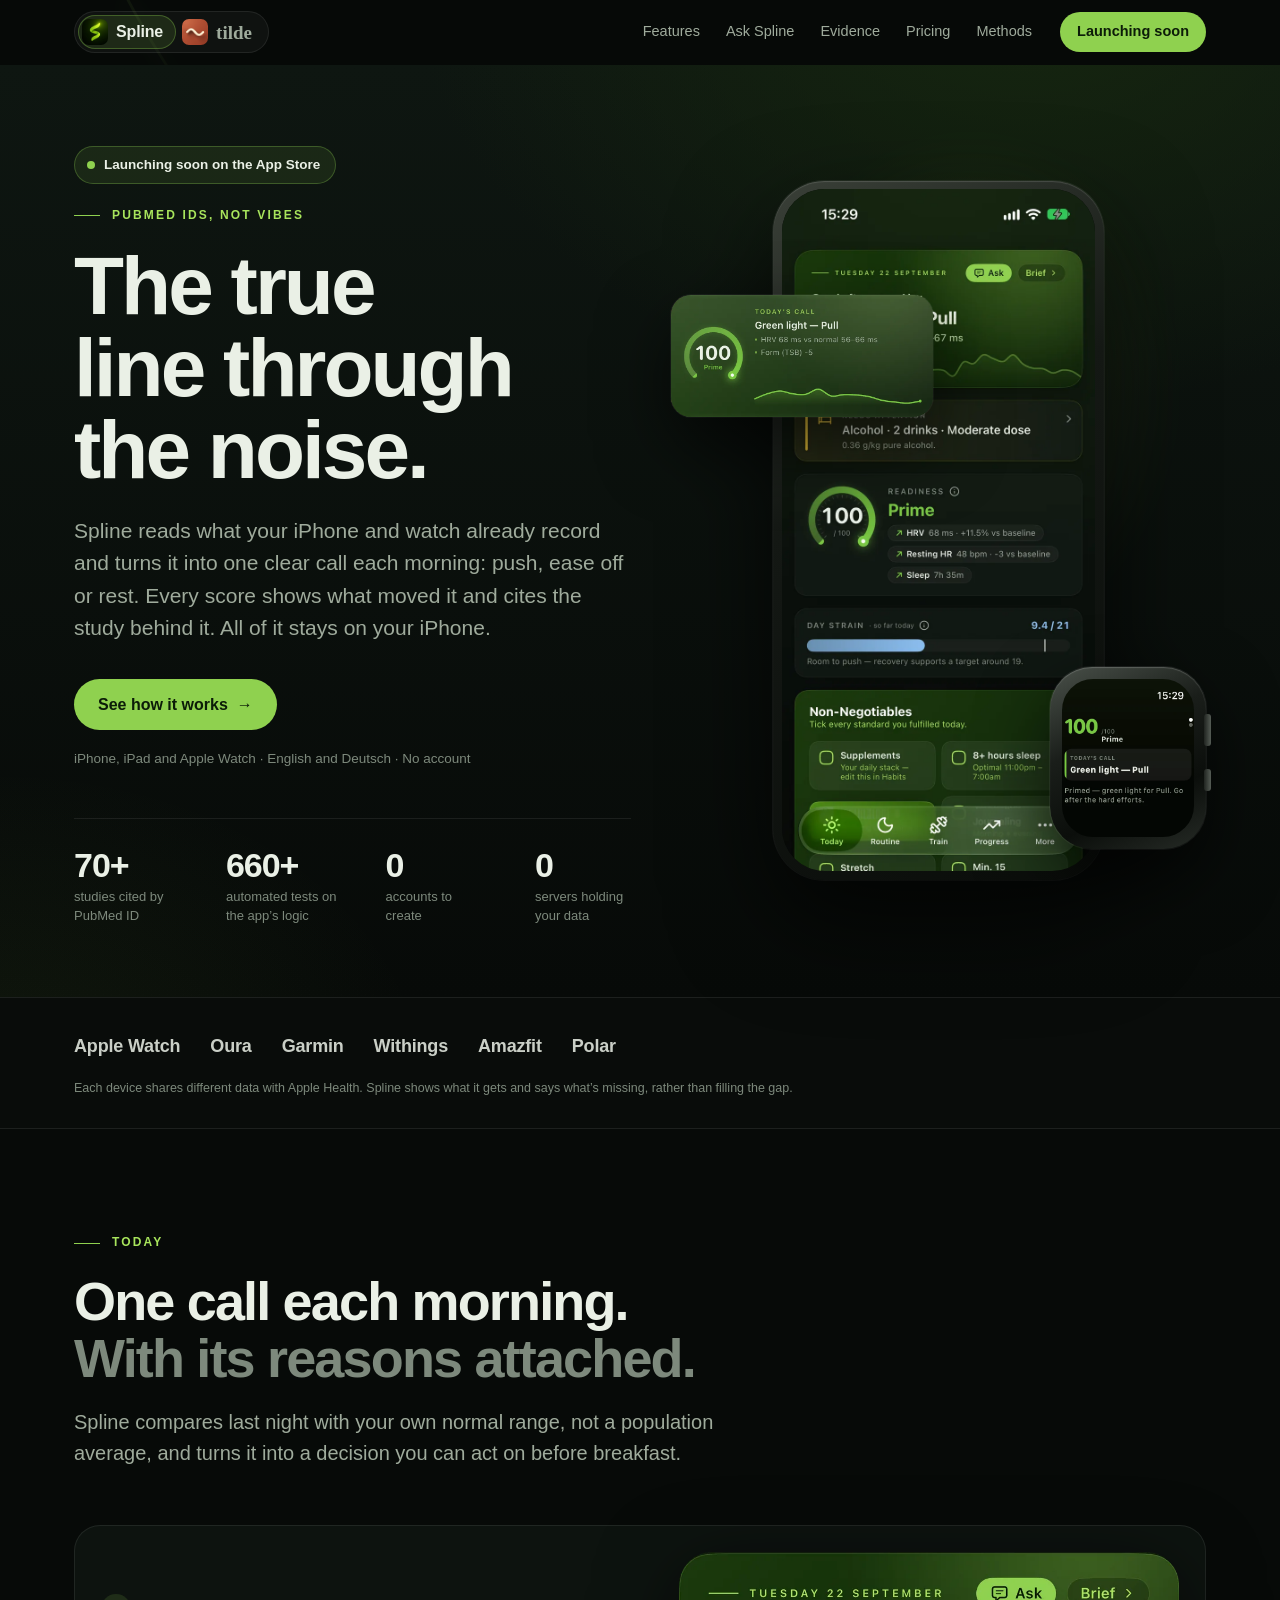
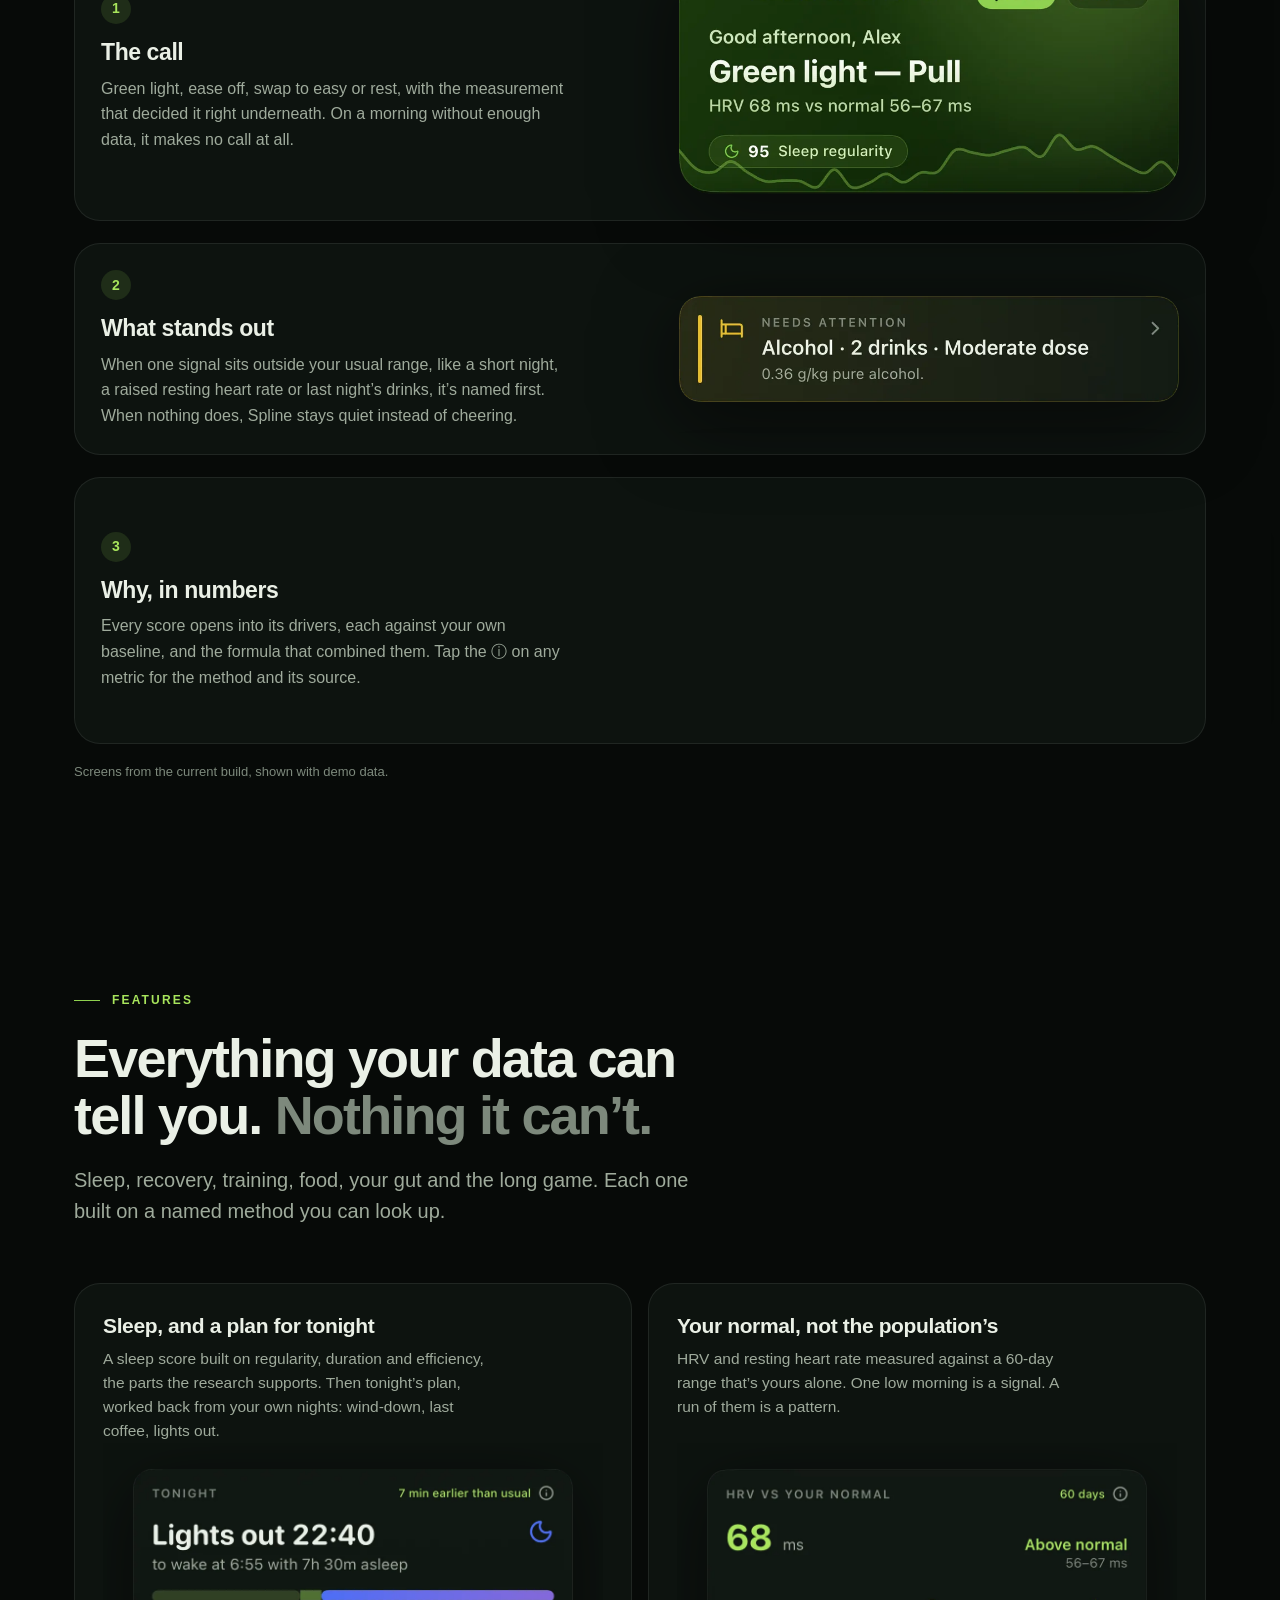
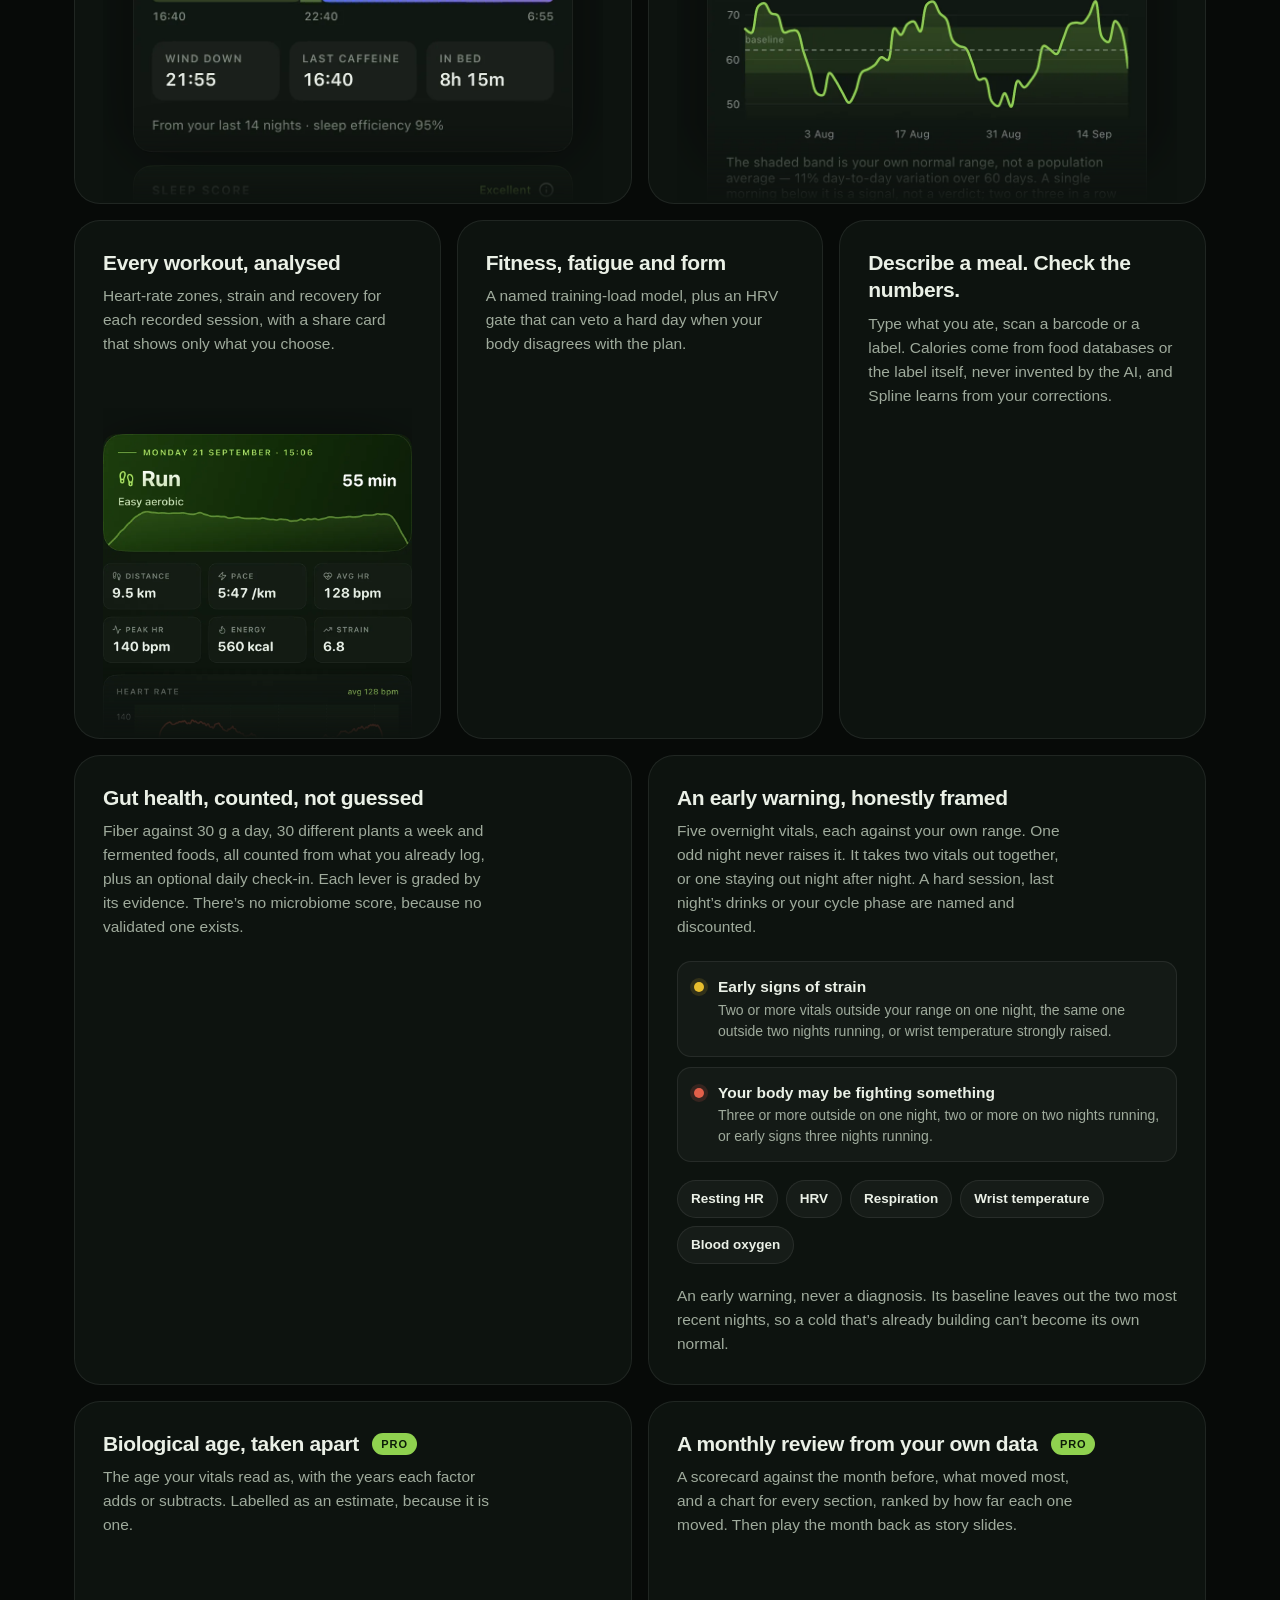
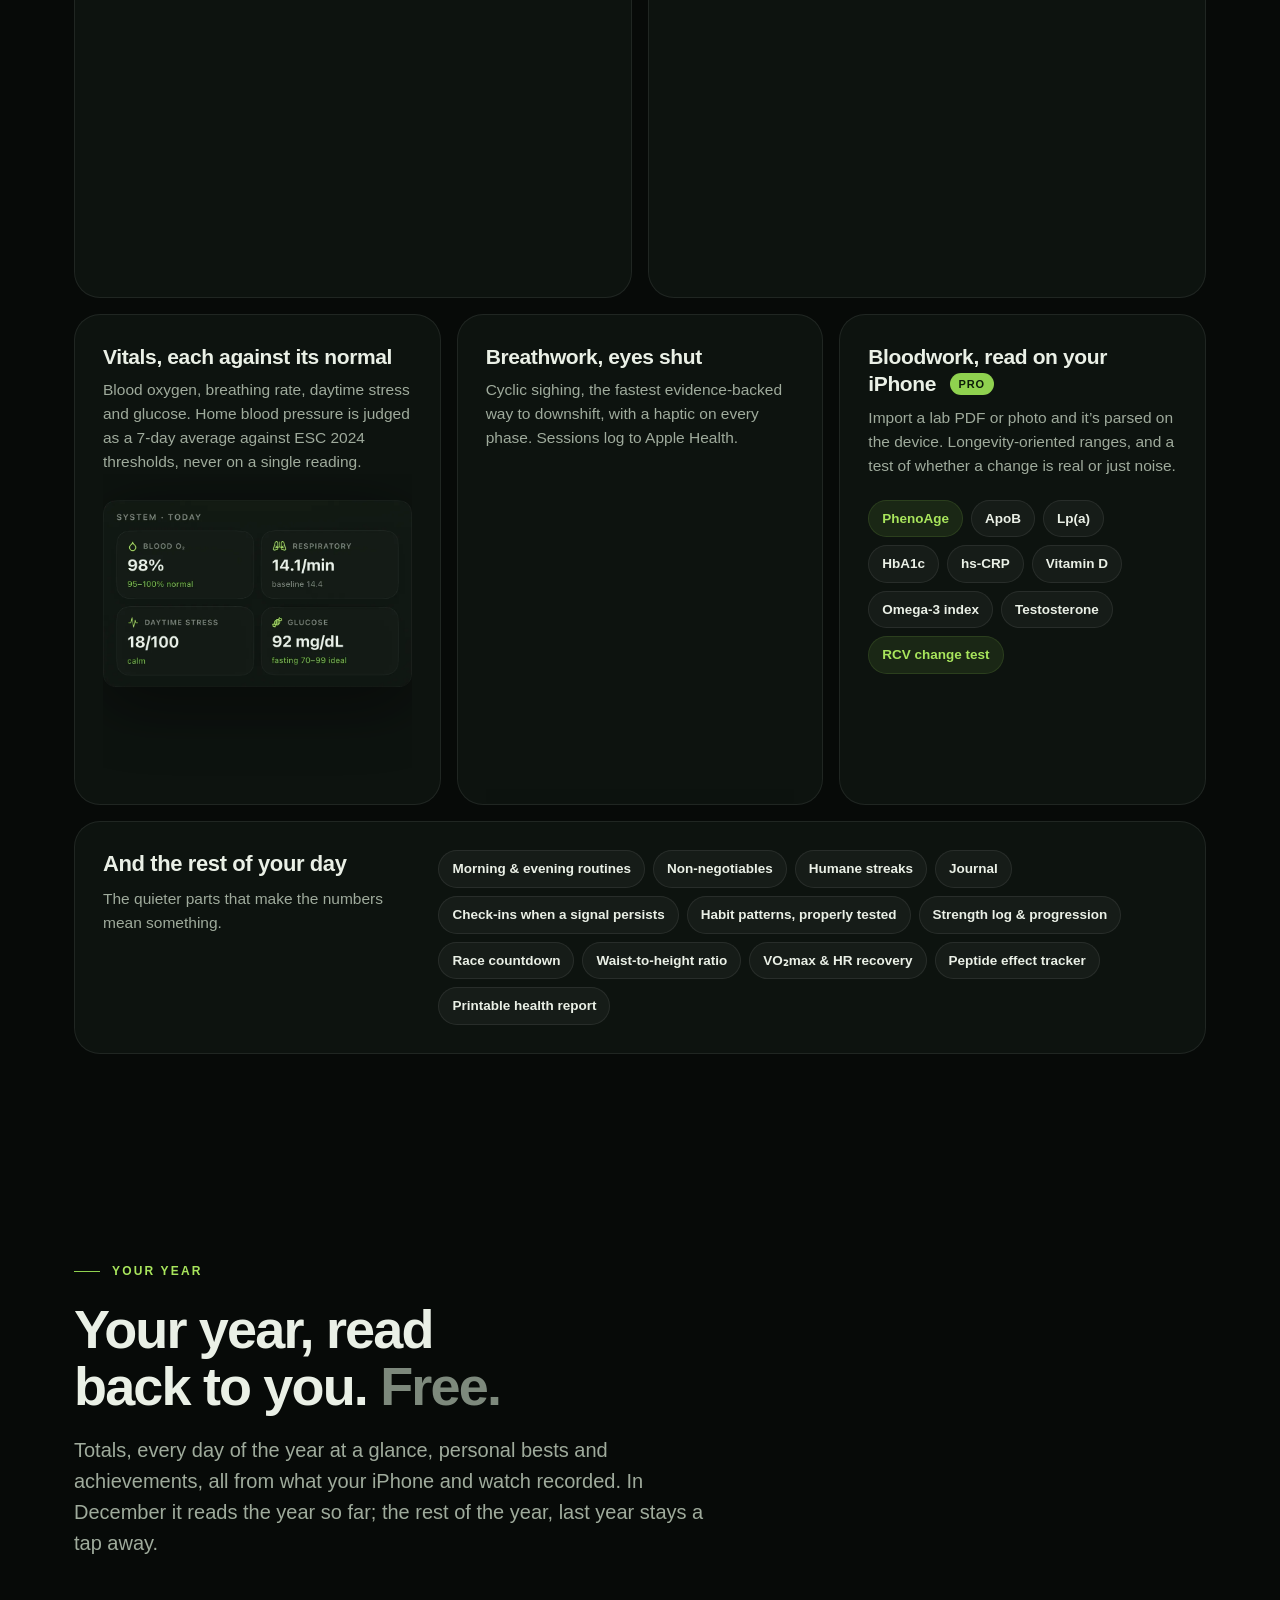
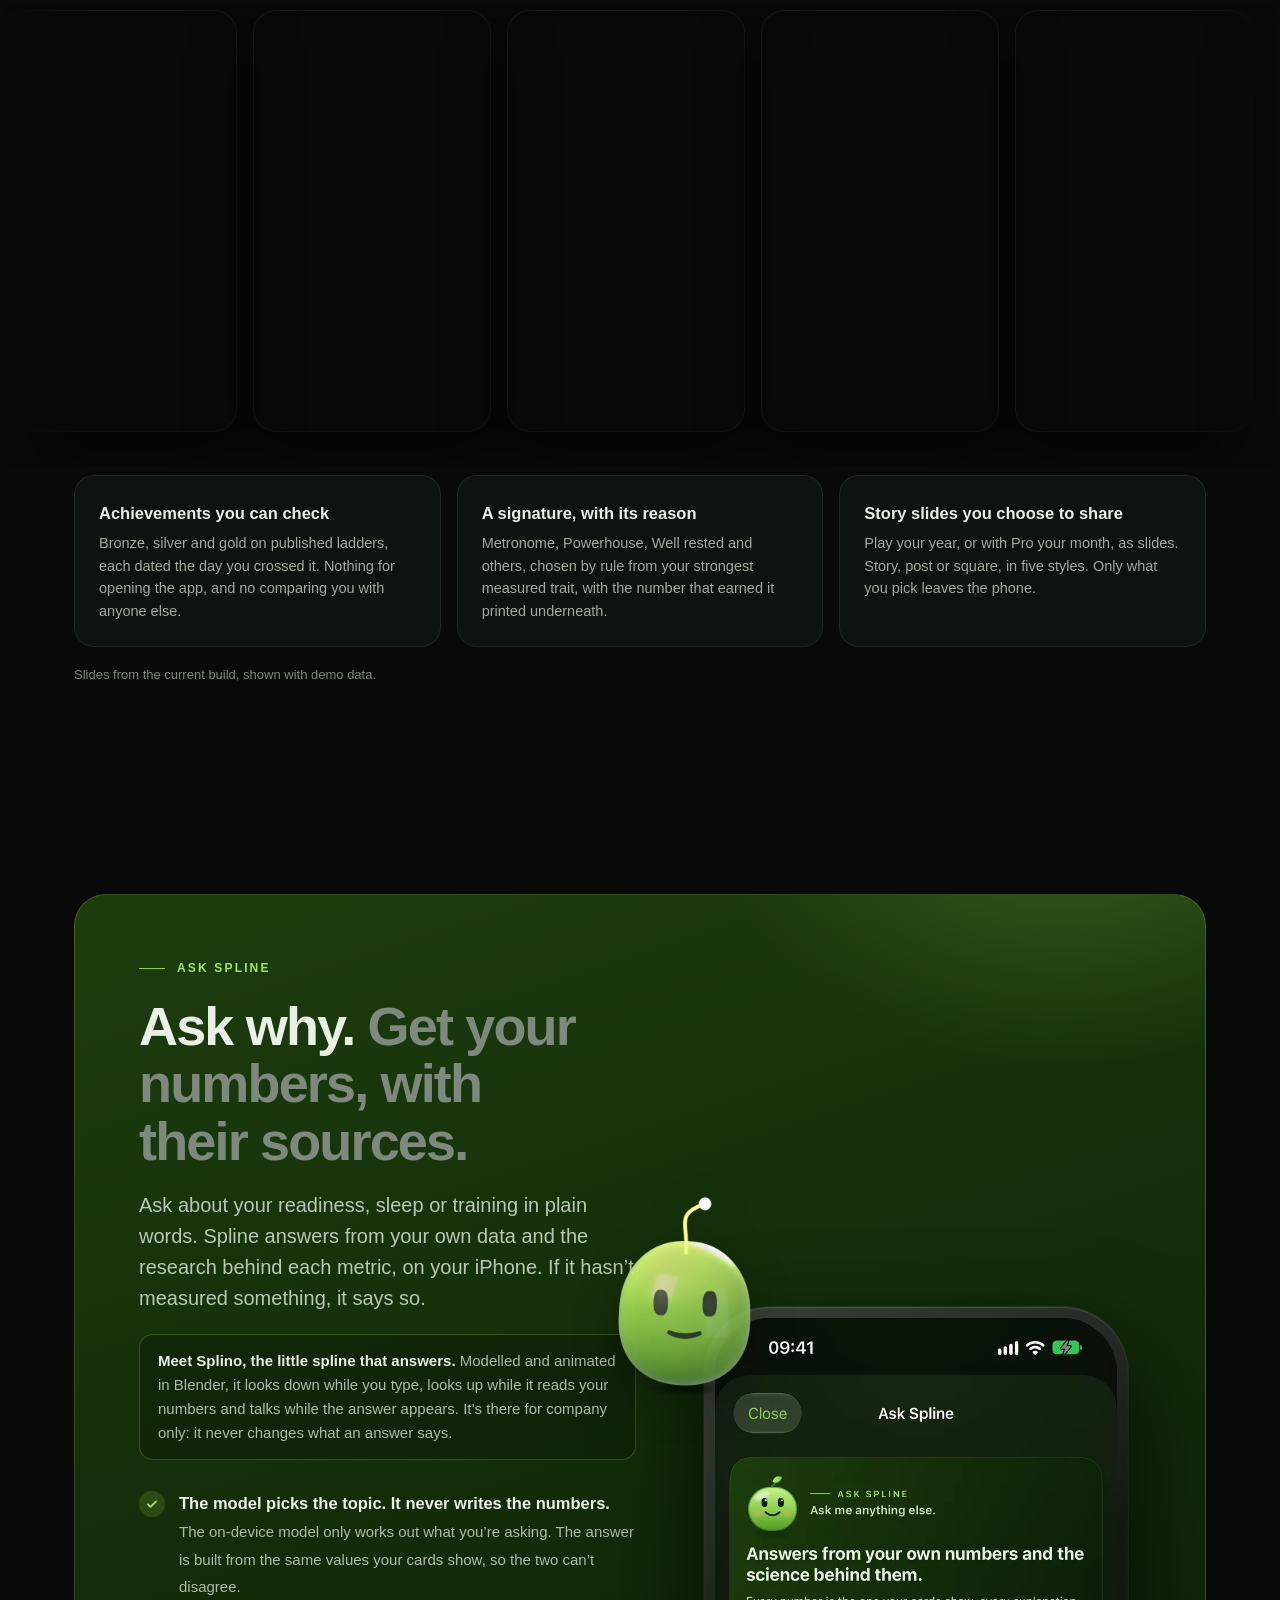
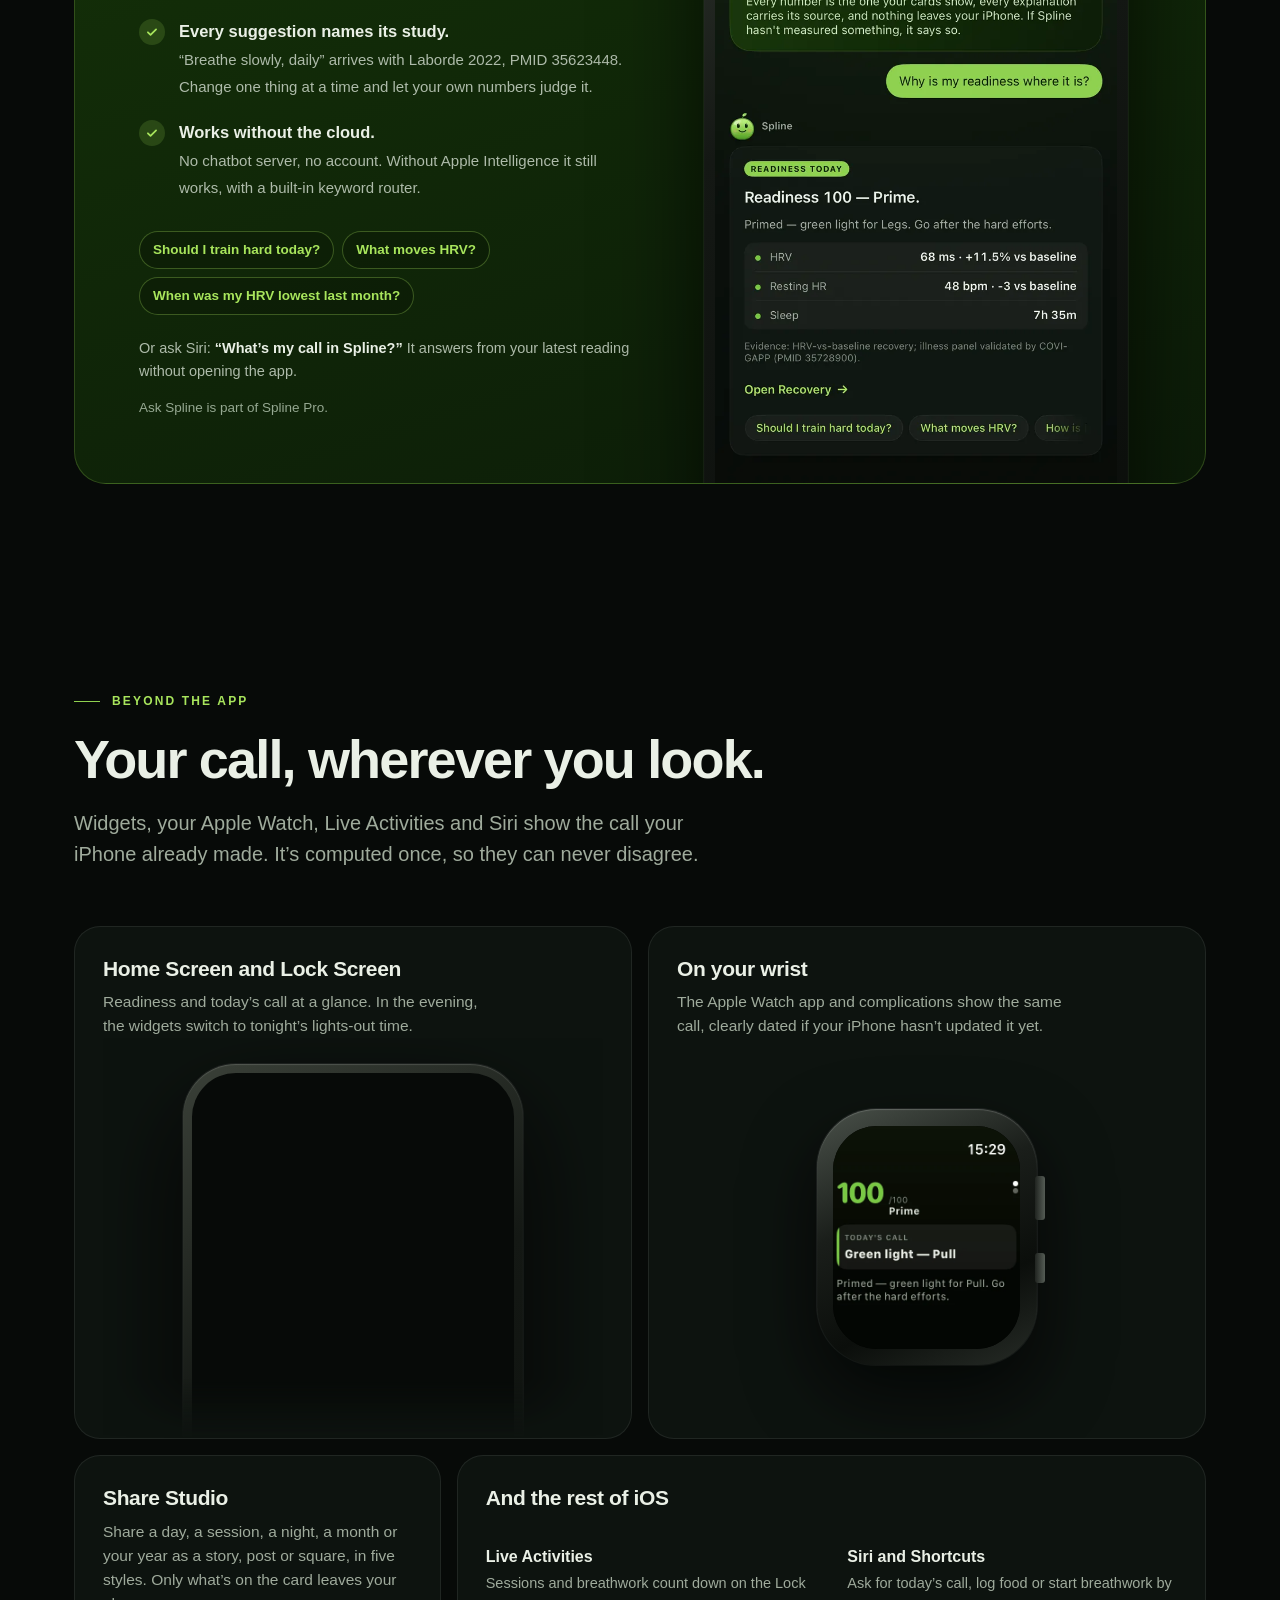
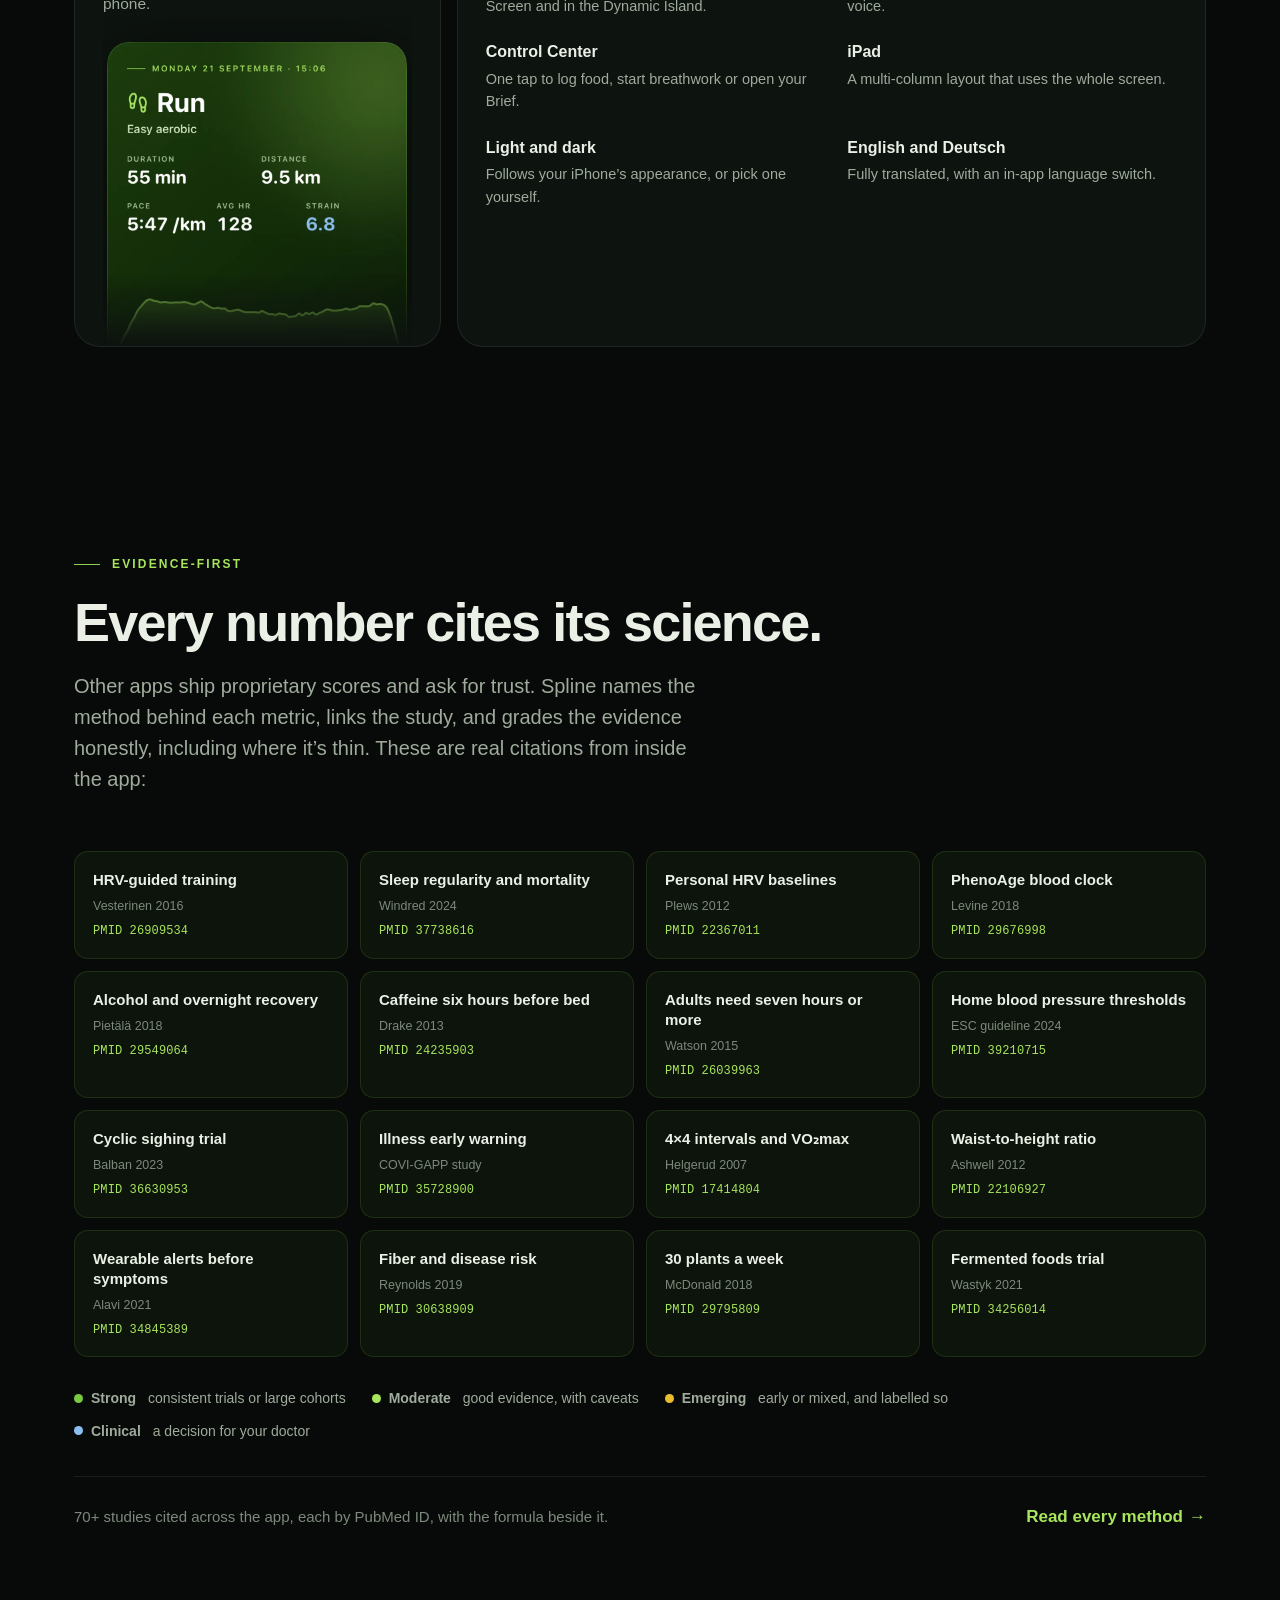
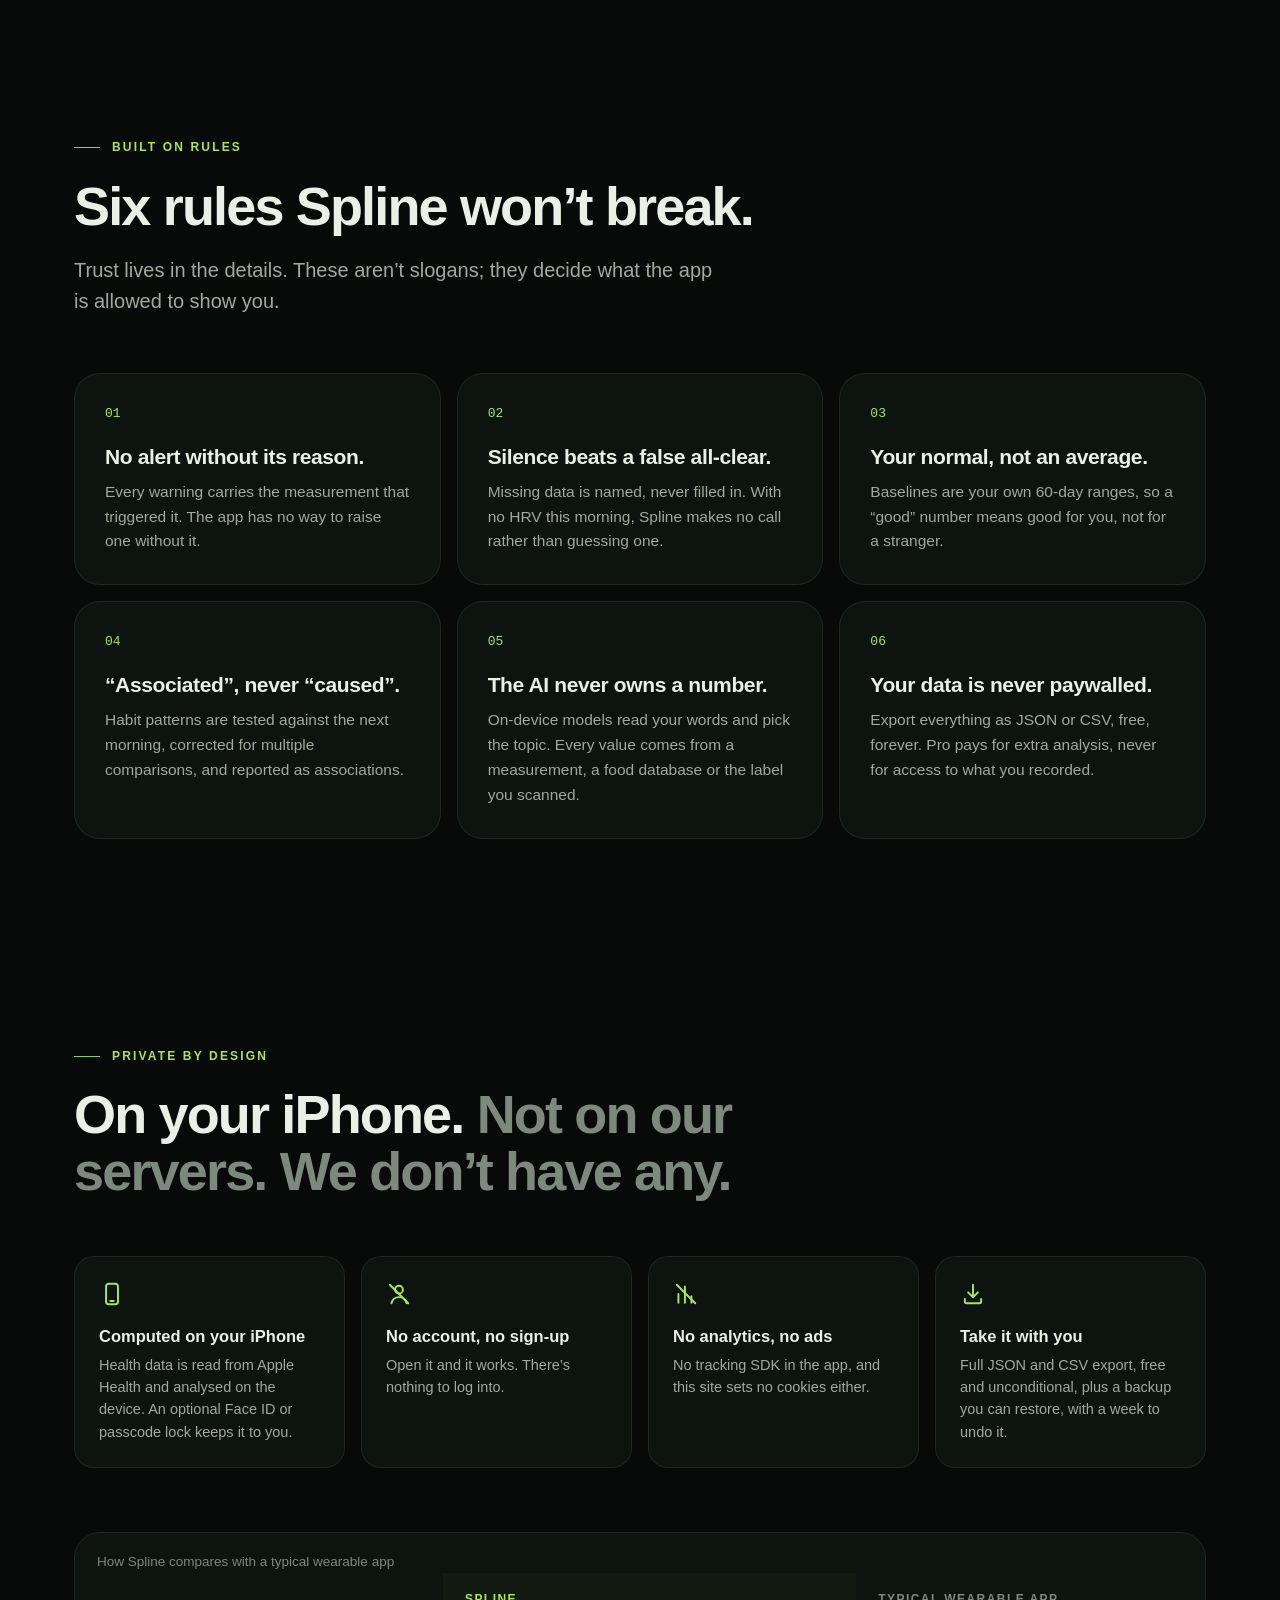
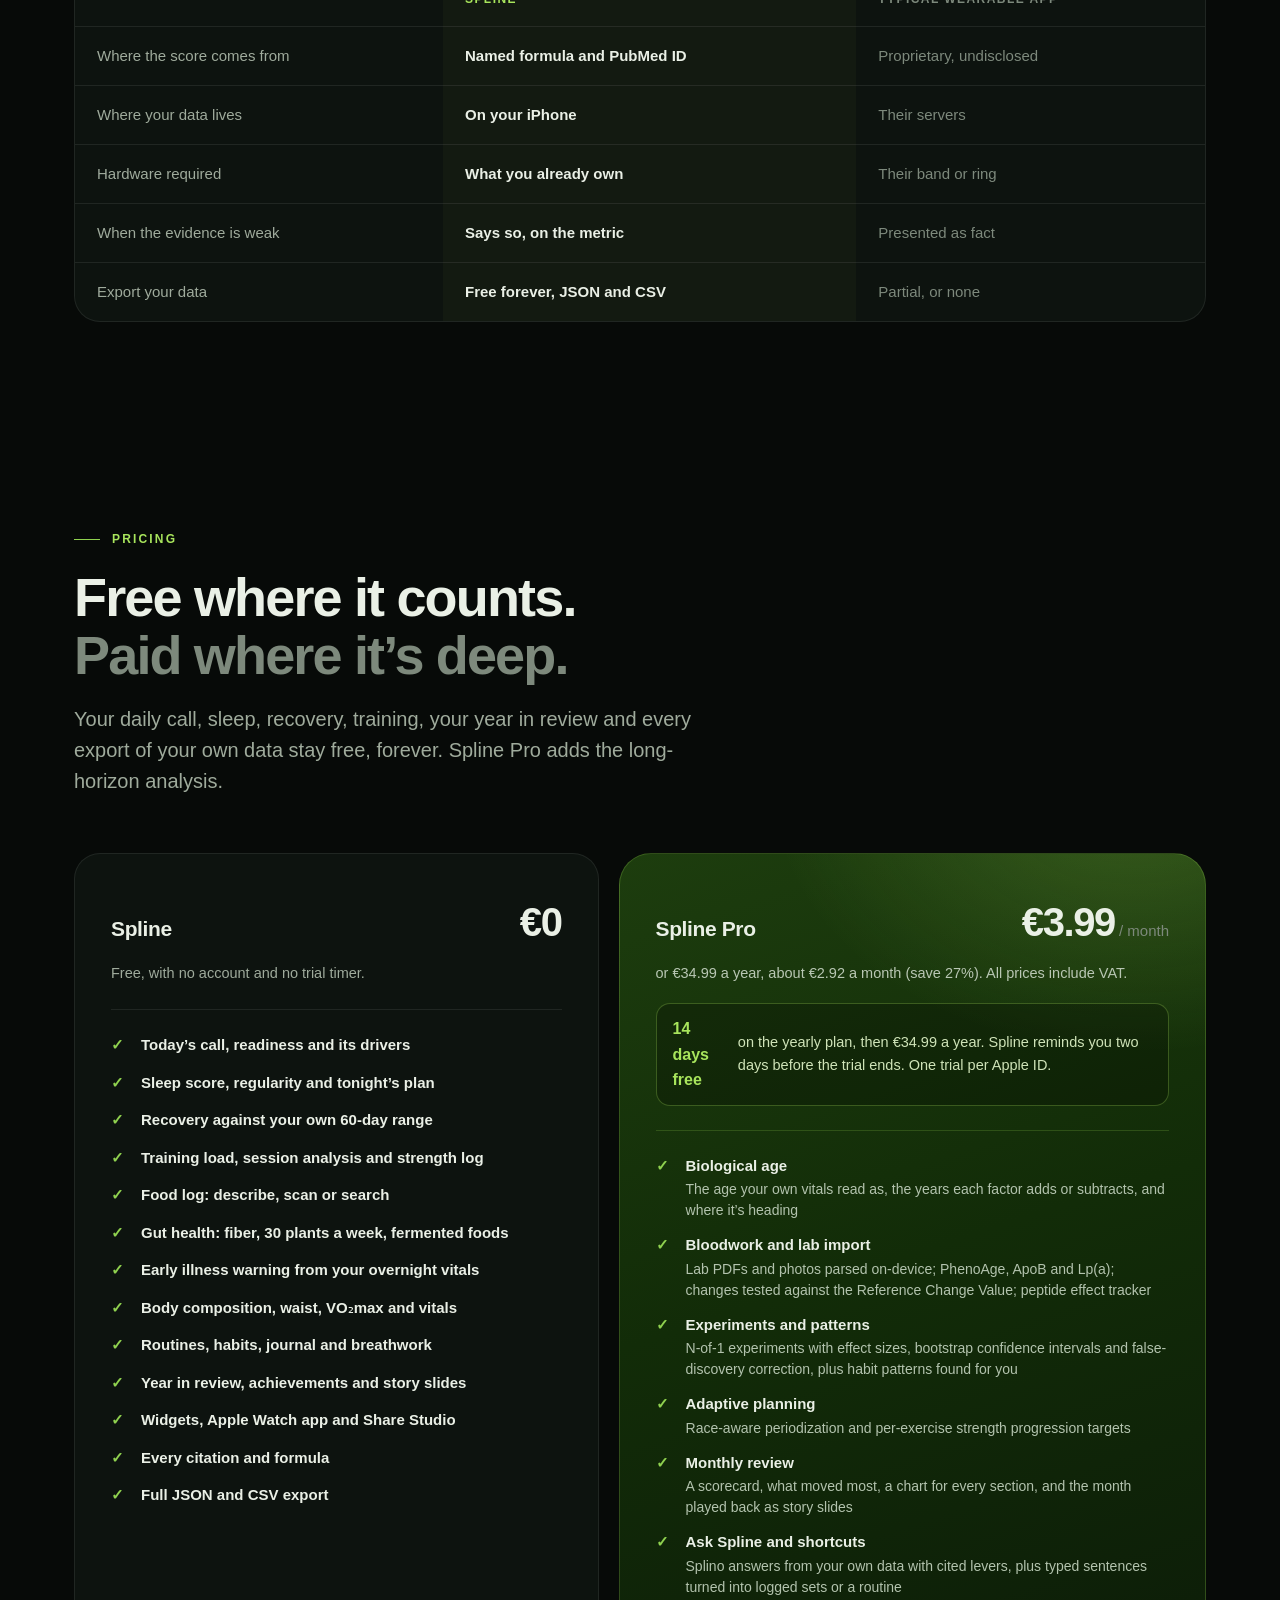
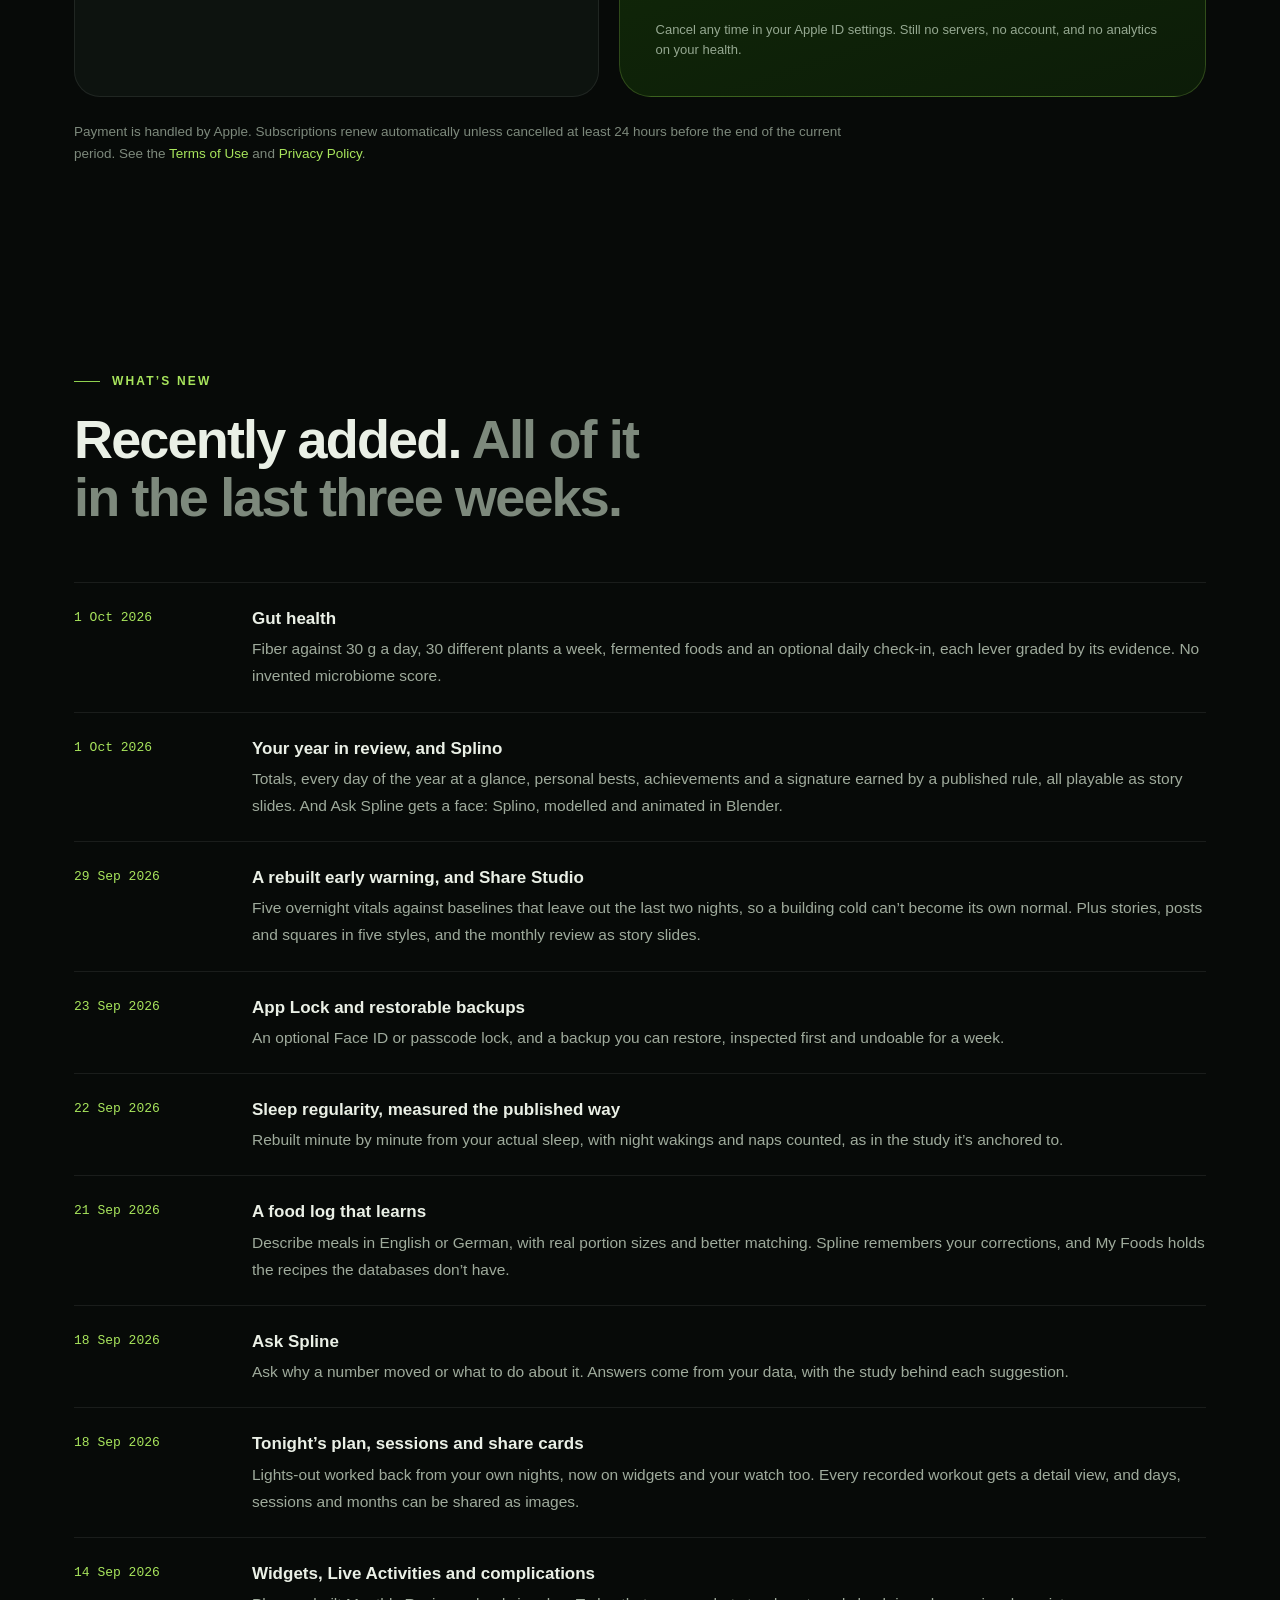
<file: index.html>
<!DOCTYPE html>
<html lang="en">
<head>
<meta charset="UTF-8">
<meta name="viewport" content="width=device-width, initial-scale=1.0">
<title>Spline Health &mdash; HRV, sleep &amp; recovery app for iPhone and Apple Watch</title>
<meta name="description" content="One clear call each morning from the iPhone and Apple Watch you already own: push, ease off or rest. HRV, sleep and recovery, every score cited, all on-device.">
<meta name="robots" content="max-image-preview:large">
<link rel="canonical" href="https://www.spline-health.com/">
<meta property="og:site_name" content="Spline Health">
<meta property="og:title" content="Spline &mdash; The true line through the noise">
<meta property="og:description" content="One clear call each morning, with its reasons attached and its science cited. PubMed IDs, not vibes.">
<meta property="og:type" content="website">
<meta property="og:url" content="https://www.spline-health.com/">
<meta property="og:image" content="https://www.spline-health.com/assets/og.jpg">
<meta property="og:image:width" content="1200">
<meta property="og:image:height" content="627">
<meta property="og:image:alt" content="Spline: The true line through the noise. One clear call each morning, with its science cited.">
<meta name="twitter:card" content="summary_large_image">
<meta name="theme-color" content="#070a08">
<meta name="color-scheme" content="dark">
<link rel="icon" href="/favicon.svg" type="image/svg+xml">
<link rel="apple-touch-icon" href="assets/apple-touch-icon.png">
<link rel="stylesheet" href="assets/site.css?v=20261016b">
<link rel="stylesheet" href="assets/device.css?v=20261004">
<!-- Without JS nothing would ever add .in, so show the scroll-reveal content as-is. -->
<noscript><style>.reveal { opacity: 1; transform: none; }</style></noscript>
<!-- Structured data: who makes Spline, what the app is and costs, and the FAQ below.
     Every value here is also visible on the page; keep the two in step. Once the App Store
     listing is live, add its URL to the app as "installUrl" and to both nodes' "sameAs". -->
<script type="application/ld+json">
{
  "@context": "https://schema.org",
  "@graph": [
    {
      "@type": "Organization",
      "@id": "https://www.spline-health.com/#organization",
      "name": "Spline",
      "alternateName": "Spline Health",
      "url": "https://www.spline-health.com/",
      "logo": {
        "@type": "ImageObject",
        "url": "https://www.spline-health.com/assets/apple-touch-icon.png",
        "width": 180,
        "height": 180
      },
      "email": "health.spline.app@gmail.com",
      "address": { "@type": "PostalAddress", "addressCountry": "DE" },
      "disambiguatingDescription": "Maker of the Spline Health app for iPhone and Apple Watch. Not related to Spline, the 3D design tool."
    },
    {
      "@type": "WebSite",
      "@id": "https://www.spline-health.com/#website",
      "url": "https://www.spline-health.com/",
      "name": "Spline Health",
      "alternateName": "Spline",
      "inLanguage": "en",
      "publisher": { "@id": "https://www.spline-health.com/#organization" }
    },
    {
      "@type": "MobileApplication",
      "@id": "https://www.spline-health.com/#app",
      "name": "Spline",
      "alternateName": "Spline Health",
      "url": "https://www.spline-health.com/",
      "description": "An evidence-based health and training app for iPhone, iPad and Apple Watch. It reads what your devices already record in Apple Health and turns it into one clear call each morning: push, ease off or rest. Every score shows what moved it and cites the study behind it by PubMed ID, and all analysis runs on the iPhone.",
      "disambiguatingDescription": "A health and training app for iPhone and Apple Watch, not Spline, the 3D design tool.",
      "applicationCategory": "HealthApplication",
      "applicationSubCategory": "Health & Fitness",
      "operatingSystem": "iOS 17 or later",
      "availableOnDevice": "iPhone, iPad, Apple Watch",
      "inLanguage": ["en", "de"],
      "isAccessibleForFree": true,
      "image": "https://www.spline-health.com/assets/og.jpg",
      "screenshot": [
        "https://www.spline-health.com/assets/screens/today.webp",
        "https://www.spline-health.com/assets/screens/ask.webp",
        "https://www.spline-health.com/assets/screens/home.webp"
      ],
      "featureList": [
        "One training call each morning from overnight HRV: push, ease off or rest",
        "Readiness against your own 60-day baseline, with every driver shown",
        "Sleep score from regularity, duration and efficiency, plus a plan for tonight",
        "Training load (fitness, fatigue and form) and analysis of every workout",
        "Food log by description, barcode or label, matched to food databases",
        "Gut health: fiber, 30 plants a week and fermented foods",
        "Early illness warning from five overnight vitals",
        "Biological age and PhenoAge from imported bloodwork (Pro)",
        "Ask Spline: answers from your own data, with the study behind each suggestion (Pro)",
        "Year in review, achievements and story slides",
        "Widgets, Apple Watch app, Live Activities and Siri",
        "Full JSON and CSV export, free"
      ],
      "offers": [
        {
          "@type": "Offer",
          "name": "Spline",
          "price": "0",
          "priceCurrency": "EUR"
        },
        {
          "@type": "Offer",
          "name": "Spline Pro, monthly",
          "price": "3.99",
          "priceCurrency": "EUR",
          "priceSpecification": {
            "@type": "UnitPriceSpecification",
            "price": "3.99",
            "priceCurrency": "EUR",
            "billingDuration": "P1M",
            "valueAddedTaxIncluded": true
          }
        },
        {
          "@type": "Offer",
          "name": "Spline Pro, yearly",
          "price": "34.99",
          "priceCurrency": "EUR",
          "priceSpecification": {
            "@type": "UnitPriceSpecification",
            "price": "34.99",
            "priceCurrency": "EUR",
            "billingDuration": "P1Y",
            "valueAddedTaxIncluded": true
          }
        }
      ],
      "publisher": { "@id": "https://www.spline-health.com/#organization" }
    },
    {
      "@type": "FAQPage",
      "@id": "https://www.spline-health.com/#faq",
      "mainEntity": [
        {
          "@type": "Question",
          "name": "What is Spline?",
          "acceptedAnswer": { "@type": "Answer", "text": "Spline is a health and training app for iPhone, iPad and Apple Watch; on the App Store it’s called Spline Health. It reads what your devices already record in Apple Health, such as HRV, resting heart rate, sleep and workouts, and turns it into one clear call each morning: push, ease off or rest. Every score shows what moved it and cites the study behind it by PubMed ID." }
        },
        {
          "@type": "Question",
          "name": "Do I need to buy a band or ring?",
          "acceptedAnswer": { "@type": "Answer", "text": "No. Spline has no hardware of its own. It reads Apple Health, so it works with an Apple Watch, Oura, Garmin, Withings, Amazfit or Polar device. The morning call is built on overnight HRV, so a device that records HRV gives you the most. An Apple Watch covers HRV, sleep and workouts best; Garmin doesn’t share HRV with Apple Health." }
        },
        {
          "@type": "Question",
          "name": "Is Spline free?",
          "acceptedAnswer": { "@type": "Answer", "text": "Yes. Today’s call, sleep, recovery, training, the food log, gut health, the early illness warning, your year in review and full JSON and CSV export are free, with no account and no trial timer. Spline Pro costs €3.99 a month or €34.99 a year, with a 14-day free trial on the yearly plan, and adds biological age, bloodwork import, experiments, adaptive planning, the monthly review and Ask Spline." }
        },
        {
          "@type": "Question",
          "name": "Where is my health data stored?",
          "acceptedAnswer": { "@type": "Answer", "text": "On your iPhone. Spline reads Apple Health and does its analysis on the device. There’s no account and no Spline server, so there’s nowhere else for your data to go, and the app has no analytics or advertising SDK. An optional Face ID or passcode lock keeps it to you." }
        },
        {
          "@type": "Question",
          "name": "How is the readiness score calculated?",
          "acceptedAnswer": { "@type": "Answer", "text": "Readiness starts at 100. HRV against your own baseline adds or subtracts the most; a resting heart rate above baseline, sleep under about 7 hours or over about 8.5, and a raised breathing rate or wrist temperature subtract. 80 and above reads Prime, 60–79 Good, 40–59 Moderate and below 40 Low. Every formula is on the Methods page." }
        },
        {
          "@type": "Question",
          "name": "Can Spline warn me before I get ill?",
          "acceptedAnswer": { "@type": "Answer", "text": "It can flag early signs. Spline watches five overnight vitals, resting heart rate, HRV, respiratory rate, wrist temperature and blood oxygen, each against your own range. One odd night never raises it: it takes two vitals out together, or one staying out night after night. A hard session, last night’s drinks or your cycle phase are named and discounted. It’s an early warning, never a diagnosis." }
        },
        {
          "@type": "Question",
          "name": "How is Spline different from other wearable apps?",
          "acceptedAnswer": { "@type": "Answer", "text": "Most wearable apps ship proprietary scores, keep your data on their servers and need their own band or ring. Spline names the formula and the PubMed study behind every score, says so on the metric when the evidence is weak, keeps your data on your iPhone, works with the devices you already own, and lets you export everything as JSON or CSV for free." }
        },
        {
          "@type": "Question",
          "name": "Does Spline use AI?",
          "acceptedAnswer": { "@type": "Answer", "text": "Only to understand your words. Apple’s on-device model reads what you type, such as a meal or a question, and picks the topic; it never writes a number. Values come from your measurements, food databases such as USDA and Open Food Facts, or the label you scanned. Without Apple Intelligence, built-in rules do the same job." }
        },
        {
          "@type": "Question",
          "name": "Is Spline a medical device?",
          "acceptedAnswer": { "@type": "Answer", "text": "No. Spline is an informational fitness and wellbeing tool. It isn’t a medical device under Regulation (EU) 2017/745 and doesn’t diagnose, treat or prevent any disease. Anything the app grades Clinical is a conversation for your doctor." }
        },
        {
          "@type": "Question",
          "name": "When can I get Spline?",
          "acceptedAnswer": { "@type": "Answer", "text": "Spline is launching soon on the App Store as Spline Health, for iPhone and iPad on iOS 17 or later, with an Apple Watch app. It’s fully translated into English and German." }
        }
      ]
    }
  ]
}
</script>
</head>
<body>
<a class="skip" href="#main">Skip to content</a>

<svg id="spine" aria-hidden="true" focusable="false">
  <defs>
    <linearGradient id="spineGrad" x1="0" y1="1" x2="1" y2="0">
      <stop offset="0%" stop-color="#8FD14F" stop-opacity="0.4"/>
      <stop offset="50%" stop-color="#A8E55C" stop-opacity="1"/>
      <stop offset="100%" stop-color="#8FD14F" stop-opacity="0.4"/>
    </linearGradient>
  </defs>
  <path class="spine-glow" fill="none" stroke="#A8E55C" stroke-width="7"
        stroke-linecap="round" opacity="0.22" style="filter:blur(10px)"/>
  <path class="spine-line" fill="none" stroke="url(#spineGrad)" stroke-width="2.2" stroke-linecap="round" opacity="0.5"/>
</svg>

<div class="page">
<nav id="nav">
  <div class="wrap nav-inner">
    <div class="app-switch" role="group" aria-label="Choose an app">
      <a href="/#top" data-app="spline" aria-current="true"><img src="/assets/icon-256.webp" alt="" width="26" height="26"><span>Spline</span></a>
      <a href="/tilde/#top" data-app="tilde" title="Tilde: cycle tracking"><img src="/tilde/assets/icon-256.webp" alt="" width="26" height="26"><span>tilde</span></a>
    </div>
    <div class="nav-links">
      <a href="#features">Features</a>
      <a href="#ask">Ask Spline</a>
      <a href="#evidence">Evidence</a>
      <a href="#pricing">Pricing</a>
      <a href="methods.html">Methods</a>
    </div>
    <a class="btn small" href="#get">Launching soon</a>
  </div>
</nav>

<main id="main">

<!-- ============================== Hero ============================== -->
<header class="hero" id="top">
  <!-- Rendered in Blender (Cycles): one lit spline fitted through a field of noisy samples,
       the tagline made literal. Screen-blended, so the black of the render drops out. -->
  <div class="hero-3d" aria-hidden="true">
    <div class="hero-3d-fade">
      <picture>
        <source media="(max-width: 900px)" srcset="assets/3d/hero-line-tall.webp" width="1200" height="1800">
        <img src="assets/3d/hero-line.webp" width="2880" height="1800" alt="" decoding="async" fetchpriority="low">
      </picture>
    </div>
  </div>
  <div class="wrap hero-grid">
    <div class="hero-copy">
      <p class="soon reveal">Launching soon on the App Store</p>
      <div class="kicker reveal">PubMed IDs, not vibes</div>
      <h1 class="reveal">The true line through the noise.</h1>
      <p class="lede reveal">
        Spline reads what your iPhone and watch already record and turns it into one clear
        call each morning: push, ease off or rest. Every score shows what moved it and cites
        the study behind it. All of it stays on your iPhone.
      </p>
      <div class="hero-ctas reveal">
        <a class="btn" href="#call">See how it works <span class="arrow" aria-hidden="true">&rarr;</span></a>
      </div>
      <p class="hero-meta reveal">iPhone, iPad and Apple Watch &middot; English and Deutsch &middot; No account</p>
      <ul class="proof reveal">
        <li><b>70+</b><span>studies cited by PubMed ID</span></li>
        <li><b>660+</b><span>automated tests on the app&rsquo;s logic</span></li>
        <li><b>0</b><span>accounts to create</span></li>
        <li><b>0</b><span>servers holding your data</span></li>
      </ul>
    </div>

    <div class="hero-visual reveal">
      <div class="device-glow" aria-hidden="true"></div>
      <img class="float-widget" src="assets/ui/widget-m.webp" width="900" height="419"
           alt="Spline medium widget on the Home Screen: readiness 100, Prime, and today's call, Green light for Pull">
      <div class="device">
        <div class="device-frame">
          <div class="device-screen">
            <img src="assets/screens/today.webp" width="700" height="1522" fetchpriority="high"
                 alt="Spline Today screen: the call Green light for Pull because HRV is 68 ms against a normal range of 57 to 67 ms, an alert about last night's two drinks, readiness 100 with its drivers, and day strain">
          </div>
        </div>
      </div>
      <div class="watch">
        <div class="watch-case">
          <div class="watch-screen">
            <img src="assets/ui/watch.webp" width="416" height="496"
                 alt="Spline on Apple Watch: readiness 100, Prime, and today's call, Green light for Pull">
          </div>
        </div>
      </div>
    </div>
  </div>
</header>

<!-- ============================== Works with ============================== -->
<div class="works" aria-label="Compatible devices">
  <div class="wrap works-inner">
    <ul class="works-list">
      <li>Apple Watch</li>
      <li>Oura</li>
      <li>Garmin</li>
      <li>Withings</li>
      <li>Amazfit</li>
      <li>Polar</li>
    </ul>
    <p class="works-note">Each device shares different data with Apple Health. Spline shows what it gets and says what&rsquo;s missing, rather than filling the gap.</p>
  </div>
</div>

<!-- ============================== Today, explained ============================== -->
<section id="call" data-anchor>
  <div class="wrap">
    <header class="sec-head">
      <div class="kicker reveal">Today</div>
      <h2 class="reveal">One call each morning. <span class="dim">With its reasons attached.</span></h2>
      <p class="lede reveal">
        Spline compares last night with your own normal range, not a population average, and
        turns it into a decision you can act on before breakfast.
      </p>
    </header>

    <div class="explain">
      <div class="explain-row reveal">
        <div class="explain-text">
          <span class="step">1</span>
          <h3>The call</h3>
          <p>Green light, ease off, swap to easy or rest, with the measurement that decided it
             right underneath. On a morning without enough data, it makes no call at all.</p>
        </div>
        <div class="explain-ui">
          <img src="assets/ui/hero-call.webp" width="900" height="435" loading="lazy" decoding="async"
               alt="Today's hero card: Good afternoon, Alex. Green light for Pull. HRV 68 ms versus a normal range of 56 to 67 ms. Sleep regularity 95, over a 30-day recovery curve">
        </div>
      </div>
      <div class="explain-row reveal">
        <div class="explain-text">
          <span class="step">2</span>
          <h3>What stands out</h3>
          <p>When one signal sits outside your usual range, like a short night, a raised resting
             heart rate or last night&rsquo;s drinks, it&rsquo;s named first. When nothing does,
             Spline stays quiet instead of cheering.</p>
        </div>
        <div class="explain-ui">
          <img src="assets/ui/lead.webp" width="900" height="191" loading="lazy" decoding="async"
               alt="Needs attention: alcohol, 2 drinks, moderate dose, 0.36 grams per kilogram of pure alcohol">
        </div>
      </div>
      <div class="explain-row reveal">
        <div class="explain-text">
          <span class="step">3</span>
          <h3>Why, in numbers</h3>
          <p>Every score opens into its drivers, each against your own baseline, and the formula
             that combined them. Tap the &#9432; on any metric for the method and its source.</p>
        </div>
        <div class="explain-ui">
          <img src="assets/ui/readiness.webp" width="900" height="383" loading="lazy" decoding="async"
               alt="Readiness 100, Prime. Drivers: HRV 68 ms, 11.5 percent above baseline; resting heart rate 48 bpm, 3 below baseline; sleep 7 hours 35 minutes">
        </div>
      </div>
    </div>
    <p class="demo-note reveal">Screens from the current build, shown with demo data.</p>
  </div>
</section>

<!-- ============================== Features ============================== -->
<section id="features" data-anchor>
  <div class="wrap">
    <header class="sec-head">
      <div class="kicker reveal">Features</div>
      <h2 class="reveal">Everything your data can tell you. <span class="dim">Nothing it can&rsquo;t.</span></h2>
      <p class="lede reveal">Sleep, recovery, training, food, your gut and the long game. Each one built on a named method you can look up.</p>
    </header>

    <div class="bento">
      <article class="tile w3 reveal">
        <h3>Sleep, and a plan for tonight</h3>
        <p>A sleep score built on regularity, duration and efficiency, the parts the research
           supports. Then tonight&rsquo;s plan, worked back from your own nights: wind-down,
           last coffee, lights out.</p>
        <div class="ui stack">
          <img src="assets/ui/tonight.webp" width="900" height="581" loading="lazy" decoding="async"
               alt="Tonight: lights out 22:40 to wake at 6:55 with 7 hours 30 minutes asleep. Wind down 21:55, last caffeine 16:40">
          <img src="assets/ui/sleep-score.webp" width="900" height="854" loading="lazy" decoding="async"
               alt="Sleep score 100, excellent: duration, efficiency and regularity each scored, with a note that stage percentages are deliberately left out">
        </div>
      </article>

      <article class="tile w3 reveal">
        <h3>Your normal, not the population&rsquo;s</h3>
        <p>HRV and resting heart rate measured against a 60-day range that&rsquo;s yours alone.
           One low morning is a signal. A run of them is a pattern.</p>
        <div class="ui">
          <img src="assets/ui/hrv-band.webp" width="900" height="752" loading="lazy" decoding="async"
               alt="HRV versus your normal: 68 ms, above your 56 to 67 ms range, charted over 60 days against a shaded personal band">
        </div>
      </article>

      <article class="tile reveal">
        <h3>Every workout, analysed</h3>
        <p>Heart-rate zones, strain and recovery for each recorded session, with a share card
           that shows only what you choose.</p>
        <div class="ui tight">
          <img src="assets/ui/session.webp" width="900" height="1238" loading="lazy" decoding="async"
               alt="A 55-minute easy aerobic run: 9.5 km at 5:47 per km, average heart rate 128, strain 6.8, with its heart-rate trace">
        </div>
      </article>

      <article class="tile reveal">
        <h3>Fitness, fatigue and form</h3>
        <p>A named training-load model, plus an HRV gate that can veto a hard day when your body
           disagrees with the plan.</p>
        <div class="ui tight">
          <img src="assets/ui/load.webp" width="900" height="875" loading="lazy" decoding="async"
               alt="Training status, productive: fitness 30, fatigue 35, form minus 5, with the form chart and a load ratio of 0.99, in range">
        </div>
      </article>

      <article class="tile reveal">
        <h3>Describe a meal. Check the numbers.</h3>
        <p>Type what you ate, scan a barcode or a label. Calories come from food databases or
           the label itself, never invented by the AI, and Spline learns from your corrections.</p>
        <div class="ui tight">
          <img src="assets/ui/meal.webp" width="900" height="1061" loading="lazy" decoding="async"
               alt="Check before logging, 408 kcal: eggs, sourdough, butter and a flat white, each matched to USDA or Open Food Facts with its portion source">
        </div>
      </article>

      <article class="tile w3 reveal">
        <h3>Gut health, counted, not guessed</h3>
        <p>Fiber against 30&nbsp;g a day, 30 different plants a week and fermented foods, all
           counted from what you already log, plus an optional daily check-in. Each lever is
           graded by its evidence. There&rsquo;s no microbiome score, because no validated one exists.</p>
        <div class="ui">
          <img src="assets/ui/gut.webp" width="900" height="807" loading="lazy" decoding="async"
               alt="Gut health: 31 of 30 grams of fiber today, 28 grams a day this week and 30 grams reached on 4 of 7 days, with a bar per day. 37 of 30 plants this week, and fermented foods on 3 of 7 days">
        </div>
      </article>

      <article class="tile w3 text-only warn reveal">
        <h3>An early warning, honestly framed</h3>
        <p>Five overnight vitals, each against your own range. One odd night never raises it.
           It takes two vitals out together, or one staying out night after night. A hard
           session, last night&rsquo;s drinks or your cycle phase are named and discounted.</p>
        <ol class="ladder" aria-label="How the early warning escalates">
          <li class="l1"><b>Early signs of strain</b><span>Two or more vitals outside your range on one night, the same one outside two nights running, or wrist temperature strongly raised.</span></li>
          <li class="l2"><b>Your body may be fighting something</b><span>Three or more outside on one night, two or more on two nights running, or early signs three nights running.</span></li>
        </ol>
        <ul class="markers" aria-label="Vitals it reads">
          <li>Resting HR</li><li>HRV</li><li>Respiration</li><li>Wrist temperature</li><li>Blood oxygen</li>
        </ul>
        <p class="fine warn-foot">An early warning, never a diagnosis. Its baseline leaves out the two most recent nights, so a cold that&rsquo;s already building can&rsquo;t become its own normal.</p>
      </article>

      <article class="tile w3 reveal">
        <h3>Biological age, taken apart <span class="pro-badge">Pro</span></h3>
        <p>The age your vitals read as, with the years each factor adds or subtracts. Labelled as
           an estimate, because it is one.</p>
        <div class="ui">
          <img src="assets/ui/bio-age.webp" width="900" height="1061" loading="lazy" decoding="async"
               alt="Biological age estimate 18 against a calendar age of 28, with a chart of how many years VO2max, activity, sleep consistency, resting heart rate, HRV, sleep and body fat add or subtract">
        </div>
      </article>

      <article class="tile w3 reveal">
        <h3>A monthly review from your own data <span class="pro-badge">Pro</span></h3>
        <p>A scorecard against the month before, what moved most, and a chart for every
           section, ranked by how far each one moved. Then play the month back as story slides.</p>
        <div class="ui">
          <img src="assets/ui/review.webp" width="900" height="1374" loading="lazy" decoding="async"
               alt="Monthly review: biggest change, sleep up 17 minutes a night. Scorecard of sessions, hours, average sleep, HRV, resting heart rate and perfect days, then what moved most">
        </div>
      </article>

      <article class="tile reveal">
        <h3>Vitals, each against its normal</h3>
        <p>Blood oxygen, breathing rate, daytime stress and glucose. Home blood pressure is judged
           as a 7-day average against ESC 2024 thresholds, never on a single reading.</p>
        <div class="ui tight">
          <img src="assets/ui/vitals.webp" width="900" height="545" loading="lazy" decoding="async"
               alt="System today: blood oxygen 98 percent, respiratory rate 14.1 per minute, daytime stress 18 of 100, glucose 92 mg/dL">
        </div>
      </article>

      <article class="tile reveal">
        <h3>Breathwork, eyes shut</h3>
        <p>Cyclic sighing, the fastest evidence-backed way to downshift, with a haptic on every
           phase. Sessions log to Apple Health.</p>
        <div class="ui tight">
          <img src="assets/ui/breath.webp" width="900" height="815" loading="lazy" decoding="async"
               alt="Cyclic sighing: double inhale, long exhale, shown as a rhythm strip of 3.5, 1 and 7 seconds, citing Balban 2023">
        </div>
      </article>

      <article class="tile text-only reveal">
        <h3>Bloodwork, read on your iPhone <span class="pro-badge">Pro</span></h3>
        <p>Import a lab PDF or photo and it&rsquo;s parsed on the device. Longevity-oriented
           ranges, and a test of whether a change is real or just noise.</p>
        <ul class="markers" aria-label="Examples of tracked markers">
          <li class="hl">PhenoAge</li><li>ApoB</li><li>Lp(a)</li><li>HbA1c</li>
          <li>hs-CRP</li><li>Vitamin D</li><li>Omega-3 index</li><li>Testosterone</li>
          <li class="hl">RCV change test</li>
        </ul>
      </article>

      <article class="tile w6 text-only reveal">
        <div class="also">
          <div>
            <h3>And the rest of your day</h3>
            <p>The quieter parts that make the numbers mean something.</p>
          </div>
          <ul class="markers">
            <li>Morning &amp; evening routines</li><li>Non-negotiables</li><li>Humane streaks</li>
            <li>Journal</li><li>Check-ins when a signal persists</li><li>Habit patterns, properly tested</li>
            <li>Strength log &amp; progression</li><li>Race countdown</li><li>Waist-to-height ratio</li>
            <li>VO&#8322;max &amp; HR recovery</li><li>Peptide effect tracker</li><li>Printable health report</li>
          </ul>
        </div>
      </article>
    </div>
  </div>
</section>

<!-- ============================== Your year ============================== -->
<section id="year" data-anchor>
  <div class="wrap">
    <header class="sec-head">
      <div class="kicker reveal">Your year</div>
      <h2 class="reveal">Your year, read back to you. <span class="dim">Free.</span></h2>
      <p class="lede reveal">
        Totals, every day of the year at a glance, personal bests and achievements, all from what
        your iPhone and watch recorded. In December it reads the year so far; the rest of the year,
        last year stays a tap away.
      </p>
    </header>
  </div>

  <div class="reel reveal" role="region" aria-label="Year in review story slides" tabindex="0">
    <div class="reel-track">
      <img src="assets/story/summary.webp" width="540" height="960" loading="lazy" decoding="async"
           alt="Year in review so far, 2026: signature Metronome, trained in 47 of 50 weeks; 228 sessions, 254 hours, 228 active days and 4,164 km">
      <img src="assets/story/numbers.webp" width="540" height="960" loading="lazy" decoding="async"
           alt="The year in numbers against 2025: 228 sessions, up 23; 254 hours, up 16; 4,164 km; average sleep 7 hours 15 minutes, up 14 minutes; HRV 63 ms, up 5">
      <img src="assets/story/training.webp" width="540" height="960" loading="lazy" decoding="async"
           alt="Training: 228 sessions and 254 hours, active on 228 of 348 days, by month; bike 115 hours, run 75 hours, strength 34 hours">
      <img src="assets/story/everyday.webp" width="540" height="960" loading="lazy" decoding="async"
           alt="Every day of 2026: one square per day for training, brighter when longer, and one per day for recovery, green when recovered">
      <img src="assets/story/records.webp" width="540" height="960" loading="lazy" decoding="async"
           alt="Personal bests: longest session 2 hours 48 minutes, furthest 78.3 km, biggest week 6.4 hours, best recovery 100">
      <img src="assets/story/achievements.webp" width="540" height="960" loading="lazy" decoding="async"
           alt="Achievements: 9 earned in 2026, 3 of them gold, shown as medals with their thresholds">
      <img src="assets/story/sleep.webp" width="540" height="960" loading="lazy" decoding="async"
           alt="Sleep: 7 hours 15 minutes a night on average, 212 of 310 nights at 7 hours or more">
      <img src="assets/story/signature.webp" width="540" height="960" loading="lazy" decoding="async"
           alt="Your 2026 signature: Metronome. You trained in 47 of 50 weeks">
    </div>
  </div>

  <div class="wrap">
    <ul class="year-facts">
      <li class="reveal"><b>Achievements you can check</b><span>Bronze, silver and gold on published ladders, each dated the day you crossed it. Nothing for opening the app, and no comparing you with anyone else.</span></li>
      <li class="reveal"><b>A signature, with its reason</b><span>Metronome, Powerhouse, Well rested and others, chosen by rule from your strongest measured trait, with the number that earned it printed underneath.</span></li>
      <li class="reveal"><b>Story slides you choose to share</b><span>Play your year, or with Pro your month, as slides. Story, post or square, in five styles. Only what you pick leaves the phone.</span></li>
    </ul>
    <p class="demo-note reveal">Slides from the current build, shown with demo data.</p>
  </div>
</section>

<!-- ============================== Ask Spline ============================== -->
<section id="ask" data-anchor>
  <div class="wrap">
    <div class="brand-surface ask reveal">
      <div class="ask-copy">
        <div class="kicker">Ask Spline</div>
        <h2>Ask why. <span class="dim">Get your numbers, with their sources.</span></h2>
        <p class="lede">
          Ask about your readiness, sleep or training in plain words. Spline answers from your own
          data and the research behind each metric, on your iPhone. If it hasn&rsquo;t measured
          something, it says so.
        </p>
        <p class="meet"><b>Meet Splino, the little spline that answers.</b> Modelled and animated
          in Blender, it looks down while you type, looks up while it reads your numbers and talks
          while the answer appears. It&rsquo;s there for company only: it never changes what an
          answer says.</p>
        <ul class="rules-mini">
          <li><div><b>The model picks the topic. It never writes the numbers.</b>
            <span>The on-device model only works out what you&rsquo;re asking. The answer is built
            from the same values your cards show, so the two can&rsquo;t disagree.</span></div></li>
          <li><div><b>Every suggestion names its study.</b>
            <span>&ldquo;Breathe slowly, daily&rdquo; arrives with Laborde 2022, PMID&nbsp;35623448.
            Change one thing at a time and let your own numbers judge it.</span></div></li>
          <li><div><b>Works without the cloud.</b>
            <span>No chatbot server, no account. Without Apple Intelligence it still works, with a
            built-in keyword router.</span></div></li>
        </ul>
        <div class="try" aria-label="Example questions">
          <span>Should I train hard today?</span>
          <span>What moves HRV?</span>
          <span>When was my HRV lowest last month?</span>
        </div>
        <p class="siri">Or ask Siri: <q>What&rsquo;s my call in Spline?</q> It answers from your latest reading without opening the app.</p>
        <p class="fine" style="margin-top:14px;color:#95a891">Ask Spline is part of Spline&nbsp;Pro.</p>
      </div>
      <div class="ask-visual">
        <div class="ask-stage">
          <div class="splino" aria-hidden="true">
            <span class="splino-shadow"></span>
            <span class="splino-body">
              <img class="splino-open" src="assets/3d/splino-open.webp" width="360" height="496" alt="" loading="lazy" decoding="async">
              <img class="splino-blink" src="assets/3d/splino-blink.webp" width="360" height="496" alt="" loading="lazy" decoding="async">
            </span>
          </div>
          <div class="device">
            <div class="device-frame">
              <div class="device-screen">
                <img src="assets/screens/ask.webp" width="700" height="1522" loading="lazy" decoding="async"
                     alt="Ask Spline with Splino at the top. Asked why readiness is where it is, it answers: Readiness 100, Prime, green light for Legs. HRV 68 ms, 11.5 percent above baseline; resting heart rate 48 bpm, 3 below baseline; sleep 7 hours 35 minutes; with its evidence, COVI-GAPP, PMID 35728900">
              </div>
            </div>
          </div>
        </div>
      </div>
    </div>
  </div>
</section>

<!-- ============================== Everywhere ============================== -->
<section id="everywhere" data-anchor>
  <div class="wrap">
    <header class="sec-head">
      <div class="kicker reveal">Beyond the app</div>
      <h2 class="reveal">Your call, wherever you look.</h2>
      <p class="lede reveal">Widgets, your Apple Watch, Live Activities and Siri show the call your
        iPhone already made. It&rsquo;s computed once, so they can never disagree.</p>
    </header>

    <div class="plat">
      <article class="tile home reveal">
        <h3>Home Screen and Lock Screen</h3>
        <p>Readiness and today&rsquo;s call at a glance. In the evening, the widgets switch to
           tonight&rsquo;s lights-out time.</p>
        <div class="ui" style="display:flex;justify-content:center">
          <div class="device">
            <div class="device-frame">
              <div class="device-screen">
                <img src="assets/screens/home.webp" width="700" height="1522" loading="lazy" decoding="async"
                     alt="iPhone Home Screen with a medium Spline widget showing today's call, Green light for Pull, and a small readiness widget showing 100, Prime">
              </div>
            </div>
          </div>
        </div>
      </article>

      <article class="tile wrist reveal">
        <h3>On your wrist</h3>
        <p>The Apple Watch app and complications show the same call, clearly dated if your iPhone
           hasn&rsquo;t updated it yet.</p>
        <div class="ui">
          <div class="watch" style="--w:220px">
            <div class="watch-case">
              <div class="watch-screen">
                <img src="assets/ui/watch.webp" width="416" height="496" loading="lazy" decoding="async"
                     alt="Spline on Apple Watch: readiness 100, Prime. Today's call: Green light for Pull">
              </div>
            </div>
          </div>
        </div>
      </article>

      <article class="tile share reveal">
        <h3>Share Studio</h3>
        <p>Share a day, a session, a night, a month or your year as a story, post or square, in
           five styles. Only what&rsquo;s on the card leaves your phone.</p>
        <div class="ui tight">
          <img src="assets/ui/share.webp" width="900" height="1124" loading="lazy" decoding="async"
               alt="Share card for a run: 55 minutes, 9.5 km, 5:47 per km, average heart rate 128, strain 6.8, with the heart-rate curve and the Spline wordmark">
        </div>
      </article>

      <article class="tile list reveal">
        <h3>And the rest of iOS</h3>
        <ul class="surf">
          <li><b>Live Activities</b><span>Sessions and breathwork count down on the Lock Screen and in the Dynamic Island.</span></li>
          <li><b>Siri and Shortcuts</b><span>Ask for today&rsquo;s call, log food or start breathwork by voice.</span></li>
          <li><b>Control Center</b><span>One tap to log food, start breathwork or open your Brief.</span></li>
          <li><b>iPad</b><span>A multi-column layout that uses the whole screen.</span></li>
          <li><b>Light and dark</b><span>Follows your iPhone&rsquo;s appearance, or pick one yourself.</span></li>
          <li><b>English and Deutsch</b><span>Fully translated, with an in-app language switch.</span></li>
        </ul>
      </article>
    </div>
  </div>
</section>

<!-- ============================== Evidence ============================== -->
<section id="evidence" data-anchor>
  <div class="wrap">
    <header class="sec-head">
      <div class="kicker reveal">Evidence-first</div>
      <h2 class="reveal">Every number cites its science.</h2>
      <p class="lede reveal">
        Other apps ship proprietary scores and ask for trust. Spline names the method behind each
        metric, links the study, and grades the evidence honestly, including where it&rsquo;s thin.
        These are real citations from inside the app:
      </p>
    </header>

    <div class="pmids reveal">
      <a class="pmid" href="https://pubmed.ncbi.nlm.nih.gov/26909534/" target="_blank" rel="noopener"><b>HRV-guided training</b><em>Vesterinen 2016</em><small>PMID 26909534</small></a>
      <a class="pmid" href="https://pubmed.ncbi.nlm.nih.gov/37738616/" target="_blank" rel="noopener"><b>Sleep regularity and mortality</b><em>Windred 2024</em><small>PMID 37738616</small></a>
      <a class="pmid" href="https://pubmed.ncbi.nlm.nih.gov/22367011/" target="_blank" rel="noopener"><b>Personal HRV baselines</b><em>Plews 2012</em><small>PMID 22367011</small></a>
      <a class="pmid" href="https://pubmed.ncbi.nlm.nih.gov/29676998/" target="_blank" rel="noopener"><b>PhenoAge blood clock</b><em>Levine 2018</em><small>PMID 29676998</small></a>
      <a class="pmid" href="https://pubmed.ncbi.nlm.nih.gov/29549064/" target="_blank" rel="noopener"><b>Alcohol and overnight recovery</b><em>Piet&auml;l&auml; 2018</em><small>PMID 29549064</small></a>
      <a class="pmid" href="https://pubmed.ncbi.nlm.nih.gov/24235903/" target="_blank" rel="noopener"><b>Caffeine six hours before bed</b><em>Drake 2013</em><small>PMID 24235903</small></a>
      <a class="pmid" href="https://pubmed.ncbi.nlm.nih.gov/26039963/" target="_blank" rel="noopener"><b>Adults need seven hours or more</b><em>Watson 2015</em><small>PMID 26039963</small></a>
      <a class="pmid" href="https://pubmed.ncbi.nlm.nih.gov/39210715/" target="_blank" rel="noopener"><b>Home blood pressure thresholds</b><em>ESC guideline 2024</em><small>PMID 39210715</small></a>
      <a class="pmid" href="https://pubmed.ncbi.nlm.nih.gov/36630953/" target="_blank" rel="noopener"><b>Cyclic sighing trial</b><em>Balban 2023</em><small>PMID 36630953</small></a>
      <a class="pmid" href="https://pubmed.ncbi.nlm.nih.gov/35728900/" target="_blank" rel="noopener"><b>Illness early warning</b><em>COVI-GAPP study</em><small>PMID 35728900</small></a>
      <a class="pmid" href="https://pubmed.ncbi.nlm.nih.gov/17414804/" target="_blank" rel="noopener"><b>4&times;4 intervals and VO&#8322;max</b><em>Helgerud 2007</em><small>PMID 17414804</small></a>
      <a class="pmid" href="https://pubmed.ncbi.nlm.nih.gov/22106927/" target="_blank" rel="noopener"><b>Waist-to-height ratio</b><em>Ashwell 2012</em><small>PMID 22106927</small></a>
      <a class="pmid" href="https://pubmed.ncbi.nlm.nih.gov/34845389/" target="_blank" rel="noopener"><b>Wearable alerts before symptoms</b><em>Alavi 2021</em><small>PMID 34845389</small></a>
      <a class="pmid" href="https://pubmed.ncbi.nlm.nih.gov/30638909/" target="_blank" rel="noopener"><b>Fiber and disease risk</b><em>Reynolds 2019</em><small>PMID 30638909</small></a>
      <a class="pmid" href="https://pubmed.ncbi.nlm.nih.gov/29795809/" target="_blank" rel="noopener"><b>30 plants a week</b><em>McDonald 2018</em><small>PMID 29795809</small></a>
      <a class="pmid" href="https://pubmed.ncbi.nlm.nih.gov/34256014/" target="_blank" rel="noopener"><b>Fermented foods trial</b><em>Wastyk 2021</em><small>PMID 34256014</small></a>
    </div>

    <div class="grades reveal" aria-label="Evidence grades used in the app">
      <span class="grade"><i style="background:var(--green, #79c942)"></i><b>Strong</b>&nbsp;consistent trials or large cohorts</span>
      <span class="grade"><i style="background:var(--accent-text)"></i><b>Moderate</b>&nbsp;good evidence, with caveats</span>
      <span class="grade"><i style="background:var(--amber)"></i><b>Emerging</b>&nbsp;early or mixed, and labelled so</span>
      <span class="grade"><i style="background:var(--blue)"></i><b>Clinical</b>&nbsp;a decision for your doctor</span>
    </div>

    <div class="evidence-foot reveal">
      <p class="fine" style="font-size:15px">70+ studies cited across the app, each by PubMed ID, with the formula beside it.</p>
      <a class="text-link" href="methods.html">Read every method <span aria-hidden="true">&rarr;</span></a>
    </div>
  </div>
</section>

<!-- ============================== Rules ============================== -->
<section id="rules" data-anchor>
  <div class="wrap">
    <header class="sec-head">
      <div class="kicker reveal">Built on rules</div>
      <h2 class="reveal">Six rules Spline won&rsquo;t break.</h2>
      <p class="lede reveal">Trust lives in the details. These aren&rsquo;t slogans; they decide what the app is allowed to show you.</p>
    </header>
    <ol class="rules">
      <li class="rule reveal">
        <h3>No alert without its reason.</h3>
        <p>Every warning carries the measurement that triggered it. The app has no way to raise one without it.</p>
      </li>
      <li class="rule reveal">
        <h3>Silence beats a false all-clear.</h3>
        <p>Missing data is named, never filled in. With no HRV this morning, Spline makes no call rather than guessing one.</p>
      </li>
      <li class="rule reveal">
        <h3>Your normal, not an average.</h3>
        <p>Baselines are your own 60-day ranges, so a &ldquo;good&rdquo; number means good for you, not for a stranger.</p>
      </li>
      <li class="rule reveal">
        <h3>&ldquo;Associated&rdquo;, never &ldquo;caused&rdquo;.</h3>
        <p>Habit patterns are tested against the next morning, corrected for multiple comparisons, and reported as associations.</p>
      </li>
      <li class="rule reveal">
        <h3>The AI never owns a number.</h3>
        <p>On-device models read your words and pick the topic. Every value comes from a measurement, a food database or the label you scanned.</p>
      </li>
      <li class="rule reveal">
        <h3>Your data is never paywalled.</h3>
        <p>Export everything as JSON or CSV, free, forever. Pro pays for extra analysis, never for access to what you recorded.</p>
      </li>
    </ol>
  </div>
</section>

<!-- ============================== Privacy + compare ============================== -->
<section id="privacy" data-anchor>
  <div class="wrap">
    <header class="sec-head">
      <div class="kicker reveal">Private by design</div>
      <h2 class="reveal">On your iPhone. <span class="dim">Not on our servers. We don&rsquo;t have any.</span></h2>
    </header>
    <ul class="privacy">
      <li class="reveal">
        <svg viewBox="0 0 24 24" fill="none" stroke="#a8e55c" stroke-width="1.8" stroke-linecap="round" stroke-linejoin="round" aria-hidden="true"><rect x="6.5" y="2.5" width="11" height="19" rx="2.6"/><path d="M10.5 18.5h3"/></svg>
        <b>Computed on your iPhone</b><span>Health data is read from Apple Health and analysed on the device. An optional Face&nbsp;ID or passcode lock keeps it to you.</span>
      </li>
      <li class="reveal">
        <svg viewBox="0 0 24 24" fill="none" stroke="#a8e55c" stroke-width="1.8" stroke-linecap="round" stroke-linejoin="round" aria-hidden="true"><circle cx="12" cy="8" r="3.6"/><path d="M5 20.5c.9-3.5 3.7-5.6 7-5.6s6.1 2.1 7 5.6"/><path d="M3.5 3.5l17 17"/></svg>
        <b>No account, no sign-up</b><span>Open it and it works. There&rsquo;s nothing to log into.</span>
      </li>
      <li class="reveal">
        <svg viewBox="0 0 24 24" fill="none" stroke="#a8e55c" stroke-width="1.8" stroke-linecap="round" stroke-linejoin="round" aria-hidden="true"><path d="M5 20v-8M11 20V5M17 20v-6"/><path d="M3.5 3.5l17 17"/></svg>
        <b>No analytics, no ads</b><span>No tracking SDK in the app, and this site sets no cookies either.</span>
      </li>
      <li class="reveal">
        <svg viewBox="0 0 24 24" fill="none" stroke="#a8e55c" stroke-width="1.8" stroke-linecap="round" stroke-linejoin="round" aria-hidden="true"><path d="M12 3.5v11.5M7.5 10.5 12 15l4.5-4.5"/><path d="M4.5 16.5v2.5a1.5 1.5 0 0 0 1.5 1.5h12a1.5 1.5 0 0 0 1.5-1.5v-2.5"/></svg>
        <b>Take it with you</b><span>Full JSON and CSV export, free and unconditional, plus a backup you can restore, with a week to undo it.</span>
      </li>
    </ul>

    <div class="table-scroll reveal">
      <table>
        <caption class="fine" style="caption-side:top;text-align:left;padding:18px 22px 0">How Spline compares with a typical wearable app</caption>
        <thead><tr><th scope="col">&nbsp;</th><th scope="col" class="us">Spline</th><th scope="col">Typical wearable app</th></tr></thead>
        <tbody>
          <tr><td>Where the score comes from</td><td class="us">Named formula and PubMed ID</td><td class="them">Proprietary, undisclosed</td></tr>
          <tr><td>Where your data lives</td><td class="us">On your iPhone</td><td class="them">Their servers</td></tr>
          <tr><td>Hardware required</td><td class="us">What you already own</td><td class="them">Their band or ring</td></tr>
          <tr><td>When the evidence is weak</td><td class="us">Says so, on the metric</td><td class="them">Presented as fact</td></tr>
          <tr><td>Export your data</td><td class="us">Free forever, JSON and CSV</td><td class="them">Partial, or none</td></tr>
        </tbody>
      </table>
    </div>
  </div>
</section>

<!-- ============================== Pricing ============================== -->
<section id="pricing" data-anchor>
  <div class="wrap">
    <header class="sec-head">
      <div class="kicker reveal">Pricing</div>
      <h2 class="reveal">Free where it counts. <span class="dim">Paid where it&rsquo;s deep.</span></h2>
      <p class="lede reveal">
        Your daily call, sleep, recovery, training, your year in review and every export of your
        own data stay free, forever. Spline&nbsp;Pro adds the long-horizon analysis.
      </p>
    </header>

    <div class="price-grid">
      <div class="card price-card reveal">
        <div class="price-head"><h3>Spline</h3><div class="price"><b>&euro;0</b></div></div>
        <p class="price-note">Free, with no account and no trial timer.</p>
        <hr>
        <ul>
          <li><b>Today&rsquo;s call, readiness and its drivers</b></li>
          <li><b>Sleep score, regularity and tonight&rsquo;s plan</b></li>
          <li><b>Recovery against your own 60-day range</b></li>
          <li><b>Training load, session analysis and strength log</b></li>
          <li><b>Food log: describe, scan or search</b></li>
          <li><b>Gut health: fiber, 30 plants a week, fermented foods</b></li>
          <li><b>Early illness warning from your overnight vitals</b></li>
          <li><b>Body composition, waist, VO&#8322;max and vitals</b></li>
          <li><b>Routines, habits, journal and breathwork</b></li>
          <li><b>Year in review, achievements and story slides</b></li>
          <li><b>Widgets, Apple Watch app and Share Studio</b></li>
          <li><b>Every citation and formula</b></li>
          <li><b>Full JSON and CSV export</b></li>
        </ul>
      </div>

      <div class="brand-surface price-card is-pro reveal">
        <div class="price-head"><h3>Spline Pro</h3><div class="price"><b>&euro;3.99</b><span>/ month</span></div></div>
        <p class="price-note" style="color:#b9c7b4">or &euro;34.99 a year, about &euro;2.92 a month (save 27%). All prices include VAT.</p>
        <div class="intro"><b>14 days free</b><span>on the yearly plan, then &euro;34.99 a year. Spline reminds you two days before the trial ends. One trial per Apple ID.</span></div>
        <hr>
        <ul>
          <li><b>Biological age</b><span>The age your own vitals read as, the years each factor adds or subtracts, and where it&rsquo;s heading</span></li>
          <li><b>Bloodwork and lab import</b><span>Lab PDFs and photos parsed on-device; PhenoAge, ApoB and Lp(a); changes tested against the Reference Change Value; peptide effect tracker</span></li>
          <li><b>Experiments and patterns</b><span>N-of-1 experiments with effect sizes, bootstrap confidence intervals and false-discovery correction, plus habit patterns found for you</span></li>
          <li><b>Adaptive planning</b><span>Race-aware periodization and per-exercise strength progression targets</span></li>
          <li><b>Monthly review</b><span>A scorecard, what moved most, a chart for every section, and the month played back as story slides</span></li>
          <li><b>Ask Spline and shortcuts</b><span>Splino answers from your own data with cited levers, plus typed sentences turned into logged sets or a routine</span></li>
        </ul>
        <p class="price-fine">Cancel any time in your Apple ID settings. Still no servers, no account, and no analytics on your health.</p>
      </div>
    </div>
    <p class="fine price-legal reveal">
      Payment is handled by Apple. Subscriptions renew automatically unless cancelled at least
      24&nbsp;hours before the end of the current period. See the
      <a href="terms.html">Terms of Use</a> and <a href="privacy.html">Privacy Policy</a>.
    </p>
  </div>
</section>

<!-- ============================== Recently added ============================== -->
<section id="new" data-anchor>
  <div class="wrap">
    <header class="sec-head">
      <div class="kicker reveal">What&rsquo;s new</div>
      <h2 class="reveal">Recently added. <span class="dim">All of it in the last three weeks.</span></h2>
    </header>
    <ol class="log reveal">
      <li><time datetime="2026-10-01">1 Oct 2026</time><div><b>Gut health</b><span>Fiber against 30&nbsp;g a day, 30 different plants a week, fermented foods and an optional daily check-in, each lever graded by its evidence. No invented microbiome score.</span></div></li>
      <li><time datetime="2026-10-01">1 Oct 2026</time><div><b>Your year in review, and Splino</b><span>Totals, every day of the year at a glance, personal bests, achievements and a signature earned by a published rule, all playable as story slides. And Ask Spline gets a face: Splino, modelled and animated in Blender.</span></div></li>
      <li><time datetime="2026-09-29">29 Sep 2026</time><div><b>A rebuilt early warning, and Share Studio</b><span>Five overnight vitals against baselines that leave out the last two nights, so a building cold can&rsquo;t become its own normal. Plus stories, posts and squares in five styles, and the monthly review as story slides.</span></div></li>
      <li><time datetime="2026-09-23">23 Sep 2026</time><div><b>App Lock and restorable backups</b><span>An optional Face&nbsp;ID or passcode lock, and a backup you can restore, inspected first and undoable for a week.</span></div></li>
      <li><time datetime="2026-09-22">22 Sep 2026</time><div><b>Sleep regularity, measured the published way</b><span>Rebuilt minute by minute from your actual sleep, with night wakings and naps counted, as in the study it&rsquo;s anchored to.</span></div></li>
      <li><time datetime="2026-09-21">21 Sep 2026</time><div><b>A food log that learns</b><span>Describe meals in English or German, with real portion sizes and better matching. Spline remembers your corrections, and My Foods holds the recipes the databases don&rsquo;t have.</span></div></li>
      <li><time datetime="2026-09-18">18 Sep 2026</time><div><b>Ask Spline</b><span>Ask why a number moved or what to do about it. Answers come from your data, with the study behind each suggestion.</span></div></li>
      <li><time datetime="2026-09-18">18 Sep 2026</time><div><b>Tonight&rsquo;s plan, sessions and share cards</b><span>Lights-out worked back from your own nights, now on widgets and your watch too. Every recorded workout gets a detail view, and days, sessions and months can be shared as images.</span></div></li>
      <li><time datetime="2026-09-14">14 Sep 2026</time><div><b>Widgets, Live Activities and complications</b><span>Plus a rebuilt Monthly Review, a lead signal on Today that names what stands out, and check-ins when a signal persists.</span></div></li>
      <li><time datetime="2026-09-11">11 Sep 2026</time><div><b>Apple Watch, iPad and Deutsch</b><span>A watch app, a multi-column iPad layout, a full German translation, and Spline&nbsp;Pro.</span></div></li>
    </ol>
  </div>
</section>

<!-- ============================== FAQ ============================== -->
<!-- Mirrored in the FAQPage JSON-LD in <head>: change an answer here, change it there. -->
<section id="faq" data-anchor>
  <div class="wrap">
    <header class="sec-head">
      <div class="kicker reveal">Questions</div>
      <h2 class="reveal">Fair questions. <span class="dim">Straight answers.</span></h2>
    </header>
    <div class="faq">
      <article class="reveal">
        <h3>What is Spline?</h3>
        <p>Spline is a health and training app for iPhone, iPad and Apple Watch; on the App Store
           it&rsquo;s called Spline&nbsp;Health. It reads what your devices already record in Apple
           Health, such as HRV, resting heart rate, sleep and workouts, and turns it into one clear
           call each morning: push, ease off or rest. Every score shows what moved it and cites the
           study behind it by PubMed ID.</p>
      </article>
      <article class="reveal">
        <h3>Do I need to buy a band or ring?</h3>
        <p>No. Spline has no hardware of its own. It reads Apple Health, so it works with an Apple
           Watch, Oura, Garmin, Withings, Amazfit or Polar device. The morning call is built on
           overnight HRV, so a device that records HRV gives you the most. An Apple Watch covers
           HRV, sleep and workouts best; Garmin doesn&rsquo;t share HRV with Apple Health.</p>
      </article>
      <article class="reveal">
        <h3>Is Spline free?</h3>
        <p>Yes. Today&rsquo;s call, sleep, recovery, training, the food log, gut health, the early
           illness warning, your year in review and full JSON and CSV export are free, with no
           account and no trial timer. <a href="#pricing">Spline&nbsp;Pro</a> costs &euro;3.99 a
           month or &euro;34.99 a year, with a 14-day free trial on the yearly plan, and
           adds biological age, bloodwork import, experiments, adaptive planning, the monthly
           review and Ask Spline.</p>
      </article>
      <article class="reveal">
        <h3>Where is my health data stored?</h3>
        <p>On your iPhone. Spline reads Apple Health and does its analysis on the device.
           There&rsquo;s no account and no Spline server, so there&rsquo;s nowhere else for your
           data to go, and the app has no analytics or advertising SDK. An optional Face&nbsp;ID or
           passcode lock keeps it to you.</p>
      </article>
      <article class="reveal">
        <h3>How is the readiness score calculated?</h3>
        <p>Readiness starts at 100. HRV against your own baseline adds or subtracts the most; a
           resting heart rate above baseline, sleep under about 7&nbsp;hours or over about 8.5, and
           a raised breathing rate or wrist temperature subtract. 80 and above reads Prime,
           60&ndash;79 Good, 40&ndash;59 Moderate and below 40 Low. Every formula is on the
           <a href="methods.html#readiness-score">Methods page</a>.</p>
      </article>
      <article class="reveal">
        <h3>Can Spline warn me before I get ill?</h3>
        <p>It can flag early signs. Spline watches five overnight vitals, resting heart rate, HRV,
           respiratory rate, wrist temperature and blood oxygen, each against your own range. One
           odd night never raises it: it takes two vitals out together, or one staying out night
           after night. A hard session, last night&rsquo;s drinks or your cycle phase are named and
           discounted. It&rsquo;s an <a href="methods.html#illness-warning">early warning</a>,
           never a diagnosis.</p>
      </article>
      <article class="reveal">
        <h3>How is Spline different from other wearable apps?</h3>
        <p>Most wearable apps ship proprietary scores, keep your data on their servers and need
           their own band or ring. Spline names the formula and the PubMed study behind every
           score, says so on the metric when the evidence is weak, keeps your data on your iPhone,
           works with the devices you already own, and lets you export everything as JSON or CSV
           for free.</p>
      </article>
      <article class="reveal">
        <h3>Does Spline use AI?</h3>
        <p>Only to understand your words. Apple&rsquo;s on-device model reads what you type, such
           as a meal or a question, and picks the topic; it never writes a number. Values come from
           your measurements, food databases such as USDA and Open Food Facts, or the label you
           scanned. Without Apple Intelligence, built-in rules do the same job.</p>
      </article>
      <article class="reveal">
        <h3>Is Spline a medical device?</h3>
        <p>No. Spline is an informational fitness and wellbeing tool. It isn&rsquo;t a medical
           device under Regulation (EU) 2017/745 and doesn&rsquo;t diagnose, treat or prevent any
           disease. Anything the app grades Clinical is a conversation for your doctor.</p>
      </article>
      <article class="reveal">
        <h3>When can I get Spline?</h3>
        <p>Spline is launching soon on the App Store as Spline&nbsp;Health, for iPhone and iPad on
           iOS&nbsp;17 or later, with an Apple Watch app. It&rsquo;s fully translated into English
           and German.</p>
      </article>
    </div>
  </div>
</section>

<!-- ============================== Get ============================== -->
<section id="get" data-anchor>
  <div class="wrap">
    <div class="brand-surface get reveal">
      <div class="get-mark">
        <img class="app-icon" src="assets/icon-256.webp" width="256" height="256" alt="Spline app icon" loading="lazy" decoding="async">
        <div class="splino splino-happy" aria-hidden="true">
          <span class="splino-shadow"></span>
          <span class="splino-body"><img src="assets/3d/splino-happy.webp" width="360" height="496" alt="" loading="lazy" decoding="async"></span>
        </div>
      </div>
      <h2>Stop trusting scores. Start reading them.</h2>
      <p class="lede">Spline isn&rsquo;t on the App Store yet, but it&rsquo;s close. Look for Spline&nbsp;Health. Free to start, with no account, and your data stays on your iPhone.</p>
      <div class="get-ctas">
        <!-- TODO: once the listing is live, swap this badge for the App Store URL with Apple's official badge, and drop the hero badge and the "Launching soon" nav buttons on every page. -->
        <span class="soon lg">Launching soon</span>
        <a class="btn ghost" href="methods.html">Read the methods first</a>
      </div>
      <p class="get-meta">For iOS 17 or later &middot; iPhone, iPad and Apple Watch &middot; English and Deutsch</p>
    </div>
  </div>
</section>

</main>

<footer>
  <div class="wrap">
    <div class="foot-top">
      <a class="logo" href="/#top"><svg viewBox="0 0 64 64" aria-hidden="true">
        <path d="M10 48 C 22 46, 26 34, 34 26 S 48 16, 54 16" fill="none"
              stroke="#8FD14F" stroke-width="7" stroke-linecap="round"/>
      </svg> Spline</a>
      <div class="nav-links">
        <a href="/#features">Features</a>
        <a href="/#ask">Ask Spline</a>
        <a href="/#evidence">Evidence</a>
        <a href="/#pricing">Pricing</a>
        <a href="methods.html">Methods</a>
        <a href="support.html">Support</a>
        <a href="privacy.html">Privacy</a>
        <a href="terms.html">Terms</a>
        <a href="datenschutz.html">Datenschutz</a>
        <a href="impressum.html">Impressum</a>
      </div>
    </div>
    <p class="disclaimer">
      Spline surfaces longevity-oriented ranges drawn from published research. These are not
      standard lab &ldquo;normal&rdquo; flags and are not medical advice. Biological-age and risk
      estimates are surrogates with wide individual uncertainty. Spline is not a medical device and
      does not diagnose, treat or prevent any disease. Always discuss your results with your physician.
    </p>
    <p class="sibling">Also from the makers of Spline: <a href="/tilde/">Tilde</a>, an honest cycle
      companion for iPhone.</p>
    <p class="copyright">&copy; 2026 Spline &middot; This site sets no cookies and loads nothing from third parties.</p>
  </div>
</footer>
</div>
<script src="assets/site.js?v=20261004" defer></script>
<script src="/shared/app-switch.js?v=20261016" defer></script>
</body>
</html>
</file>
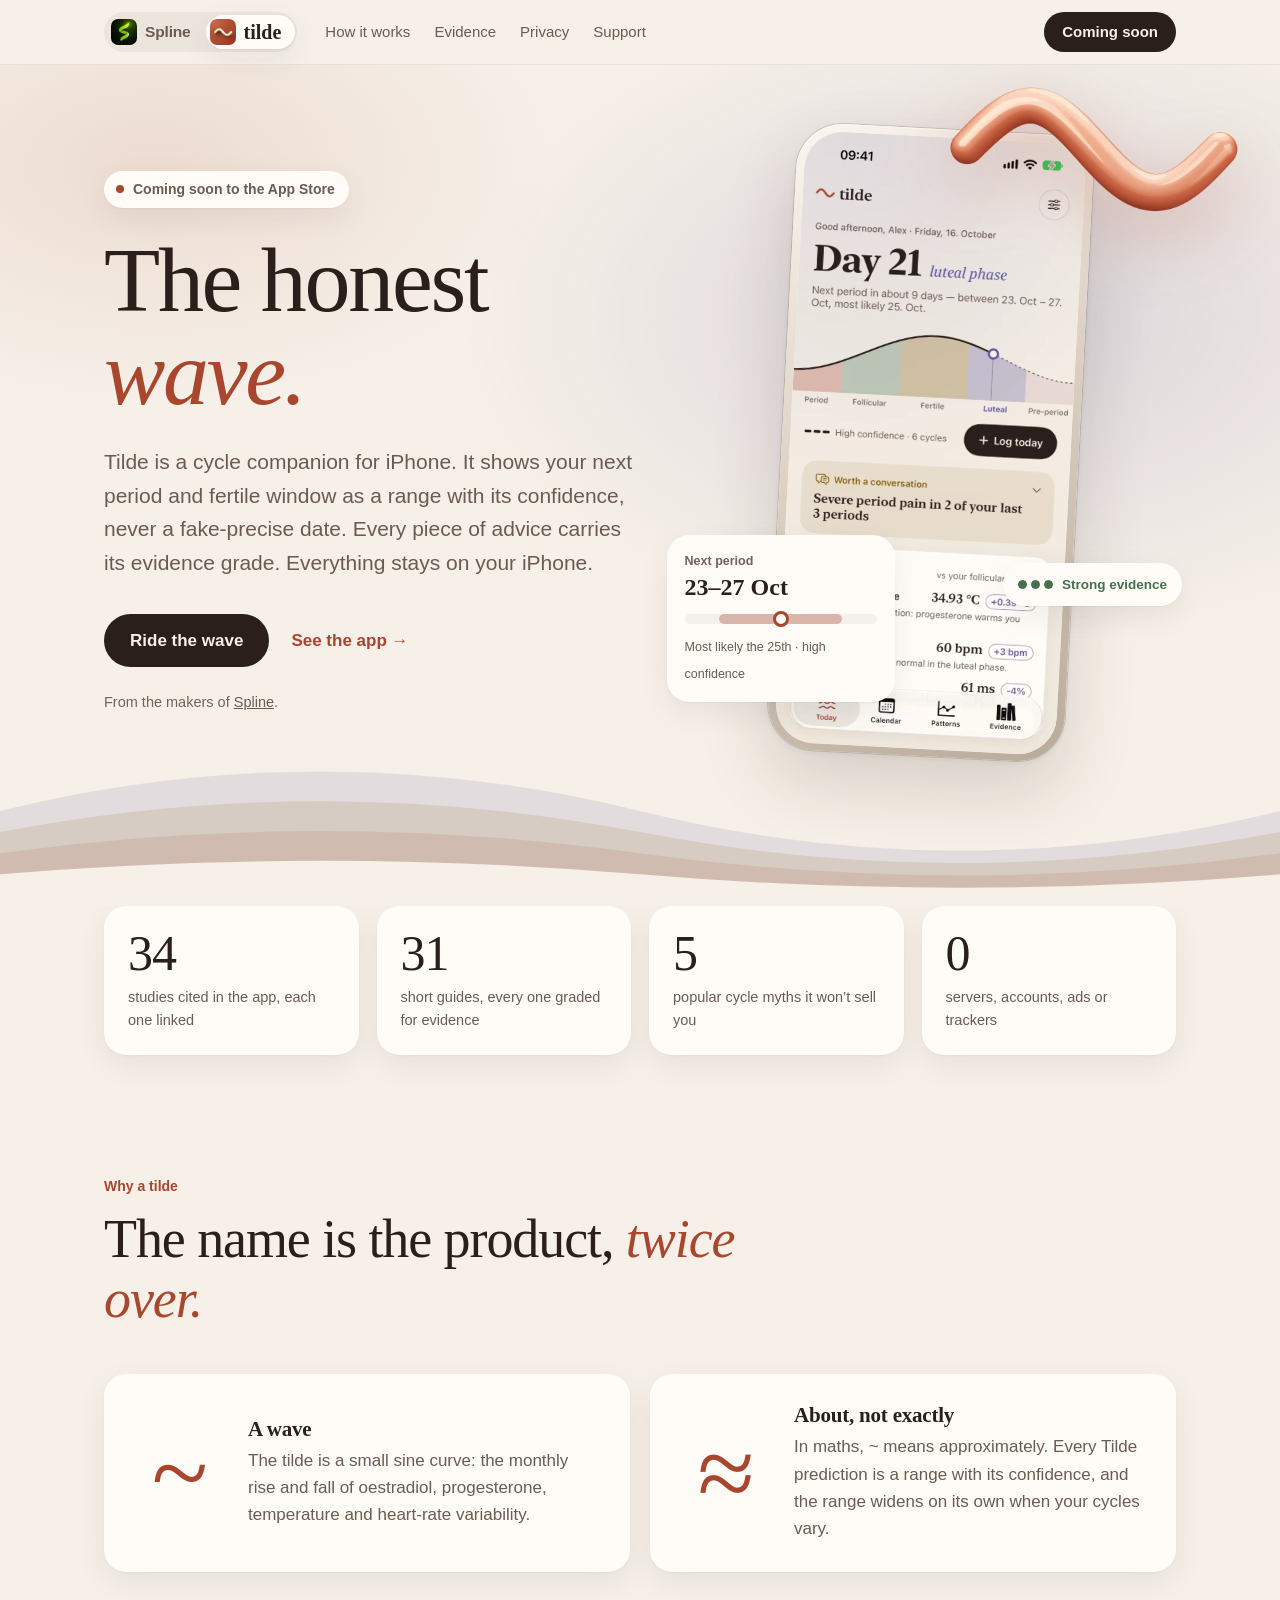
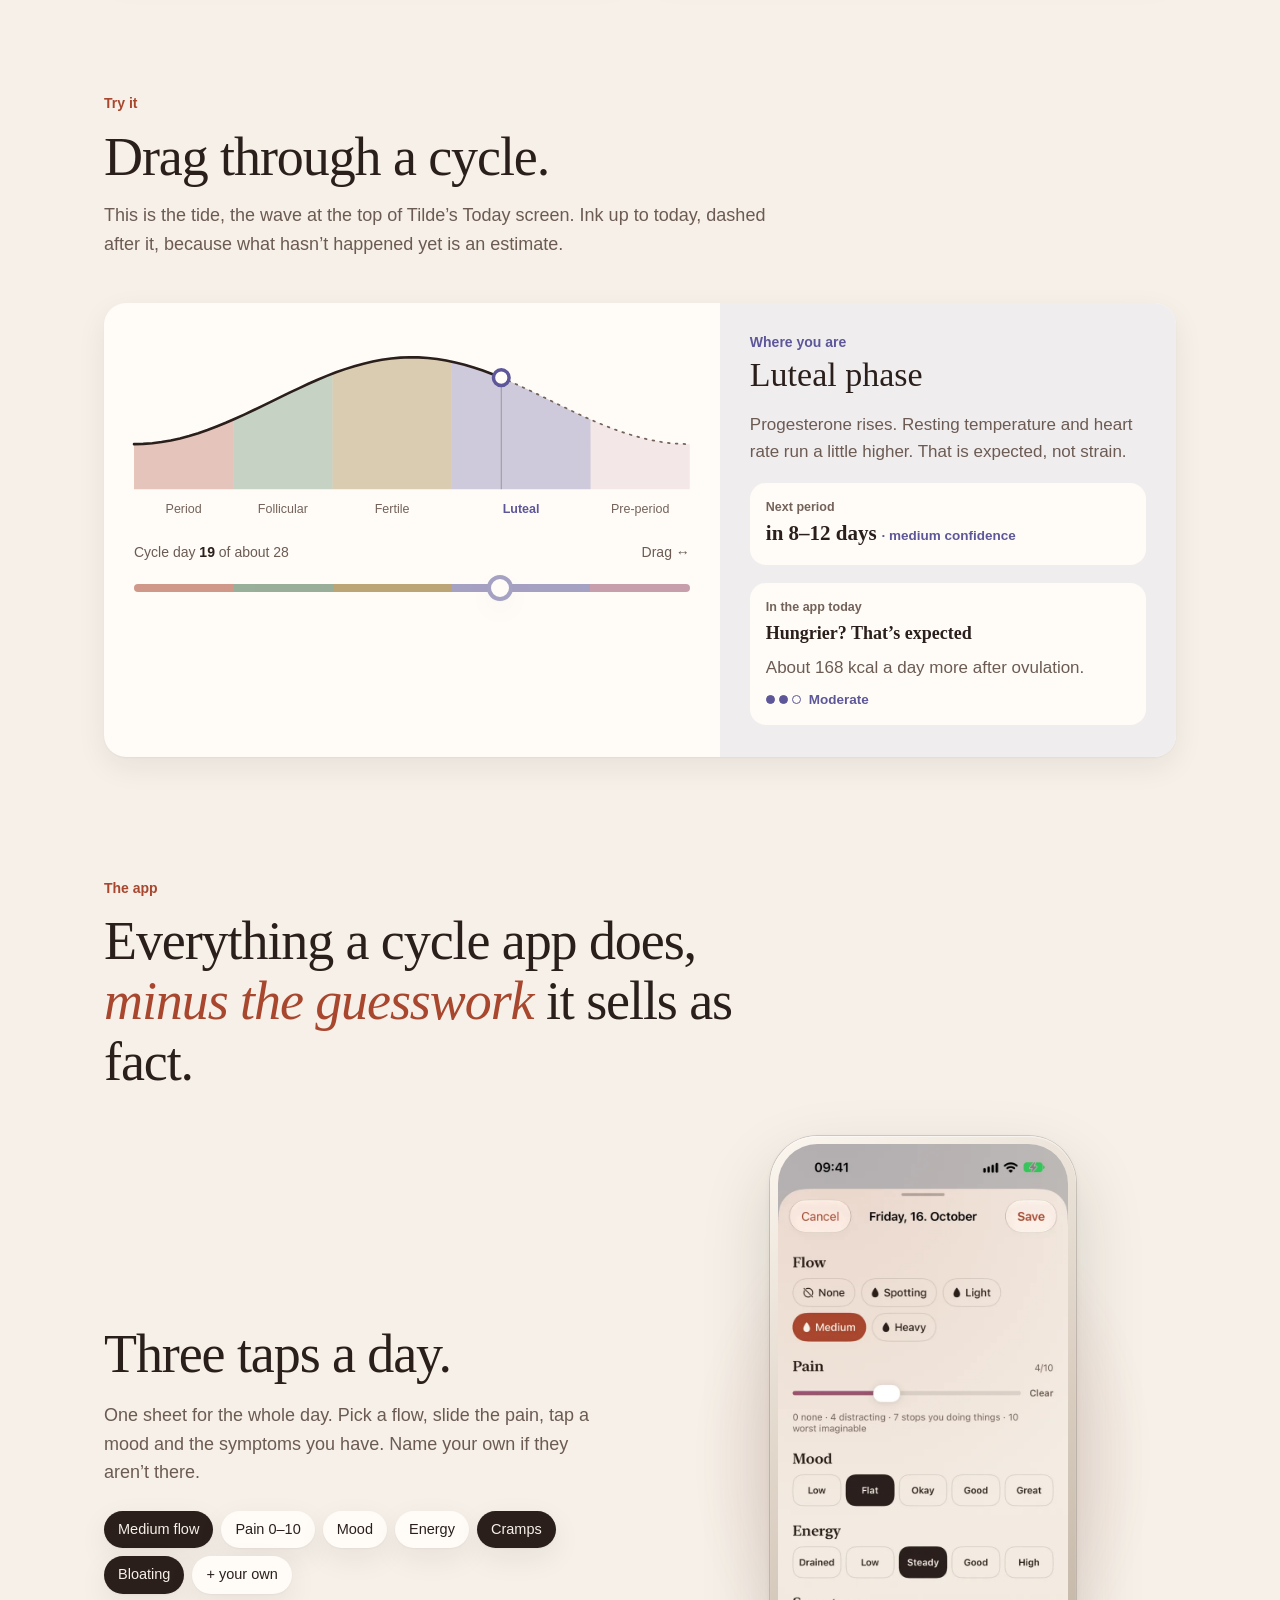
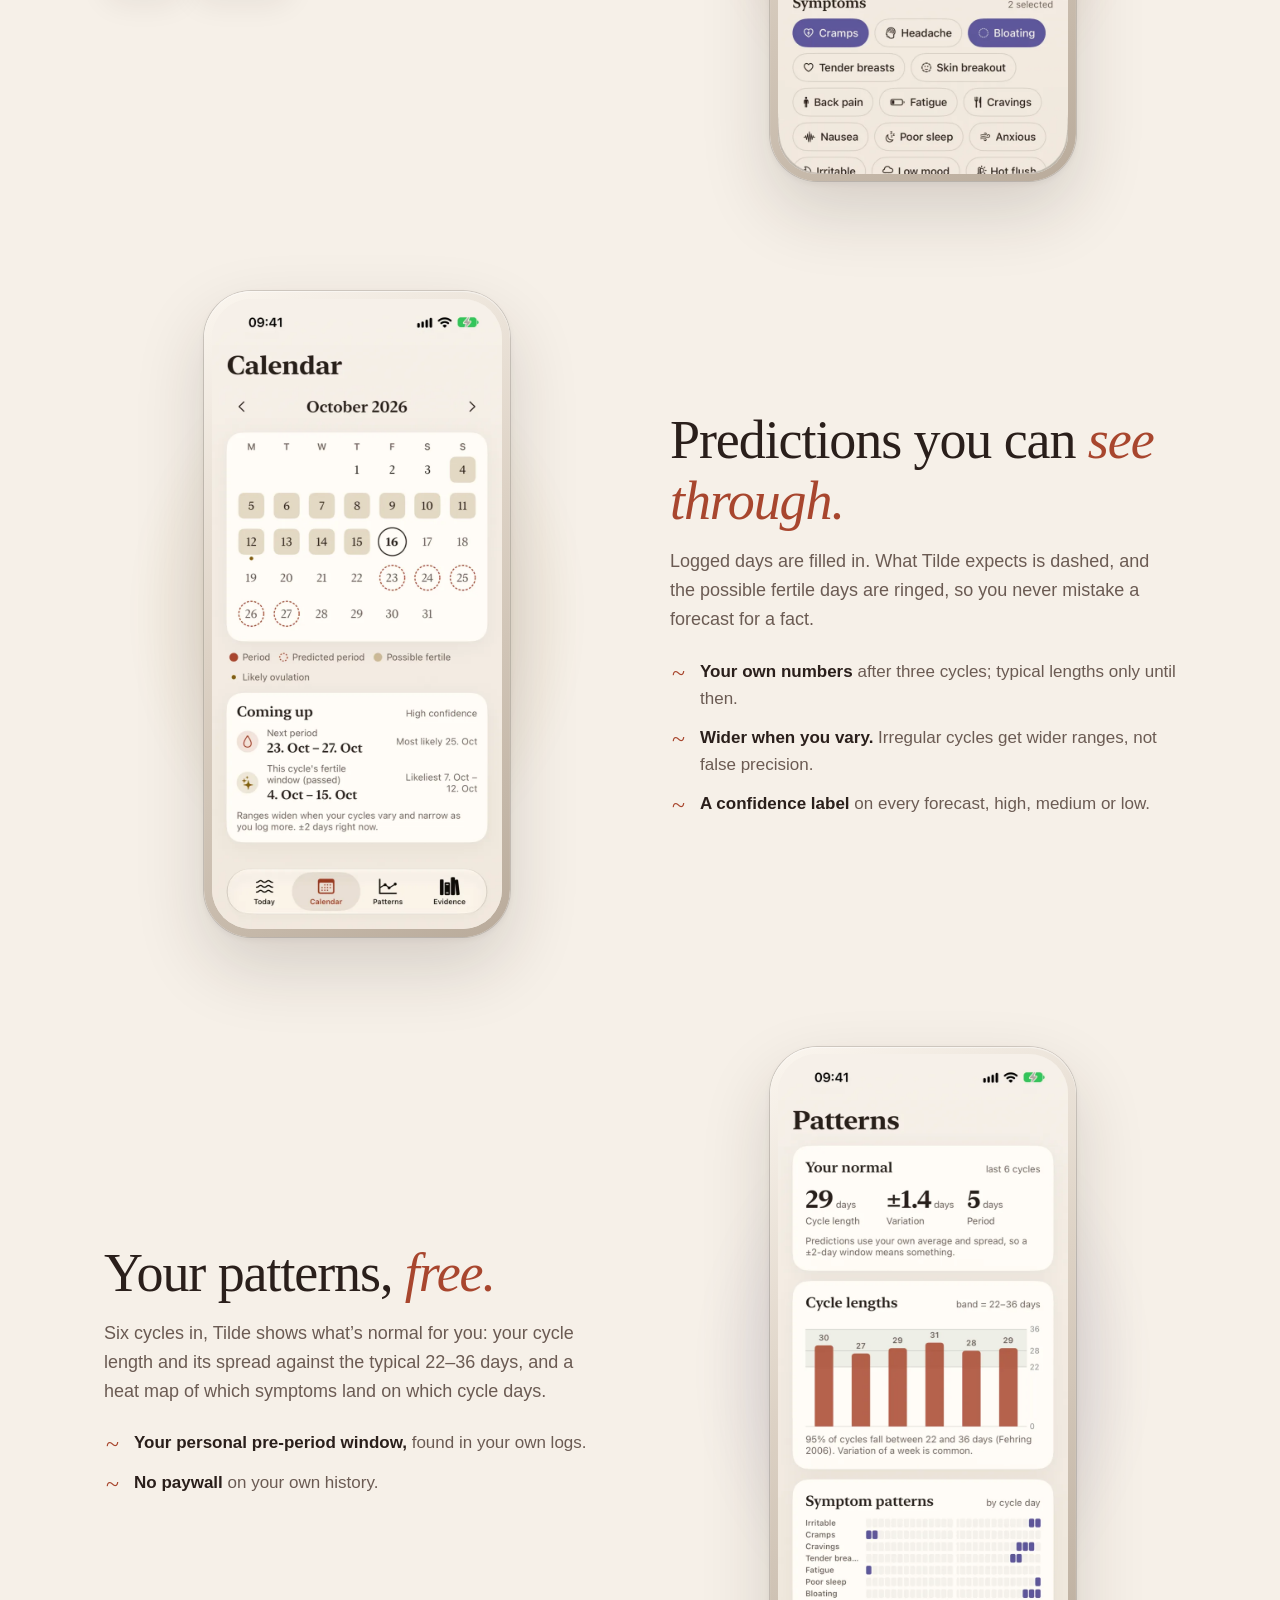
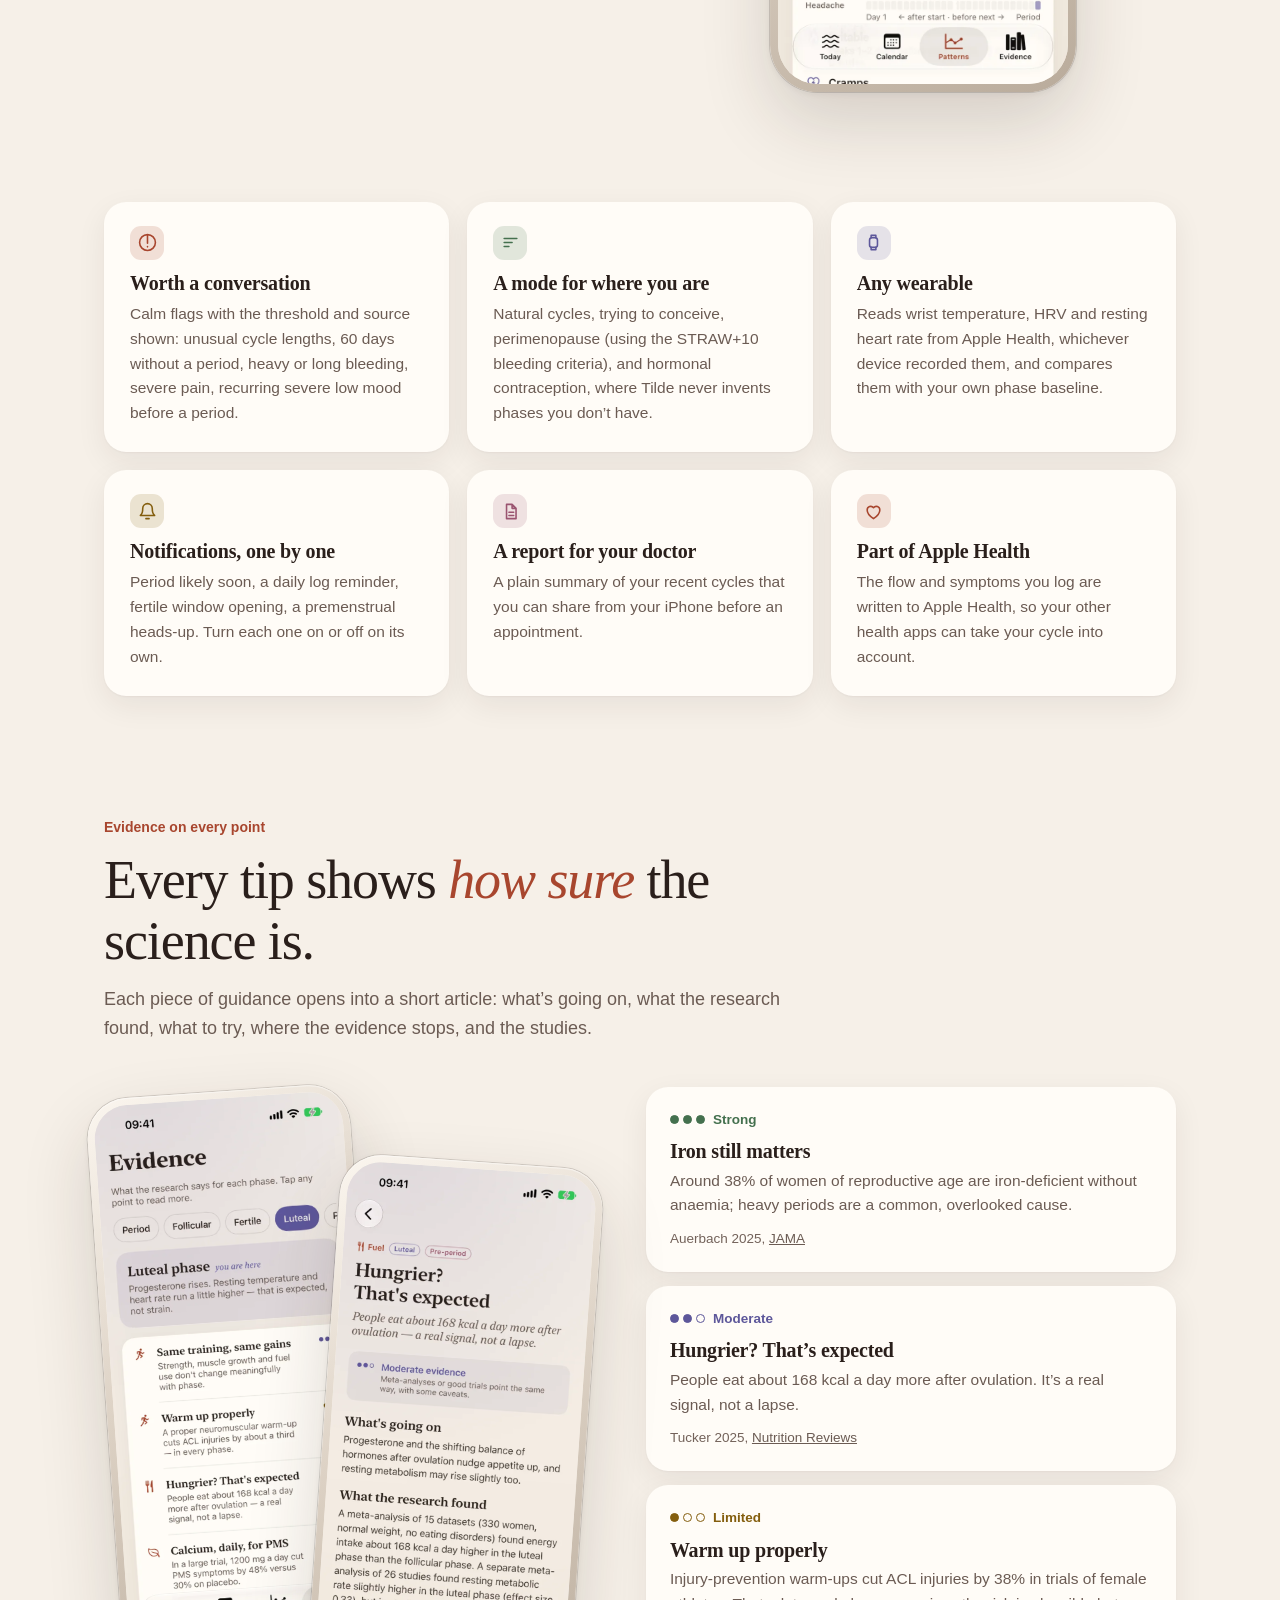
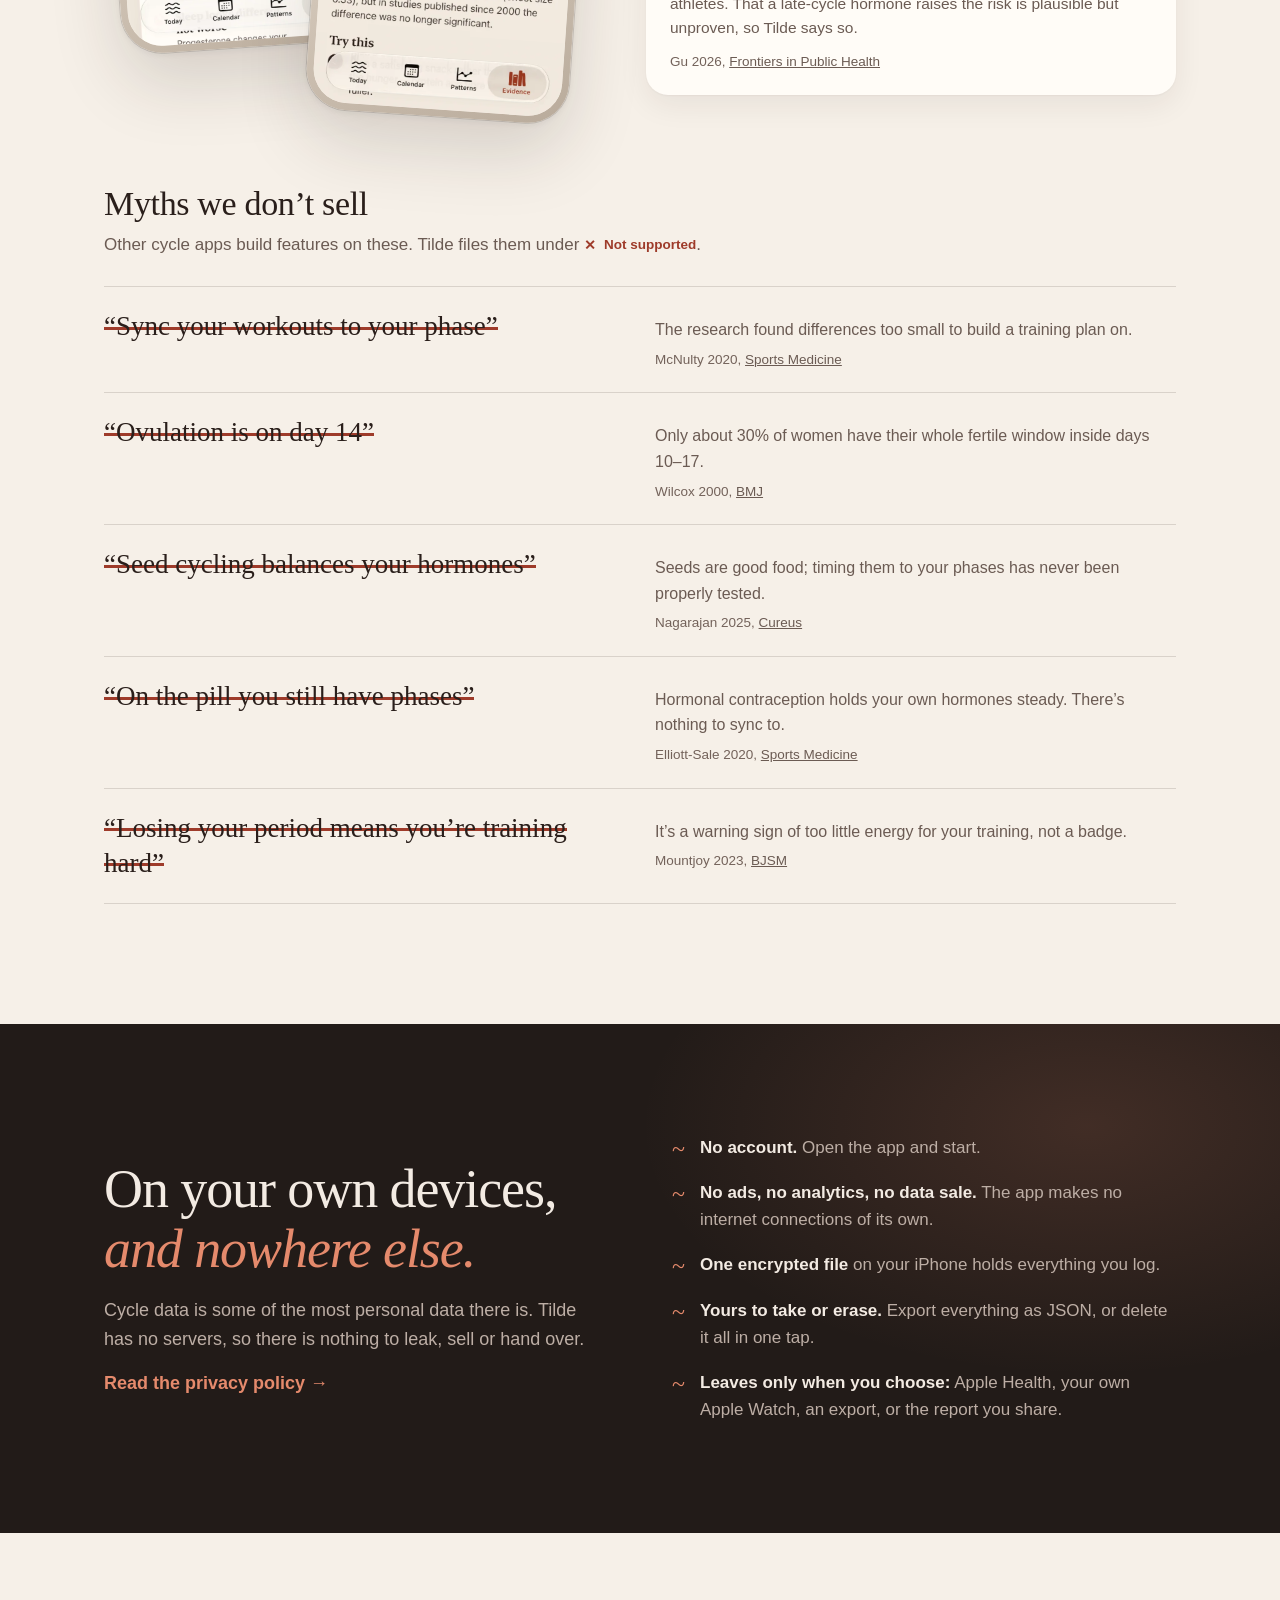
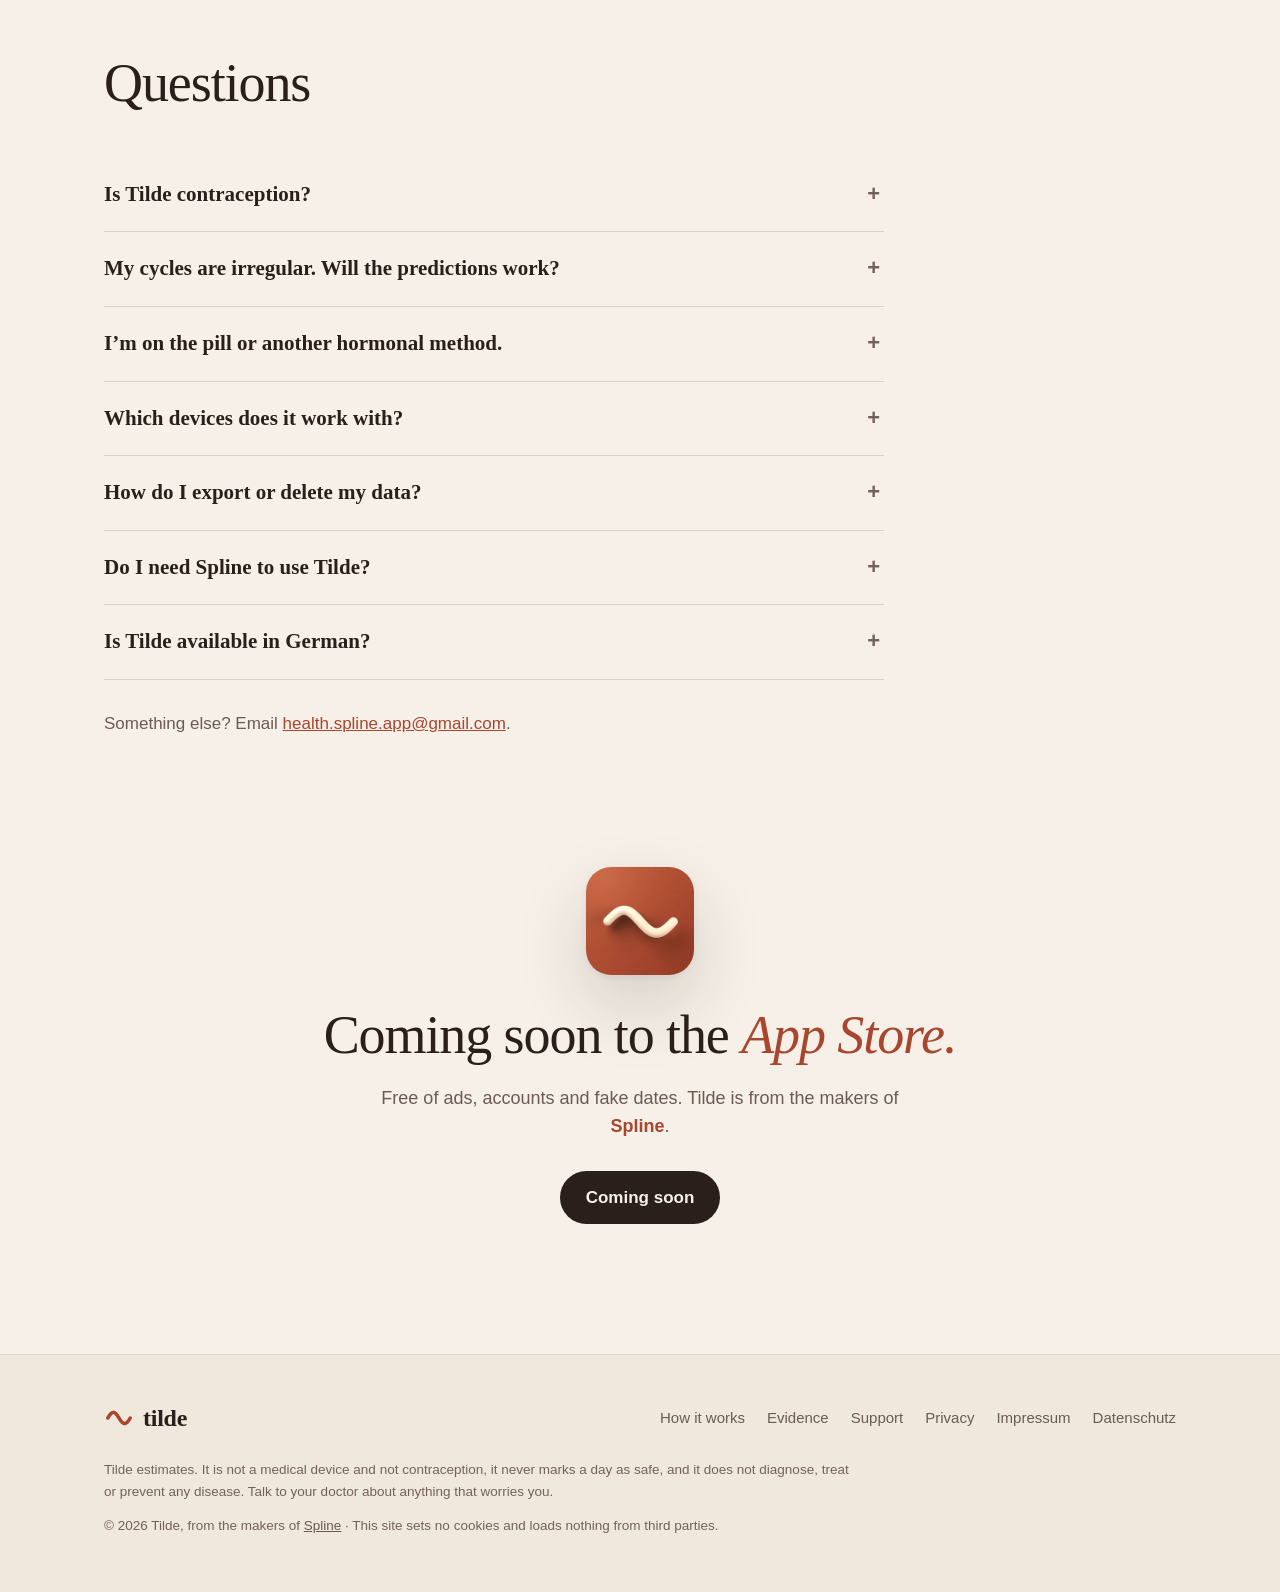
<file: tilde/index.html>
<!DOCTYPE html>
<html lang="en">
<head>
<meta charset="UTF-8">
<meta name="viewport" content="width=device-width, initial-scale=1.0">
<title>Tilde &mdash; an honest cycle companion for iPhone</title>
<meta name="description" content="Tilde predicts your period and fertile window as ranges with their confidence, never a fake-precise date. Every piece of advice carries its evidence grade, and everything stays on your iPhone.">
<meta name="robots" content="max-image-preview:large">
<link rel="canonical" href="https://www.spline-health.com/tilde/">
<meta property="og:site_name" content="Tilde">
<meta property="og:title" content="Tilde &mdash; The honest wave">
<meta property="og:description" content="A cycle companion for iPhone. Ranges, not fake dates. Evidence on every point. Everything on your iPhone.">
<meta property="og:type" content="website">
<meta property="og:url" content="https://www.spline-health.com/tilde/">
<meta property="og:image" content="https://www.spline-health.com/tilde/assets/og.jpg">
<meta property="og:image:width" content="1200">
<meta property="og:image:height" content="627">
<meta property="og:image:alt" content="Tilde: The honest wave. A cycle companion for iPhone.">
<meta name="twitter:card" content="summary_large_image">
<meta name="theme-color" content="#f6f0e8" media="(prefers-color-scheme: light)">
<meta name="theme-color" content="#1a1512" media="(prefers-color-scheme: dark)">
<meta name="color-scheme" content="light dark">
<link rel="icon" href="favicon.svg" type="image/svg+xml">
<link rel="apple-touch-icon" href="assets/apple-touch-icon.png">
<link rel="stylesheet" href="assets/tilde.css?v=20261016c">
<script>document.documentElement.classList.add("js")</script>
<!-- Structured data: Tilde is its own app, published by the same maker as Spline (the
     Organization node lives on the Spline home page). Every value here is also visible on
     the page; keep the two in step. Add "installUrl" once the App Store listing is live. -->
<script type="application/ld+json">
{
  "@context": "https://schema.org",
  "@graph": [
    {
      "@type": "MobileApplication",
      "@id": "https://www.spline-health.com/tilde/#app",
      "name": "Tilde",
      "url": "https://www.spline-health.com/tilde/",
      "description": "A menstrual-cycle companion for iPhone. It shows the next period and fertile window as ranges with their confidence, grades every piece of advice by its evidence, and keeps all data on the iPhone.",
      "applicationCategory": "HealthApplication",
      "applicationSubCategory": "Health & Fitness",
      "operatingSystem": "iOS 17 or later",
      "availableOnDevice": "iPhone",
      "inLanguage": "en",
      "image": "https://www.spline-health.com/tilde/assets/og.jpg",
      "screenshot": [
        "https://www.spline-health.com/tilde/assets/screens/today-light.webp",
        "https://www.spline-health.com/tilde/assets/screens/log-light.webp",
        "https://www.spline-health.com/tilde/assets/screens/insights-light.webp"
      ],
      "publisher": { "@id": "https://www.spline-health.com/#organization" }
    },
    {
      "@type": "WebPage",
      "@id": "https://www.spline-health.com/tilde/#webpage",
      "url": "https://www.spline-health.com/tilde/",
      "name": "Tilde, an honest cycle companion for iPhone",
      "about": { "@id": "https://www.spline-health.com/tilde/#app" },
      "isPartOf": { "@id": "https://www.spline-health.com/#website" },
      "inLanguage": "en"
    }
  ]
}
</script>
</head>
<body>
<a class="skip" href="#main">Skip to content</a>
<nav>
  <div class="wrap nav-inner">
    <div class="app-switch" role="group" aria-label="Choose an app">
      <a href="/#top" data-app="spline" title="Spline: health and training"><img src="/assets/icon-256.webp" alt="" width="26" height="26"><span>Spline</span></a>
      <a href="/tilde/#top" data-app="tilde" aria-current="true"><img src="/tilde/assets/icon-256.webp" alt="" width="26" height="26"><span>tilde</span></a>
    </div>
    <div class="nav-links">
      <a href="#how">How it works</a>
      <a href="#evidence">Evidence</a>
      <a href="#privacy">Privacy</a>
      <a href="#support">Support</a>
    </div>
    <span class="pill">Coming soon</span>
  </div>
</nav>

<main id="main">
<main id="main">
<section class="hero" id="top">
  <div class="wrap hero-grid">
    <div>
      <span class="eyebrow"><i aria-hidden="true"></i> Coming soon to the App Store</span>
      <h1>The honest <em>wave.</em></h1>
      <p class="lede">
        Tilde is a cycle companion for iPhone. It shows your next period and fertile window
        as a range with its confidence, never a fake-precise date. Every piece of advice
        carries its evidence grade. Everything stays on your iPhone.
      </p>
      <div class="hero-ctas">
        <a class="pill large" href="#explore">Ride the wave</a>
        <a class="text-link" href="#how">See the app &rarr;</a>
      </div>
      <p class="maker">From the makers of <a href="/">Spline</a>.</p>
    </div>

    <div class="hero-visual">
      <div class="phone">
        <div class="phone-screen">
          <picture>
            <source srcset="assets/screens/today-dark.webp" media="(prefers-color-scheme: dark)">
            <img src="assets/screens/today-light.webp" width="700" height="1522" fetchpriority="high"
                 alt="Tilde's Today screen: day 21, luteal phase. Next period in about 9 days, between 23 and 27 October, most likely the 25th. Below, the tide across the cycle, a flag worth a conversation about period pain, and body signals against the follicular baseline.">
          </picture>
        </div>
      </div>
      <picture>
        <source srcset="assets/glyph-cream.webp" media="(prefers-color-scheme: dark)">
        <img class="ceramic" src="assets/glyph-clay.webp" width="900" height="441" alt="" aria-hidden="true">
      </picture>
      <div class="sheet float-card" aria-hidden="true">
        <small>Next period</small>
        <b>23&ndash;27 Oct</b>
        <div class="range-bar"><i></i><em></em></div>
        <span>Most likely the 25th &middot; high confidence</span>
      </div>
      <div class="sheet grade-chip g-strong" aria-hidden="true">
        <span class="meter"><i class="on"></i><i class="on"></i><i class="on"></i></span> Strong evidence
      </div>
    </div>
  </div>
  <div class="hero-tide" aria-hidden="true">
    <svg viewBox="0 0 1440 120" preserveAspectRatio="none"><path d="M0 60 Q 180 10 360 60 T 720 60 T 1080 60 T 1440 60 V 120 H 0 Z"/></svg>
    <svg viewBox="0 0 1440 120" preserveAspectRatio="none"><path d="M0 60 Q 180 10 360 60 T 720 60 T 1080 60 T 1440 60 V 120 H 0 Z"/></svg>
    <svg viewBox="0 0 1440 120" preserveAspectRatio="none"><path d="M0 60 Q 180 10 360 60 T 720 60 T 1080 60 T 1440 60 V 120 H 0 Z"/></svg>
    <svg viewBox="0 0 1440 120" preserveAspectRatio="none"><path d="M0 60 Q 180 10 360 60 T 720 60 T 1080 60 T 1440 60 V 120 H 0 Z"/></svg>
  </div>
</section>

<section class="wrap" aria-label="Tilde in numbers">
  <div class="stats">
    <div class="sheet reveal"><b>34</b><span>studies cited in the app, each one linked</span></div>
    <div class="sheet reveal"><b>31</b><span>short guides, every one graded for evidence</span></div>
    <div class="sheet reveal"><b>5</b><span>popular cycle myths it won&rsquo;t sell you</span></div>
    <div class="sheet reveal"><b>0</b><span>servers, accounts, ads or trackers</span></div>
  </div>
</section>

<section class="section" id="name">
  <div class="wrap">
    <div class="section-head reveal">
      <span class="kicker">Why a tilde</span>
      <h2>The name is the product, <em>twice over.</em></h2>
    </div>
    <div class="name-band">
      <div class="sheet reveal">
        <div class="glyph" aria-hidden="true">~</div>
        <div>
          <h3>A wave</h3>
          <p>The tilde is a small sine curve: the monthly rise and fall of oestradiol, progesterone, temperature and heart-rate variability.</p>
        </div>
      </div>
      <div class="sheet reveal">
        <div class="glyph" aria-hidden="true">&asymp;</div>
        <div>
          <h3>About, not exactly</h3>
          <p>In maths, ~ means approximately. Every Tilde prediction is a range with its confidence, and the range widens on its own when your cycles vary.</p>
        </div>
      </div>
    </div>
  </div>
</section>

<section class="section" id="explore">
  <div class="wrap">
    <div class="section-head reveal">
      <span class="kicker">Try it</span>
      <h2>Drag through a cycle.</h2>
      <p>This is the tide, the wave at the top of Tilde&rsquo;s Today screen. Ink up to today, dashed after it, because what hasn&rsquo;t happened yet is an estimate.</p>
    </div>
    <div class="sheet explorer reveal" data-explorer>
      <div class="explorer-chart">
        <svg viewBox="0 0 640 180" aria-hidden="true">
        <polygon class="w men" points="0.0,128.0 8.2,127.8 16.3,127.4 24.5,126.6 32.7,125.5 40.8,124.0 49.0,122.3 57.1,120.3 65.3,118.1 73.5,115.5 81.6,112.8 89.8,109.8 98.0,106.6 106.1,103.2 114.3,99.7 114.3,180.0 0.0,180.0"/>
        <polygon class="w fol" points="114.3,99.7 122.4,96.0 130.6,92.2 138.8,88.3 146.9,84.4 155.1,80.4 163.3,76.4 171.4,72.4 179.6,68.4 187.8,64.5 195.9,60.7 204.1,57.0 212.2,53.5 220.4,50.1 228.6,46.8 228.6,180.0 114.3,180.0"/>
        <polygon class="w fer" points="228.6,46.8 236.6,43.8 244.7,41.0 252.8,38.5 260.8,36.2 268.9,34.2 277.0,32.4 285.0,30.9 293.1,29.7 301.2,28.9 309.2,28.3 317.3,28.0 325.4,28.1 333.4,28.4 341.5,29.1 349.6,30.1 357.6,31.4 365.7,33.0 365.7,180.0 228.6,180.0"/>
        <polygon class="w lut" points="365.7,33.0 373.7,34.8 381.7,36.9 389.7,39.3 397.7,41.9 405.7,44.7 413.7,47.7 421.7,50.9 429.7,54.3 437.7,57.8 445.7,61.5 453.7,65.2 461.7,69.1 469.7,73.0 477.7,76.9 485.7,80.8 493.7,84.7 501.7,88.6 509.7,92.4 517.7,96.1 525.7,99.7 525.7,180.0 365.7,180.0"/>
        <polygon class="w pre later" points="525.7,99.7 533.9,103.2 542.0,106.6 550.2,109.8 558.4,112.8 566.5,115.5 574.7,118.1 582.9,120.3 591.0,122.3 599.2,124.0 607.3,125.5 615.5,126.6 623.7,127.4 631.8,127.8 640.0,128.0 640.0,180.0 525.7,180.0"/>
        <polyline class="ink" points="0.0,128.0 8.0,127.8 16.0,127.4 23.9,126.6 31.9,125.6 39.9,124.2 47.9,122.6 55.8,120.7 63.8,118.5 71.8,116.1 79.8,113.4 87.8,110.6 95.7,107.5 103.7,104.2 111.7,100.8 119.7,97.3 127.7,93.6 135.6,89.8 143.6,86.0 151.6,82.1 159.6,78.2 167.5,74.3 175.5,70.4 183.5,66.6 191.5,62.8 199.5,59.1 207.4,55.5 215.4,52.1 223.4,48.9 231.4,45.8 239.4,42.9 247.3,40.2 255.3,37.7 263.3,35.6 271.3,33.6 279.2,31.9 287.2,30.6 295.2,29.5 303.2,28.7 311.2,28.2 319.1,28.0 327.1,28.1 335.1,28.5 343.1,29.3 351.1,30.3 359.0,31.6 367.0,33.2 375.0,35.1 383.0,37.3 390.9,39.6 398.9,42.3 406.9,45.1 414.9,48.2 422.9,51.4"/>
        <polyline class="ahead" points="422.9,51.4 430.9,54.8 438.9,58.4 447.0,62.1 455.0,65.9 463.1,69.7 471.1,73.6 479.2,77.6 487.2,81.5 495.2,85.5 503.3,89.3 511.3,93.1 519.4,96.8 527.4,100.4 535.4,103.9 543.5,107.2 551.5,110.3 559.6,113.2 567.6,115.9 575.7,118.4 583.7,120.6 591.7,122.5 599.8,124.2 607.8,125.5 615.9,126.6 623.9,127.4 632.0,127.8 640.0,128.0"/>
        <line class="now-line" x1="422.9" y1="51.4" x2="422.9" y2="180"/>
        <circle class="now" cx="422.9" cy="51.4" r="9"/>
        </svg>
        <div class="tide-labels" aria-hidden="true">
          <span style="flex: 5">Period</span>
          <span style="flex: 5">Follicular</span>
          <span style="flex: 6">Fertile</span>
          <span style="flex: 7" class="is-now">Luteal</span>
          <span style="flex: 5">Pre-period</span>
        </div>
        <div class="scrub">
          <label for="cycle-day"><span>Cycle day <b data-out="day">19</b> of about 28</span><span>Drag &harr;</span></label>
          <input id="cycle-day" type="range" min="1" max="28" step="1" value="19" aria-valuetext="Day 19, Luteal phase">
        </div>
      </div>
      <div class="explorer-panel" aria-live="polite">
        <div class="phase-name"><small>Where you are</small><span data-out="phase">Luteal phase</span></div>
        <p data-out="summary">Progesterone rises. Resting temperature and heart rate run a little higher. That is expected, not strain.</p>
        <div class="next"><small>Next period</small><b data-out="next">in 8&ndash;12 days</b> <span class="grade g-moderate" style="display:inline-flex">&middot; medium confidence</span></div>
        <div class="tip">
          <small>In the app today</small>
          <b data-out="tip">Hungrier? That&rsquo;s expected</b>
          <p data-out="tip-note">About 168 kcal a day more after ovulation.</p>
          <div class="grade g-moderate" data-out="grade" style="margin-top:8px"><span class="meter"><i class="on"></i><i class="on"></i><i></i></span> Moderate</div>
        </div>
      </div>
    </div>
  </div>
</section>

<section class="section" id="how">
  <div class="wrap">
    <div class="section-head reveal">
      <span class="kicker">The app</span>
      <h2>Everything a cycle app does, <em>minus the guesswork</em> it sells as fact.</h2>
    </div>
    <div class="tour">
      <div class="tour-row">
        <div class="tour-copy reveal">
          <h2>Three taps a day.</h2>
          <p>One sheet for the whole day. Pick a flow, slide the pain, tap a mood and the symptoms you have. Name your own if they aren&rsquo;t there.</p>
          <ul class="chips" aria-label="What you can log">
            <li class="on">Medium flow</li><li>Pain 0&ndash;10</li><li>Mood</li><li>Energy</li>
            <li class="on">Cramps</li><li class="on">Bloating</li><li>+ your own</li>
          </ul>
        </div>
        <div class="tour-media reveal" style="--tint: var(--menstrual)">
          <div class="phone"><div class="phone-screen"><picture>
            <source srcset="assets/screens/log-dark.webp" media="(prefers-color-scheme: dark)">
            <img src="assets/screens/log-light.webp" width="700" height="1522" loading="lazy" decoding="async"
                 alt="Tilde's log sheet for Friday 16 October: medium flow, pain 4 out of 10, mood flat, energy steady, and cramps and bloating selected among the symptoms.">
          </picture></div></div>
        </div>
      </div>

      <div class="tour-row flip">
        <div class="tour-copy reveal">
          <h2>Predictions you can <em>see through.</em></h2>
          <p>Logged days are filled in. What Tilde expects is dashed, and the possible fertile days are ringed, so you never mistake a forecast for a fact.</p>
          <ul class="ticks">
            <li><b>Your own numbers</b> after three cycles; typical lengths only until then.</li>
            <li><b>Wider when you vary.</b> Irregular cycles get wider ranges, not false precision.</li>
            <li><b>A confidence label</b> on every forecast, high, medium or low.</li>
          </ul>
        </div>
        <div class="tour-media reveal" style="--tint: var(--fertile)">
          <div class="phone"><div class="phone-screen"><picture>
            <source srcset="assets/screens/calendar-dark.webp" media="(prefers-color-scheme: dark)">
            <img src="assets/screens/calendar-light.webp" width="700" height="1522" loading="lazy" decoding="async"
                 alt="Tilde's calendar for October 2026: logged period days filled in, the predicted period from 23 to 27 October dashed, and below it what's coming up, with high confidence.">
          </picture></div></div>
        </div>
      </div>

      <div class="tour-row">
        <div class="tour-copy reveal">
          <h2>Your patterns, <em>free.</em></h2>
          <p>Six cycles in, Tilde shows what&rsquo;s normal for you: your cycle length and its spread against the typical 22&ndash;36 days, and a heat map of which symptoms land on which cycle days.</p>
          <ul class="ticks">
            <li><b>Your personal pre-period window,</b> found in your own logs.</li>
            <li><b>No paywall</b> on your own history.</li>
          </ul>
        </div>
        <div class="tour-media reveal" style="--tint: var(--luteal)">
          <div class="phone"><div class="phone-screen"><picture>
            <source srcset="assets/screens/insights-dark.webp" media="(prefers-color-scheme: dark)">
            <img src="assets/screens/insights-light.webp" width="700" height="1522" loading="lazy" decoding="async"
                 alt="Tilde's Patterns screen: your normal is 29 days plus or minus 1.4, with 5-day periods; a bar chart of the last six cycle lengths inside the 22 to 36 day band; and a symptom heat map by cycle day.">
          </picture></div></div>
        </div>
      </div>
    </div>

    <div class="more" style="margin-top: 110px">
      <div class="sheet reveal" style="--tint: var(--menstrual)">
        <span class="ic"><svg viewBox="0 0 24 24"><path d="M12 3v10M12 17v.5"/><circle cx="12" cy="12" r="10"/></svg></span>
        <h3>Worth a conversation</h3>
        <p>Calm flags with the threshold and source shown: unusual cycle lengths, 60 days without a period, heavy or long bleeding, severe pain, recurring severe low mood before a period.</p>
      </div>
      <div class="sheet reveal" style="--tint: var(--follicular)">
        <span class="ic"><svg viewBox="0 0 24 24"><path d="M4 7h16M4 12h10M4 17h6"/></svg></span>
        <h3>A mode for where you are</h3>
        <p>Natural cycles, trying to conceive, perimenopause (using the STRAW+10 bleeding criteria), and hormonal contraception, where Tilde never invents phases you don&rsquo;t have.</p>
      </div>
      <div class="sheet reveal" style="--tint: var(--luteal)">
        <span class="ic"><svg viewBox="0 0 24 24"><rect x="7" y="6" width="10" height="12" rx="3"/><path d="M9 6V3h6v3M9 18v3h6v-3"/></svg></span>
        <h3>Any wearable</h3>
        <p>Reads wrist temperature, HRV and resting heart rate from Apple Health, whichever device recorded them, and compares them with your own phase baseline.</p>
      </div>
      <div class="sheet reveal" style="--tint: var(--fertile)">
        <span class="ic"><svg viewBox="0 0 24 24"><path d="M6 8a6 6 0 1 1 12 0c0 7 3 9 3 9H3s3-2 3-9M10 21h4"/></svg></span>
        <h3>Notifications, one by one</h3>
        <p>Period likely soon, a daily log reminder, fertile window opening, a premenstrual heads-up. Turn each one on or off on its own.</p>
      </div>
      <div class="sheet reveal" style="--tint: var(--premenstrual)">
        <span class="ic"><svg viewBox="0 0 24 24"><path d="M7 3h7l5 5v13H7zM14 3v5h5M10 13h6M10 17h6"/></svg></span>
        <h3>A report for your doctor</h3>
        <p>A plain summary of your recent cycles that you can share from your iPhone before an appointment.</p>
      </div>
      <div class="sheet reveal" style="--tint: var(--menstrual)">
        <span class="ic"><svg viewBox="0 0 24 24"><path d="M12 21s-8-5.2-8-11a4.5 4.5 0 0 1 8-2.8A4.5 4.5 0 0 1 20 10c0 5.8-8 11-8 11z"/></svg></span>
        <h3>Part of Apple Health</h3>
        <p>The flow and symptoms you log are written to Apple Health, so your other health apps can take your cycle into account.</p>
      </div>
    </div>
  </div>
</section>

<section class="section" id="evidence">
  <div class="wrap">
    <div class="section-head reveal">
      <span class="kicker">Evidence on every point</span>
      <h2>Every tip shows <em>how sure</em> the science is.</h2>
      <p>Each piece of guidance opens into a short article: what&rsquo;s going on, what the research found, what to try, where the evidence stops, and the studies.</p>
    </div>
    <div class="evidence-grid">
      <div class="phone-pair reveal">
        <div class="phone"><div class="phone-screen"><picture>
          <source srcset="assets/screens/learn-dark.webp" media="(prefers-color-scheme: dark)">
          <img src="assets/screens/learn-light.webp" width="700" height="1522" loading="lazy" decoding="async"
               alt="Tilde's Evidence tab on the luteal phase: guides such as Same training, same gains and Hungrier? That's expected, each with its three-dot evidence grade.">
        </picture></div></div>
        <div class="phone"><div class="phone-screen"><picture>
          <source srcset="assets/screens/article-dark.webp" media="(prefers-color-scheme: dark)">
          <img src="assets/screens/article-light.webp" width="700" height="1522" loading="lazy" decoding="async"
               alt="A Tilde article, Hungrier? That's expected, graded moderate evidence, explaining what's going on and what the research found.">
        </picture></div></div>
      </div>
      <div class="claims">
        <article class="sheet reveal">
          <div class="grade g-strong"><span class="meter"><i class="on"></i><i class="on"></i><i class="on"></i></span> Strong</div>
          <h3>Iron still matters</h3>
          <p>Around 38% of women of reproductive age are iron-deficient without anaemia; heavy periods are a common, overlooked cause.</p>
          <cite>Auerbach 2025, <a href="https://doi.org/10.1001/jama.2025.0452">JAMA</a></cite>
        </article>
        <article class="sheet reveal">
          <div class="grade g-moderate"><span class="meter"><i class="on"></i><i class="on"></i><i></i></span> Moderate</div>
          <h3>Hungrier? That&rsquo;s expected</h3>
          <p>People eat about 168&nbsp;kcal a day more after ovulation. It&rsquo;s a real signal, not a lapse.</p>
          <cite>Tucker 2025, <a href="https://doi.org/10.1093/nutrit/nuae093">Nutrition Reviews</a></cite>
        </article>
        <article class="sheet reveal">
          <div class="grade g-limited"><span class="meter"><i class="on"></i><i></i><i></i></span> Limited</div>
          <h3>Warm up properly</h3>
          <p>Injury-prevention warm-ups cut ACL injuries by 38% in trials of female athletes. That a late-cycle hormone raises the risk is plausible but unproven, so Tilde says so.</p>
          <cite>Gu 2026, <a href="https://doi.org/10.3389/fpubh.2026.1950998">Frontiers in Public Health</a></cite>
        </article>
      </div>
    </div>

    <div class="myths">
      <h3 class="reveal">Myths we don&rsquo;t sell</h3>
      <p class="reveal">Other cycle apps build features on these. Tilde files them under <span class="grade g-myth" style="display:inline-flex"><span class="myth-x" aria-hidden="true">&#x2715;</span> Not supported</span>.</p>
      <ul class="myth-list">
        <li class="reveal"><span class="claim"><s>&ldquo;Sync your workouts to your phase&rdquo;</s></span><p>The research found differences too small to build a training plan on.<cite>McNulty 2020, <a href="https://doi.org/10.1007/s40279-020-01319-3">Sports Medicine</a></cite></p></li>
        <li class="reveal"><span class="claim"><s>&ldquo;Ovulation is on day 14&rdquo;</s></span><p>Only about 30% of women have their whole fertile window inside days 10&ndash;17.<cite>Wilcox 2000, <a href="https://doi.org/10.1136/bmj.321.7271.1259">BMJ</a></cite></p></li>
        <li class="reveal"><span class="claim"><s>&ldquo;Seed cycling balances your hormones&rdquo;</s></span><p>Seeds are good food; timing them to your phases has never been properly tested.<cite>Nagarajan 2025, <a href="https://doi.org/10.7759/cureus.90997">Cureus</a></cite></p></li>
        <li class="reveal"><span class="claim"><s>&ldquo;On the pill you still have phases&rdquo;</s></span><p>Hormonal contraception holds your own hormones steady. There&rsquo;s nothing to sync to.<cite>Elliott-Sale 2020, <a href="https://doi.org/10.1007/s40279-020-01317-5">Sports Medicine</a></cite></p></li>
        <li class="reveal"><span class="claim"><s>&ldquo;Losing your period means you&rsquo;re training hard&rdquo;</s></span><p>It&rsquo;s a warning sign of too little energy for your training, not a badge.<cite>Mountjoy 2023, <a href="https://doi.org/10.1136/bjsports-2023-106994">BJSM</a></cite></p></li>
      </ul>
    </div>
  </div>
</section>

<section class="privacy-band" id="privacy">
  <div class="wrap">
    <div class="reveal">
      <h2>On your own devices, <em>and nowhere else.</em></h2>
      <p>Cycle data is some of the most personal data there is. Tilde has no servers, so there is nothing to leak, sell or hand over.</p>
      <p><a class="text-link" href="privacy.html">Read the privacy policy &rarr;</a></p>
    </div>
    <ul class="ticks reveal">
      <li><b>No account.</b> Open the app and start.</li>
      <li><b>No ads, no analytics, no data sale.</b> The app makes no internet connections of its own.</li>
      <li><b>One encrypted file</b> on your iPhone holds everything you log.</li>
      <li><b>Yours to take or erase.</b> Export everything as JSON, or delete it all in one tap.</li>
      <li><b>Leaves only when you choose:</b> Apple Health, your own Apple Watch, an export, or the report you share.</li>
    </ul>
  </div>
</section>

<section class="section" id="support">
  <div class="wrap">
    <div class="section-head">
      <h2>Questions</h2>
    </div>
    <div class="faq">
      <details>
        <summary>Is Tilde contraception?</summary>
        <p>
          No. Tilde estimates, and it never marks a day as &ldquo;safe&rdquo;. If you need
          contraception, talk to your doctor about a method made for it.
        </p>
      </details>
      <details>
        <summary>My cycles are irregular. Will the predictions work?</summary>
        <p>
          Tilde starts from typical lengths and switches to your own numbers once it has three
          of your cycles. When your cycles vary, the ranges widen and the confidence drops, so
          you always see how sure the estimate is.
        </p>
      </details>
      <details>
        <summary>I&rsquo;m on the pill or another hormonal method.</summary>
        <p>
          Choose the hormonal contraception mode. Tilde then tracks bleeding and symptoms without
          inventing phases you don&rsquo;t have, and explains what the evidence says about
          training and symptoms on hormonal contraception.
        </p>
      </details>
      <details>
        <summary>Which devices does it work with?</summary>
        <p>
          iPhone with iOS 17 or later, with widgets for the Home Screen and Lock Screen. The
          optional Apple Watch app (watchOS 10 or later) shows today&rsquo;s day and phase and
          lets you log flow, pain and symptoms from your wrist. Temperature, HRV and resting heart
          rate come from Apple Health, so any watch or ring that writes them there works. You can
          also use Tilde with no wearable at all.
        </p>
      </details>
      <details>
        <summary>How do I export or delete my data?</summary>
        <p>
          In Settings, under Your data: export everything as a JSON file, or delete every log
          from your iPhone. Anything already saved to Apple Health stays there until you remove
          it in the Health app.
        </p>
      </details>
      <details>
        <summary>Do I need Spline to use Tilde?</summary>
        <p>
          No. Tilde and <a href="/">Spline</a> are separate apps from the same maker. Each
          works on its own.
        </p>
      </details>
      <details>
        <summary>Is Tilde available in German?</summary>
        <p>Not yet. Tilde starts in English.</p>
      </details>
    </div>
    <p class="contact">
      Something else? Email <a href="mailto:health.spline.app@gmail.com">health.spline.app@gmail.com</a>.
    </p>
  </div>
</section>

<section class="closing">
  <div class="wrap reveal">
    <picture>
      <source srcset="assets/icon-dark-256.webp" media="(prefers-color-scheme: dark)">
      <img class="icon" src="assets/icon-256.webp" width="108" height="108" alt="The Tilde app icon: a cream tilde on warm clay">
    </picture>
    <h2>Coming soon to the <em>App Store.</em></h2>
    <p>Free of ads, accounts and fake dates. Tilde is from the makers of <a class="text-link" href="/">Spline</a>.</p>
    <span class="pill large">Coming soon</span>
  </div>
</section>
</main>



<footer>
  <div class="wrap">
    <div class="foot-top">
      <a class="logo" href="#top" aria-label="Tilde home"><svg viewBox="0 0 64 64" aria-hidden="true">
          <path d="M8.0 32.0 L9.5 29.7 L11.0 27.4 L12.5 25.3 L14.0 23.5 L15.5 22.0 L17.0 20.9 L18.5 20.2 L20.0 20.0 L21.5 20.2 L23.0 20.9 L24.5 22.0 L26.0 23.5 L27.5 25.3 L29.0 27.4 L30.5 29.7 L32.0 32.0 L33.5 34.3 L35.0 36.6 L36.5 38.7 L38.0 40.5 L39.5 42.0 L41.0 43.1 L42.5 43.8 L44.0 44.0 L45.5 43.8 L47.0 43.1 L48.5 42.0 L50.0 40.5 L51.5 38.7 L53.0 36.6 L54.5 34.3 L56.0 32.0" fill="none" stroke-width="7.5" stroke-linecap="round" stroke-linejoin="round"/>
        </svg><span>tilde</span></a>
      <div class="nav-links">
        <a href="#how">How it works</a>
        <a href="#evidence">Evidence</a>
        <a href="#support">Support</a>
        <a href="privacy.html">Privacy</a>
        <a href="/impressum.html">Impressum</a>
        <a href="/datenschutz.html">Datenschutz</a>
      </div>
    </div>
    <p class="disclaimer">
      Tilde estimates. It is not a medical device and not contraception, it never marks a day as
      safe, and it does not diagnose, treat or prevent any disease. Talk to your doctor about
      anything that worries you.
    </p>
    <p class="copyright">
      &copy; 2026 Tilde, from the makers of <a href="/">Spline</a> &middot; This site sets no
      cookies and loads nothing from third parties.
    </p>
  </div>
</footer>
<script src="assets/tilde.js?v=20261016" defer></script>
<script src="/shared/app-switch.js?v=20261016" defer></script>
</body>
</html>
</file>
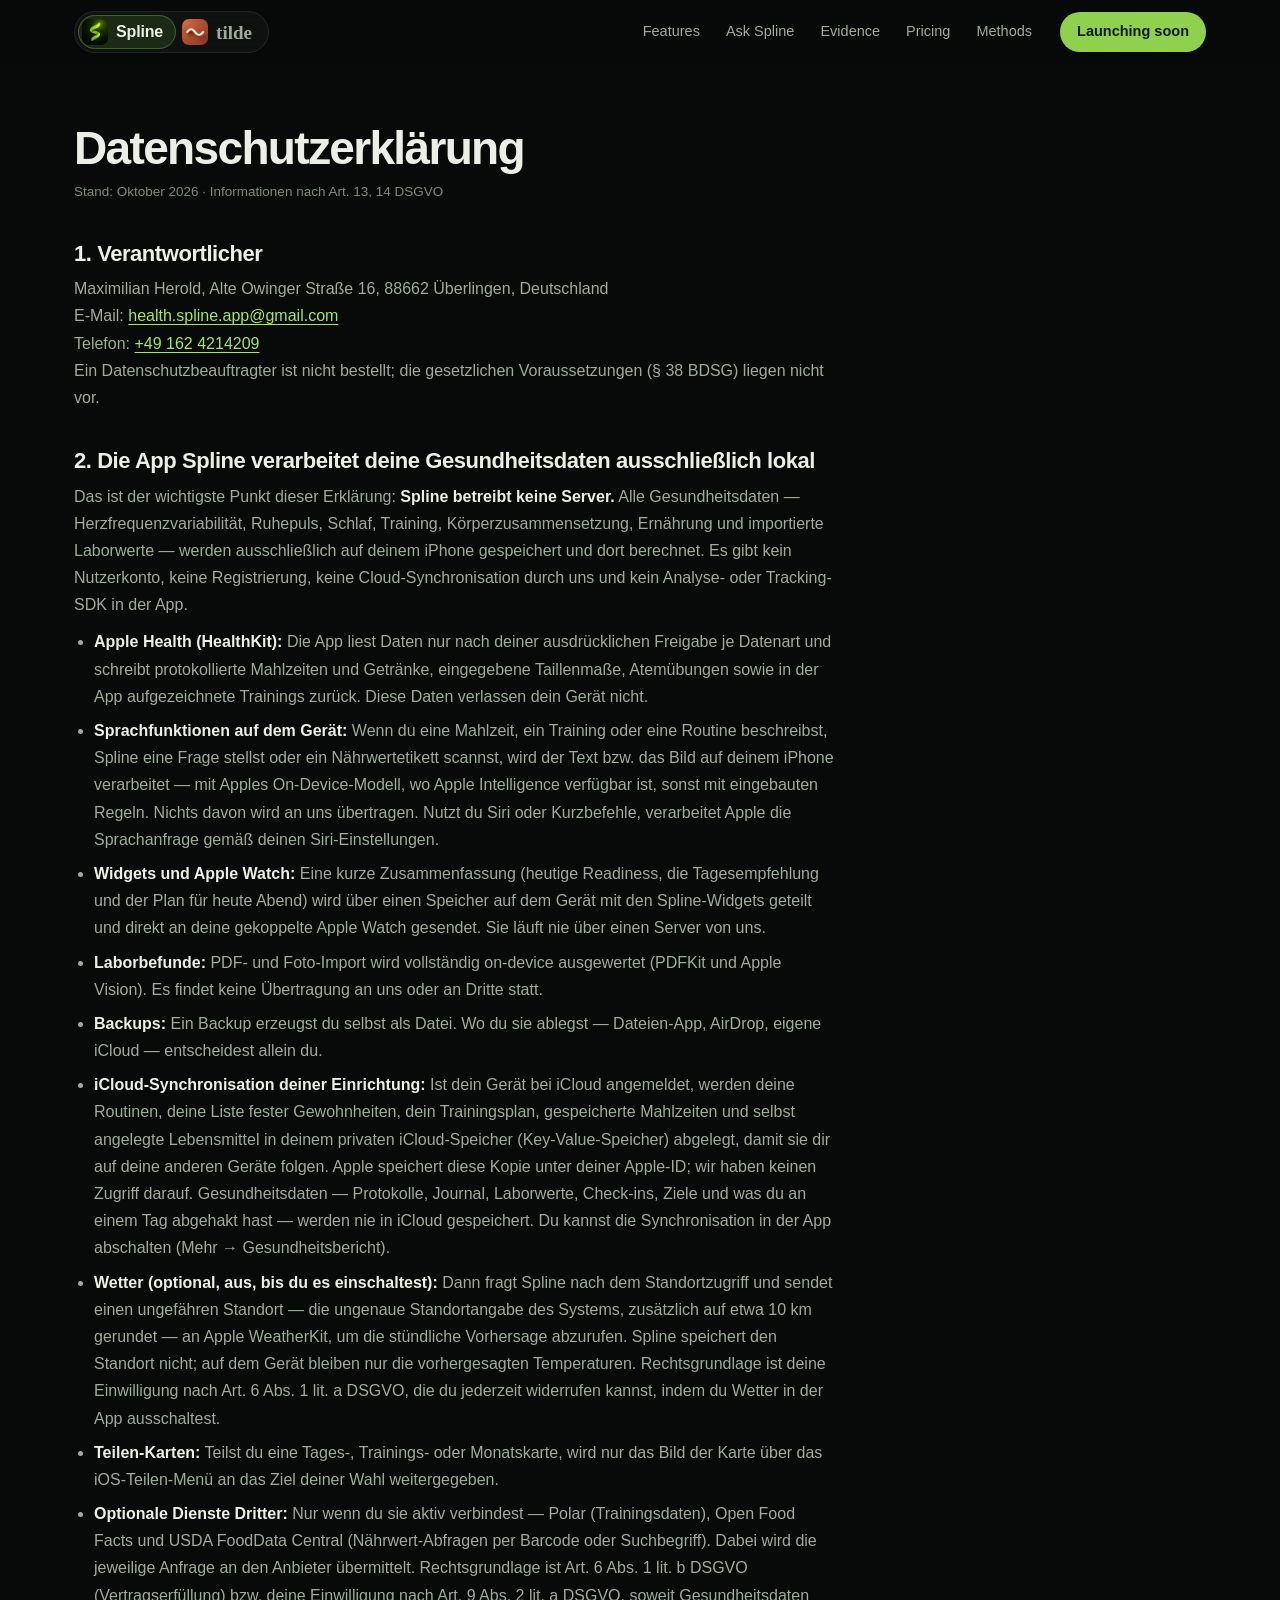
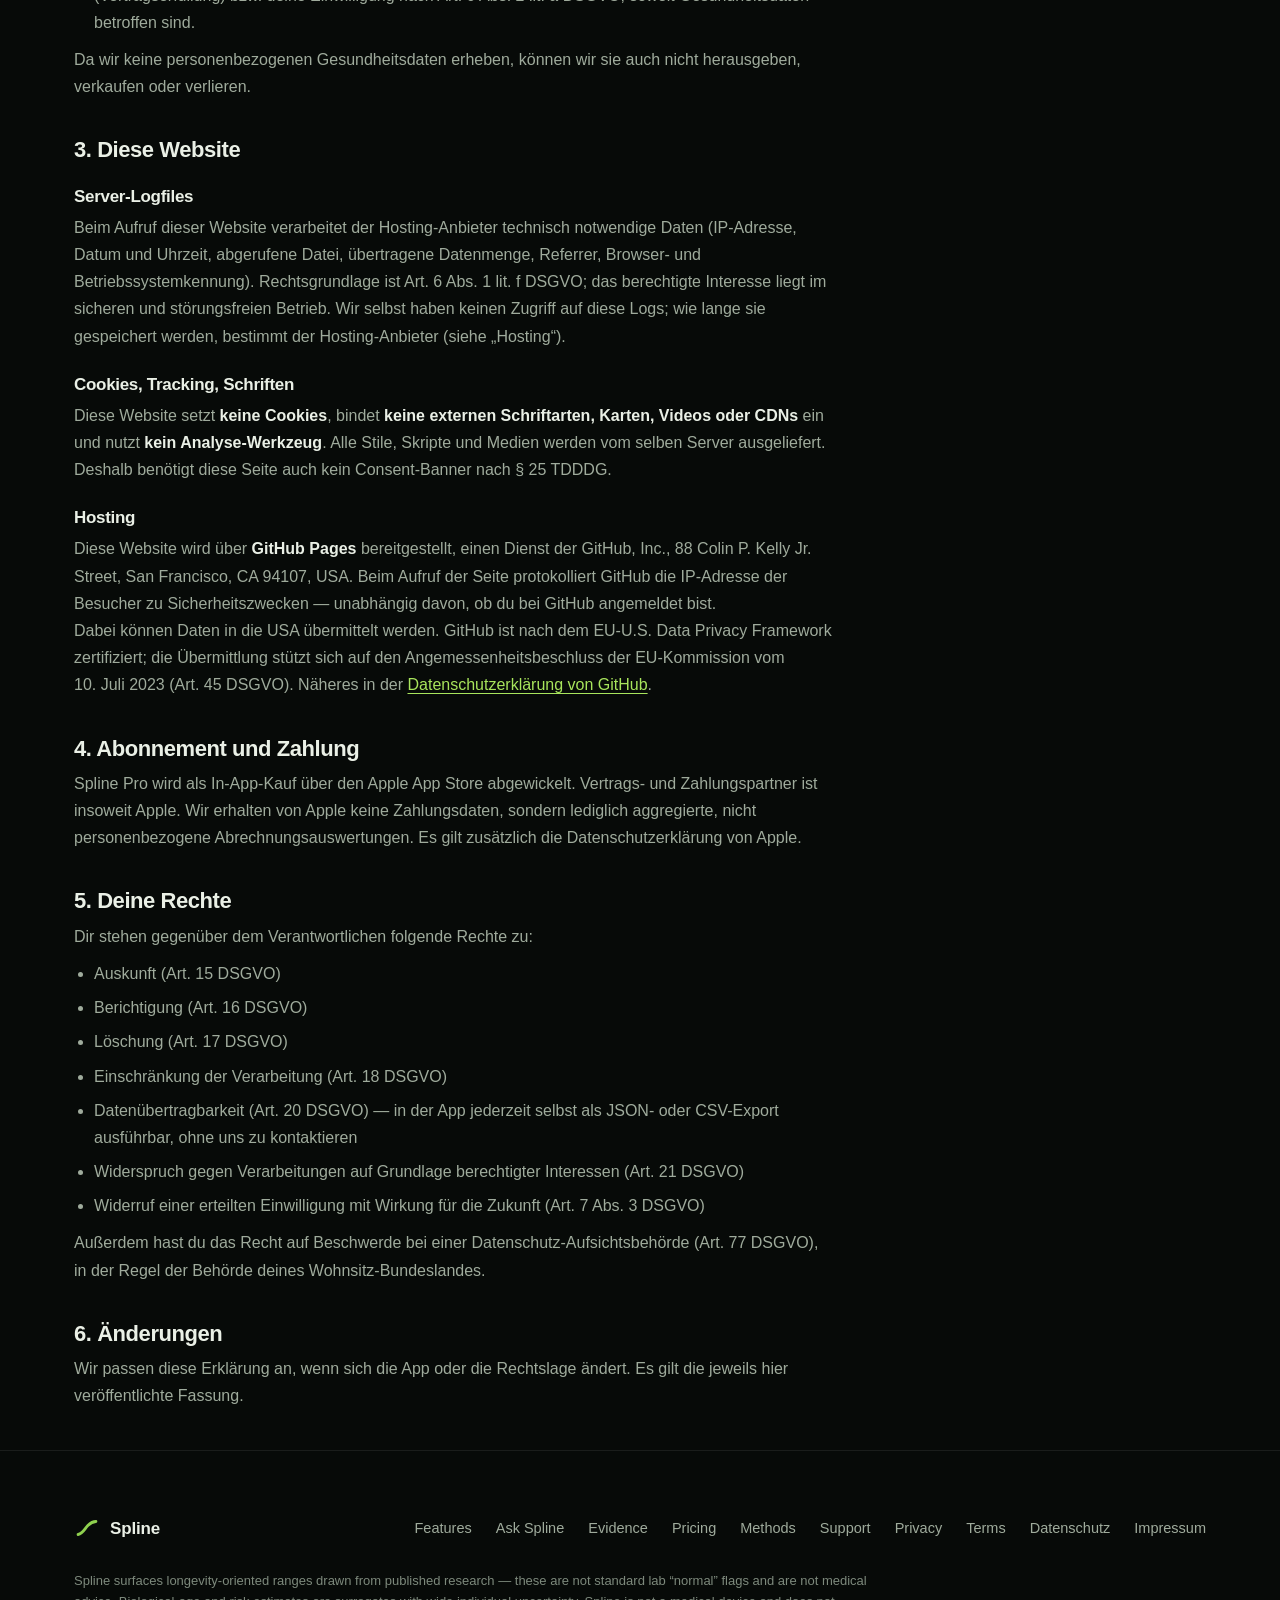
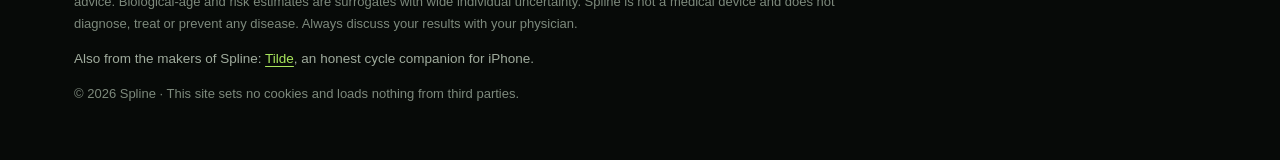
<file: datenschutz.html>
<!DOCTYPE html>
<html lang="de">
<head>
<meta charset="UTF-8">
<meta name="viewport" content="width=device-width, initial-scale=1.0">
<title>Datenschutzerkl&auml;rung &mdash; Spline Health</title>
<meta name="description" content="Datenschutzerkl&auml;rung nach DSGVO f&uuml;r die Website und die App Spline.">
<link rel="canonical" href="https://www.spline-health.com/datenschutz.html">
<meta property="og:site_name" content="Spline Health">
<meta property="og:title" content="Spline &mdash; Datenschutzerkl&auml;rung">
<meta property="og:description" content="Datenschutzerkl&auml;rung nach DSGVO f&uuml;r die Website und die App Spline.">
<meta property="og:type" content="website">
<meta property="og:url" content="https://www.spline-health.com/datenschutz.html">
<meta property="og:locale" content="de_DE">
<meta property="og:image" content="https://www.spline-health.com/assets/og.jpg">
<meta property="og:image:width" content="1200">
<meta property="og:image:height" content="627">
<meta property="og:image:alt" content="Spline: The true line through the noise. One clear call each morning, with its science cited.">
<meta name="twitter:card" content="summary_large_image">
<meta name="theme-color" content="#070a08">
<meta name="color-scheme" content="dark">
<link rel="icon" href="/favicon.svg" type="image/svg+xml">
<link rel="apple-touch-icon" href="assets/apple-touch-icon.png">
<link rel="stylesheet" href="assets/site.css?v=20261016b">
</head>
<body>
<div class="page">
<nav id="nav">
  <div class="wrap nav-inner">
    <div class="app-switch" role="group" aria-label="Choose an app">
      <a href="/#top" data-app="spline" aria-current="true"><img src="/assets/icon-256.webp" alt="" width="26" height="26"><span>Spline</span></a>
      <a href="/tilde/#top" data-app="tilde" title="Tilde: cycle tracking"><img src="/tilde/assets/icon-256.webp" alt="" width="26" height="26"><span>tilde</span></a>
    </div>
    <div class="nav-links">
      <a href="/#features">Features</a>
      <a href="/#ask">Ask Spline</a>
      <a href="/#evidence">Evidence</a>
      <a href="/#pricing">Pricing</a>
      <a href="methods.html">Methods</a>
    </div>
    <a class="btn small" href="/#get">Launching soon</a>
  </div>
</nav>
<main id="main" class="wrap"><article class="prose">
<h1>Datenschutzerkl&auml;rung</h1>
<p class="updated">Stand: Oktober 2026 &middot; Informationen nach Art.&nbsp;13, 14 DSGVO</p>

<h2>1. Verantwortlicher</h2>
<p>
  Maximilian Herold, Alte Owinger Stra&szlig;e 16, 88662 &Uuml;berlingen, Deutschland<br>
  E-Mail: <a href="mailto:health.spline.app@gmail.com">health.spline.app@gmail.com</a><br>
  Telefon: <a href="tel:+491624214209">+49&nbsp;162&nbsp;4214209</a>
</p>
<p>
  Ein Datenschutzbeauftragter ist nicht bestellt; die gesetzlichen Voraussetzungen
  (&sect;&nbsp;38 BDSG) liegen nicht vor.
</p>

<h2>2. Die App Spline verarbeitet deine Gesundheitsdaten ausschlie&szlig;lich lokal</h2>
<p>
  Das ist der wichtigste Punkt dieser Erkl&auml;rung: <strong>Spline betreibt keine Server.</strong>
  Alle Gesundheitsdaten &mdash; Herzfrequenzvariabilit&auml;t, Ruhepuls, Schlaf, Training,
  K&ouml;rperzusammensetzung, Ern&auml;hrung und importierte Laborwerte &mdash; werden
  ausschlie&szlig;lich auf deinem iPhone gespeichert und dort berechnet. Es gibt kein
  Nutzerkonto, keine Registrierung, keine Cloud-Synchronisation durch uns und kein
  Analyse- oder Tracking-SDK in der App.
</p>
<ul>
  <li><strong>Apple Health (HealthKit):</strong> Die App liest Daten nur nach deiner
      ausdr&uuml;cklichen Freigabe je Datenart und schreibt protokollierte Mahlzeiten und
      Getr&auml;nke, eingegebene Taillenma&szlig;e, Atem&uuml;bungen sowie in der App
      aufgezeichnete Trainings zur&uuml;ck. Diese Daten verlassen dein Ger&auml;t nicht.</li>
  <li><strong>Sprachfunktionen auf dem Ger&auml;t:</strong> Wenn du eine Mahlzeit, ein Training
      oder eine Routine beschreibst, Spline eine Frage stellst oder ein N&auml;hrwertetikett
      scannst, wird der Text bzw. das Bild auf deinem iPhone verarbeitet &mdash; mit Apples
      On-Device-Modell, wo Apple Intelligence verf&uuml;gbar ist, sonst mit eingebauten Regeln.
      Nichts davon wird an uns &uuml;bertragen. Nutzt du Siri oder Kurzbefehle, verarbeitet Apple
      die Sprachanfrage gem&auml;&szlig; deinen Siri-Einstellungen.</li>
  <li><strong>Widgets und Apple Watch:</strong> Eine kurze Zusammenfassung (heutige Readiness,
      die Tagesempfehlung und der Plan f&uuml;r heute Abend) wird &uuml;ber einen Speicher auf dem
      Ger&auml;t mit den Spline-Widgets geteilt und direkt an deine gekoppelte Apple Watch
      gesendet. Sie l&auml;uft nie &uuml;ber einen Server von uns.</li>
  <li><strong>Laborbefunde:</strong> PDF- und Foto-Import wird vollst&auml;ndig on-device
      ausgewertet (PDFKit und Apple Vision). Es findet keine &Uuml;bertragung an uns oder
      an Dritte statt.</li>
  <li><strong>Backups:</strong> Ein Backup erzeugst du selbst als Datei. Wo du sie
      ablegst &mdash; Dateien-App, AirDrop, eigene iCloud &mdash; entscheidest allein du.</li>
  <li><strong>iCloud-Synchronisation deiner Einrichtung:</strong> Ist dein Ger&auml;t bei
      iCloud angemeldet, werden deine Routinen, deine Liste fester Gewohnheiten, dein
      Trainingsplan, gespeicherte Mahlzeiten und selbst angelegte Lebensmittel in deinem
      privaten iCloud-Speicher (Key-Value-Speicher) abgelegt, damit sie dir auf deine anderen
      Ger&auml;te folgen. Apple speichert diese Kopie unter deiner Apple-ID; wir haben keinen
      Zugriff darauf. Gesundheitsdaten &mdash; Protokolle, Journal, Laborwerte, Check-ins,
      Ziele und was du an einem Tag abgehakt hast &mdash; werden nie in iCloud gespeichert. Du
      kannst die Synchronisation in der App abschalten (Mehr &rarr; Gesundheitsbericht).</li>
  <li><strong>Wetter (optional, aus, bis du es einschaltest):</strong> Dann fragt Spline nach
      dem Standortzugriff und sendet einen ungef&auml;hren Standort &mdash; die ungenaue
      Standortangabe des Systems, zus&auml;tzlich auf etwa 10&nbsp;km gerundet &mdash; an Apple
      WeatherKit, um die st&uuml;ndliche Vorhersage abzurufen. Spline speichert den Standort
      nicht; auf dem Ger&auml;t bleiben nur die vorhergesagten Temperaturen. Rechtsgrundlage
      ist deine Einwilligung nach Art.&nbsp;6 Abs.&nbsp;1 lit.&nbsp;a DSGVO, die du
      jederzeit widerrufen kannst, indem du Wetter in der App ausschaltest.</li>
  <li><strong>Teilen-Karten:</strong> Teilst du eine Tages-, Trainings- oder Monatskarte, wird
      nur das Bild der Karte &uuml;ber das iOS-Teilen-Men&uuml; an das Ziel deiner Wahl
      weitergegeben.</li>
  <li><strong>Optionale Dienste Dritter:</strong> Nur wenn du sie aktiv verbindest &mdash;
      Polar (Trainingsdaten), Open Food Facts und USDA FoodData Central (N&auml;hrwert-Abfragen
      per Barcode oder Suchbegriff). Dabei wird die jeweilige Anfrage an den Anbieter
      &uuml;bermittelt. Rechtsgrundlage ist Art.&nbsp;6 Abs.&nbsp;1 lit.&nbsp;b DSGVO
      (Vertragserf&uuml;llung) bzw. deine Einwilligung nach Art.&nbsp;9 Abs.&nbsp;2 lit.&nbsp;a
      DSGVO, soweit Gesundheitsdaten betroffen sind.</li>
</ul>
<p>
  Da wir keine personenbezogenen Gesundheitsdaten erheben, k&ouml;nnen wir sie auch nicht
  herausgeben, verkaufen oder verlieren.
</p>

<h2>3. Diese Website</h2>
<h3>Server-Logfiles</h3>
<p>
  Beim Aufruf dieser Website verarbeitet der Hosting-Anbieter technisch notwendige Daten
  (IP-Adresse, Datum und Uhrzeit, abgerufene Datei, &uuml;bertragene Datenmenge, Referrer,
  Browser- und Betriebssystemkennung). Rechtsgrundlage ist Art.&nbsp;6 Abs.&nbsp;1
  lit.&nbsp;f DSGVO; das berechtigte Interesse liegt im sicheren und st&ouml;rungsfreien
  Betrieb. Wir selbst haben keinen Zugriff auf diese Logs; wie lange sie gespeichert
  werden, bestimmt der Hosting-Anbieter (siehe &bdquo;Hosting&ldquo;).
</p>
<h3>Cookies, Tracking, Schriften</h3>
<p>
  Diese Website setzt <strong>keine Cookies</strong>, bindet <strong>keine externen
  Schriftarten, Karten, Videos oder CDNs</strong> ein und nutzt <strong>kein
  Analyse-Werkzeug</strong>. Alle Stile, Skripte und Medien werden vom selben Server
  ausgeliefert. Deshalb ben&ouml;tigt diese Seite auch kein Consent-Banner nach
  &sect;&nbsp;25 TDDDG.
</p>
<h3>Hosting</h3>
<p>
  Diese Website wird &uuml;ber <strong>GitHub Pages</strong> bereitgestellt, einen Dienst der
  GitHub, Inc., 88 Colin P. Kelly Jr. Street, San Francisco, CA 94107, USA. Beim Aufruf
  der Seite protokolliert GitHub die IP-Adresse der Besucher zu Sicherheitszwecken &mdash;
  unabh&auml;ngig davon, ob du bei GitHub angemeldet bist.
</p>
<p>
  Dabei k&ouml;nnen Daten in die USA &uuml;bermittelt werden. GitHub ist nach dem
  EU-U.S. Data Privacy Framework zertifiziert; die &Uuml;bermittlung st&uuml;tzt sich auf den
  Angemessenheitsbeschluss der EU-Kommission vom 10.&nbsp;Juli&nbsp;2023
  (Art.&nbsp;45 DSGVO). N&auml;heres in der
  <a href="https://docs.github.com/en/site-policy/privacy-policies/github-general-privacy-statement">Datenschutzerkl&auml;rung von GitHub</a>.
</p>

<h2>4. Abonnement und Zahlung</h2>
<p>
  Spline&nbsp;Pro wird als In-App-Kauf &uuml;ber den Apple App Store abgewickelt. Vertrags-
  und Zahlungspartner ist insoweit Apple. Wir erhalten von Apple keine Zahlungsdaten,
  sondern lediglich aggregierte, nicht personenbezogene Abrechnungs&shy;auswertungen. Es gilt
  zus&auml;tzlich die Datenschutzerkl&auml;rung von Apple.
</p>

<h2>5. Deine Rechte</h2>
<p>Dir stehen gegen&uuml;ber dem Verantwortlichen folgende Rechte zu:</p>
<ul>
  <li>Auskunft (Art.&nbsp;15 DSGVO)</li>
  <li>Berichtigung (Art.&nbsp;16 DSGVO)</li>
  <li>L&ouml;schung (Art.&nbsp;17 DSGVO)</li>
  <li>Einschr&auml;nkung der Verarbeitung (Art.&nbsp;18 DSGVO)</li>
  <li>Daten&uuml;bertragbarkeit (Art.&nbsp;20 DSGVO) &mdash; in der App jederzeit selbst als
      JSON- oder CSV-Export ausf&uuml;hrbar, ohne uns zu kontaktieren</li>
  <li>Widerspruch gegen Verarbeitungen auf Grundlage berechtigter Interessen
      (Art.&nbsp;21 DSGVO)</li>
  <li>Widerruf einer erteilten Einwilligung mit Wirkung f&uuml;r die Zukunft
      (Art.&nbsp;7 Abs.&nbsp;3 DSGVO)</li>
</ul>
<p>
  Au&szlig;erdem hast du das Recht auf Beschwerde bei einer Datenschutz-Aufsichtsbeh&ouml;rde
  (Art.&nbsp;77 DSGVO), in der Regel der Beh&ouml;rde deines Wohnsitz-Bundeslandes.
</p>

<h2>6. &Auml;nderungen</h2>
<p>
  Wir passen diese Erkl&auml;rung an, wenn sich die App oder die Rechtslage &auml;ndert. Es gilt
  die jeweils hier ver&ouml;ffentlichte Fassung.
</p>
</article></main>
<footer>
  <div class="wrap">
    <div class="foot-top">
      <a class="logo" href="/#top"><svg viewBox="0 0 64 64" aria-hidden="true">
        <path d="M10 48 C 22 46, 26 34, 34 26 S 48 16, 54 16" fill="none"
              stroke="#8FD14F" stroke-width="7" stroke-linecap="round"/>
      </svg> Spline</a>
      <div class="nav-links">
        <a href="/#features">Features</a>
        <a href="/#ask">Ask Spline</a>
        <a href="/#evidence">Evidence</a>
        <a href="/#pricing">Pricing</a>
        <a href="methods.html">Methods</a>
        <a href="support.html">Support</a>
        <a href="privacy.html">Privacy</a>
        <a href="terms.html">Terms</a>
        <a href="datenschutz.html">Datenschutz</a>
        <a href="impressum.html">Impressum</a>
      </div>
    </div>
    <p class="disclaimer">
      Spline surfaces longevity-oriented ranges drawn from published research &mdash; these are
      not standard lab &ldquo;normal&rdquo; flags and are not medical advice. Biological-age and
      risk estimates are surrogates with wide individual uncertainty. Spline is not a medical
      device and does not diagnose, treat or prevent any disease. Always discuss your results
      with your physician.
    </p>
    <p class="sibling">Also from the makers of Spline: <a href="/tilde/">Tilde</a>, an honest cycle
      companion for iPhone.</p>
    <p class="copyright">&copy; 2026 Spline &middot; This site sets no cookies and loads nothing from third parties.</p>
  </div>
</footer>
</div>
<script src="assets/site.js?v=20261004" defer></script>
<script src="/shared/app-switch.js?v=20261016" defer></script>
</body>
</html>
</file>
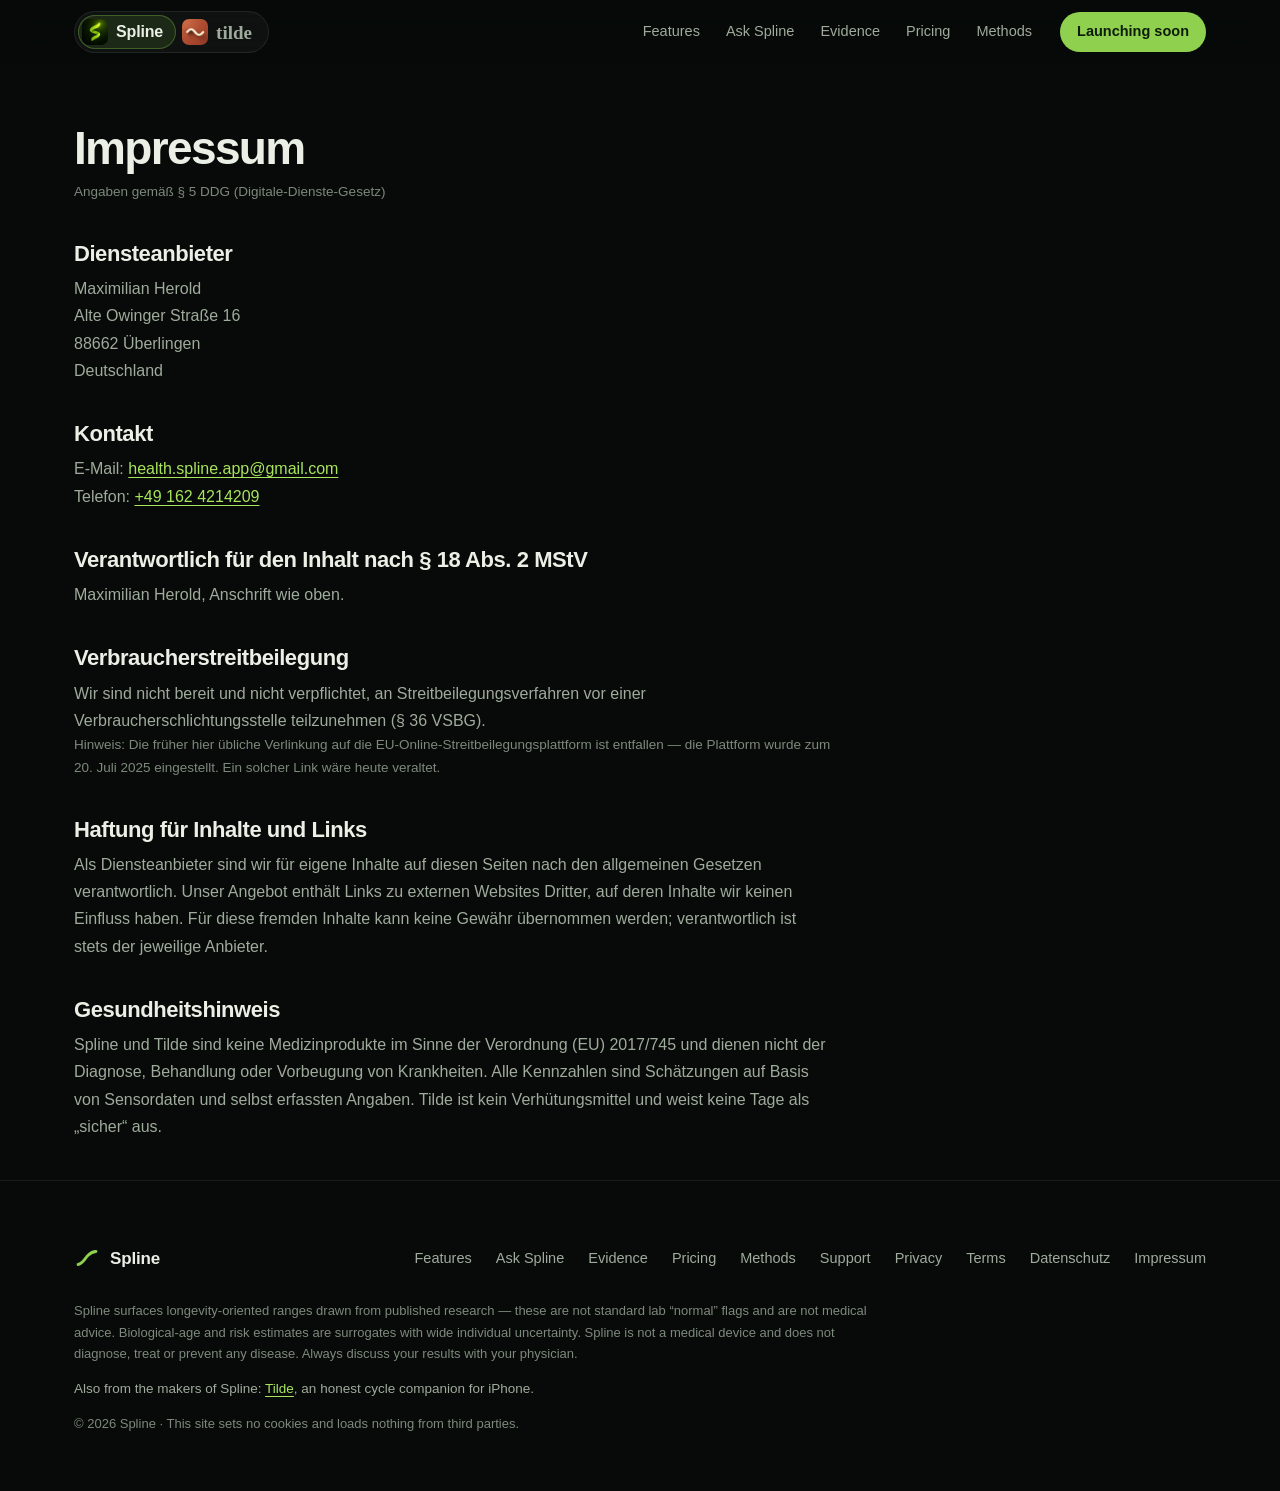
<file: impressum.html>
<!DOCTYPE html>
<html lang="de">
<head>
<meta charset="UTF-8">
<meta name="viewport" content="width=device-width, initial-scale=1.0">
<title>Impressum &mdash; Spline Health</title>
<meta name="description" content="Impressum von Spline Health: Anbieterkennzeichnung nach &sect;&nbsp;5 DDG.">
<!-- Nothing here for search; kept out of results so the address and phone number aren't either. -->
<meta name="robots" content="noindex, follow">
<link rel="canonical" href="https://www.spline-health.com/impressum.html">
<meta property="og:site_name" content="Spline Health">
<meta property="og:title" content="Spline &mdash; Impressum">
<meta property="og:description" content="Impressum von Spline Health: Anbieterkennzeichnung nach &sect;&nbsp;5 DDG.">
<meta property="og:type" content="website">
<meta property="og:url" content="https://www.spline-health.com/impressum.html">
<meta property="og:locale" content="de_DE">
<meta property="og:image" content="https://www.spline-health.com/assets/og.jpg">
<meta property="og:image:width" content="1200">
<meta property="og:image:height" content="627">
<meta property="og:image:alt" content="Spline: The true line through the noise. One clear call each morning, with its science cited.">
<meta name="twitter:card" content="summary_large_image">
<meta name="theme-color" content="#070a08">
<meta name="color-scheme" content="dark">
<link rel="icon" href="/favicon.svg" type="image/svg+xml">
<link rel="apple-touch-icon" href="assets/apple-touch-icon.png">
<link rel="stylesheet" href="assets/site.css?v=20261016b">
</head>
<body>
<div class="page">
<nav id="nav">
  <div class="wrap nav-inner">
    <div class="app-switch" role="group" aria-label="Choose an app">
      <a href="/#top" data-app="spline" aria-current="true"><img src="/assets/icon-256.webp" alt="" width="26" height="26"><span>Spline</span></a>
      <a href="/tilde/#top" data-app="tilde" title="Tilde: cycle tracking"><img src="/tilde/assets/icon-256.webp" alt="" width="26" height="26"><span>tilde</span></a>
    </div>
    <div class="nav-links">
      <a href="/#features">Features</a>
      <a href="/#ask">Ask Spline</a>
      <a href="/#evidence">Evidence</a>
      <a href="/#pricing">Pricing</a>
      <a href="methods.html">Methods</a>
    </div>
    <a class="btn small" href="/#get">Launching soon</a>
  </div>
</nav>
<main id="main" class="wrap"><article class="prose">
<h1>Impressum</h1>
<p class="updated">Angaben gem&auml;&szlig; &sect;&nbsp;5 DDG (Digitale-Dienste-Gesetz)</p>

<h2>Diensteanbieter</h2>
<p>
  Maximilian Herold<br>
  Alte Owinger Stra&szlig;e 16<br>
  88662 &Uuml;berlingen<br>
  Deutschland
</p>

<h2>Kontakt</h2>
<p>
  E-Mail: <a href="mailto:health.spline.app@gmail.com">health.spline.app@gmail.com</a><br>
  Telefon: <a href="tel:+491624214209">+49&nbsp;162&nbsp;4214209</a>
</p>

<h2>Verantwortlich f&uuml;r den Inhalt nach &sect;&nbsp;18 Abs.&nbsp;2 MStV</h2>
<p>Maximilian Herold, Anschrift wie oben.</p>

<h2>Verbraucherstreitbeilegung</h2>
<p>
  Wir sind nicht bereit und nicht verpflichtet, an Streitbeilegungsverfahren vor einer
  Verbraucherschlichtungsstelle teilzunehmen (&sect;&nbsp;36 VSBG).
</p>
<p class="updated">
  Hinweis: Die fr&uuml;her hier &uuml;bliche Verlinkung auf die EU-Online-Streitbeilegungs&shy;plattform
  ist entfallen &mdash; die Plattform wurde zum 20.&nbsp;Juli 2025 eingestellt. Ein solcher Link
  w&auml;re heute veraltet.
</p>

<h2>Haftung f&uuml;r Inhalte und Links</h2>
<p>
  Als Diensteanbieter sind wir f&uuml;r eigene Inhalte auf diesen Seiten nach den allgemeinen
  Gesetzen verantwortlich. Unser Angebot enth&auml;lt Links zu externen Websites Dritter, auf
  deren Inhalte wir keinen Einfluss haben. F&uuml;r diese fremden Inhalte kann keine Gew&auml;hr
  &uuml;bernommen werden; verantwortlich ist stets der jeweilige Anbieter.
</p>

<h2>Gesundheitshinweis</h2>
<p>
  Spline und Tilde sind keine Medizinprodukte im Sinne der Verordnung (EU)&nbsp;2017/745 und
  dienen nicht der Diagnose, Behandlung oder Vorbeugung von Krankheiten. Alle Kennzahlen sind
  Sch&auml;tzungen auf Basis von Sensordaten und selbst erfassten Angaben. Tilde ist kein
  Verh&uuml;tungsmittel und weist keine Tage als &bdquo;sicher&ldquo; aus.
</p>
</article></main>
<footer>
  <div class="wrap">
    <div class="foot-top">
      <a class="logo" href="/#top"><svg viewBox="0 0 64 64" aria-hidden="true">
        <path d="M10 48 C 22 46, 26 34, 34 26 S 48 16, 54 16" fill="none"
              stroke="#8FD14F" stroke-width="7" stroke-linecap="round"/>
      </svg> Spline</a>
      <div class="nav-links">
        <a href="/#features">Features</a>
        <a href="/#ask">Ask Spline</a>
        <a href="/#evidence">Evidence</a>
        <a href="/#pricing">Pricing</a>
        <a href="methods.html">Methods</a>
        <a href="support.html">Support</a>
        <a href="privacy.html">Privacy</a>
        <a href="terms.html">Terms</a>
        <a href="datenschutz.html">Datenschutz</a>
        <a href="impressum.html">Impressum</a>
      </div>
    </div>
    <p class="disclaimer">
      Spline surfaces longevity-oriented ranges drawn from published research &mdash; these are
      not standard lab &ldquo;normal&rdquo; flags and are not medical advice. Biological-age and
      risk estimates are surrogates with wide individual uncertainty. Spline is not a medical
      device and does not diagnose, treat or prevent any disease. Always discuss your results
      with your physician.
    </p>
    <p class="sibling">Also from the makers of Spline: <a href="/tilde/">Tilde</a>, an honest cycle
      companion for iPhone.</p>
    <p class="copyright">&copy; 2026 Spline &middot; This site sets no cookies and loads nothing from third parties.</p>
  </div>
</footer>
</div>
<script src="assets/site.js?v=20261004" defer></script>
<script src="/shared/app-switch.js?v=20261016" defer></script>
</body>
</html>
</file>
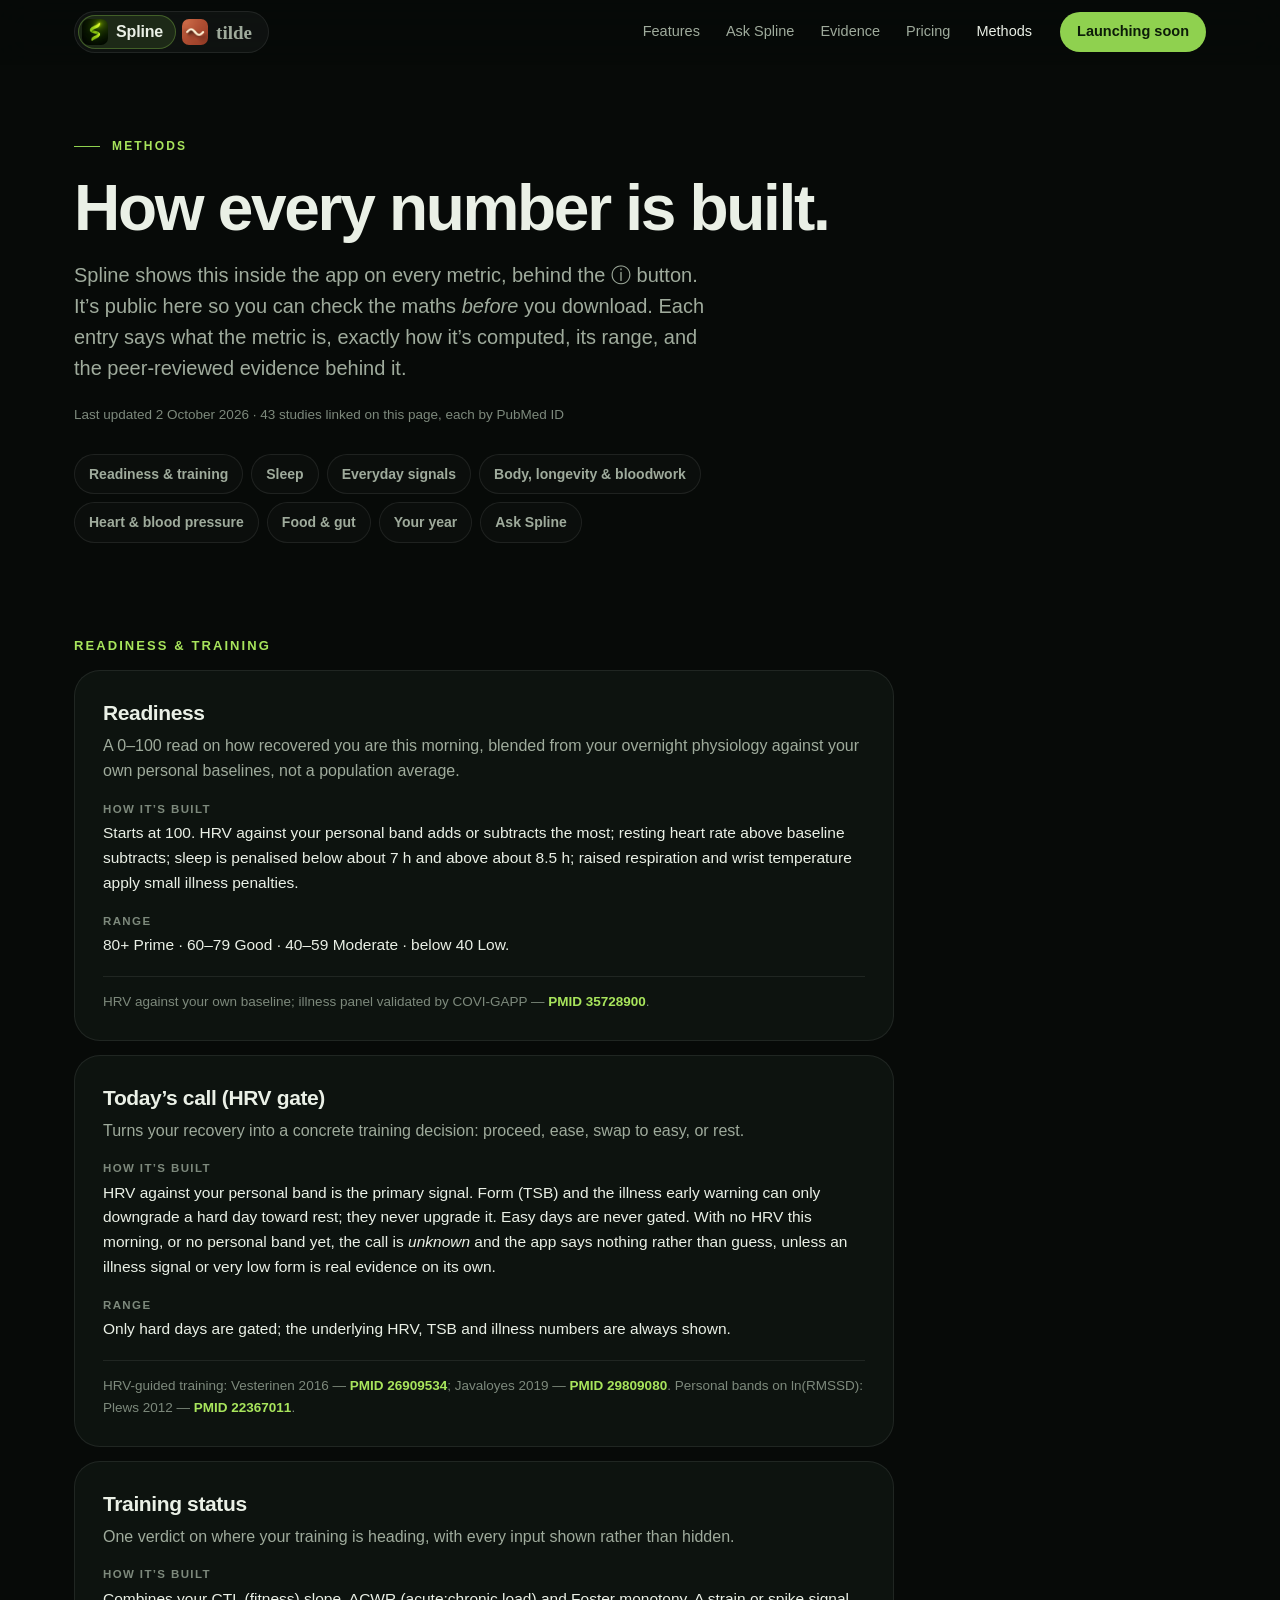
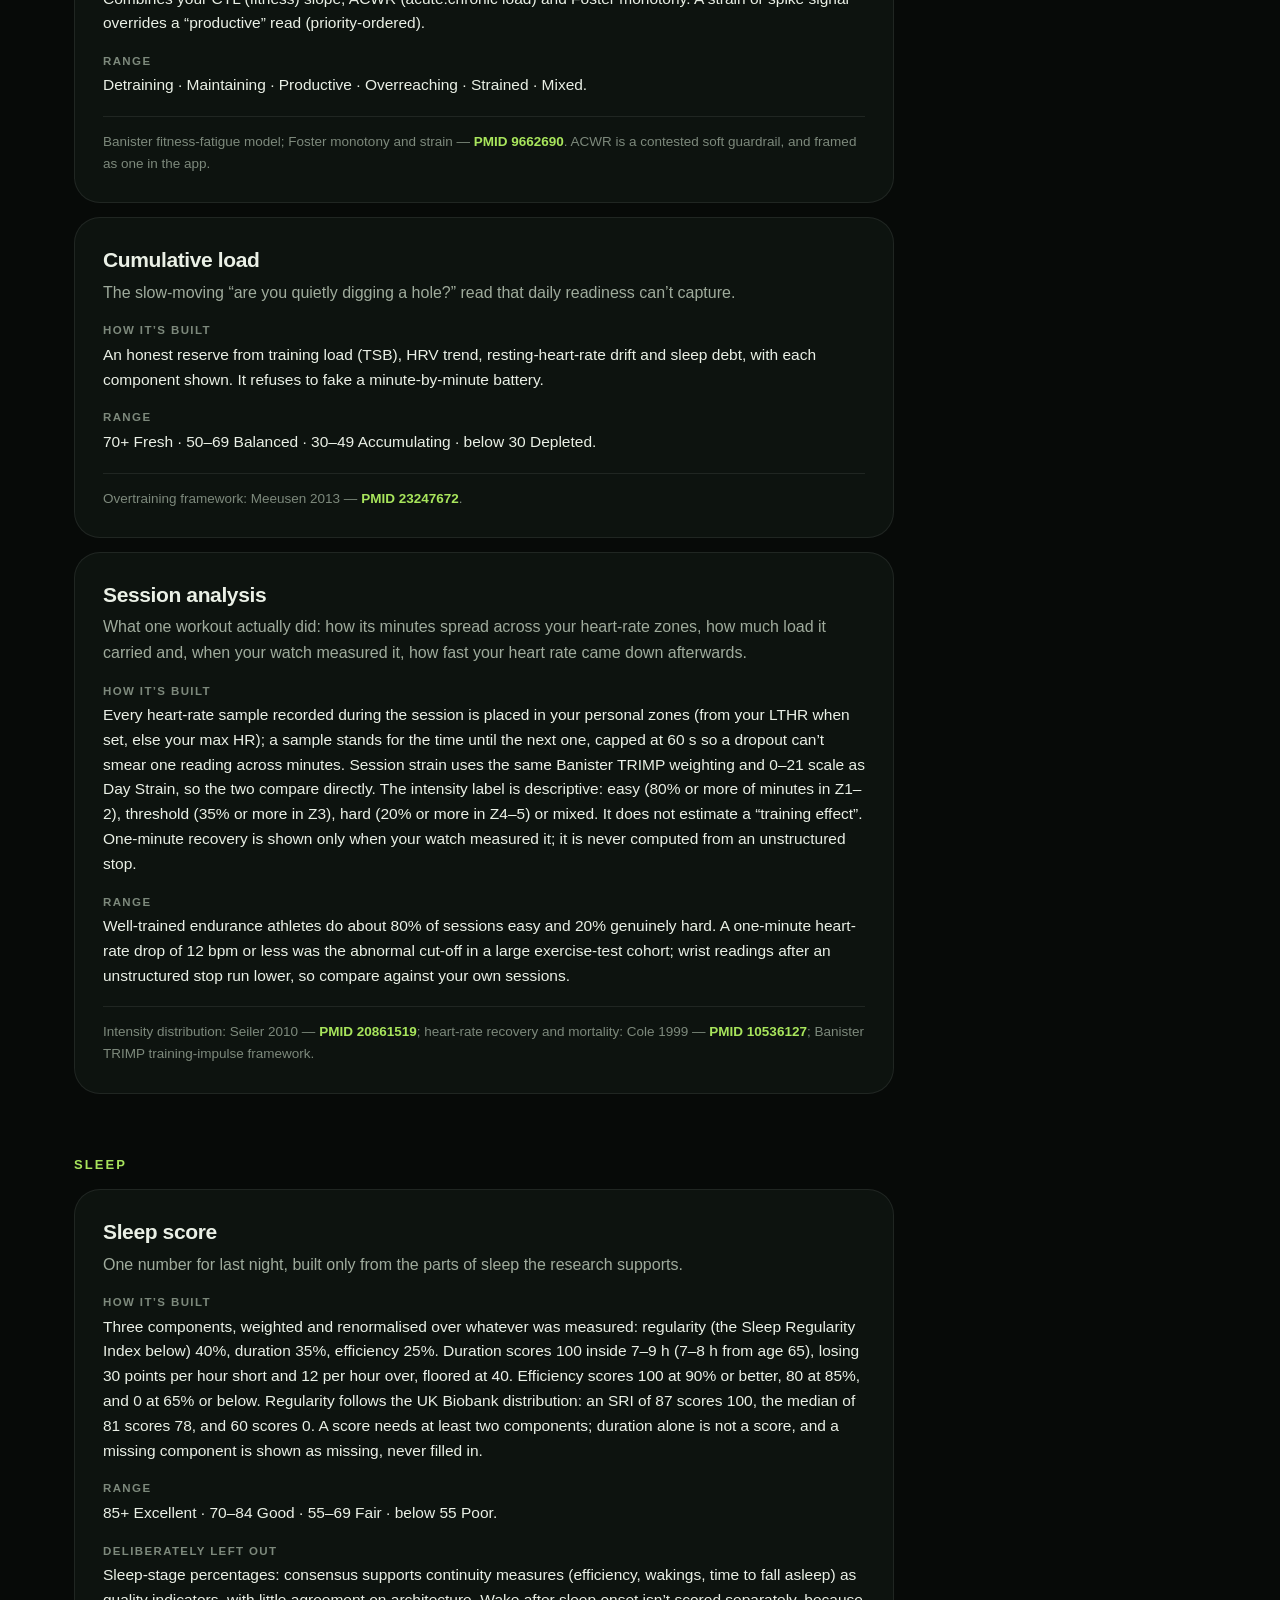
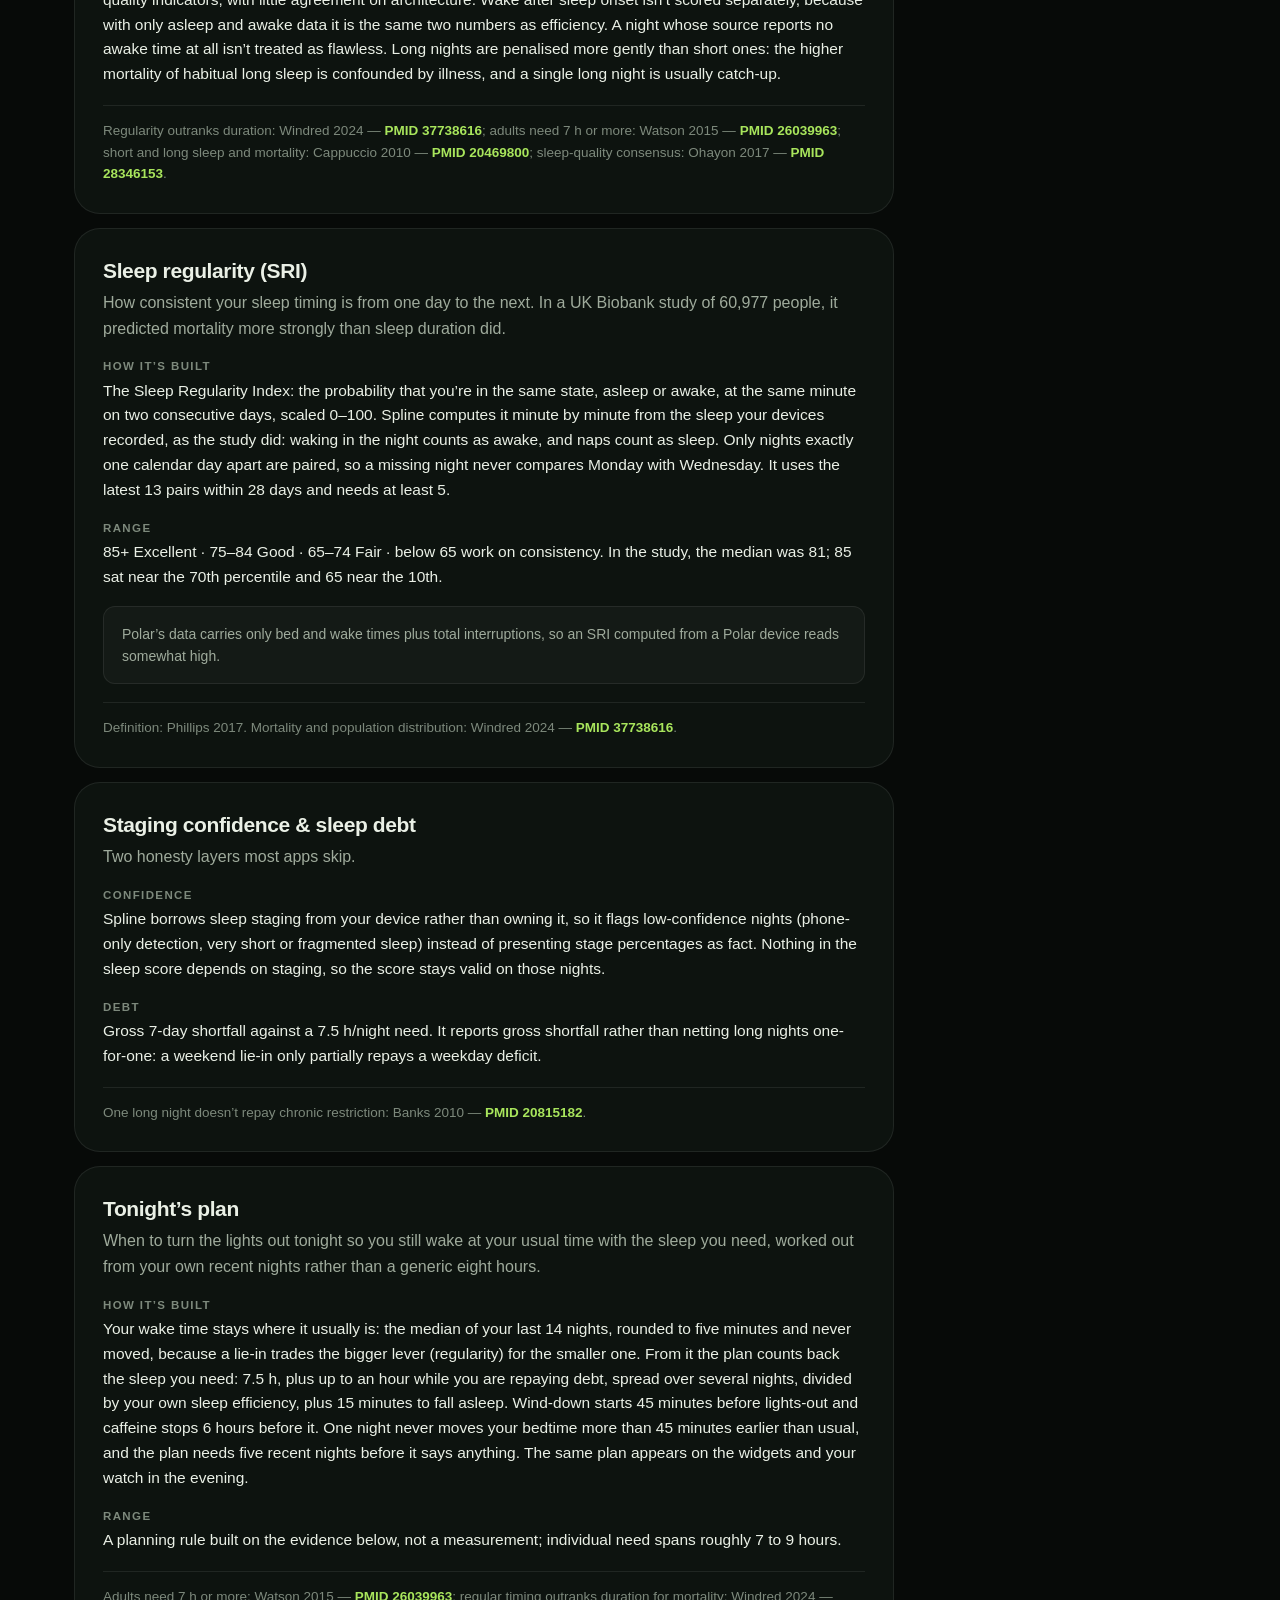
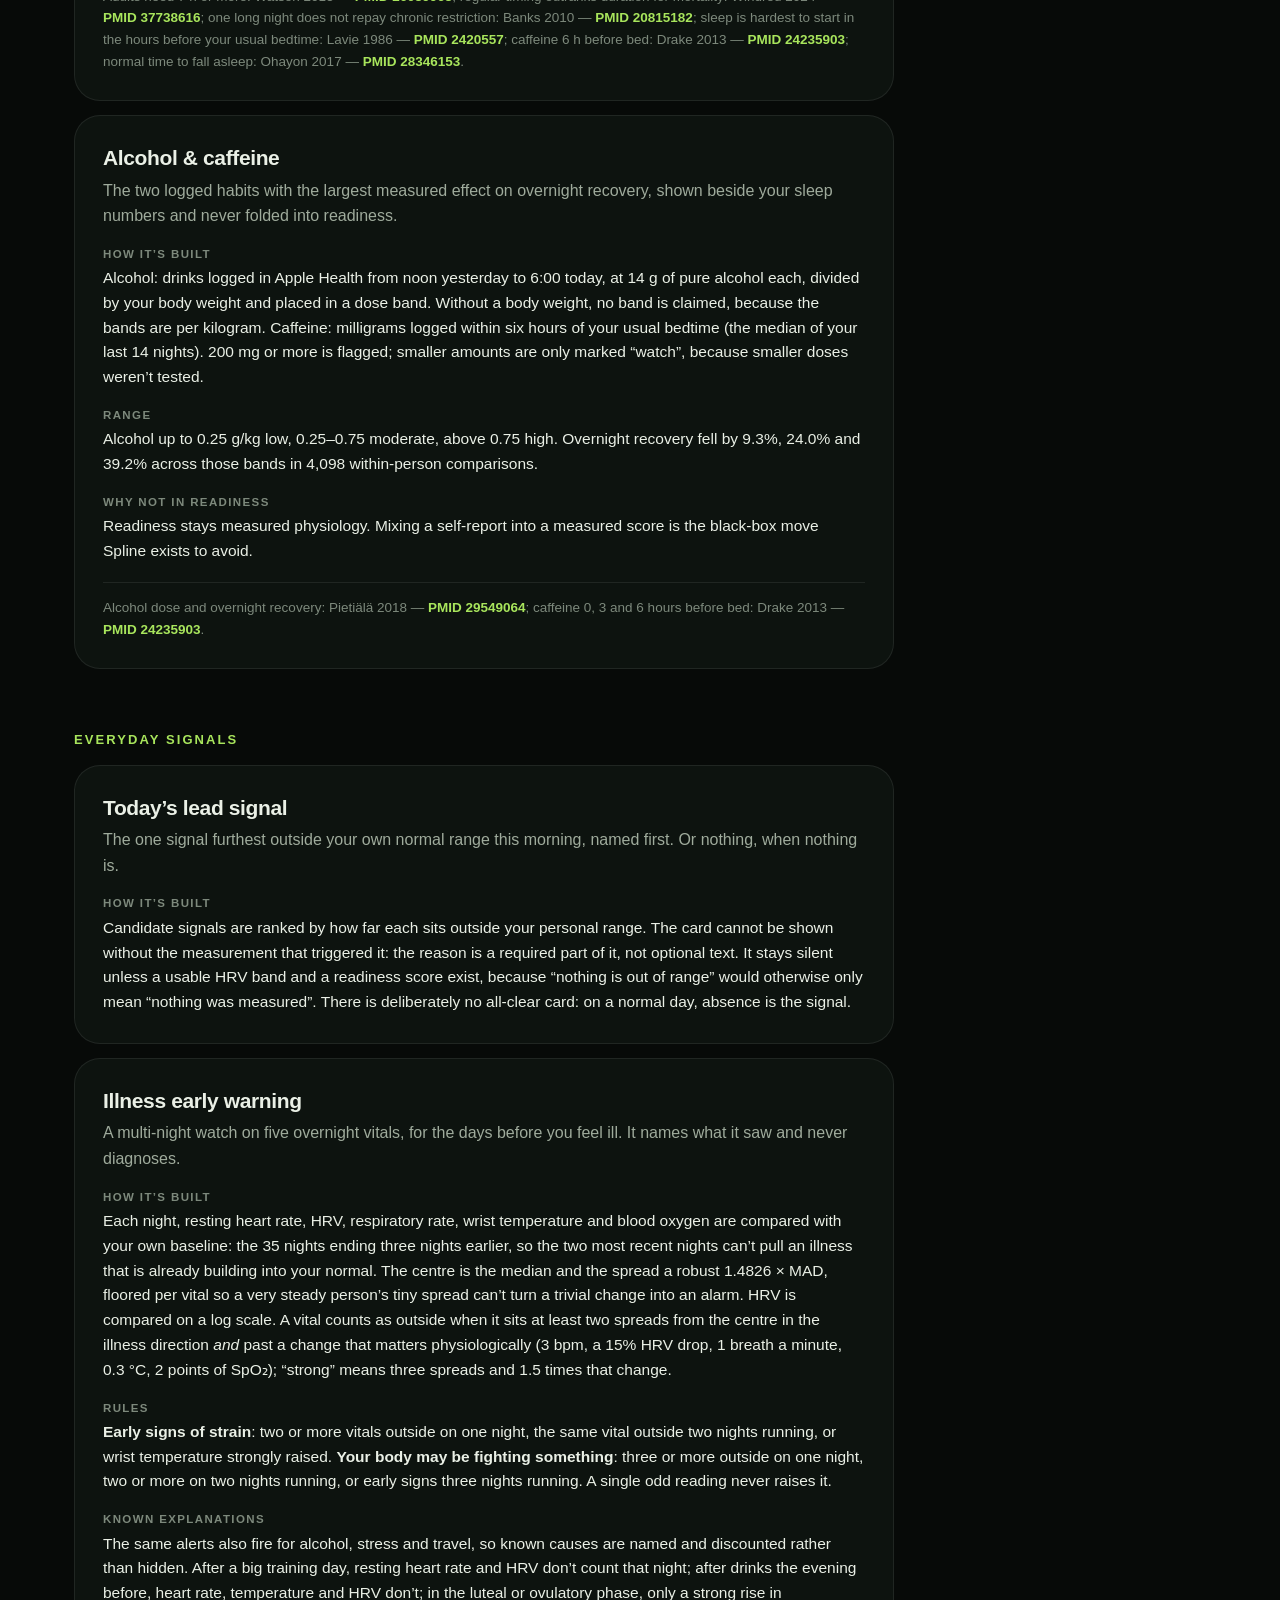
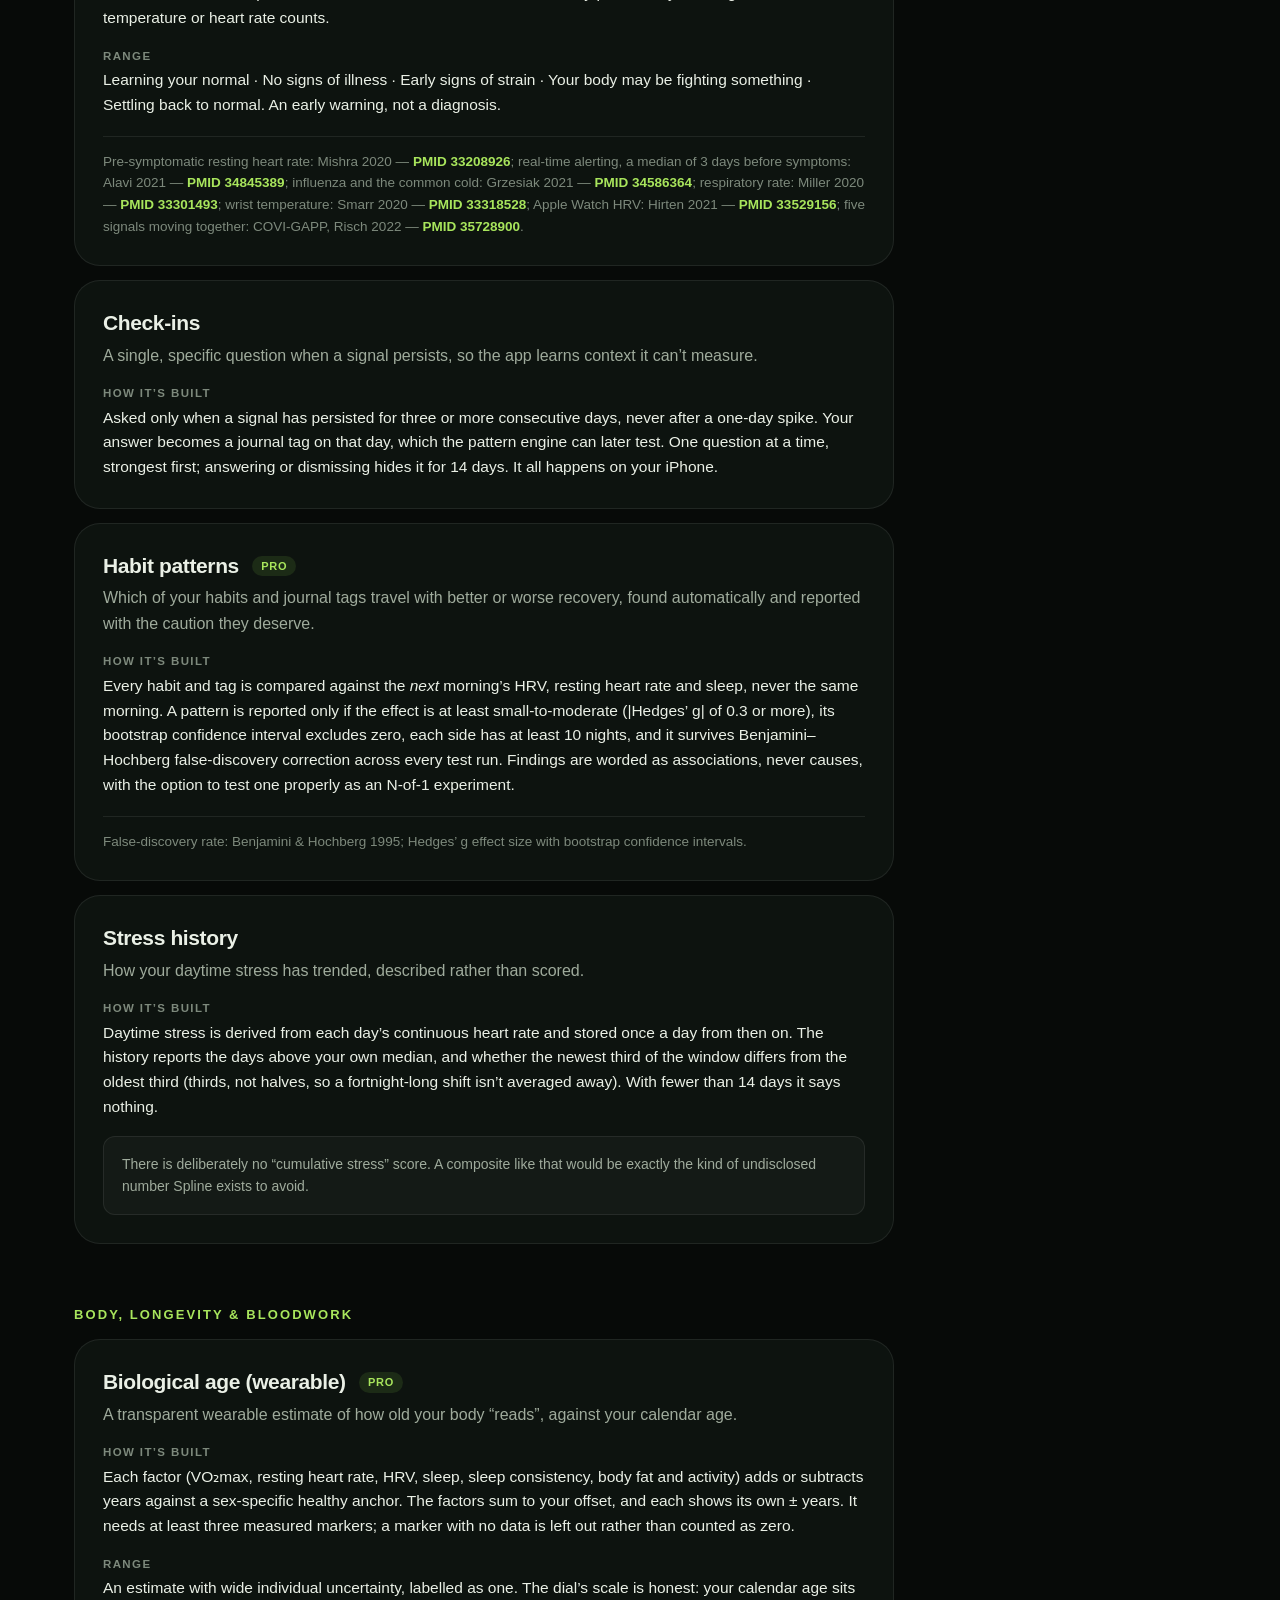
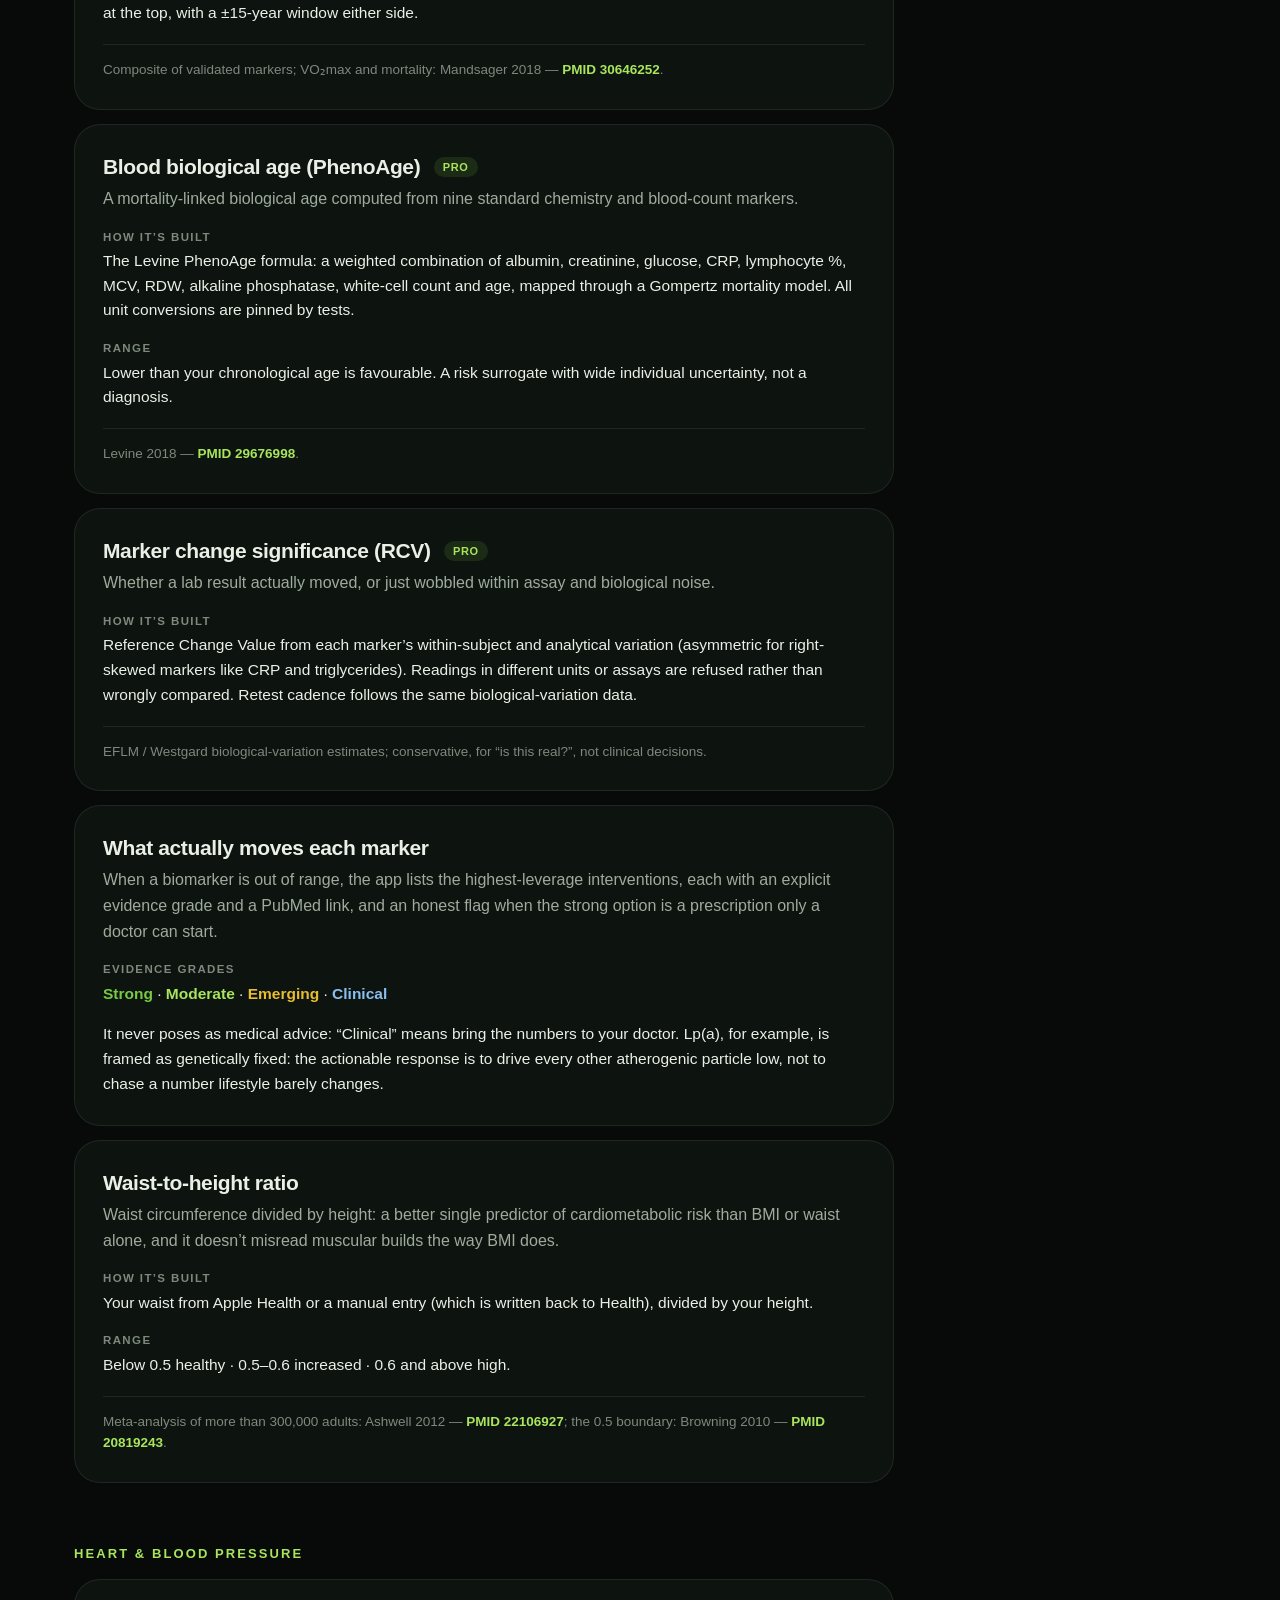
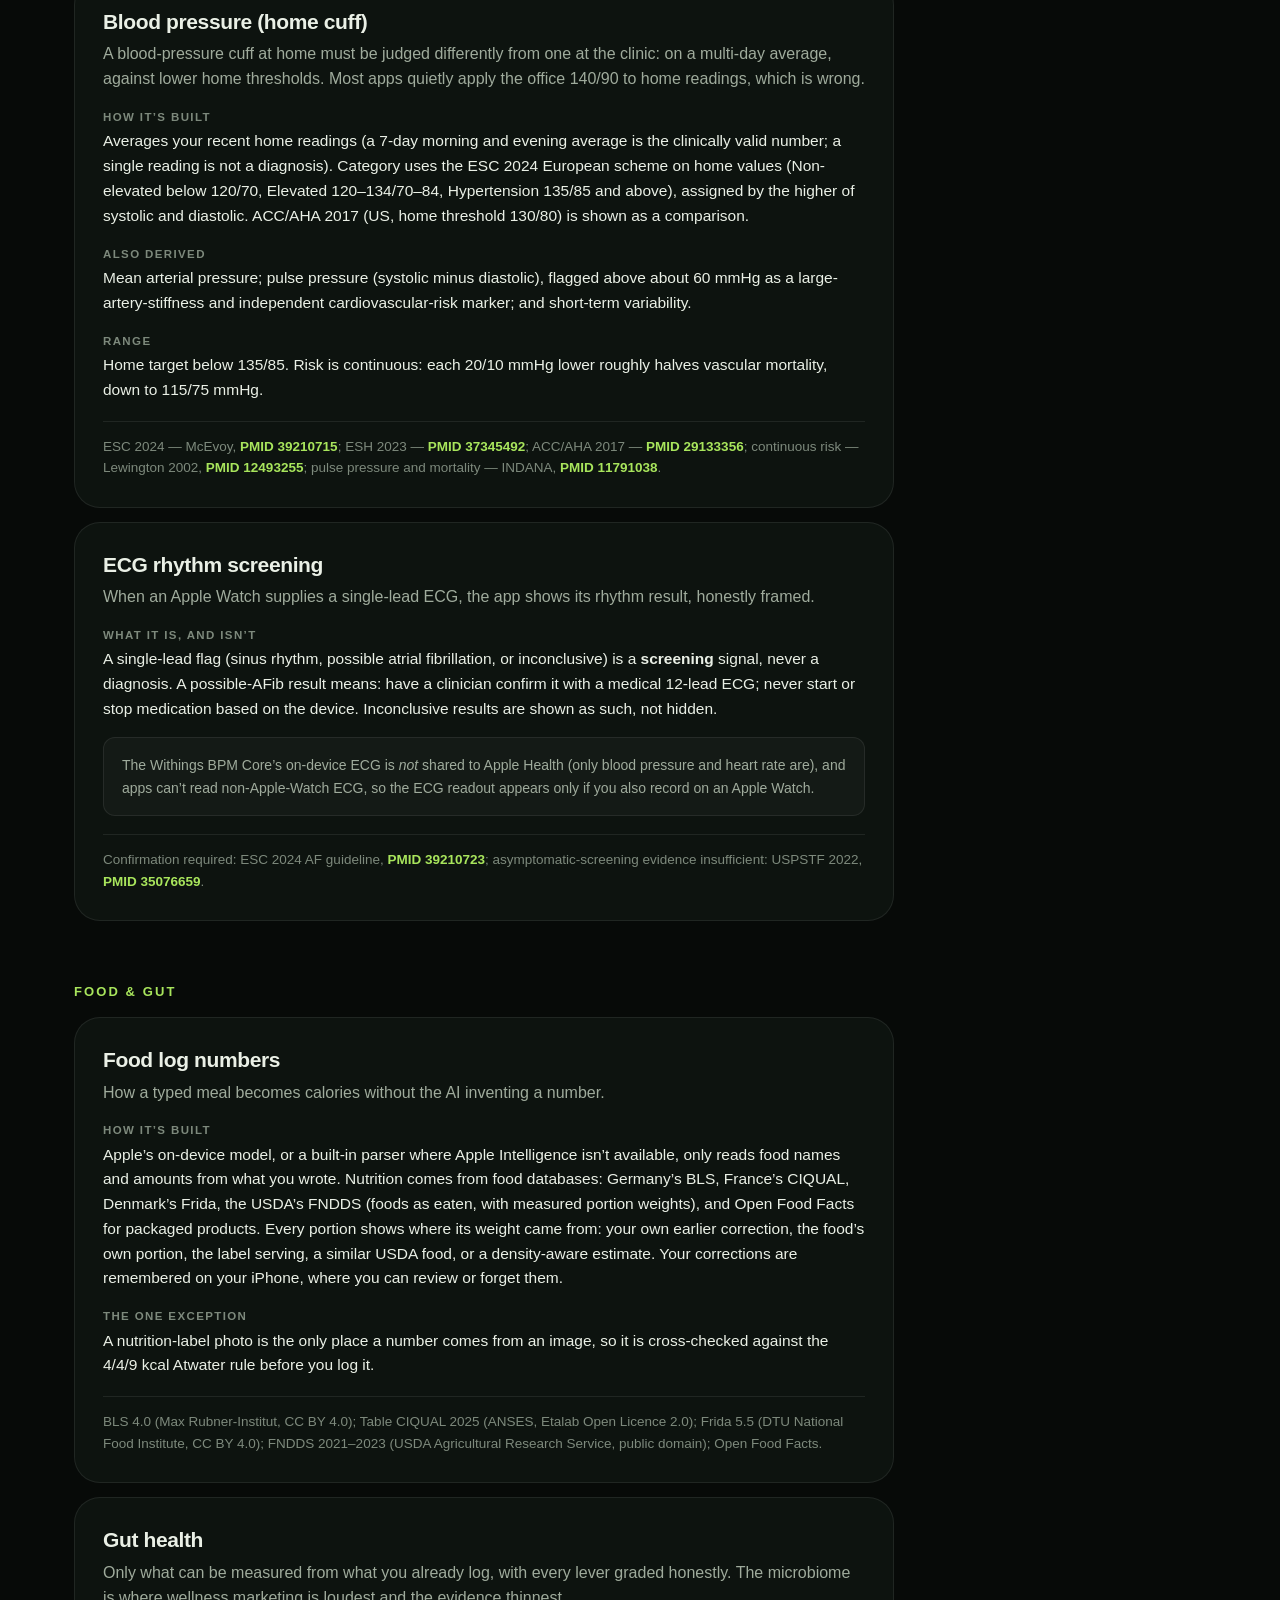
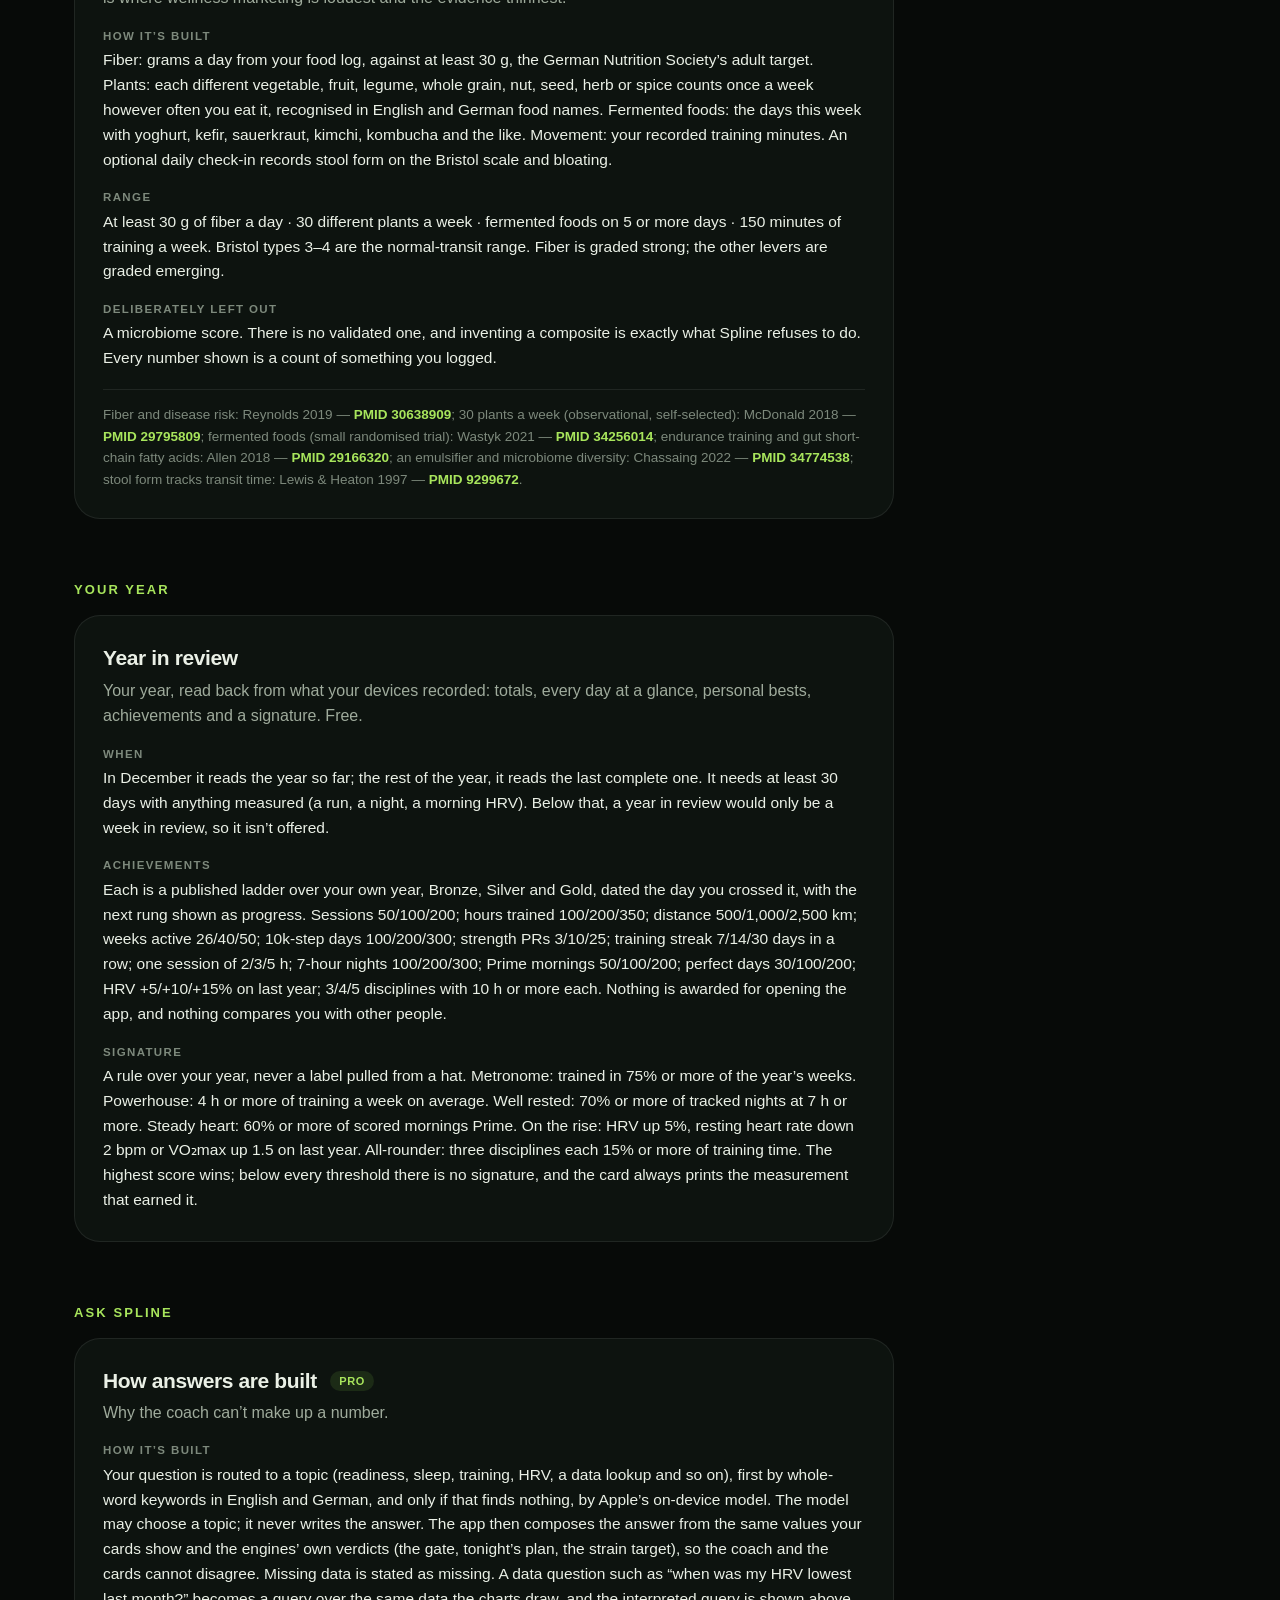
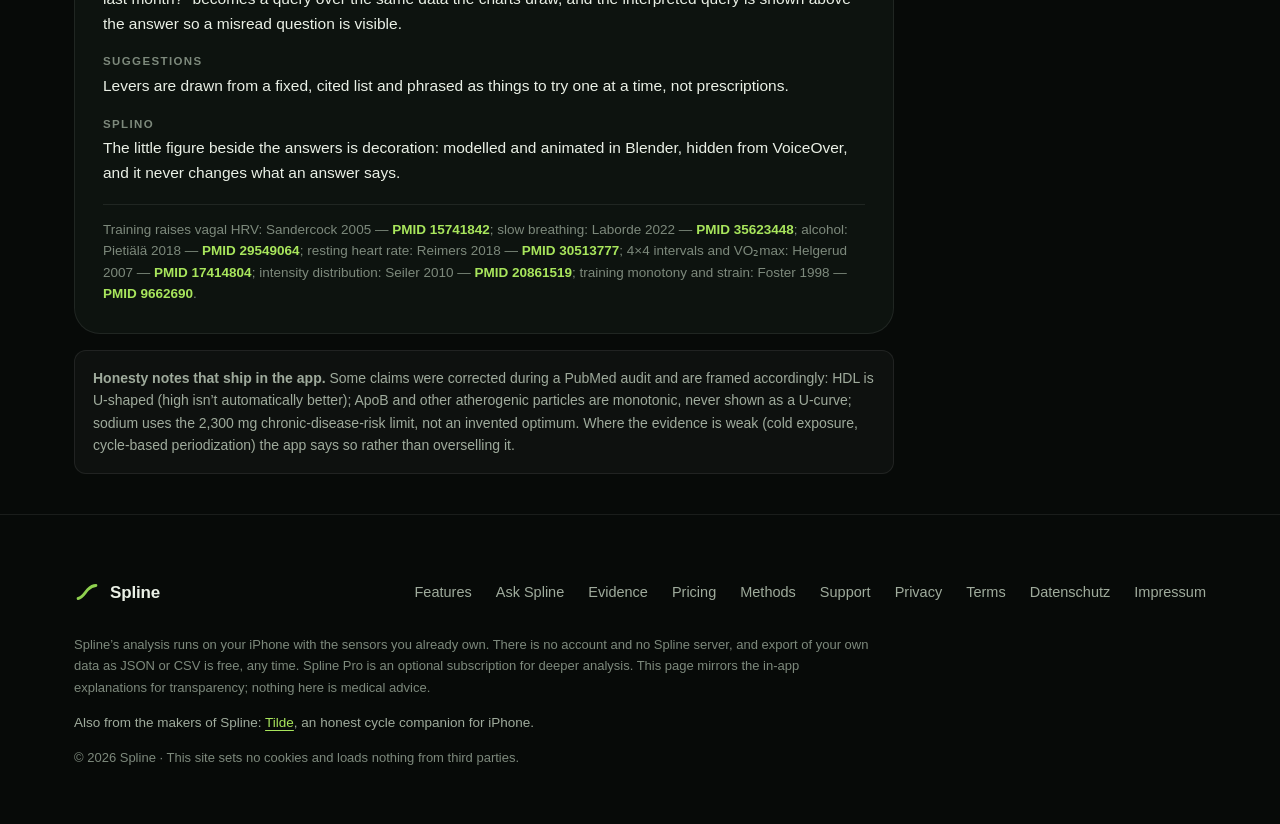
<file: methods.html>
<!DOCTYPE html>
<html lang="en">
<head>
<meta charset="UTF-8">
<meta name="viewport" content="width=device-width, initial-scale=1.0">
<title>Spline Methods &mdash; how readiness, sleep score and HRV are calculated</title>
<meta name="description" content="How Spline calculates readiness, sleep score, sleep regularity, its illness early warning, biological age and more: the exact formulas, ranges and PubMed sources.">
<meta name="robots" content="max-image-preview:large">
<link rel="canonical" href="https://www.spline-health.com/methods.html">
<meta property="og:site_name" content="Spline Health">
<meta property="og:title" content="Spline &mdash; Methods">
<meta property="og:description" content="How every score is built, and the PubMed evidence behind it. No black boxes.">
<meta property="og:type" content="article">
<meta property="og:url" content="https://www.spline-health.com/methods.html">
<meta property="og:image" content="https://www.spline-health.com/assets/og.jpg">
<meta property="og:image:width" content="1200">
<meta property="og:image:height" content="627">
<meta property="og:image:alt" content="Spline: The true line through the noise. One clear call each morning, with its science cited.">
<meta name="twitter:card" content="summary_large_image">
<meta name="theme-color" content="#070a08">
<meta name="color-scheme" content="dark">
<link rel="icon" href="/favicon.svg" type="image/svg+xml">
<link rel="apple-touch-icon" href="assets/apple-touch-icon.png">
<link rel="stylesheet" href="assets/site.css?v=20261016b">
<!-- Structured data: this page as a cited article about the app (defined on index.html).
     "citation" lists every PubMed link below; dateModified matches the date under the h1. -->
<script type="application/ld+json">
{
  "@context": "https://schema.org",
  "@graph": [
    {
      "@type": "TechArticle",
      "@id": "https://www.spline-health.com/methods.html#article",
      "headline": "How every number in Spline is built",
      "description": "How Spline calculates readiness, sleep score, sleep regularity, the illness early warning, biological age and every other metric: the exact formulas, ranges and the peer-reviewed evidence behind them.",
      "url": "https://www.spline-health.com/methods.html",
      "inLanguage": "en",
      "dateModified": "2026-10-02",
      "image": "https://www.spline-health.com/assets/og.jpg",
      "author": {
        "@type": "Organization",
        "@id": "https://www.spline-health.com/#organization",
        "name": "Spline",
        "alternateName": "Spline Health",
        "url": "https://www.spline-health.com/"
      },
      "publisher": {
        "@type": "Organization",
        "@id": "https://www.spline-health.com/#organization",
        "name": "Spline",
        "alternateName": "Spline Health",
        "url": "https://www.spline-health.com/",
        "logo": {
          "@type": "ImageObject",
          "url": "https://www.spline-health.com/assets/apple-touch-icon.png"
        }
      },
      "about": {
        "@type": "MobileApplication",
        "@id": "https://www.spline-health.com/#app",
        "name": "Spline",
        "alternateName": "Spline Health",
        "operatingSystem": "iOS 17 or later",
        "applicationCategory": "HealthApplication"
      },
      "isPartOf": {
        "@type": "WebSite",
        "@id": "https://www.spline-health.com/#website",
        "name": "Spline Health",
        "url": "https://www.spline-health.com/"
      },
      "citation": [
        "https://pubmed.ncbi.nlm.nih.gov/35728900/",
        "https://pubmed.ncbi.nlm.nih.gov/26909534/",
        "https://pubmed.ncbi.nlm.nih.gov/29809080/",
        "https://pubmed.ncbi.nlm.nih.gov/22367011/",
        "https://pubmed.ncbi.nlm.nih.gov/9662690/",
        "https://pubmed.ncbi.nlm.nih.gov/23247672/",
        "https://pubmed.ncbi.nlm.nih.gov/20861519/",
        "https://pubmed.ncbi.nlm.nih.gov/10536127/",
        "https://pubmed.ncbi.nlm.nih.gov/37738616/",
        "https://pubmed.ncbi.nlm.nih.gov/26039963/",
        "https://pubmed.ncbi.nlm.nih.gov/20469800/",
        "https://pubmed.ncbi.nlm.nih.gov/28346153/",
        "https://pubmed.ncbi.nlm.nih.gov/20815182/",
        "https://pubmed.ncbi.nlm.nih.gov/2420557/",
        "https://pubmed.ncbi.nlm.nih.gov/24235903/",
        "https://pubmed.ncbi.nlm.nih.gov/29549064/",
        "https://pubmed.ncbi.nlm.nih.gov/33208926/",
        "https://pubmed.ncbi.nlm.nih.gov/34845389/",
        "https://pubmed.ncbi.nlm.nih.gov/34586364/",
        "https://pubmed.ncbi.nlm.nih.gov/33301493/",
        "https://pubmed.ncbi.nlm.nih.gov/33318528/",
        "https://pubmed.ncbi.nlm.nih.gov/33529156/",
        "https://pubmed.ncbi.nlm.nih.gov/30646252/",
        "https://pubmed.ncbi.nlm.nih.gov/29676998/",
        "https://pubmed.ncbi.nlm.nih.gov/22106927/",
        "https://pubmed.ncbi.nlm.nih.gov/20819243/",
        "https://pubmed.ncbi.nlm.nih.gov/39210715/",
        "https://pubmed.ncbi.nlm.nih.gov/37345492/",
        "https://pubmed.ncbi.nlm.nih.gov/29133356/",
        "https://pubmed.ncbi.nlm.nih.gov/12493255/",
        "https://pubmed.ncbi.nlm.nih.gov/11791038/",
        "https://pubmed.ncbi.nlm.nih.gov/39210723/",
        "https://pubmed.ncbi.nlm.nih.gov/35076659/",
        "https://pubmed.ncbi.nlm.nih.gov/30638909/",
        "https://pubmed.ncbi.nlm.nih.gov/29795809/",
        "https://pubmed.ncbi.nlm.nih.gov/34256014/",
        "https://pubmed.ncbi.nlm.nih.gov/29166320/",
        "https://pubmed.ncbi.nlm.nih.gov/34774538/",
        "https://pubmed.ncbi.nlm.nih.gov/9299672/",
        "https://pubmed.ncbi.nlm.nih.gov/15741842/",
        "https://pubmed.ncbi.nlm.nih.gov/35623448/",
        "https://pubmed.ncbi.nlm.nih.gov/30513777/",
        "https://pubmed.ncbi.nlm.nih.gov/17414804/"
      ]
    },
    {
      "@type": "BreadcrumbList",
      "itemListElement": [
        {
          "@type": "ListItem",
          "position": 1,
          "name": "Spline Health",
          "item": "https://www.spline-health.com/"
        },
        {
          "@type": "ListItem",
          "position": 2,
          "name": "Methods",
          "item": "https://www.spline-health.com/methods.html"
        }
      ]
    }
  ]
}
</script>
</head>
<body>
<a class="skip" href="#main">Skip to content</a>
<div class="page">
<nav id="nav">
  <div class="wrap nav-inner">
    <div class="app-switch" role="group" aria-label="Choose an app">
      <a href="/#top" data-app="spline" aria-current="true"><img src="/assets/icon-256.webp" alt="" width="26" height="26"><span>Spline</span></a>
      <a href="/tilde/#top" data-app="tilde" title="Tilde: cycle tracking"><img src="/tilde/assets/icon-256.webp" alt="" width="26" height="26"><span>tilde</span></a>
    </div>
    <div class="nav-links">
      <a href="/#features">Features</a>
      <a href="/#ask">Ask Spline</a>
      <a href="/#evidence">Evidence</a>
      <a href="/#pricing">Pricing</a>
      <a href="methods.html" aria-current="page">Methods</a>
    </div>
    <a class="btn small" href="/#get">Launching soon</a>
  </div>
</nav>

<main id="main" class="wrap">
  <header class="methods-head">
    <div class="kicker">Methods</div>
    <h1>How every number is built.</h1>
    <p class="lede">
      Spline shows this inside the app on every metric, behind the &#9432; button. It&rsquo;s public
      here so you can check the maths <em>before</em> you download. Each entry says what the metric
      is, exactly how it&rsquo;s computed, its range, and the peer-reviewed evidence behind it.
    </p>
    <p class="fine methods-updated">Last updated <time datetime="2026-10-02">2 October 2026</time> &middot; 43 studies linked on this page, each by PubMed ID</p>
    <ul class="methods-toc">
      <li><a href="#readiness">Readiness &amp; training</a></li>
      <li><a href="#sleep">Sleep</a></li>
      <li><a href="#signals">Everyday signals</a></li>
      <li><a href="#longevity">Body, longevity &amp; bloodwork</a></li>
      <li><a href="#heart">Heart &amp; blood pressure</a></li>
      <li><a href="#food">Food &amp; gut</a></li>
      <li><a href="#year">Your year</a></li>
      <li><a href="#ask">Ask Spline</a></li>
    </ul>
  </header>

  <div class="methods">

  <h2 id="readiness">Readiness &amp; training</h2>

  <div class="method" id="readiness-score">
    <h3>Readiness</h3>
    <p class="what">A 0&ndash;100 read on how recovered you are this morning, blended from your overnight physiology against your own personal baselines, not a population average.</p>
    <div class="row"><div class="k">How it&rsquo;s built</div><div class="v">Starts at 100. HRV against your personal band adds or subtracts the most; resting heart rate above baseline subtracts; sleep is penalised below about 7&nbsp;h and above about 8.5&nbsp;h; raised respiration and wrist temperature apply small illness penalties.</div></div>
    <div class="row"><div class="k">Range</div><div class="v">80+ Prime &middot; 60&ndash;79 Good &middot; 40&ndash;59 Moderate &middot; below 40 Low.</div></div>
    <div class="cite">HRV against your own baseline; illness panel validated by COVI-GAPP &mdash; <a href="https://pubmed.ncbi.nlm.nih.gov/35728900/">PMID 35728900</a>.</div>
  </div>

  <div class="method" id="todays-call">
    <h3>Today&rsquo;s call (HRV gate)</h3>
    <p class="what">Turns your recovery into a concrete training decision: proceed, ease, swap to easy, or rest.</p>
    <div class="row"><div class="k">How it&rsquo;s built</div><div class="v">HRV against your personal band is the primary signal. Form (TSB) and the illness early warning can only downgrade a hard day toward rest; they never upgrade it. Easy days are never gated. With no HRV this morning, or no personal band yet, the call is <em>unknown</em> and the app says nothing rather than guess, unless an illness signal or very low form is real evidence on its own.</div></div>
    <div class="row"><div class="k">Range</div><div class="v">Only hard days are gated; the underlying HRV, TSB and illness numbers are always shown.</div></div>
    <div class="cite">HRV-guided training: Vesterinen 2016 &mdash; <a href="https://pubmed.ncbi.nlm.nih.gov/26909534/">PMID 26909534</a>; Javaloyes 2019 &mdash; <a href="https://pubmed.ncbi.nlm.nih.gov/29809080/">PMID 29809080</a>. Personal bands on ln(RMSSD): Plews 2012 &mdash; <a href="https://pubmed.ncbi.nlm.nih.gov/22367011/">PMID 22367011</a>.</div>
  </div>

  <div class="method" id="training-status">
    <h3>Training status</h3>
    <p class="what">One verdict on where your training is heading, with every input shown rather than hidden.</p>
    <div class="row"><div class="k">How it&rsquo;s built</div><div class="v">Combines your CTL (fitness) slope, ACWR (acute:chronic load) and Foster monotony. A strain or spike signal overrides a &ldquo;productive&rdquo; read (priority-ordered).</div></div>
    <div class="row"><div class="k">Range</div><div class="v">Detraining &middot; Maintaining &middot; Productive &middot; Overreaching &middot; Strained &middot; Mixed.</div></div>
    <div class="cite">Banister fitness-fatigue model; Foster monotony and strain &mdash; <a href="https://pubmed.ncbi.nlm.nih.gov/9662690/">PMID 9662690</a>. ACWR is a contested soft guardrail, and framed as one in the app.</div>
  </div>

  <div class="method" id="cumulative-load">
    <h3>Cumulative load</h3>
    <p class="what">The slow-moving &ldquo;are you quietly digging a hole?&rdquo; read that daily readiness can&rsquo;t capture.</p>
    <div class="row"><div class="k">How it&rsquo;s built</div><div class="v">An honest reserve from training load (TSB), HRV trend, resting-heart-rate drift and sleep debt, with each component shown. It refuses to fake a minute-by-minute battery.</div></div>
    <div class="row"><div class="k">Range</div><div class="v">70+ Fresh &middot; 50&ndash;69 Balanced &middot; 30&ndash;49 Accumulating &middot; below 30 Depleted.</div></div>
    <div class="cite">Overtraining framework: Meeusen 2013 &mdash; <a href="https://pubmed.ncbi.nlm.nih.gov/23247672/">PMID 23247672</a>.</div>
  </div>

  <div class="method" id="session-analysis">
    <h3>Session analysis</h3>
    <p class="what">What one workout actually did: how its minutes spread across your heart-rate zones, how much load it carried and, when your watch measured it, how fast your heart rate came down afterwards.</p>
    <div class="row"><div class="k">How it&rsquo;s built</div><div class="v">Every heart-rate sample recorded during the session is placed in your personal zones (from your LTHR when set, else your max HR); a sample stands for the time until the next one, capped at 60&nbsp;s so a dropout can&rsquo;t smear one reading across minutes. Session strain uses the same Banister TRIMP weighting and 0&ndash;21 scale as Day Strain, so the two compare directly. The intensity label is descriptive: easy (80% or more of minutes in Z1&ndash;2), threshold (35% or more in Z3), hard (20% or more in Z4&ndash;5) or mixed. It does not estimate a &ldquo;training effect&rdquo;. One-minute recovery is shown only when your watch measured it; it is never computed from an unstructured stop.</div></div>
    <div class="row"><div class="k">Range</div><div class="v">Well-trained endurance athletes do about 80% of sessions easy and 20% genuinely hard. A one-minute heart-rate drop of 12&nbsp;bpm or less was the abnormal cut-off in a large exercise-test cohort; wrist readings after an unstructured stop run lower, so compare against your own sessions.</div></div>
    <div class="cite">Intensity distribution: Seiler 2010 &mdash; <a href="https://pubmed.ncbi.nlm.nih.gov/20861519/">PMID 20861519</a>; heart-rate recovery and mortality: Cole 1999 &mdash; <a href="https://pubmed.ncbi.nlm.nih.gov/10536127/">PMID 10536127</a>; Banister TRIMP training-impulse framework.</div>
  </div>

  <h2 id="sleep">Sleep</h2>

  <div class="method" id="sleep-score">
    <h3>Sleep score</h3>
    <p class="what">One number for last night, built only from the parts of sleep the research supports.</p>
    <div class="row"><div class="k">How it&rsquo;s built</div><div class="v">Three components, weighted and renormalised over whatever was measured: regularity (the Sleep Regularity Index below) 40%, duration 35%, efficiency 25%. Duration scores 100 inside 7&ndash;9&nbsp;h (7&ndash;8&nbsp;h from age 65), losing 30 points per hour short and 12 per hour over, floored at 40. Efficiency scores 100 at 90% or better, 80 at 85%, and 0 at 65% or below. Regularity follows the UK Biobank distribution: an SRI of 87 scores 100, the median of 81 scores 78, and 60 scores 0. A score needs at least two components; duration alone is not a score, and a missing component is shown as missing, never filled in.</div></div>
    <div class="row"><div class="k">Range</div><div class="v">85+ Excellent &middot; 70&ndash;84 Good &middot; 55&ndash;69 Fair &middot; below 55 Poor.</div></div>
    <div class="row"><div class="k">Deliberately left out</div><div class="v">Sleep-stage percentages: consensus supports continuity measures (efficiency, wakings, time to fall asleep) as quality indicators, with little agreement on architecture. Wake after sleep onset isn&rsquo;t scored separately, because with only asleep and awake data it is the same two numbers as efficiency. A night whose source reports no awake time at all isn&rsquo;t treated as flawless. Long nights are penalised more gently than short ones: the higher mortality of habitual long sleep is confounded by illness, and a single long night is usually catch-up.</div></div>
    <div class="cite">Regularity outranks duration: Windred 2024 &mdash; <a href="https://pubmed.ncbi.nlm.nih.gov/37738616/">PMID 37738616</a>; adults need 7&nbsp;h or more: Watson 2015 &mdash; <a href="https://pubmed.ncbi.nlm.nih.gov/26039963/">PMID 26039963</a>; short and long sleep and mortality: Cappuccio 2010 &mdash; <a href="https://pubmed.ncbi.nlm.nih.gov/20469800/">PMID 20469800</a>; sleep-quality consensus: Ohayon 2017 &mdash; <a href="https://pubmed.ncbi.nlm.nih.gov/28346153/">PMID 28346153</a>.</div>
  </div>

  <div class="method" id="sleep-regularity">
    <h3>Sleep regularity (SRI)</h3>
    <p class="what">How consistent your sleep timing is from one day to the next. In a UK Biobank study of 60,977 people, it predicted mortality more strongly than sleep duration did.</p>
    <div class="row"><div class="k">How it&rsquo;s built</div><div class="v">The Sleep Regularity Index: the probability that you&rsquo;re in the same state, asleep or awake, at the same minute on two consecutive days, scaled 0&ndash;100. Spline computes it minute by minute from the sleep your devices recorded, as the study did: waking in the night counts as awake, and naps count as sleep. Only nights exactly one calendar day apart are paired, so a missing night never compares Monday with Wednesday. It uses the latest 13 pairs within 28 days and needs at least 5.</div></div>
    <div class="row"><div class="k">Range</div><div class="v">85+ Excellent &middot; 75&ndash;84 Good &middot; 65&ndash;74 Fair &middot; below 65 work on consistency. In the study, the median was 81; 85 sat near the 70th percentile and 65 near the 10th.</div></div>
    <div class="note">Polar&rsquo;s data carries only bed and wake times plus total interruptions, so an SRI computed from a Polar device reads somewhat high.</div>
    <div class="cite">Definition: Phillips 2017. Mortality and population distribution: Windred 2024 &mdash; <a href="https://pubmed.ncbi.nlm.nih.gov/37738616/">PMID 37738616</a>.</div>
  </div>

  <div class="method" id="sleep-debt">
    <h3>Staging confidence &amp; sleep debt</h3>
    <p class="what">Two honesty layers most apps skip.</p>
    <div class="row"><div class="k">Confidence</div><div class="v">Spline borrows sleep staging from your device rather than owning it, so it flags low-confidence nights (phone-only detection, very short or fragmented sleep) instead of presenting stage percentages as fact. Nothing in the sleep score depends on staging, so the score stays valid on those nights.</div></div>
    <div class="row"><div class="k">Debt</div><div class="v">Gross 7-day shortfall against a 7.5&nbsp;h/night need. It reports gross shortfall rather than netting long nights one-for-one: a weekend lie-in only partially repays a weekday deficit.</div></div>
    <div class="cite">One long night doesn&rsquo;t repay chronic restriction: Banks 2010 &mdash; <a href="https://pubmed.ncbi.nlm.nih.gov/20815182/">PMID 20815182</a>.</div>
  </div>

  <div class="method" id="tonights-plan">
    <h3>Tonight&rsquo;s plan</h3>
    <p class="what">When to turn the lights out tonight so you still wake at your usual time with the sleep you need, worked out from your own recent nights rather than a generic eight hours.</p>
    <div class="row"><div class="k">How it&rsquo;s built</div><div class="v">Your wake time stays where it usually is: the median of your last 14 nights, rounded to five minutes and never moved, because a lie-in trades the bigger lever (regularity) for the smaller one. From it the plan counts back the sleep you need: 7.5&nbsp;h, plus up to an hour while you are repaying debt, spread over several nights, divided by your own sleep efficiency, plus 15 minutes to fall asleep. Wind-down starts 45 minutes before lights-out and caffeine stops 6 hours before it. One night never moves your bedtime more than 45 minutes earlier than usual, and the plan needs five recent nights before it says anything. The same plan appears on the widgets and your watch in the evening.</div></div>
    <div class="row"><div class="k">Range</div><div class="v">A planning rule built on the evidence below, not a measurement; individual need spans roughly 7 to 9 hours.</div></div>
    <div class="cite">Adults need 7&nbsp;h or more: Watson 2015 &mdash; <a href="https://pubmed.ncbi.nlm.nih.gov/26039963/">PMID 26039963</a>; regular timing outranks duration for mortality: Windred 2024 &mdash; <a href="https://pubmed.ncbi.nlm.nih.gov/37738616/">PMID 37738616</a>; one long night does not repay chronic restriction: Banks 2010 &mdash; <a href="https://pubmed.ncbi.nlm.nih.gov/20815182/">PMID 20815182</a>; sleep is hardest to start in the hours before your usual bedtime: Lavie 1986 &mdash; <a href="https://pubmed.ncbi.nlm.nih.gov/2420557/">PMID 2420557</a>; caffeine 6&nbsp;h before bed: Drake 2013 &mdash; <a href="https://pubmed.ncbi.nlm.nih.gov/24235903/">PMID 24235903</a>; normal time to fall asleep: Ohayon 2017 &mdash; <a href="https://pubmed.ncbi.nlm.nih.gov/28346153/">PMID 28346153</a>.</div>
  </div>

  <div class="method" id="alcohol-caffeine">
    <h3>Alcohol &amp; caffeine</h3>
    <p class="what">The two logged habits with the largest measured effect on overnight recovery, shown beside your sleep numbers and never folded into readiness.</p>
    <div class="row"><div class="k">How it&rsquo;s built</div><div class="v">Alcohol: drinks logged in Apple Health from noon yesterday to 6:00 today, at 14&nbsp;g of pure alcohol each, divided by your body weight and placed in a dose band. Without a body weight, no band is claimed, because the bands are per kilogram. Caffeine: milligrams logged within six hours of your usual bedtime (the median of your last 14 nights). 200&nbsp;mg or more is flagged; smaller amounts are only marked &ldquo;watch&rdquo;, because smaller doses weren&rsquo;t tested.</div></div>
    <div class="row"><div class="k">Range</div><div class="v">Alcohol up to 0.25&nbsp;g/kg low, 0.25&ndash;0.75 moderate, above 0.75 high. Overnight recovery fell by 9.3%, 24.0% and 39.2% across those bands in 4,098 within-person comparisons.</div></div>
    <div class="row"><div class="k">Why not in readiness</div><div class="v">Readiness stays measured physiology. Mixing a self-report into a measured score is the black-box move Spline exists to avoid.</div></div>
    <div class="cite">Alcohol dose and overnight recovery: Pieti&auml;l&auml; 2018 &mdash; <a href="https://pubmed.ncbi.nlm.nih.gov/29549064/">PMID 29549064</a>; caffeine 0, 3 and 6 hours before bed: Drake 2013 &mdash; <a href="https://pubmed.ncbi.nlm.nih.gov/24235903/">PMID 24235903</a>.</div>
  </div>

  <h2 id="signals">Everyday signals</h2>

  <div class="method" id="lead-signal">
    <h3>Today&rsquo;s lead signal</h3>
    <p class="what">The one signal furthest outside your own normal range this morning, named first. Or nothing, when nothing is.</p>
    <div class="row"><div class="k">How it&rsquo;s built</div><div class="v">Candidate signals are ranked by how far each sits outside your personal range. The card cannot be shown without the measurement that triggered it: the reason is a required part of it, not optional text. It stays silent unless a usable HRV band and a readiness score exist, because &ldquo;nothing is out of range&rdquo; would otherwise only mean &ldquo;nothing was measured&rdquo;. There is deliberately no all-clear card: on a normal day, absence is the signal.</div></div>
  </div>

  <div class="method" id="illness-warning">
    <h3>Illness early warning</h3>
    <p class="what">A multi-night watch on five overnight vitals, for the days before you feel ill. It names what it saw and never diagnoses.</p>
    <div class="row"><div class="k">How it&rsquo;s built</div><div class="v">Each night, resting heart rate, HRV, respiratory rate, wrist temperature and blood oxygen are compared with your own baseline: the 35 nights ending three nights earlier, so the two most recent nights can&rsquo;t pull an illness that is already building into your normal. The centre is the median and the spread a robust 1.4826&nbsp;&times;&nbsp;MAD, floored per vital so a very steady person&rsquo;s tiny spread can&rsquo;t turn a trivial change into an alarm. HRV is compared on a log scale. A vital counts as outside when it sits at least two spreads from the centre in the illness direction <em>and</em> past a change that matters physiologically (3&nbsp;bpm, a 15% HRV drop, 1 breath a minute, 0.3&nbsp;&deg;C, 2 points of SpO&#8322;); &ldquo;strong&rdquo; means three spreads and 1.5 times that change.</div></div>
    <div class="row"><div class="k">Rules</div><div class="v"><b>Early signs of strain</b>: two or more vitals outside on one night, the same vital outside two nights running, or wrist temperature strongly raised. <b>Your body may be fighting something</b>: three or more outside on one night, two or more on two nights running, or early signs three nights running. A single odd reading never raises it.</div></div>
    <div class="row"><div class="k">Known explanations</div><div class="v">The same alerts also fire for alcohol, stress and travel, so known causes are named and discounted rather than hidden. After a big training day, resting heart rate and HRV don&rsquo;t count that night; after drinks the evening before, heart rate, temperature and HRV don&rsquo;t; in the luteal or ovulatory phase, only a strong rise in temperature or heart rate counts.</div></div>
    <div class="row"><div class="k">Range</div><div class="v">Learning your normal &middot; No signs of illness &middot; Early signs of strain &middot; Your body may be fighting something &middot; Settling back to normal. An early warning, not a diagnosis.</div></div>
    <div class="cite">Pre-symptomatic resting heart rate: Mishra 2020 &mdash; <a href="https://pubmed.ncbi.nlm.nih.gov/33208926/">PMID 33208926</a>; real-time alerting, a median of 3 days before symptoms: Alavi 2021 &mdash; <a href="https://pubmed.ncbi.nlm.nih.gov/34845389/">PMID 34845389</a>; influenza and the common cold: Grzesiak 2021 &mdash; <a href="https://pubmed.ncbi.nlm.nih.gov/34586364/">PMID 34586364</a>; respiratory rate: Miller 2020 &mdash; <a href="https://pubmed.ncbi.nlm.nih.gov/33301493/">PMID 33301493</a>; wrist temperature: Smarr 2020 &mdash; <a href="https://pubmed.ncbi.nlm.nih.gov/33318528/">PMID 33318528</a>; Apple Watch HRV: Hirten 2021 &mdash; <a href="https://pubmed.ncbi.nlm.nih.gov/33529156/">PMID 33529156</a>; five signals moving together: COVI-GAPP, Risch 2022 &mdash; <a href="https://pubmed.ncbi.nlm.nih.gov/35728900/">PMID 35728900</a>.</div>
  </div>

  <div class="method" id="check-ins">
    <h3>Check-ins</h3>
    <p class="what">A single, specific question when a signal persists, so the app learns context it can&rsquo;t measure.</p>
    <div class="row"><div class="k">How it&rsquo;s built</div><div class="v">Asked only when a signal has persisted for three or more consecutive days, never after a one-day spike. Your answer becomes a journal tag on that day, which the pattern engine can later test. One question at a time, strongest first; answering or dismissing hides it for 14 days. It all happens on your iPhone.</div></div>
  </div>

  <div class="method" id="habit-patterns">
    <h3>Habit patterns <span class="pill">Pro</span></h3>
    <p class="what">Which of your habits and journal tags travel with better or worse recovery, found automatically and reported with the caution they deserve.</p>
    <div class="row"><div class="k">How it&rsquo;s built</div><div class="v">Every habit and tag is compared against the <em>next</em> morning&rsquo;s HRV, resting heart rate and sleep, never the same morning. A pattern is reported only if the effect is at least small-to-moderate (|Hedges&rsquo; g| of 0.3 or more), its bootstrap confidence interval excludes zero, each side has at least 10 nights, and it survives Benjamini&ndash;Hochberg false-discovery correction across every test run. Findings are worded as associations, never causes, with the option to test one properly as an N-of-1 experiment.</div></div>
    <div class="cite">False-discovery rate: Benjamini &amp; Hochberg 1995; Hedges&rsquo; g effect size with bootstrap confidence intervals.</div>
  </div>

  <div class="method" id="stress-history">
    <h3>Stress history</h3>
    <p class="what">How your daytime stress has trended, described rather than scored.</p>
    <div class="row"><div class="k">How it&rsquo;s built</div><div class="v">Daytime stress is derived from each day&rsquo;s continuous heart rate and stored once a day from then on. The history reports the days above your own median, and whether the newest third of the window differs from the oldest third (thirds, not halves, so a fortnight-long shift isn&rsquo;t averaged away). With fewer than 14 days it says nothing.</div></div>
    <div class="note">There is deliberately no &ldquo;cumulative stress&rdquo; score. A composite like that would be exactly the kind of undisclosed number Spline exists to avoid.</div>
  </div>

  <h2 id="longevity">Body, longevity &amp; bloodwork</h2>

  <div class="method" id="biological-age">
    <h3>Biological age (wearable) <span class="pill">Pro</span></h3>
    <p class="what">A transparent wearable estimate of how old your body &ldquo;reads&rdquo;, against your calendar age.</p>
    <div class="row"><div class="k">How it&rsquo;s built</div><div class="v">Each factor (VO&#8322;max, resting heart rate, HRV, sleep, sleep consistency, body fat and activity) adds or subtracts years against a sex-specific healthy anchor. The factors sum to your offset, and each shows its own &plusmn; years. It needs at least three measured markers; a marker with no data is left out rather than counted as zero.</div></div>
    <div class="row"><div class="k">Range</div><div class="v">An estimate with wide individual uncertainty, labelled as one. The dial&rsquo;s scale is honest: your calendar age sits at the top, with a &plusmn;15-year window either side.</div></div>
    <div class="cite">Composite of validated markers; VO&#8322;max and mortality: Mandsager 2018 &mdash; <a href="https://pubmed.ncbi.nlm.nih.gov/30646252/">PMID 30646252</a>.</div>
  </div>

  <div class="method" id="phenoage">
    <h3>Blood biological age (PhenoAge) <span class="pill">Pro</span></h3>
    <p class="what">A mortality-linked biological age computed from nine standard chemistry and blood-count markers.</p>
    <div class="row"><div class="k">How it&rsquo;s built</div><div class="v">The Levine PhenoAge formula: a weighted combination of albumin, creatinine, glucose, CRP, lymphocyte %, MCV, RDW, alkaline phosphatase, white-cell count and age, mapped through a Gompertz mortality model. All unit conversions are pinned by tests.</div></div>
    <div class="row"><div class="k">Range</div><div class="v">Lower than your chronological age is favourable. A risk surrogate with wide individual uncertainty, not a diagnosis.</div></div>
    <div class="cite">Levine 2018 &mdash; <a href="https://pubmed.ncbi.nlm.nih.gov/29676998/">PMID 29676998</a>.</div>
  </div>

  <div class="method" id="rcv">
    <h3>Marker change significance (RCV) <span class="pill">Pro</span></h3>
    <p class="what">Whether a lab result actually moved, or just wobbled within assay and biological noise.</p>
    <div class="row"><div class="k">How it&rsquo;s built</div><div class="v">Reference Change Value from each marker&rsquo;s within-subject and analytical variation (asymmetric for right-skewed markers like CRP and triglycerides). Readings in different units or assays are refused rather than wrongly compared. Retest cadence follows the same biological-variation data.</div></div>
    <div class="cite">EFLM / Westgard biological-variation estimates; conservative, for &ldquo;is this real?&rdquo;, not clinical decisions.</div>
  </div>

  <div class="method" id="marker-levers">
    <h3>What actually moves each marker</h3>
    <p class="what">When a biomarker is out of range, the app lists the highest-leverage interventions, each with an explicit evidence grade and a PubMed link, and an honest flag when the strong option is a prescription only a doctor can start.</p>
    <div class="row"><div class="k">Evidence grades</div><div class="v"><b style="color:#79c942">Strong</b> &middot; <b style="color:var(--accent-text)">Moderate</b> &middot; <b style="color:var(--amber)">Emerging</b> &middot; <b style="color:var(--blue)">Clinical</b></div></div>
    <div class="row"><div class="v">It never poses as medical advice: &ldquo;Clinical&rdquo; means bring the numbers to your doctor. Lp(a), for example, is framed as genetically fixed: the actionable response is to drive every other atherogenic particle low, not to chase a number lifestyle barely changes.</div></div>
  </div>

  <div class="method" id="waist-to-height">
    <h3>Waist-to-height ratio</h3>
    <p class="what">Waist circumference divided by height: a better single predictor of cardiometabolic risk than BMI or waist alone, and it doesn&rsquo;t misread muscular builds the way BMI does.</p>
    <div class="row"><div class="k">How it&rsquo;s built</div><div class="v">Your waist from Apple Health or a manual entry (which is written back to Health), divided by your height.</div></div>
    <div class="row"><div class="k">Range</div><div class="v">Below 0.5 healthy &middot; 0.5&ndash;0.6 increased &middot; 0.6 and above high.</div></div>
    <div class="cite">Meta-analysis of more than 300,000 adults: Ashwell 2012 &mdash; <a href="https://pubmed.ncbi.nlm.nih.gov/22106927/">PMID 22106927</a>; the 0.5 boundary: Browning 2010 &mdash; <a href="https://pubmed.ncbi.nlm.nih.gov/20819243/">PMID 20819243</a>.</div>
  </div>

  <h2 id="heart">Heart &amp; blood pressure</h2>

  <div class="method" id="blood-pressure">
    <h3>Blood pressure (home cuff)</h3>
    <p class="what">A blood-pressure cuff at home must be judged differently from one at the clinic: on a multi-day average, against lower home thresholds. Most apps quietly apply the office 140/90 to home readings, which is wrong.</p>
    <div class="row"><div class="k">How it&rsquo;s built</div><div class="v">Averages your recent home readings (a 7-day morning and evening average is the clinically valid number; a single reading is not a diagnosis). Category uses the ESC 2024 European scheme on home values (Non-elevated below 120/70, Elevated 120&ndash;134/70&ndash;84, Hypertension 135/85 and above), assigned by the higher of systolic and diastolic. ACC/AHA 2017 (US, home threshold 130/80) is shown as a comparison.</div></div>
    <div class="row"><div class="k">Also derived</div><div class="v">Mean arterial pressure; pulse pressure (systolic minus diastolic), flagged above about 60&nbsp;mmHg as a large-artery-stiffness and independent cardiovascular-risk marker; and short-term variability.</div></div>
    <div class="row"><div class="k">Range</div><div class="v">Home target below 135/85. Risk is continuous: each 20/10&nbsp;mmHg lower roughly halves vascular mortality, down to 115/75&nbsp;mmHg.</div></div>
    <div class="cite">ESC 2024 &mdash; McEvoy, <a href="https://pubmed.ncbi.nlm.nih.gov/39210715/">PMID 39210715</a>; ESH 2023 &mdash; <a href="https://pubmed.ncbi.nlm.nih.gov/37345492/">PMID 37345492</a>; ACC/AHA 2017 &mdash; <a href="https://pubmed.ncbi.nlm.nih.gov/29133356/">PMID 29133356</a>; continuous risk &mdash; Lewington 2002, <a href="https://pubmed.ncbi.nlm.nih.gov/12493255/">PMID 12493255</a>; pulse pressure and mortality &mdash; INDANA, <a href="https://pubmed.ncbi.nlm.nih.gov/11791038/">PMID 11791038</a>.</div>
  </div>

  <div class="method" id="ecg">
    <h3>ECG rhythm screening</h3>
    <p class="what">When an Apple Watch supplies a single-lead ECG, the app shows its rhythm result, honestly framed.</p>
    <div class="row"><div class="k">What it is, and isn&rsquo;t</div><div class="v">A single-lead flag (sinus rhythm, possible atrial fibrillation, or inconclusive) is a <strong>screening</strong> signal, never a diagnosis. A possible-AFib result means: have a clinician confirm it with a medical 12-lead ECG; never start or stop medication based on the device. Inconclusive results are shown as such, not hidden.</div></div>
    <div class="note">The Withings BPM Core&rsquo;s on-device ECG is <em>not</em> shared to Apple Health (only blood pressure and heart rate are), and apps can&rsquo;t read non-Apple-Watch ECG, so the ECG readout appears only if you also record on an Apple Watch.</div>
    <div class="cite">Confirmation required: ESC 2024 AF guideline, <a href="https://pubmed.ncbi.nlm.nih.gov/39210723/">PMID 39210723</a>; asymptomatic-screening evidence insufficient: USPSTF 2022, <a href="https://pubmed.ncbi.nlm.nih.gov/35076659/">PMID 35076659</a>.</div>
  </div>

  <h2 id="food">Food &amp; gut</h2>

  <div class="method" id="food-log">
    <h3>Food log numbers</h3>
    <p class="what">How a typed meal becomes calories without the AI inventing a number.</p>
    <div class="row"><div class="k">How it&rsquo;s built</div><div class="v">Apple&rsquo;s on-device model, or a built-in parser where Apple Intelligence isn&rsquo;t available, only reads food names and amounts from what you wrote. Nutrition comes from food databases: Germany&rsquo;s BLS, France&rsquo;s CIQUAL, Denmark&rsquo;s Frida, the USDA&rsquo;s FNDDS (foods as eaten, with measured portion weights), and Open Food Facts for packaged products. Every portion shows where its weight came from: your own earlier correction, the food&rsquo;s own portion, the label serving, a similar USDA food, or a density-aware estimate. Your corrections are remembered on your iPhone, where you can review or forget them.</div></div>
    <div class="row"><div class="k">The one exception</div><div class="v">A nutrition-label photo is the only place a number comes from an image, so it is cross-checked against the 4/4/9&nbsp;kcal Atwater rule before you log it.</div></div>
    <div class="cite">BLS 4.0 (Max Rubner-Institut, CC BY 4.0); Table CIQUAL 2025 (ANSES, Etalab Open Licence 2.0); Frida 5.5 (DTU National Food Institute, CC BY 4.0); FNDDS 2021&ndash;2023 (USDA Agricultural Research Service, public domain); Open Food Facts.</div>
  </div>

  <div class="method" id="gut-health">
    <h3>Gut health</h3>
    <p class="what">Only what can be measured from what you already log, with every lever graded honestly. The microbiome is where wellness marketing is loudest and the evidence thinnest.</p>
    <div class="row"><div class="k">How it&rsquo;s built</div><div class="v">Fiber: grams a day from your food log, against at least 30&nbsp;g, the German Nutrition Society&rsquo;s adult target. Plants: each different vegetable, fruit, legume, whole grain, nut, seed, herb or spice counts once a week however often you eat it, recognised in English and German food names. Fermented foods: the days this week with yoghurt, kefir, sauerkraut, kimchi, kombucha and the like. Movement: your recorded training minutes. An optional daily check-in records stool form on the Bristol scale and bloating.</div></div>
    <div class="row"><div class="k">Range</div><div class="v">At least 30&nbsp;g of fiber a day &middot; 30 different plants a week &middot; fermented foods on 5 or more days &middot; 150 minutes of training a week. Bristol types 3&ndash;4 are the normal-transit range. Fiber is graded strong; the other levers are graded emerging.</div></div>
    <div class="row"><div class="k">Deliberately left out</div><div class="v">A microbiome score. There is no validated one, and inventing a composite is exactly what Spline refuses to do. Every number shown is a count of something you logged.</div></div>
    <div class="cite">Fiber and disease risk: Reynolds 2019 &mdash; <a href="https://pubmed.ncbi.nlm.nih.gov/30638909/">PMID 30638909</a>; 30 plants a week (observational, self-selected): McDonald 2018 &mdash; <a href="https://pubmed.ncbi.nlm.nih.gov/29795809/">PMID 29795809</a>; fermented foods (small randomised trial): Wastyk 2021 &mdash; <a href="https://pubmed.ncbi.nlm.nih.gov/34256014/">PMID 34256014</a>; endurance training and gut short-chain fatty acids: Allen 2018 &mdash; <a href="https://pubmed.ncbi.nlm.nih.gov/29166320/">PMID 29166320</a>; an emulsifier and microbiome diversity: Chassaing 2022 &mdash; <a href="https://pubmed.ncbi.nlm.nih.gov/34774538/">PMID 34774538</a>; stool form tracks transit time: Lewis &amp; Heaton 1997 &mdash; <a href="https://pubmed.ncbi.nlm.nih.gov/9299672/">PMID 9299672</a>.</div>
  </div>

  <h2 id="year">Your year</h2>

  <div class="method" id="year-in-review">
    <h3>Year in review</h3>
    <p class="what">Your year, read back from what your devices recorded: totals, every day at a glance, personal bests, achievements and a signature. Free.</p>
    <div class="row"><div class="k">When</div><div class="v">In December it reads the year so far; the rest of the year, it reads the last complete one. It needs at least 30 days with anything measured (a run, a night, a morning HRV). Below that, a year in review would only be a week in review, so it isn&rsquo;t offered.</div></div>
    <div class="row"><div class="k">Achievements</div><div class="v">Each is a published ladder over your own year, Bronze, Silver and Gold, dated the day you crossed it, with the next rung shown as progress. Sessions 50/100/200; hours trained 100/200/350; distance 500/1,000/2,500&nbsp;km; weeks active 26/40/50; 10k-step days 100/200/300; strength PRs 3/10/25; training streak 7/14/30 days in a row; one session of 2/3/5&nbsp;h; 7-hour nights 100/200/300; Prime mornings 50/100/200; perfect days 30/100/200; HRV +5/+10/+15% on last year; 3/4/5 disciplines with 10&nbsp;h or more each. Nothing is awarded for opening the app, and nothing compares you with other people.</div></div>
    <div class="row"><div class="k">Signature</div><div class="v">A rule over your year, never a label pulled from a hat. Metronome: trained in 75% or more of the year&rsquo;s weeks. Powerhouse: 4&nbsp;h or more of training a week on average. Well rested: 70% or more of tracked nights at 7&nbsp;h or more. Steady heart: 60% or more of scored mornings Prime. On the rise: HRV up 5%, resting heart rate down 2&nbsp;bpm or VO&#8322;max up 1.5 on last year. All-rounder: three disciplines each 15% or more of training time. The highest score wins; below every threshold there is no signature, and the card always prints the measurement that earned it.</div></div>
  </div>

  <h2 id="ask">Ask Spline</h2>

  <div class="method" id="ask-spline-answers">
    <h3>How answers are built <span class="pill">Pro</span></h3>
    <p class="what">Why the coach can&rsquo;t make up a number.</p>
    <div class="row"><div class="k">How it&rsquo;s built</div><div class="v">Your question is routed to a topic (readiness, sleep, training, HRV, a data lookup and so on), first by whole-word keywords in English and German, and only if that finds nothing, by Apple&rsquo;s on-device model. The model may choose a topic; it never writes the answer. The app then composes the answer from the same values your cards show and the engines&rsquo; own verdicts (the gate, tonight&rsquo;s plan, the strain target), so the coach and the cards cannot disagree. Missing data is stated as missing. A data question such as &ldquo;when was my HRV lowest last month?&rdquo; becomes a query over the same data the charts draw, and the interpreted query is shown above the answer so a misread question is visible.</div></div>
    <div class="row"><div class="k">Suggestions</div><div class="v">Levers are drawn from a fixed, cited list and phrased as things to try one at a time, not prescriptions.</div></div>
    <div class="row"><div class="k">Splino</div><div class="v">The little figure beside the answers is decoration: modelled and animated in Blender, hidden from VoiceOver, and it never changes what an answer says.</div></div>
    <div class="cite">Training raises vagal HRV: Sandercock 2005 &mdash; <a href="https://pubmed.ncbi.nlm.nih.gov/15741842/">PMID 15741842</a>; slow breathing: Laborde 2022 &mdash; <a href="https://pubmed.ncbi.nlm.nih.gov/35623448/">PMID 35623448</a>; alcohol: Pieti&auml;l&auml; 2018 &mdash; <a href="https://pubmed.ncbi.nlm.nih.gov/29549064/">PMID 29549064</a>; resting heart rate: Reimers 2018 &mdash; <a href="https://pubmed.ncbi.nlm.nih.gov/30513777/">PMID 30513777</a>; 4&times;4 intervals and VO&#8322;max: Helgerud 2007 &mdash; <a href="https://pubmed.ncbi.nlm.nih.gov/17414804/">PMID 17414804</a>; intensity distribution: Seiler 2010 &mdash; <a href="https://pubmed.ncbi.nlm.nih.gov/20861519/">PMID 20861519</a>; training monotony and strain: Foster 1998 &mdash; <a href="https://pubmed.ncbi.nlm.nih.gov/9662690/">PMID 9662690</a>.</div>
  </div>

  <div class="note">
    <strong>Honesty notes that ship in the app.</strong> Some claims were corrected during a PubMed audit and are framed accordingly: HDL is U-shaped (high isn&rsquo;t automatically better); ApoB and other atherogenic particles are monotonic, never shown as a U-curve; sodium uses the 2,300&nbsp;mg chronic-disease-risk limit, not an invented optimum. Where the evidence is weak (cold exposure, cycle-based periodization) the app says so rather than overselling it.
  </div>
  </div>
</main>

<footer>
  <div class="wrap">
    <div class="foot-top">
      <a class="logo" href="/#top"><svg viewBox="0 0 64 64" aria-hidden="true">
        <path d="M10 48 C 22 46, 26 34, 34 26 S 48 16, 54 16" fill="none"
              stroke="#8FD14F" stroke-width="7" stroke-linecap="round"/>
      </svg> Spline</a>
      <div class="nav-links">
        <a href="/#features">Features</a>
        <a href="/#ask">Ask Spline</a>
        <a href="/#evidence">Evidence</a>
        <a href="/#pricing">Pricing</a>
        <a href="methods.html">Methods</a>
        <a href="support.html">Support</a>
        <a href="privacy.html">Privacy</a>
        <a href="terms.html">Terms</a>
        <a href="datenschutz.html">Datenschutz</a>
        <a href="impressum.html">Impressum</a>
      </div>
    </div>
    <p class="disclaimer">
      Spline&rsquo;s analysis runs on your iPhone with the sensors you already own. There is no account
      and no Spline server, and export of your own data as JSON or CSV is free, any time. Spline&nbsp;Pro
      is an optional subscription for deeper analysis. This page mirrors the in-app explanations for
      transparency; nothing here is medical advice.
    </p>
    <p class="sibling">Also from the makers of Spline: <a href="/tilde/">Tilde</a>, an honest cycle
      companion for iPhone.</p>
    <p class="copyright">&copy; 2026 Spline &middot; This site sets no cookies and loads nothing from third parties.</p>
  </div>
</footer>
</div>
<script src="assets/site.js?v=20261004" defer></script>
<script src="/shared/app-switch.js?v=20261016" defer></script>
</body>
</html>
</file>
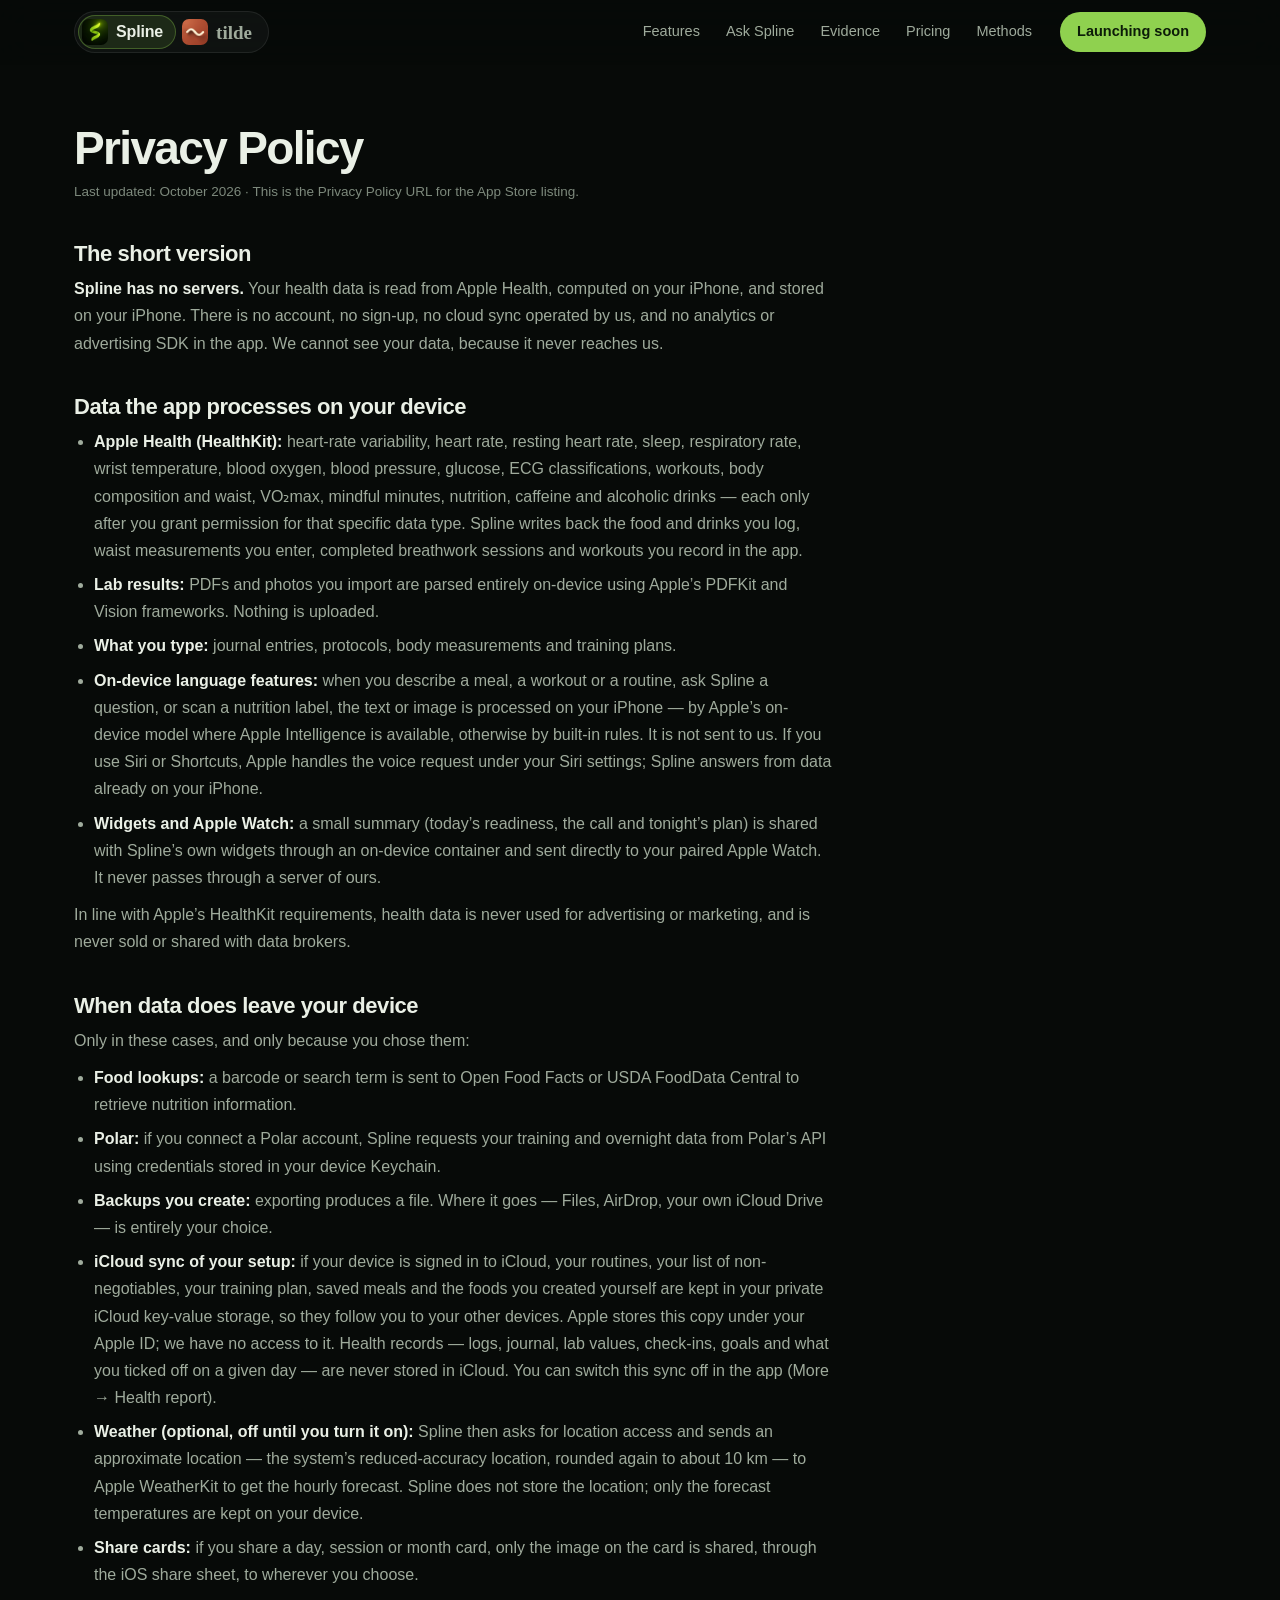
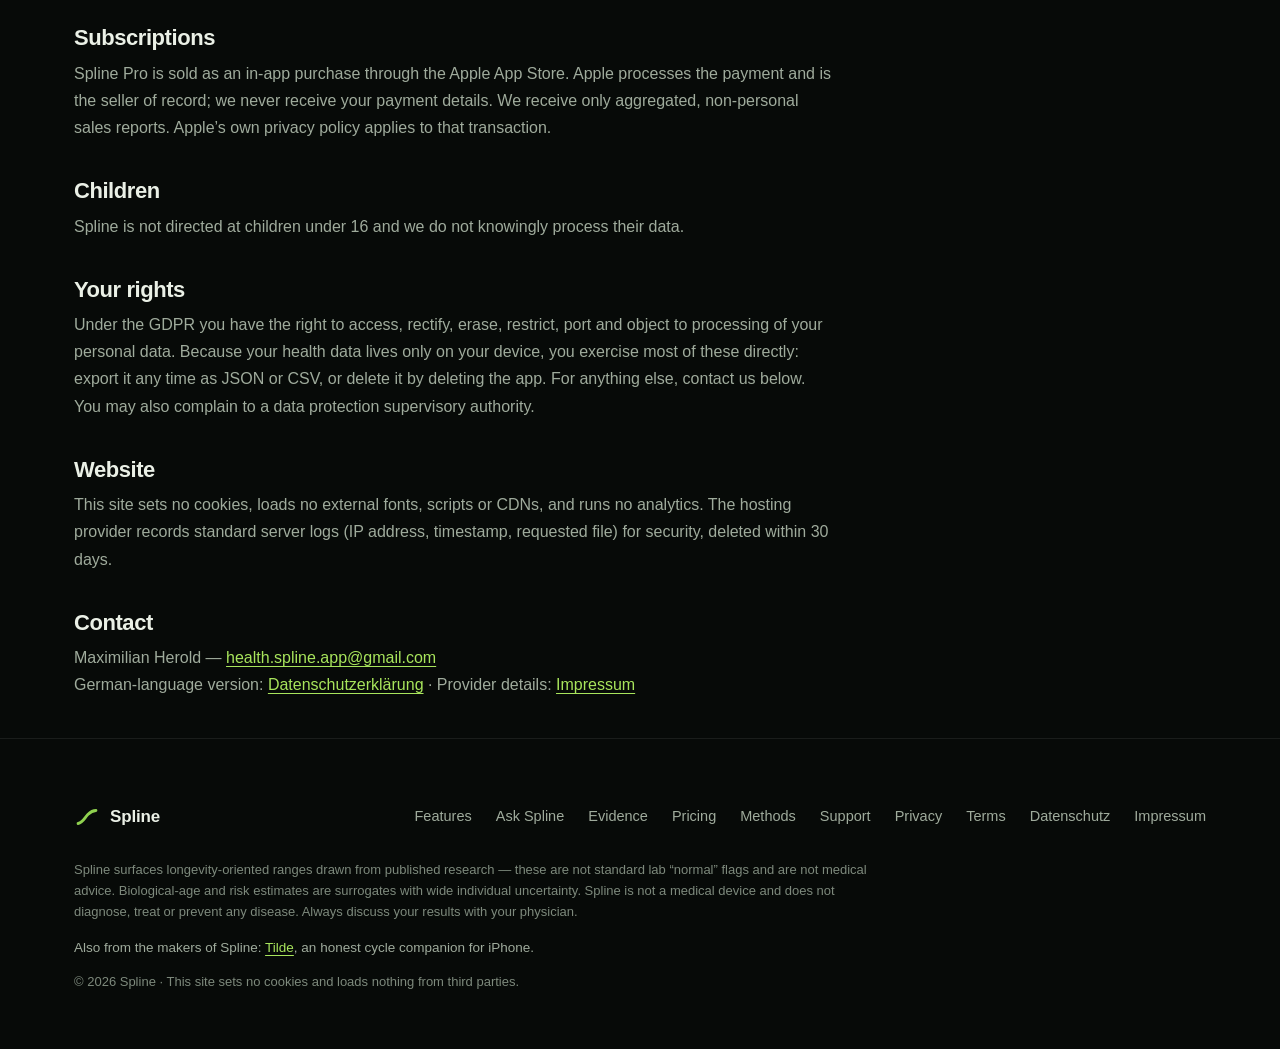
<file: privacy.html>
<!DOCTYPE html>
<html lang="en">
<head>
<meta charset="UTF-8">
<meta name="viewport" content="width=device-width, initial-scale=1.0">
<title>Privacy Policy &mdash; Spline Health</title>
<meta name="description" content="How Spline handles your data: entirely on your iPhone, with no servers and no account.">
<link rel="canonical" href="https://www.spline-health.com/privacy.html">
<meta property="og:site_name" content="Spline Health">
<meta property="og:title" content="Spline &mdash; Privacy Policy">
<meta property="og:description" content="How Spline handles your data: on your iPhone, with no servers and no account.">
<meta property="og:type" content="website">
<meta property="og:url" content="https://www.spline-health.com/privacy.html">
<meta property="og:image" content="https://www.spline-health.com/assets/og.jpg">
<meta property="og:image:width" content="1200">
<meta property="og:image:height" content="627">
<meta property="og:image:alt" content="Spline: The true line through the noise. One clear call each morning, with its science cited.">
<meta name="twitter:card" content="summary_large_image">
<meta name="theme-color" content="#070a08">
<meta name="color-scheme" content="dark">
<link rel="icon" href="/favicon.svg" type="image/svg+xml">
<link rel="apple-touch-icon" href="assets/apple-touch-icon.png">
<link rel="stylesheet" href="assets/site.css?v=20261016b">
</head>
<body>
<div class="page">
<nav id="nav">
  <div class="wrap nav-inner">
    <div class="app-switch" role="group" aria-label="Choose an app">
      <a href="/#top" data-app="spline" aria-current="true"><img src="/assets/icon-256.webp" alt="" width="26" height="26"><span>Spline</span></a>
      <a href="/tilde/#top" data-app="tilde" title="Tilde: cycle tracking"><img src="/tilde/assets/icon-256.webp" alt="" width="26" height="26"><span>tilde</span></a>
    </div>
    <div class="nav-links">
      <a href="/#features">Features</a>
      <a href="/#ask">Ask Spline</a>
      <a href="/#evidence">Evidence</a>
      <a href="/#pricing">Pricing</a>
      <a href="methods.html">Methods</a>
    </div>
    <a class="btn small" href="/#get">Launching soon</a>
  </div>
</nav>
<main id="main" class="wrap"><article class="prose">
<h1>Privacy Policy</h1>
<p class="updated">Last updated: October 2026 &middot; This is the Privacy Policy URL for the App Store listing.</p>

<h2>The short version</h2>
<p>
  <strong>Spline has no servers.</strong> Your health data is read from Apple Health, computed
  on your iPhone, and stored on your iPhone. There is no account, no sign-up, no cloud sync
  operated by us, and no analytics or advertising SDK in the app. We cannot see your data,
  because it never reaches us.
</p>

<h2>Data the app processes on your device</h2>
<ul>
  <li><strong>Apple Health (HealthKit):</strong> heart-rate variability, heart rate, resting
      heart rate, sleep, respiratory rate, wrist temperature, blood oxygen, blood pressure,
      glucose, ECG classifications, workouts, body composition and waist, VO&#8322;max, mindful
      minutes, nutrition, caffeine and alcoholic drinks &mdash; each only after you grant
      permission for that specific data type. Spline writes back the food and drinks you log,
      waist measurements you enter, completed breathwork sessions and workouts you record in
      the app.</li>
  <li><strong>Lab results:</strong> PDFs and photos you import are parsed entirely on-device
      using Apple&rsquo;s PDFKit and Vision frameworks. Nothing is uploaded.</li>
  <li><strong>What you type:</strong> journal entries, protocols, body measurements and
      training plans.</li>
  <li><strong>On-device language features:</strong> when you describe a meal, a workout or a
      routine, ask Spline a question, or scan a nutrition label, the text or image is
      processed on your iPhone &mdash; by Apple&rsquo;s on-device model where Apple Intelligence
      is available, otherwise by built-in rules. It is not sent to us. If you use Siri or
      Shortcuts, Apple handles the voice request under your Siri settings; Spline answers from
      data already on your iPhone.</li>
  <li><strong>Widgets and Apple Watch:</strong> a small summary (today&rsquo;s readiness, the
      call and tonight&rsquo;s plan) is shared with Spline&rsquo;s own widgets through an
      on-device container and sent directly to your paired Apple Watch. It never passes
      through a server of ours.</li>
</ul>
<p>
  In line with Apple&rsquo;s HealthKit requirements, health data is never used for advertising
  or marketing, and is never sold or shared with data brokers.
</p>

<h2>When data does leave your device</h2>
<p>Only in these cases, and only because you chose them:</p>
<ul>
  <li><strong>Food lookups:</strong> a barcode or search term is sent to Open Food Facts or
      USDA FoodData Central to retrieve nutrition information.</li>
  <li><strong>Polar:</strong> if you connect a Polar account, Spline requests your training
      and overnight data from Polar&rsquo;s API using credentials stored in your device Keychain.</li>
  <li><strong>Backups you create:</strong> exporting produces a file. Where it goes &mdash;
      Files, AirDrop, your own iCloud Drive &mdash; is entirely your choice.</li>
  <li><strong>iCloud sync of your setup:</strong> if your device is signed in to iCloud, your
      routines, your list of non-negotiables, your training plan, saved meals and the foods
      you created yourself are kept in your private iCloud key-value storage, so they follow
      you to your other devices. Apple stores this copy under your Apple ID; we have no access
      to it. Health records &mdash; logs, journal, lab values, check-ins, goals and what you
      ticked off on a given day &mdash; are never stored in iCloud. You can switch this sync
      off in the app (More &rarr; Health report).</li>
  <li><strong>Weather (optional, off until you turn it on):</strong> Spline then asks for
      location access and sends an approximate location &mdash; the system&rsquo;s
      reduced-accuracy location, rounded again to about 10&nbsp;km &mdash; to Apple WeatherKit
      to get the hourly forecast. Spline does not store the location; only the forecast
      temperatures are kept on your device.</li>
  <li><strong>Share cards:</strong> if you share a day, session or month card, only the image
      on the card is shared, through the iOS share sheet, to wherever you choose.</li>
</ul>

<h2>Subscriptions</h2>
<p>
  Spline&nbsp;Pro is sold as an in-app purchase through the Apple App Store. Apple processes
  the payment and is the seller of record; we never receive your payment details. We receive
  only aggregated, non-personal sales reports. Apple&rsquo;s own privacy policy applies to that
  transaction.
</p>

<h2>Children</h2>
<p>Spline is not directed at children under 16 and we do not knowingly process their data.</p>

<h2>Your rights</h2>
<p>
  Under the GDPR you have the right to access, rectify, erase, restrict, port and object to
  processing of your personal data. Because your health data lives only on your device, you
  exercise most of these directly: export it any time as JSON or CSV, or delete it by
  deleting the app. For anything else, contact us below. You may also complain to a data
  protection supervisory authority.
</p>

<h2>Website</h2>
<p>
  This site sets no cookies, loads no external fonts, scripts or CDNs, and runs no analytics.
  The hosting provider records standard server logs (IP address, timestamp, requested file)
  for security, deleted within 30 days.
</p>

<h2>Contact</h2>
<p>
  Maximilian Herold &mdash;
  <a href="mailto:health.spline.app@gmail.com">health.spline.app@gmail.com</a><br>
  German-language version: <a href="datenschutz.html">Datenschutzerkl&auml;rung</a> &middot;
  Provider details: <a href="impressum.html">Impressum</a>
</p>
</article></main>
<footer>
  <div class="wrap">
    <div class="foot-top">
      <a class="logo" href="/#top"><svg viewBox="0 0 64 64" aria-hidden="true">
        <path d="M10 48 C 22 46, 26 34, 34 26 S 48 16, 54 16" fill="none"
              stroke="#8FD14F" stroke-width="7" stroke-linecap="round"/>
      </svg> Spline</a>
      <div class="nav-links">
        <a href="/#features">Features</a>
        <a href="/#ask">Ask Spline</a>
        <a href="/#evidence">Evidence</a>
        <a href="/#pricing">Pricing</a>
        <a href="methods.html">Methods</a>
        <a href="support.html">Support</a>
        <a href="privacy.html">Privacy</a>
        <a href="terms.html">Terms</a>
        <a href="datenschutz.html">Datenschutz</a>
        <a href="impressum.html">Impressum</a>
      </div>
    </div>
    <p class="disclaimer">
      Spline surfaces longevity-oriented ranges drawn from published research &mdash; these are
      not standard lab &ldquo;normal&rdquo; flags and are not medical advice. Biological-age and
      risk estimates are surrogates with wide individual uncertainty. Spline is not a medical
      device and does not diagnose, treat or prevent any disease. Always discuss your results
      with your physician.
    </p>
    <p class="sibling">Also from the makers of Spline: <a href="/tilde/">Tilde</a>, an honest cycle
      companion for iPhone.</p>
    <p class="copyright">&copy; 2026 Spline &middot; This site sets no cookies and loads nothing from third parties.</p>
  </div>
</footer>
</div>
<script src="assets/site.js?v=20261004" defer></script>
<script src="/shared/app-switch.js?v=20261016" defer></script>
</body>
</html>
</file>
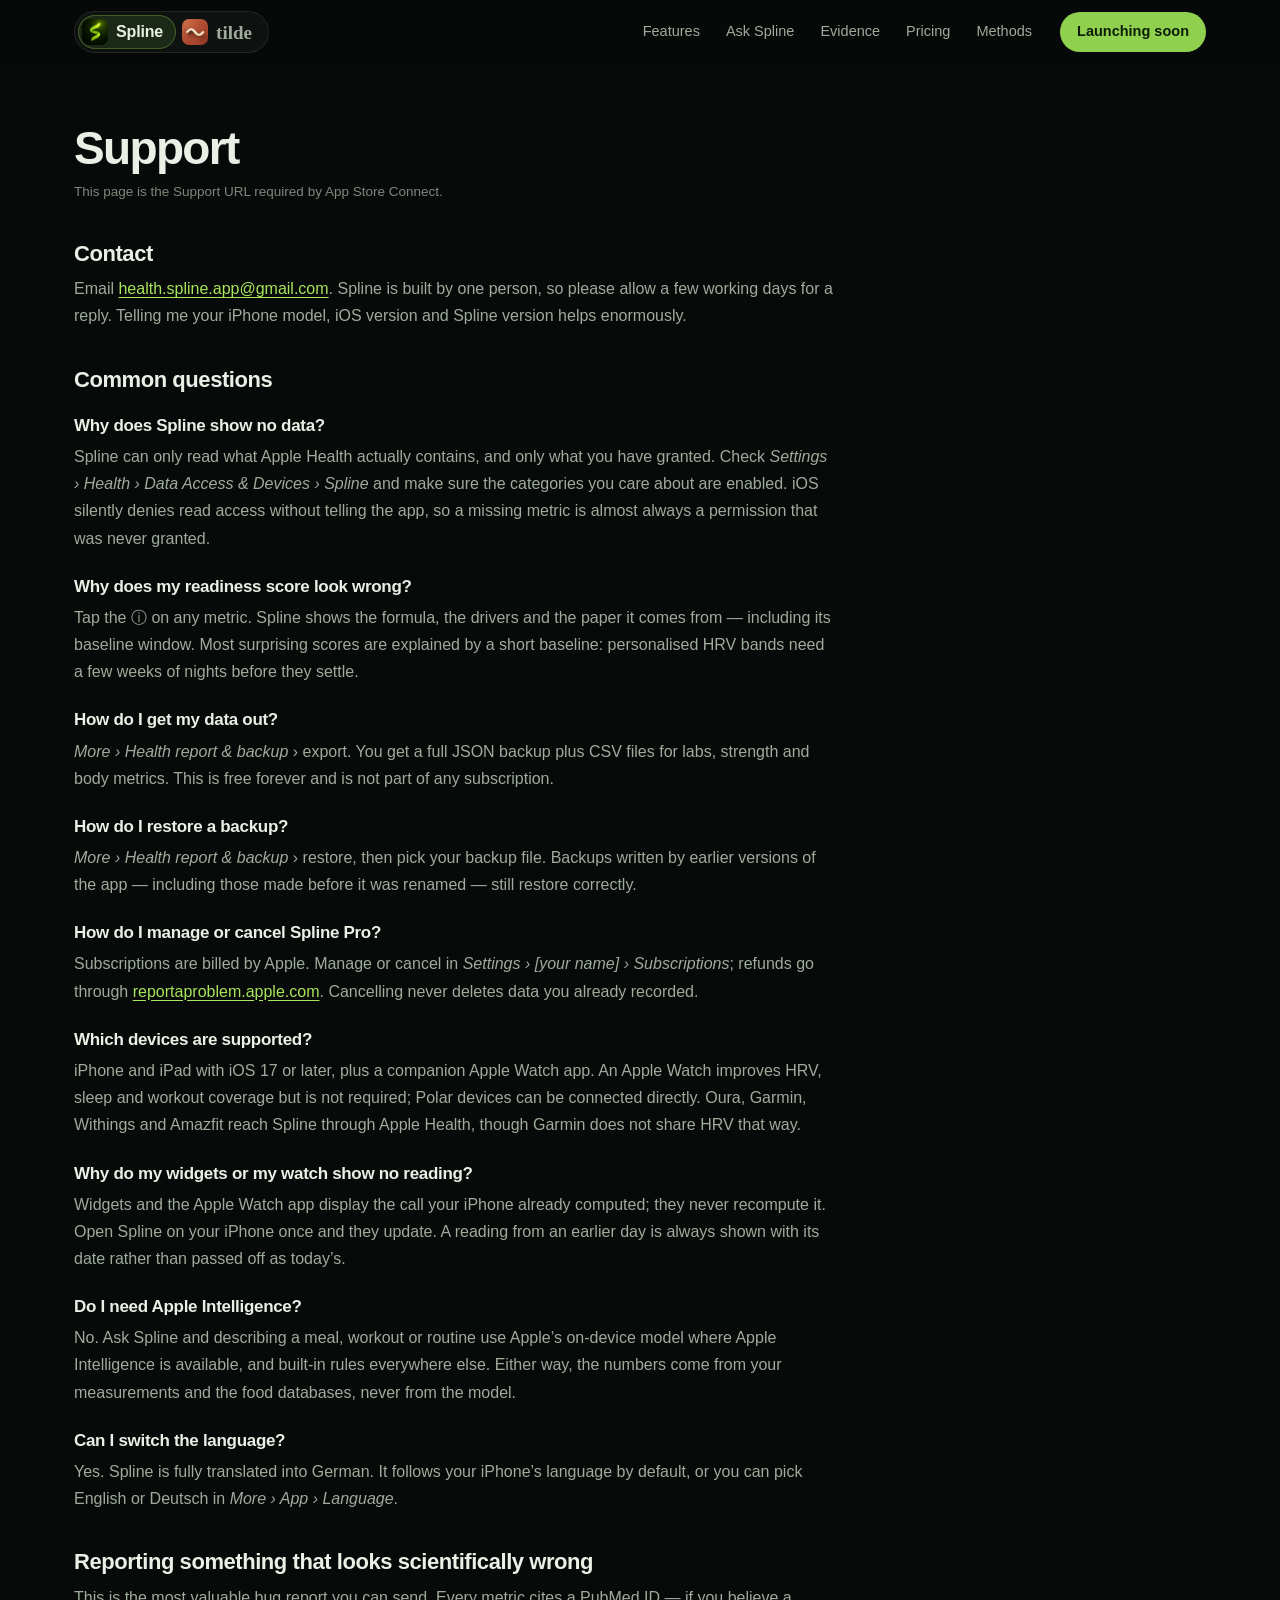
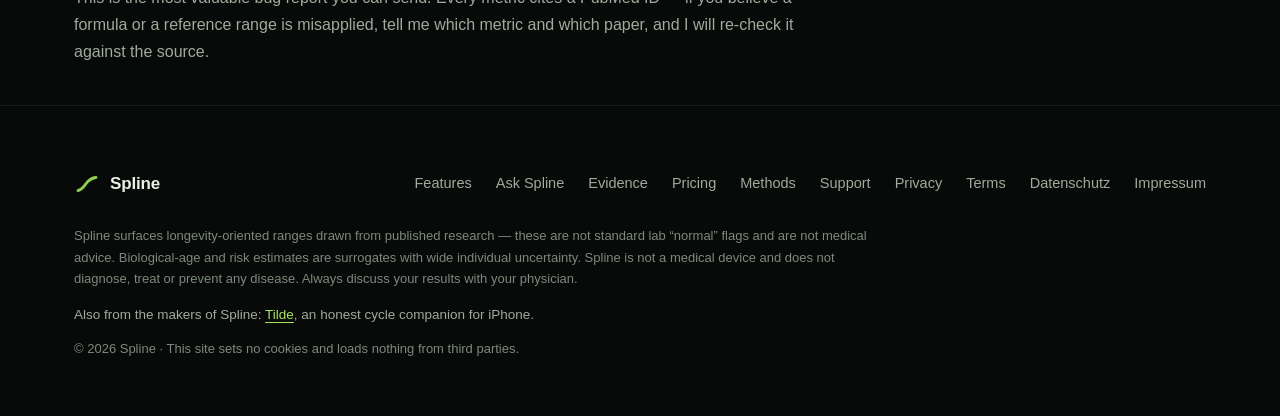
<file: support.html>
<!DOCTYPE html>
<html lang="en">
<head>
<meta charset="UTF-8">
<meta name="viewport" content="width=device-width, initial-scale=1.0">
<title>Support &amp; FAQ &mdash; Spline Health</title>
<meta name="description" content="Help with Spline: missing Apple Health data, readiness scores, exporting and restoring backups, managing Spline Pro, supported devices and switching language.">
<link rel="canonical" href="https://www.spline-health.com/support.html">
<meta property="og:site_name" content="Spline Health">
<meta property="og:title" content="Spline &mdash; Support &amp; FAQ">
<meta property="og:description" content="Help with Spline: missing Apple Health data, readiness scores, exporting and restoring backups, managing Spline Pro, supported devices and switching language.">
<meta property="og:type" content="website">
<meta property="og:url" content="https://www.spline-health.com/support.html">
<meta property="og:image" content="https://www.spline-health.com/assets/og.jpg">
<meta property="og:image:width" content="1200">
<meta property="og:image:height" content="627">
<meta property="og:image:alt" content="Spline: The true line through the noise. One clear call each morning, with its science cited.">
<meta name="twitter:card" content="summary_large_image">
<meta name="theme-color" content="#070a08">
<meta name="color-scheme" content="dark">
<link rel="icon" href="/favicon.svg" type="image/svg+xml">
<link rel="apple-touch-icon" href="assets/apple-touch-icon.png">
<link rel="stylesheet" href="assets/site.css?v=20261016b">
<!-- Structured data: the questions below as an FAQ. Generated from the page text; keep them in step. -->
<script type="application/ld+json">
{
  "@context": "https://schema.org",
  "@graph": [
    {
      "@type": "FAQPage",
      "@id": "https://www.spline-health.com/support.html#faq",
      "mainEntity": [
        {
          "@type": "Question",
          "name": "Why does Spline show no data?",
          "acceptedAnswer": {
            "@type": "Answer",
            "text": "Spline can only read what Apple Health actually contains, and only what you have granted. Check Settings › Health › Data Access & Devices › Spline and make sure the categories you care about are enabled. iOS silently denies read access without telling the app, so a missing metric is almost always a permission that was never granted."
          }
        },
        {
          "@type": "Question",
          "name": "Why does my readiness score look wrong?",
          "acceptedAnswer": {
            "@type": "Answer",
            "text": "Tap the ⓘ on any metric. Spline shows the formula, the drivers and the paper it comes from — including its baseline window. Most surprising scores are explained by a short baseline: personalised HRV bands need a few weeks of nights before they settle."
          }
        },
        {
          "@type": "Question",
          "name": "How do I get my data out?",
          "acceptedAnswer": {
            "@type": "Answer",
            "text": "More › Health report & backup › export. You get a full JSON backup plus CSV files for labs, strength and body metrics. This is free forever and is not part of any subscription."
          }
        },
        {
          "@type": "Question",
          "name": "How do I restore a backup?",
          "acceptedAnswer": {
            "@type": "Answer",
            "text": "More › Health report & backup › restore, then pick your backup file. Backups written by earlier versions of the app — including those made before it was renamed — still restore correctly."
          }
        },
        {
          "@type": "Question",
          "name": "How do I manage or cancel Spline Pro?",
          "acceptedAnswer": {
            "@type": "Answer",
            "text": "Subscriptions are billed by Apple. Manage or cancel in Settings › [your name] › Subscriptions; refunds go through reportaproblem.apple.com. Cancelling never deletes data you already recorded."
          }
        },
        {
          "@type": "Question",
          "name": "Which devices are supported?",
          "acceptedAnswer": {
            "@type": "Answer",
            "text": "iPhone and iPad with iOS 17 or later, plus a companion Apple Watch app. An Apple Watch improves HRV, sleep and workout coverage but is not required; Polar devices can be connected directly. Oura, Garmin, Withings and Amazfit reach Spline through Apple Health, though Garmin does not share HRV that way."
          }
        },
        {
          "@type": "Question",
          "name": "Why do my widgets or my watch show no reading?",
          "acceptedAnswer": {
            "@type": "Answer",
            "text": "Widgets and the Apple Watch app display the call your iPhone already computed; they never recompute it. Open Spline on your iPhone once and they update. A reading from an earlier day is always shown with its date rather than passed off as today’s."
          }
        },
        {
          "@type": "Question",
          "name": "Do I need Apple Intelligence?",
          "acceptedAnswer": {
            "@type": "Answer",
            "text": "No. Ask Spline and describing a meal, workout or routine use Apple’s on-device model where Apple Intelligence is available, and built-in rules everywhere else. Either way, the numbers come from your measurements and the food databases, never from the model."
          }
        },
        {
          "@type": "Question",
          "name": "Can I switch the language?",
          "acceptedAnswer": {
            "@type": "Answer",
            "text": "Yes. Spline is fully translated into German. It follows your iPhone’s language by default, or you can pick English or Deutsch in More › App › Language."
          }
        }
      ]
    },
    {
      "@type": "BreadcrumbList",
      "itemListElement": [
        {
          "@type": "ListItem",
          "position": 1,
          "name": "Spline Health",
          "item": "https://www.spline-health.com/"
        },
        {
          "@type": "ListItem",
          "position": 2,
          "name": "Support",
          "item": "https://www.spline-health.com/support.html"
        }
      ]
    }
  ]
}
</script>
</head>
<body>
<div class="page">
<nav id="nav">
  <div class="wrap nav-inner">
    <div class="app-switch" role="group" aria-label="Choose an app">
      <a href="/#top" data-app="spline" aria-current="true"><img src="/assets/icon-256.webp" alt="" width="26" height="26"><span>Spline</span></a>
      <a href="/tilde/#top" data-app="tilde" title="Tilde: cycle tracking"><img src="/tilde/assets/icon-256.webp" alt="" width="26" height="26"><span>tilde</span></a>
    </div>
    <div class="nav-links">
      <a href="/#features">Features</a>
      <a href="/#ask">Ask Spline</a>
      <a href="/#evidence">Evidence</a>
      <a href="/#pricing">Pricing</a>
      <a href="methods.html">Methods</a>
    </div>
    <a class="btn small" href="/#get">Launching soon</a>
  </div>
</nav>
<main id="main" class="wrap"><article class="prose">
<h1>Support</h1>
<p class="updated">This page is the Support&nbsp;URL required by App Store Connect.</p>

<h2>Contact</h2>
<p>
  Email <a href="mailto:health.spline.app@gmail.com">health.spline.app@gmail.com</a>.
  Spline is built by one person, so please allow a few working days for a reply. Telling me
  your iPhone model, iOS version and Spline version helps enormously.
</p>

<h2>Common questions</h2>

<h3>Why does Spline show no data?</h3>
<p>
  Spline can only read what Apple Health actually contains, and only what you have granted.
  Check <em>Settings &rsaquo; Health &rsaquo; Data Access &amp; Devices &rsaquo; Spline</em> and
  make sure the categories you care about are enabled. iOS silently denies read access without
  telling the app, so a missing metric is almost always a permission that was never granted.
</p>

<h3>Why does my readiness score look wrong?</h3>
<p>
  Tap the &#9432; on any metric. Spline shows the formula, the drivers and the paper it comes
  from &mdash; including its baseline window. Most surprising scores are explained by a short
  baseline: personalised HRV bands need a few weeks of nights before they settle.
</p>

<h3>How do I get my data out?</h3>
<p>
  <em>More &rsaquo; Health report &amp; backup</em> &rsaquo; export. You get a full JSON backup plus
  CSV files for labs, strength and body metrics. This is free forever and is not part of any
  subscription.
</p>

<h3>How do I restore a backup?</h3>
<p>
  <em>More &rsaquo; Health report &amp; backup</em> &rsaquo; restore, then pick your backup file. Backups written by
  earlier versions of the app &mdash; including those made before it was renamed &mdash; still
  restore correctly.
</p>

<h3>How do I manage or cancel Spline Pro?</h3>
<p>
  Subscriptions are billed by Apple. Manage or cancel in
  <em>Settings &rsaquo; [your name] &rsaquo; Subscriptions</em>; refunds go through
  <a href="https://reportaproblem.apple.com">reportaproblem.apple.com</a>. Cancelling never
  deletes data you already recorded.
</p>

<h3>Which devices are supported?</h3>
<p>
  iPhone and iPad with iOS&nbsp;17 or later, plus a companion Apple Watch app. An Apple Watch
  improves HRV, sleep and workout coverage but is not required; Polar devices can be connected
  directly. Oura, Garmin, Withings and Amazfit reach Spline through Apple Health, though Garmin
  does not share HRV that way.
</p>

<h3>Why do my widgets or my watch show no reading?</h3>
<p>
  Widgets and the Apple Watch app display the call your iPhone already computed; they never
  recompute it. Open Spline on your iPhone once and they update. A reading from an earlier day
  is always shown with its date rather than passed off as today&rsquo;s.
</p>

<h3>Do I need Apple Intelligence?</h3>
<p>
  No. Ask Spline and describing a meal, workout or routine use Apple&rsquo;s on-device model where
  Apple Intelligence is available, and built-in rules everywhere else. Either way, the numbers
  come from your measurements and the food databases, never from the model.
</p>

<h3>Can I switch the language?</h3>
<p>
  Yes. Spline is fully translated into German. It follows your iPhone&rsquo;s language by default,
  or you can pick English or Deutsch in <em>More &rsaquo; App &rsaquo; Language</em>.
</p>

<h2>Reporting something that looks scientifically wrong</h2>
<p>
  This is the most valuable bug report you can send. Every metric cites a PubMed ID &mdash; if
  you believe a formula or a reference range is misapplied, tell me which metric and which
  paper, and I will re-check it against the source.
</p>
</article></main>
<footer>
  <div class="wrap">
    <div class="foot-top">
      <a class="logo" href="/#top"><svg viewBox="0 0 64 64" aria-hidden="true">
        <path d="M10 48 C 22 46, 26 34, 34 26 S 48 16, 54 16" fill="none"
              stroke="#8FD14F" stroke-width="7" stroke-linecap="round"/>
      </svg> Spline</a>
      <div class="nav-links">
        <a href="/#features">Features</a>
        <a href="/#ask">Ask Spline</a>
        <a href="/#evidence">Evidence</a>
        <a href="/#pricing">Pricing</a>
        <a href="methods.html">Methods</a>
        <a href="support.html">Support</a>
        <a href="privacy.html">Privacy</a>
        <a href="terms.html">Terms</a>
        <a href="datenschutz.html">Datenschutz</a>
        <a href="impressum.html">Impressum</a>
      </div>
    </div>
    <p class="disclaimer">
      Spline surfaces longevity-oriented ranges drawn from published research &mdash; these are
      not standard lab &ldquo;normal&rdquo; flags and are not medical advice. Biological-age and
      risk estimates are surrogates with wide individual uncertainty. Spline is not a medical
      device and does not diagnose, treat or prevent any disease. Always discuss your results
      with your physician.
    </p>
    <p class="sibling">Also from the makers of Spline: <a href="/tilde/">Tilde</a>, an honest cycle
      companion for iPhone.</p>
    <p class="copyright">&copy; 2026 Spline &middot; This site sets no cookies and loads nothing from third parties.</p>
  </div>
</footer>
</div>
<script src="assets/site.js?v=20261004" defer></script>
<script src="/shared/app-switch.js?v=20261016" defer></script>
</body>
</html>
</file>
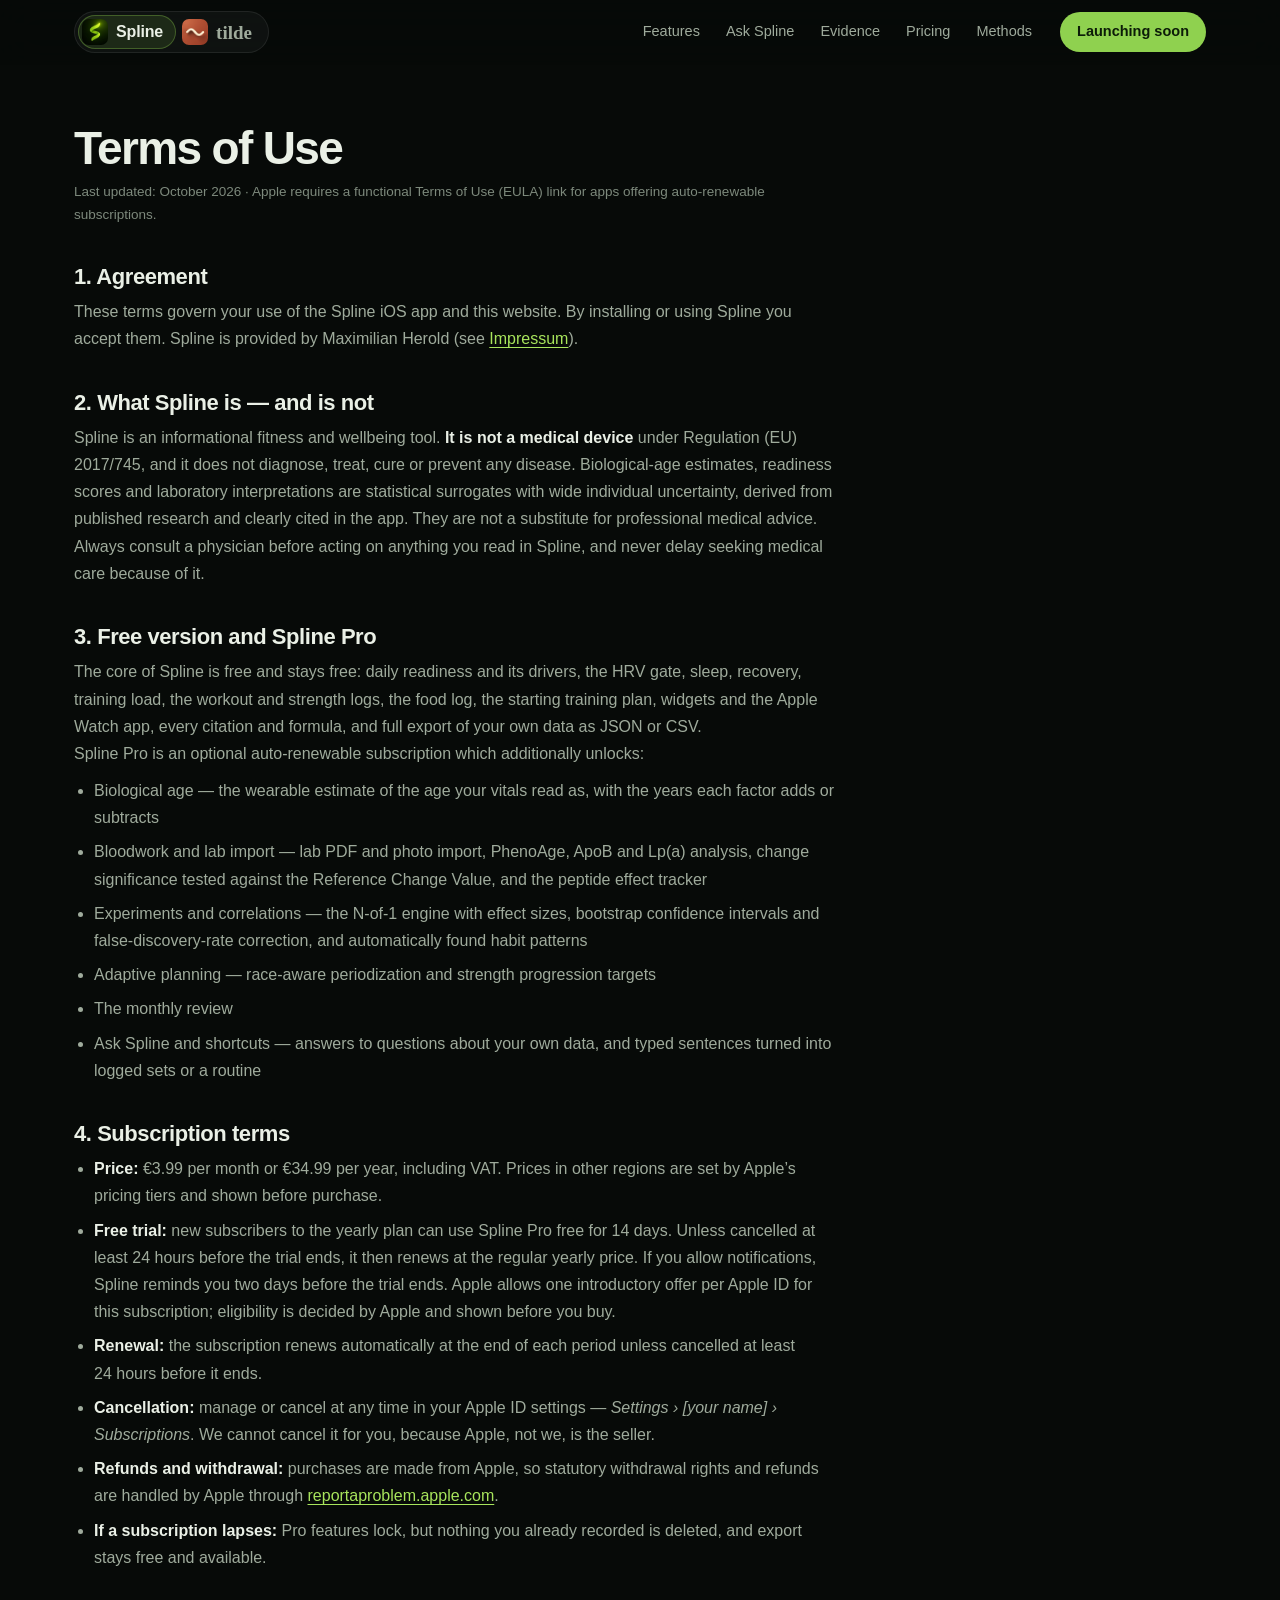
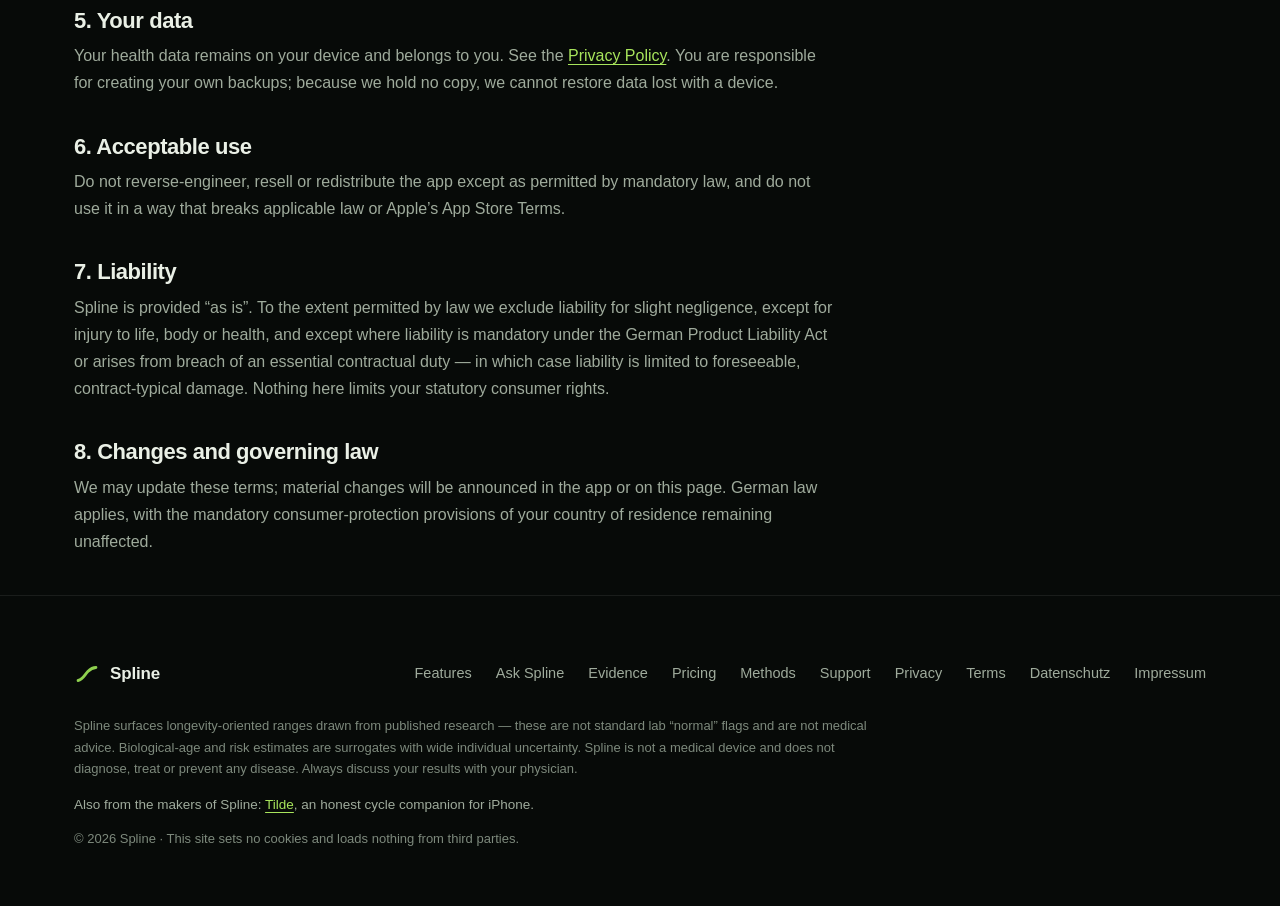
<file: terms.html>
<!DOCTYPE html>
<html lang="en">
<head>
<meta charset="UTF-8">
<meta name="viewport" content="width=device-width, initial-scale=1.0">
<title>Terms of Use &mdash; Spline Health</title>
<meta name="description" content="Terms of Use (EULA) for the Spline app and Spline Pro subscriptions.">
<link rel="canonical" href="https://www.spline-health.com/terms.html">
<meta property="og:site_name" content="Spline Health">
<meta property="og:title" content="Spline &mdash; Terms of Use">
<meta property="og:description" content="Terms of Use (EULA) for the Spline app and Spline Pro subscriptions.">
<meta property="og:type" content="website">
<meta property="og:url" content="https://www.spline-health.com/terms.html">
<meta property="og:image" content="https://www.spline-health.com/assets/og.jpg">
<meta property="og:image:width" content="1200">
<meta property="og:image:height" content="627">
<meta property="og:image:alt" content="Spline: The true line through the noise. One clear call each morning, with its science cited.">
<meta name="twitter:card" content="summary_large_image">
<meta name="theme-color" content="#070a08">
<meta name="color-scheme" content="dark">
<link rel="icon" href="/favicon.svg" type="image/svg+xml">
<link rel="apple-touch-icon" href="assets/apple-touch-icon.png">
<link rel="stylesheet" href="assets/site.css?v=20261016b">
</head>
<body>
<div class="page">
<nav id="nav">
  <div class="wrap nav-inner">
    <div class="app-switch" role="group" aria-label="Choose an app">
      <a href="/#top" data-app="spline" aria-current="true"><img src="/assets/icon-256.webp" alt="" width="26" height="26"><span>Spline</span></a>
      <a href="/tilde/#top" data-app="tilde" title="Tilde: cycle tracking"><img src="/tilde/assets/icon-256.webp" alt="" width="26" height="26"><span>tilde</span></a>
    </div>
    <div class="nav-links">
      <a href="/#features">Features</a>
      <a href="/#ask">Ask Spline</a>
      <a href="/#evidence">Evidence</a>
      <a href="/#pricing">Pricing</a>
      <a href="methods.html">Methods</a>
    </div>
    <a class="btn small" href="/#get">Launching soon</a>
  </div>
</nav>
<main id="main" class="wrap"><article class="prose">
<h1>Terms of Use</h1>
<p class="updated">Last updated: October 2026 &middot; Apple requires a functional Terms&nbsp;of&nbsp;Use (EULA) link for apps offering auto-renewable subscriptions.</p>

<h2>1. Agreement</h2>
<p>
  These terms govern your use of the Spline iOS app and this website. By installing or using
  Spline you accept them. Spline is provided by Maximilian Herold (see
  <a href="impressum.html">Impressum</a>).
</p>

<h2>2. What Spline is &mdash; and is not</h2>
<p>
  Spline is an informational fitness and wellbeing tool. <strong>It is not a medical device</strong>
  under Regulation (EU) 2017/745, and it does not diagnose, treat, cure or prevent any disease.
  Biological-age estimates, readiness scores and laboratory interpretations are statistical
  surrogates with wide individual uncertainty, derived from published research and clearly
  cited in the app. They are not a substitute for professional medical advice. Always consult
  a physician before acting on anything you read in Spline, and never delay seeking medical
  care because of it.
</p>

<h2>3. Free version and Spline Pro</h2>
<p>
  The core of Spline is free and stays free: daily readiness and its drivers, the HRV gate,
  sleep, recovery, training load, the workout and strength logs, the food log, the starting
  training plan, widgets and the Apple Watch app, every citation and formula, and full export
  of your own data as JSON or CSV.
</p>
<p>Spline&nbsp;Pro is an optional auto-renewable subscription which additionally unlocks:</p>
<ul>
  <li>Biological age &mdash; the wearable estimate of the age your vitals read as, with the
      years each factor adds or subtracts</li>
  <li>Bloodwork and lab import &mdash; lab PDF and photo import, PhenoAge, ApoB and Lp(a)
      analysis, change significance tested against the Reference Change Value, and the
      peptide effect tracker</li>
  <li>Experiments and correlations &mdash; the N-of-1 engine with effect sizes, bootstrap
      confidence intervals and false-discovery-rate correction, and automatically found
      habit patterns</li>
  <li>Adaptive planning &mdash; race-aware periodization and strength progression targets</li>
  <li>The monthly review</li>
  <li>Ask Spline and shortcuts &mdash; answers to questions about your own data, and typed
      sentences turned into logged sets or a routine</li>
</ul>

<h2>4. Subscription terms</h2>
<ul>
  <li><strong>Price:</strong> &euro;3.99 per month or &euro;34.99 per year, including VAT.
      Prices in other regions are set by Apple&rsquo;s pricing tiers and shown before purchase.</li>
  <li><strong>Free trial:</strong> new subscribers to the yearly plan can use Spline&nbsp;Pro free
      for 14&nbsp;days. Unless cancelled at least 24&nbsp;hours before the trial ends, it then
      renews at the regular yearly price. If you allow notifications, Spline reminds you two days
      before the trial ends. Apple allows one introductory offer per Apple&nbsp;ID for this
      subscription; eligibility is decided by Apple and shown before you buy.</li>
  <li><strong>Renewal:</strong> the subscription renews automatically at the end of each
      period unless cancelled at least 24&nbsp;hours before it ends.</li>
  <li><strong>Cancellation:</strong> manage or cancel at any time in your Apple&nbsp;ID
      settings &mdash; <em>Settings &rsaquo; [your name] &rsaquo; Subscriptions</em>. We cannot
      cancel it for you, because Apple, not we, is the seller.</li>
  <li><strong>Refunds and withdrawal:</strong> purchases are made from Apple, so statutory
      withdrawal rights and refunds are handled by Apple through
      <a href="https://reportaproblem.apple.com">reportaproblem.apple.com</a>.</li>
  <li><strong>If a subscription lapses:</strong> Pro features lock, but nothing you already
      recorded is deleted, and export stays free and available.</li>
</ul>

<h2>5. Your data</h2>
<p>
  Your health data remains on your device and belongs to you. See the
  <a href="privacy.html">Privacy Policy</a>. You are responsible for creating your own backups;
  because we hold no copy, we cannot restore data lost with a device.
</p>

<h2>6. Acceptable use</h2>
<p>
  Do not reverse-engineer, resell or redistribute the app except as permitted by mandatory law,
  and do not use it in a way that breaks applicable law or Apple&rsquo;s App Store Terms.
</p>

<h2>7. Liability</h2>
<p>
  Spline is provided &ldquo;as is&rdquo;. To the extent permitted by law we exclude liability for
  slight negligence, except for injury to life, body or health, and except where liability is
  mandatory under the German Product Liability Act or arises from breach of an essential
  contractual duty &mdash; in which case liability is limited to foreseeable, contract-typical
  damage. Nothing here limits your statutory consumer rights.
</p>

<h2>8. Changes and governing law</h2>
<p>
  We may update these terms; material changes will be announced in the app or on this page.
  German law applies, with the mandatory consumer-protection provisions of your country of
  residence remaining unaffected.
</p>
</article></main>
<footer>
  <div class="wrap">
    <div class="foot-top">
      <a class="logo" href="/#top"><svg viewBox="0 0 64 64" aria-hidden="true">
        <path d="M10 48 C 22 46, 26 34, 34 26 S 48 16, 54 16" fill="none"
              stroke="#8FD14F" stroke-width="7" stroke-linecap="round"/>
      </svg> Spline</a>
      <div class="nav-links">
        <a href="/#features">Features</a>
        <a href="/#ask">Ask Spline</a>
        <a href="/#evidence">Evidence</a>
        <a href="/#pricing">Pricing</a>
        <a href="methods.html">Methods</a>
        <a href="support.html">Support</a>
        <a href="privacy.html">Privacy</a>
        <a href="terms.html">Terms</a>
        <a href="datenschutz.html">Datenschutz</a>
        <a href="impressum.html">Impressum</a>
      </div>
    </div>
    <p class="disclaimer">
      Spline surfaces longevity-oriented ranges drawn from published research &mdash; these are
      not standard lab &ldquo;normal&rdquo; flags and are not medical advice. Biological-age and
      risk estimates are surrogates with wide individual uncertainty. Spline is not a medical
      device and does not diagnose, treat or prevent any disease. Always discuss your results
      with your physician.
    </p>
    <p class="sibling">Also from the makers of Spline: <a href="/tilde/">Tilde</a>, an honest cycle
      companion for iPhone.</p>
    <p class="copyright">&copy; 2026 Spline &middot; This site sets no cookies and loads nothing from third parties.</p>
  </div>
</footer>
</div>
<script src="assets/site.js?v=20261004" defer></script>
<script src="/shared/app-switch.js?v=20261016" defer></script>
</body>
</html>
</file>
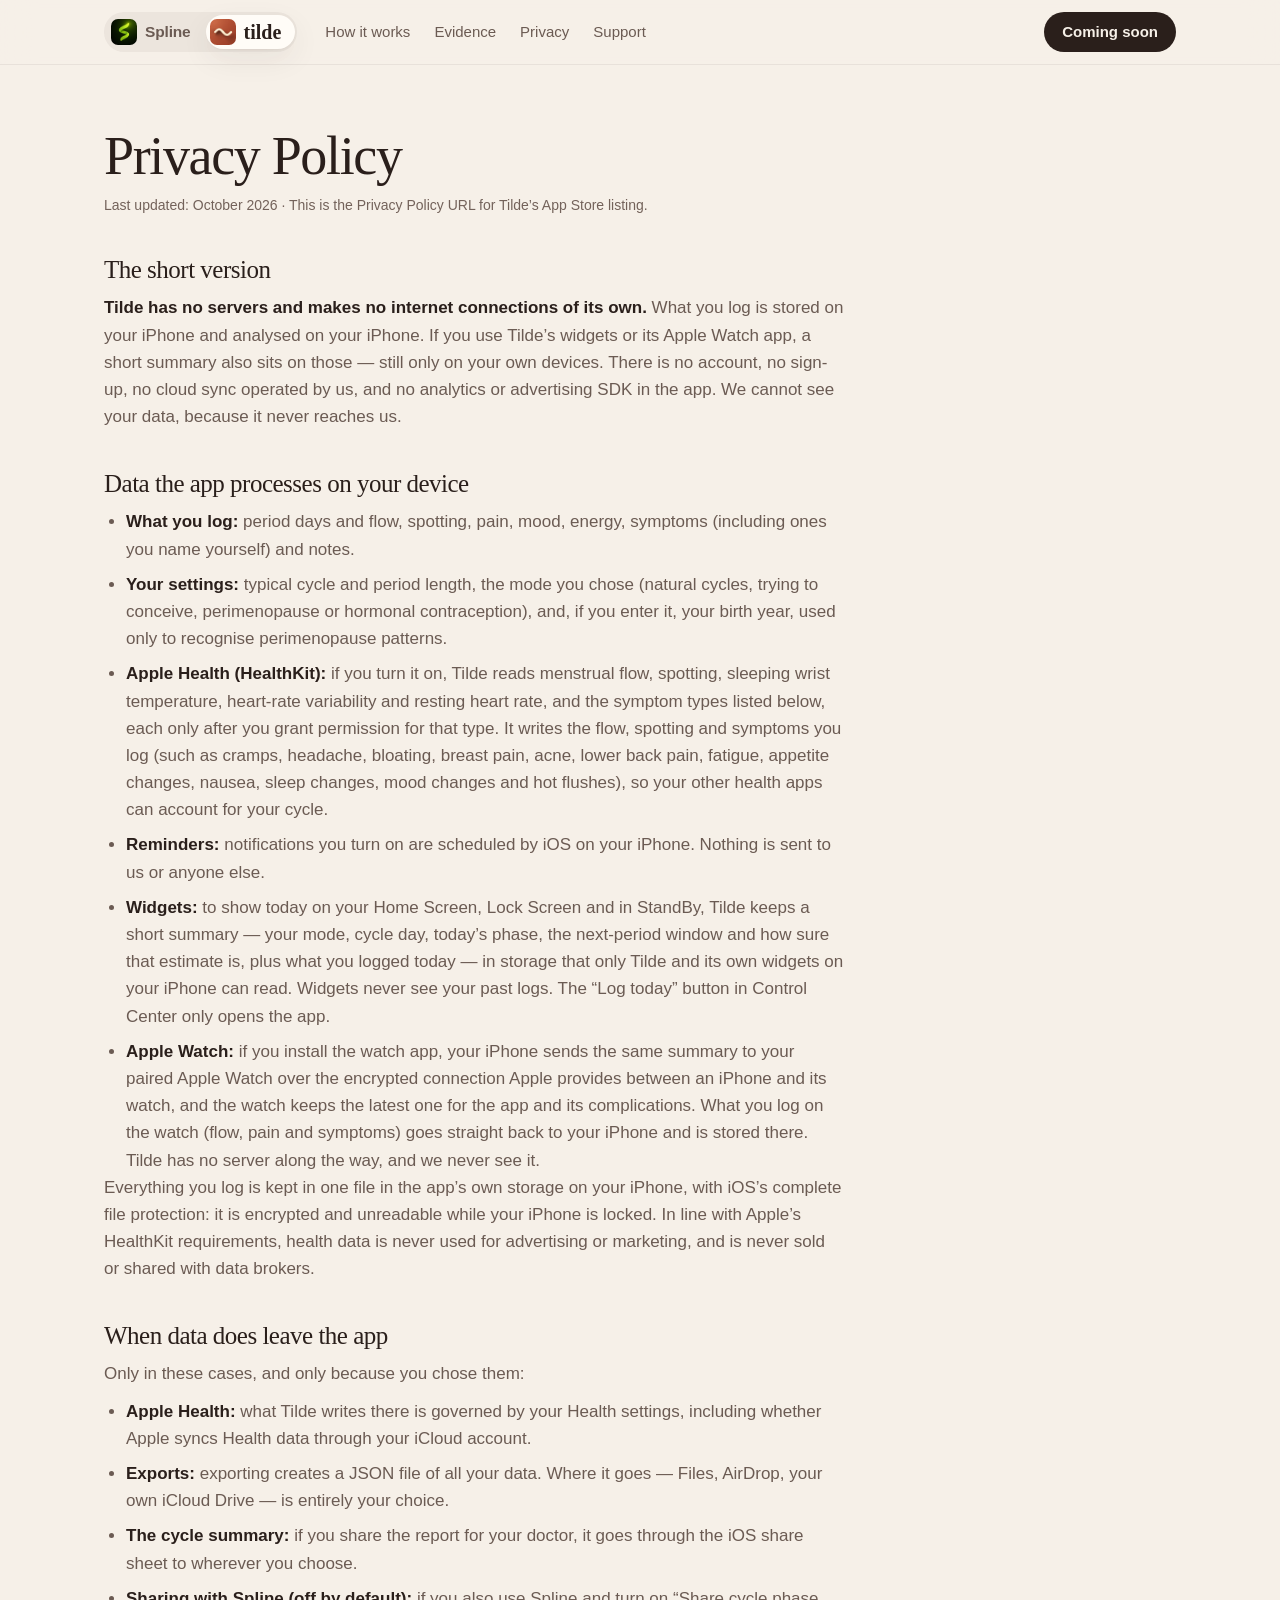
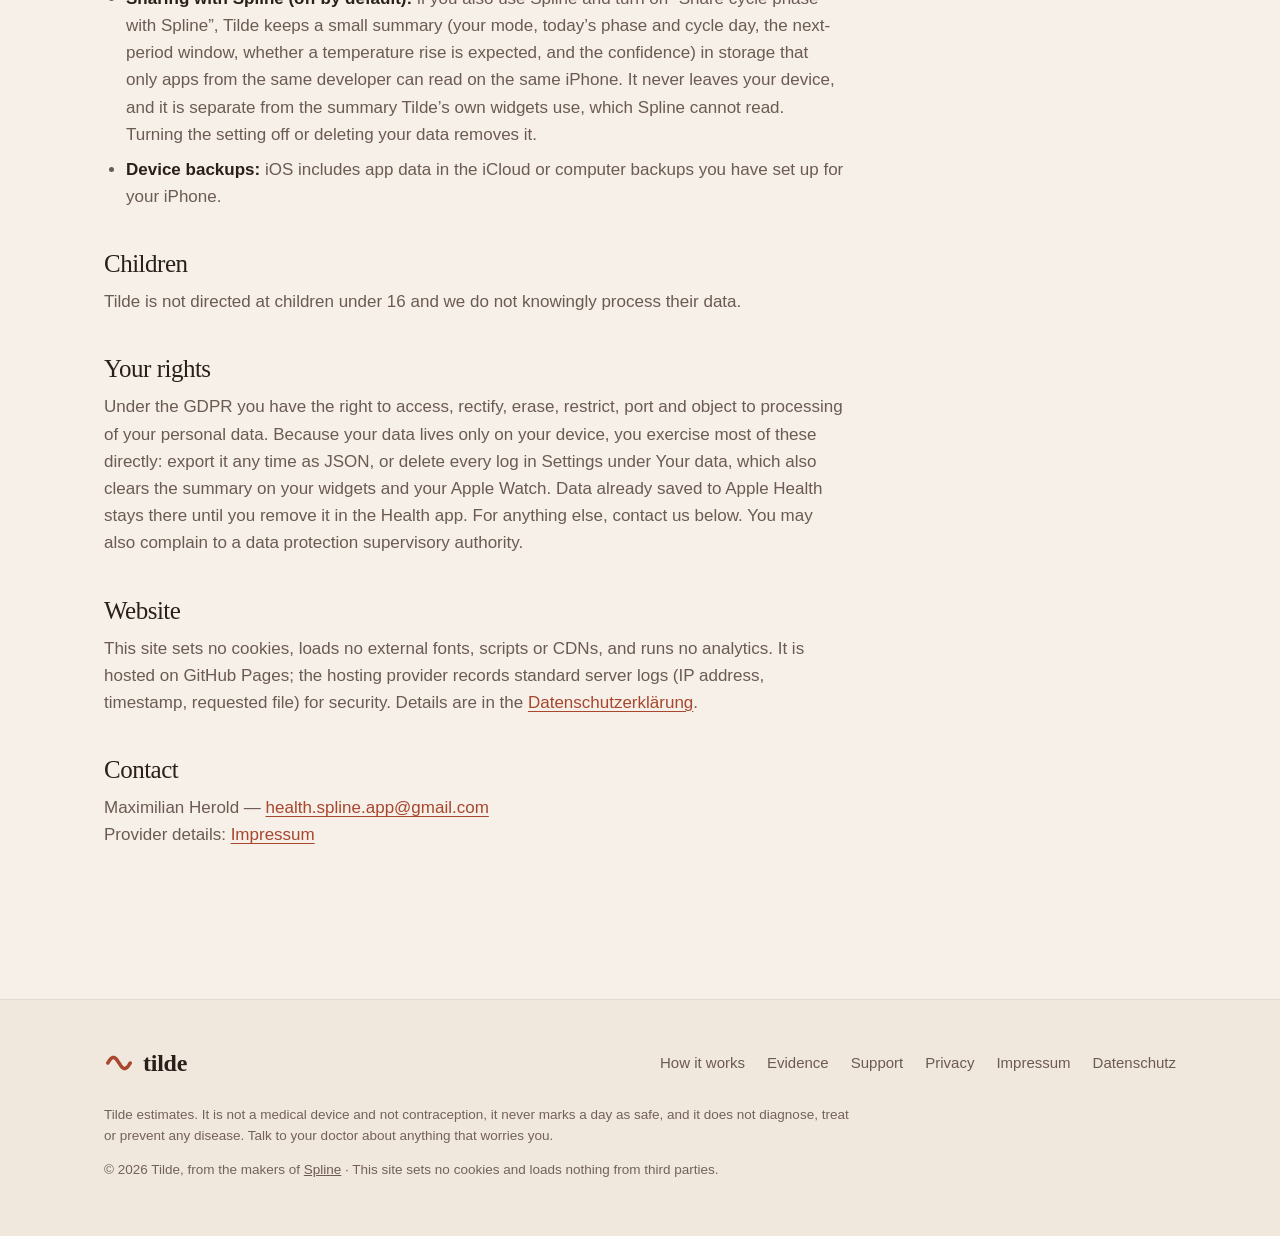
<file: tilde/privacy.html>
<!DOCTYPE html>
<html lang="en">
<head>
<meta charset="UTF-8">
<meta name="viewport" content="width=device-width, initial-scale=1.0">
<title>Privacy Policy &mdash; Tilde</title>
<meta name="description" content="How Tilde handles your cycle data: on your own iPhone and Apple Watch, with no servers, no account and no internet connections.">
<link rel="canonical" href="https://www.spline-health.com/tilde/privacy.html">
<meta property="og:site_name" content="Tilde">
<meta property="og:title" content="Tilde &mdash; Privacy Policy">
<meta property="og:description" content="How Tilde handles your cycle data: on your own iPhone and Apple Watch, with no servers, no account and no internet connections.">
<meta property="og:type" content="website">
<meta property="og:url" content="https://www.spline-health.com/tilde/privacy.html">
<meta property="og:image" content="https://www.spline-health.com/tilde/assets/og.jpg">
<meta property="og:image:width" content="1200">
<meta property="og:image:height" content="627">
<meta property="og:image:alt" content="Tilde: The honest wave. A cycle companion for iPhone.">
<meta name="twitter:card" content="summary_large_image">
<meta name="theme-color" content="#f6f0e8" media="(prefers-color-scheme: light)">
<meta name="theme-color" content="#1a1512" media="(prefers-color-scheme: dark)">
<meta name="color-scheme" content="light dark">
<link rel="icon" href="favicon.svg" type="image/svg+xml">
<link rel="apple-touch-icon" href="assets/apple-touch-icon.png">
<link rel="stylesheet" href="assets/tilde.css?v=20261016c">
</head>
<body>
<a class="skip" href="#main">Skip to content</a>
<nav>
  <div class="wrap nav-inner">
    <div class="app-switch" role="group" aria-label="Choose an app">
      <a href="/#top" data-app="spline" title="Spline: health and training"><img src="/assets/icon-256.webp" alt="" width="26" height="26"><span>Spline</span></a>
      <a href="/tilde/#top" data-app="tilde" aria-current="true"><img src="/tilde/assets/icon-256.webp" alt="" width="26" height="26"><span>tilde</span></a>
    </div>
    <div class="nav-links">
      <a href="./#how">How it works</a>
      <a href="./#evidence">Evidence</a>
      <a href="./#privacy">Privacy</a>
      <a href="./#support">Support</a>
    </div>
    <span class="pill">Coming soon</span>
  </div>
</nav>
<main id="main" class="wrap"><article class="prose">
<h1>Privacy Policy</h1>
<p class="updated">Last updated: October 2026 &middot; This is the Privacy Policy URL for Tilde&rsquo;s App Store listing.</p>

<h2>The short version</h2>
<p>
  <strong>Tilde has no servers and makes no internet connections of its own.</strong> What you
  log is stored on your iPhone and analysed on your iPhone. If you use Tilde&rsquo;s widgets or
  its Apple Watch app, a short summary also sits on those &mdash; still only on your own devices.
  There is no account, no sign-up, no cloud sync operated by us, and no analytics or advertising
  SDK in the app. We cannot see your data, because it never reaches us.
</p>

<h2>Data the app processes on your device</h2>
<ul>
  <li><strong>What you log:</strong> period days and flow, spotting, pain, mood, energy,
      symptoms (including ones you name yourself) and notes.</li>
  <li><strong>Your settings:</strong> typical cycle and period length, the mode you chose
      (natural cycles, trying to conceive, perimenopause or hormonal contraception), and, if you
      enter it, your birth year, used only to recognise perimenopause patterns.</li>
  <li><strong>Apple Health (HealthKit):</strong> if you turn it on, Tilde reads menstrual flow,
      spotting, sleeping wrist temperature, heart-rate variability and resting heart rate, and
      the symptom types listed below, each only after you grant permission for that type. It
      writes the flow, spotting and symptoms you log (such as cramps, headache, bloating, breast
      pain, acne, lower back pain, fatigue, appetite changes, nausea, sleep changes, mood changes
      and hot flushes), so your other health apps can account for your cycle.</li>
  <li><strong>Reminders:</strong> notifications you turn on are scheduled by iOS on your
      iPhone. Nothing is sent to us or anyone else.</li>
  <li><strong>Widgets:</strong> to show today on your Home Screen, Lock Screen and in StandBy,
      Tilde keeps a short summary &mdash; your mode, cycle day, today&rsquo;s phase, the
      next-period window and how sure that estimate is, plus what you logged today &mdash; in
      storage that only Tilde and its own widgets on your iPhone can read. Widgets never see your
      past logs. The &ldquo;Log today&rdquo; button in Control Center only opens the app.</li>
  <li><strong>Apple Watch:</strong> if you install the watch app, your iPhone sends the same
      summary to your paired Apple Watch over the encrypted connection Apple provides between an
      iPhone and its watch, and the watch keeps the latest one for the app and its complications.
      What you log on the watch (flow, pain and symptoms) goes straight back to your iPhone and is
      stored there. Tilde has no server along the way, and we never see it.</li>
</ul>
<p>
  Everything you log is kept in one file in the app&rsquo;s own storage on your iPhone, with
  iOS&rsquo;s complete file protection: it is encrypted and unreadable while your iPhone is
  locked. In line with Apple&rsquo;s HealthKit requirements, health data is never used for
  advertising or marketing, and is never sold or shared with data brokers.
</p>

<h2>When data does leave the app</h2>
<p>Only in these cases, and only because you chose them:</p>
<ul>
  <li><strong>Apple Health:</strong> what Tilde writes there is governed by your Health
      settings, including whether Apple syncs Health data through your iCloud account.</li>
  <li><strong>Exports:</strong> exporting creates a JSON file of all your data. Where it goes
      &mdash; Files, AirDrop, your own iCloud Drive &mdash; is entirely your choice.</li>
  <li><strong>The cycle summary:</strong> if you share the report for your doctor, it goes
      through the iOS share sheet to wherever you choose.</li>
  <li><strong>Sharing with Spline (off by default):</strong> if you also use Spline and turn
      on &ldquo;Share cycle phase with Spline&rdquo;, Tilde keeps a small summary (your mode,
      today&rsquo;s phase and cycle day, the next-period window, whether a temperature rise is
      expected, and the confidence) in storage that only apps from the same developer can read
      on the same iPhone. It never leaves your device, and it is separate from the summary
      Tilde&rsquo;s own widgets use, which Spline cannot read. Turning the setting off or
      deleting your data removes it.</li>
  <li><strong>Device backups:</strong> iOS includes app data in the iCloud or computer backups
      you have set up for your iPhone.</li>
</ul>

<h2>Children</h2>
<p>Tilde is not directed at children under 16 and we do not knowingly process their data.</p>

<h2>Your rights</h2>
<p>
  Under the GDPR you have the right to access, rectify, erase, restrict, port and object to
  processing of your personal data. Because your data lives only on your device, you exercise
  most of these directly: export it any time as JSON, or delete every log in Settings under
  Your data, which also clears the summary on your widgets and your Apple Watch. Data already
  saved to Apple Health stays there until you remove it in the Health app. For anything else, contact us below. You may also complain to a data protection
  supervisory authority.
</p>

<h2>Website</h2>
<p>
  This site sets no cookies, loads no external fonts, scripts or CDNs, and runs no analytics.
  It is hosted on GitHub Pages; the hosting provider records standard server logs (IP address,
  timestamp, requested file) for security. Details are in the
  <a href="/datenschutz.html">Datenschutzerkl&auml;rung</a>.
</p>

<h2>Contact</h2>
<p>
  Maximilian Herold &mdash;
  <a href="mailto:health.spline.app@gmail.com">health.spline.app@gmail.com</a><br>
  Provider details: <a href="/impressum.html">Impressum</a>
</p>
</article></main>
<footer>
  <div class="wrap">
    <div class="foot-top">
      <a class="logo" href="./" aria-label="Tilde home"><svg viewBox="0 0 64 64" aria-hidden="true">
          <path d="M8.0 32.0 L9.5 29.7 L11.0 27.4 L12.5 25.3 L14.0 23.5 L15.5 22.0 L17.0 20.9 L18.5 20.2 L20.0 20.0 L21.5 20.2 L23.0 20.9 L24.5 22.0 L26.0 23.5 L27.5 25.3 L29.0 27.4 L30.5 29.7 L32.0 32.0 L33.5 34.3 L35.0 36.6 L36.5 38.7 L38.0 40.5 L39.5 42.0 L41.0 43.1 L42.5 43.8 L44.0 44.0 L45.5 43.8 L47.0 43.1 L48.5 42.0 L50.0 40.5 L51.5 38.7 L53.0 36.6 L54.5 34.3 L56.0 32.0" fill="none" stroke-width="7.5" stroke-linecap="round" stroke-linejoin="round"/>
        </svg><span>tilde</span></a>
      <div class="nav-links">
        <a href="./#how">How it works</a>
        <a href="./#evidence">Evidence</a>
        <a href="./#support">Support</a>
        <a href="privacy.html" aria-current="page">Privacy</a>
        <a href="/impressum.html">Impressum</a>
        <a href="/datenschutz.html">Datenschutz</a>
      </div>
    </div>
    <p class="disclaimer">
      Tilde estimates. It is not a medical device and not contraception, it never marks a day as
      safe, and it does not diagnose, treat or prevent any disease. Talk to your doctor about
      anything that worries you.
    </p>
    <p class="copyright">
      &copy; 2026 Tilde, from the makers of <a href="/">Spline</a> &middot; This site sets no
      cookies and loads nothing from third parties.
    </p>
  </div>
</footer>
<script src="/shared/app-switch.js?v=20261016" defer></script>
</body>
</html>
</file>
<file: assets/site.css>
/* ============================================================================
   Spline — site styles.
   Colour tokens are ported from the app's Theme.swift (dark palette + the constant
   deep-green brand surface), so the site, the film and the product stay one brand.
   2026-09 redesign: two-tone headings, bento tiles with real screenshot crops,
   the brand's deep-green surface used sparingly for the moments that matter.
   ========================================================================== */

:root {
  --bg: #070a08;
  --bg1: #0e1611;
  --bg-radial: #16270f;
  --surface: #0e1410;
  --surface-2: #121a14;
  --surface-glass: rgba(16, 23, 18, 0.78);
  --border: rgba(143, 209, 79, 0.14);
  --border-soft: rgba(255, 255, 255, 0.08);
  --border-strong: rgba(255, 255, 255, 0.14);
  --text: #eaf0e6;
  --text-dim: #9fab9c;
  --text-faint: #7d897c;          /* app value since Wave 21: clears WCAG AA */
  --accent: #8fd14f;
  --accent-text: #a8e55c;
  --on-accent: #0c1c08;
  --amber: #e8be2e;
  --red: #e2604a;
  --blue: #8bbef0;
  --teal: #6bd3ba;
  --purple: #b0a8f5;
  --hero-top: #1d3d0e;
  --hero-mid: #122c08;
  --hero-bottom: #0c1c08;
  --glow: #a8e55c;
  --radius-xl: 32px;
  --radius-lg: 26px;
  --radius: 20px;
  --radius-sm: 14px;
  --font: -apple-system, BlinkMacSystemFont, "SF Pro Text", "SF Pro Display", "Segoe UI",
    Roboto, "Helvetica Neue", Arial, sans-serif;
  --mono: "SF Mono", ui-monospace, SFMono-Regular, Menlo, Consolas, monospace;
  --wrap: 1180px;
  --ease: cubic-bezier(0.22, 1, 0.36, 1);
  --shadow-ui: 0 24px 60px rgba(0, 0, 0, 0.55), 0 0 0 1px rgba(255, 255, 255, 0.05);
}

* { margin: 0; padding: 0; box-sizing: border-box; }
html { scroll-behavior: smooth; -webkit-text-size-adjust: 100%; overflow-x: clip; scroll-padding-top: 80px; }

body {
  position: relative;
  font-family: var(--font);
  background: var(--bg);
  color: var(--text);
  font-size: 17px;
  line-height: 1.6;
  -webkit-font-smoothing: antialiased;
  text-rendering: optimizeLegibility;
  overflow-x: hidden;
}

::selection { background: rgba(143, 209, 79, 0.3); }
a { color: inherit; text-decoration: none; }
img, video, svg { display: block; max-width: 100%; }
img { height: auto; }
button { font: inherit; color: inherit; }

.wrap { max-width: var(--wrap); margin: 0 auto; padding: 0 24px; }
.page { position: relative; z-index: 1; }
.skip {
  position: absolute; left: 16px; top: -60px; z-index: 100;
  background: var(--accent); color: var(--on-accent); padding: 10px 16px; border-radius: 10px;
  font-weight: 650;
}
.skip:focus { top: 12px; }

/* ---------- The spline spine: one curve threading the whole page ---------- */
#spine {
  position: absolute; top: 0; left: 0; width: 100%;
  z-index: 0; pointer-events: none; opacity: 0.75;
  /* Full strength in the side margins, quiet behind the reading column, so the
     signature never draws a line through a sentence. */
  -webkit-mask-image: linear-gradient(to right, #000 0, #000 calc(50% - 600px),
    rgba(0, 0, 0, 0.26) calc(50% - 470px), rgba(0, 0, 0, 0.26) calc(50% + 470px),
    #000 calc(50% + 600px), #000 100%);
          mask-image: linear-gradient(to right, #000 0, #000 calc(50% - 600px),
    rgba(0, 0, 0, 0.26) calc(50% - 470px), rgba(0, 0, 0, 0.26) calc(50% + 470px),
    #000 calc(50% + 600px), #000 100%);
}
#spine path { will-change: stroke-dashoffset; }

/* ---------- Nav ---------- */
nav {
  position: sticky; top: 0; z-index: 50;
  background: rgba(7, 10, 8, 0.66);
  backdrop-filter: saturate(1.4) blur(18px); -webkit-backdrop-filter: saturate(1.4) blur(18px);
  border-bottom: 1px solid transparent;
  transition: border-color 0.3s ease, background 0.3s ease;
}
nav.scrolled { border-bottom-color: var(--border-soft); background: rgba(7, 10, 8, 0.82); }
.nav-inner { display: flex; align-items: center; gap: 28px; height: 64px; }
.logo { display: flex; align-items: center; gap: 10px; font-weight: 700; font-size: 17px; letter-spacing: -0.01em; }
.logo svg { width: 26px; height: 26px; flex: none; }
.nav-links { display: flex; gap: 26px; margin-left: auto; }
.nav-links a { color: var(--text-dim); font-size: 14.5px; font-weight: 500; transition: color 0.2s; }
.nav-links a:hover, .nav-links a[aria-current="page"] { color: var(--text); }

/* ---------- The app switch: Spline and Tilde share this domain ----------
   Each label is set in its own app's type. /shared/app-switch.js adds the sliding thumb
   and the tide; without it the current app's pill is simply highlighted. */
.app-switch {
  position: relative; display: inline-flex; align-items: center; gap: 2px; flex: none;
  padding: 3px; border-radius: 999px;
  background: rgba(255, 255, 255, 0.04); border: 1px solid var(--border-soft);
}
.app-switch a {
  position: relative; z-index: 1; display: flex; align-items: center; gap: 8px;
  padding: 4px 13px 4px 4px; border-radius: 999px; color: var(--text-dim); transition: color 0.3s ease;
}
.app-switch img { width: 26px; height: 26px; border-radius: 7px; flex: none; transition: transform 0.35s var(--ease); }
.app-switch a > span { font-weight: 700; font-size: 16px; letter-spacing: -0.01em; line-height: 1; }
.app-switch a[data-app="tilde"] > span {
  font-family: ui-serif, "New York", "Iowan Old Style", Charter, Georgia, serif;
  font-size: 19px; font-weight: 600; letter-spacing: 0;
}
.app-switch a[aria-current] { color: var(--text); background: rgba(143, 209, 79, 0.12); }
.app-switch.has-thumb a[aria-current] { background: none; }
.app-switch-thumb {
  position: absolute; top: 3px; bottom: 3px; left: 0; border-radius: 999px;
  background: rgba(143, 209, 79, 0.12); box-shadow: inset 0 0 0 1px rgba(143, 209, 79, 0.32);
  transition: transform 0.45s var(--ease), width 0.45s var(--ease);
}
.app-switch a:not([aria-current]):hover, .app-switch a.is-target { color: var(--text); }
.app-switch.is-switching a[aria-current] { color: var(--text-dim); }
.app-switch a:not([aria-current]):hover img { transform: rotate(-8deg) scale(1.08); }
/* One wiggle of the other app's icon after load, so it reads as something to press. */
.app-switch a:not([aria-current]) img { animation: switch-nudge 1s var(--ease) 1.6s; }
@keyframes switch-nudge {
  20% { transform: rotate(-12deg) scale(1.14); }
  40% { transform: rotate(9deg) scale(1.14); }
  60% { transform: rotate(-5deg) scale(1.06); }
  80% { transform: rotate(2deg); }
}

/* ---------- Buttons ---------- */
.btn {
  display: inline-flex; align-items: center; justify-content: center; gap: 9px;
  min-height: 48px; padding: 13px 24px; border-radius: 999px;
  background: var(--accent); color: var(--on-accent);
  font-weight: 650; font-size: 16px; white-space: nowrap;
  border: none; cursor: pointer;
  transition: transform 0.2s var(--ease), box-shadow 0.2s ease, background 0.2s ease;
}
.btn:hover { transform: translateY(-1px); box-shadow: 0 10px 34px rgba(143, 209, 79, 0.28); background: #9ada5c; }
.btn:active { transform: translateY(0); }
.btn.small { min-height: 38px; padding: 8px 17px; font-size: 14.5px; }
.btn.ghost { background: transparent; color: var(--text); border: 1px solid var(--border-strong); }
.btn.ghost:hover { border-color: var(--accent); box-shadow: none; background: rgba(143, 209, 79, 0.06); }
.btn .arrow { transition: transform 0.2s var(--ease); }
.btn:hover .arrow { transform: translateX(3px); }

.text-link { color: var(--accent-text); font-weight: 600; display: inline-flex; align-items: center; gap: 6px; }
.text-link:hover { text-decoration: underline; text-underline-offset: 4px; }

/* ---------- Type ---------- */
section { padding: 104px 0; position: relative; }

.kicker {
  display: flex; align-items: center; gap: 12px;
  font-size: 12px; font-weight: 650; letter-spacing: 0.18em;
  text-transform: uppercase; color: var(--accent-text);
  margin-bottom: 20px;
}
.kicker::before { content: ""; width: 26px; height: 1px; background: var(--accent); flex: none; }
.kicker.center { justify-content: center; }

h1 {
  font-size: clamp(46px, 6.4vw, 84px);
  font-weight: 700; letter-spacing: -0.036em; line-height: 1.0;
  text-wrap: balance;
}
h2 {
  font-size: clamp(32px, 4.3vw, 54px);
  font-weight: 700; letter-spacing: -0.034em; line-height: 1.06;
  text-wrap: balance;
}
h2 .dim, h1 .dim { color: var(--text-faint); }
h3 { font-size: 20px; font-weight: 650; letter-spacing: -0.018em; line-height: 1.3; }

.lede { color: var(--text-dim); font-size: clamp(17px, 1.7vw, 20px); line-height: 1.55; max-width: 640px; text-wrap: pretty; }
.sec-head { max-width: 780px; margin-bottom: 56px; }
.sec-head .lede { margin-top: 20px; }
.sec-head.center { margin-left: auto; margin-right: auto; text-align: center; }
.sec-head.center .lede { margin-left: auto; margin-right: auto; }
.fine { font-size: 13.5px; color: var(--text-faint); line-height: 1.6; }
.num { font-variant-numeric: tabular-nums; }

.pro-badge {
  display: inline-flex; align-items: center; height: 22px; padding: 0 9px; border-radius: 999px;
  font-size: 11px; font-weight: 750; letter-spacing: 0.08em; text-transform: uppercase;
  color: var(--on-accent); background: var(--accent); vertical-align: 3px; margin-left: 8px;
}

/* Pre-launch status: Spline isn't on the App Store yet. */
.soon {
  display: inline-flex; align-items: center; gap: 9px;
  padding: 7px 15px 7px 12px; border-radius: 999px;
  font-size: 13.5px; font-weight: 600; color: var(--text);
  background: rgba(143, 209, 79, 0.1); border: 1px solid rgba(143, 209, 79, 0.3);
}
.soon::before {
  content: ""; width: 8px; height: 8px; border-radius: 50%; flex: none;
  background: var(--accent); animation: soon-pulse 2.4s ease-out infinite;
}
@keyframes soon-pulse {
  0% { box-shadow: 0 0 0 0 rgba(143, 209, 79, 0.55); }
  70%, 100% { box-shadow: 0 0 0 9px rgba(143, 209, 79, 0); }
}
@media (prefers-reduced-motion: reduce) { .soon::before { animation: none; } }
.hero .soon { margin-bottom: 22px; }
.soon.lg { justify-content: center; min-height: 48px; padding: 0 24px 0 20px; font-size: 16px; }

/* ---------- Surfaces ---------- */
.card {
  background: var(--surface-glass);
  border: 1px solid var(--border-soft);
  border-radius: var(--radius-lg);
  padding: 30px;
}
/* The app's constant deep-green hero surface — reserved for the big moments. */
.brand-surface {
  position: relative; overflow: hidden;
  background:
    radial-gradient(520px 380px at 88% -8%, rgba(168, 229, 92, 0.22), transparent 70%),
    linear-gradient(162deg, var(--hero-top), var(--hero-mid) 48%, var(--hero-bottom));
  border: 1px solid rgba(168, 229, 92, 0.22);
  border-radius: var(--radius-xl);
}

/* ---------- Hero ---------- */
.hero {
  position: relative;
  padding: clamp(56px, 9vh, 112px) 0 72px;
  background:
    radial-gradient(900px 640px at 80% -10%, var(--bg-radial), transparent 68%),
    radial-gradient(700px 520px at 0% 110%, rgba(143, 209, 79, 0.07), transparent 62%),
    linear-gradient(to bottom, var(--bg1), var(--bg));
}
.hero > .wrap { position: relative; z-index: 1; }

/* The hero backdrop is a Blender render (Cycles) on pure black: one lit spline fitted through
   a field of noisy samples. Screen-blended, so its black drops out and only light is added
   over the gradient above. Faded under the copy and into the strip below; drifts a little
   slower than the page (site.js). */
.hero-3d {
  position: absolute; inset: 0; z-index: 0; overflow: hidden; pointer-events: none;
  mix-blend-mode: screen;
  -webkit-mask-image: linear-gradient(to bottom, #000 0, #000 76%, transparent 100%);
          mask-image: linear-gradient(to bottom, #000 0, #000 76%, transparent 100%);
}
.hero-3d-fade {
  position: absolute; inset: 0; will-change: transform;
  -webkit-mask-image: linear-gradient(to right, rgba(0, 0, 0, 0.14) 0, rgba(0, 0, 0, 0.2) 40%, rgba(0, 0, 0, 0.75) 54%, #000 66%);
          mask-image: linear-gradient(to right, rgba(0, 0, 0, 0.14) 0, rgba(0, 0, 0, 0.2) 40%, rgba(0, 0, 0, 0.75) 54%, #000 66%);
}
.hero-3d img {
  width: 100%; height: 100%; max-width: none; object-fit: cover; object-position: 60% 38%;
  transition: opacity 1.8s var(--ease), transform 2.6s var(--ease);
}
.hero-3d.wait img { opacity: 0; transform: scale(1.05); }
.hero h1 { max-width: 11em; margin: 6px 0 24px; }
.hero .lede { font-size: clamp(18px, 1.9vw, 21px); max-width: 560px; }
.hero-ctas { display: flex; gap: 14px; margin-top: 34px; flex-wrap: wrap; }
.hero-meta { margin-top: 18px; font-size: 13.5px; color: var(--text-faint); }

.proof {
  list-style: none;
  display: grid; grid-template-columns: repeat(4, auto); justify-content: start;
  gap: 18px clamp(22px, 3.6vw, 44px);
  margin-top: 48px; padding-top: 28px;
  border-top: 1px solid var(--border-soft);
}
.proof b { display: block; font-size: clamp(26px, 3vw, 34px); font-weight: 700; letter-spacing: -0.03em; line-height: 1.1; font-variant-numeric: tabular-nums; }
.proof span { display: block; font-size: 13px; color: var(--text-faint); max-width: 16ch; line-height: 1.4; margin-top: 4px; }

/* ---------- Works-with strip ---------- */
.works {
  padding: 34px 0 30px;
  border-top: 1px solid var(--border-soft);
  border-bottom: 1px solid var(--border-soft);
  background: rgba(255, 255, 255, 0.012);
}
.works-inner { display: flex; align-items: center; gap: 18px 36px; flex-wrap: wrap; justify-content: space-between; }
.works-list { display: flex; flex-wrap: wrap; gap: 10px 30px; list-style: none; }
.works-list li { font-size: 18px; font-weight: 650; letter-spacing: -0.01em; color: var(--text); opacity: 0.86; }
.works-note { width: 100%; font-size: 12.5px; color: var(--text-faint); }

/* ---------- Today, explained (the glass box) ---------- */
.explain { display: grid; gap: 22px; }
.explain-row {
  display: grid; grid-template-columns: minmax(0, 0.9fr) minmax(0, 1.1fr);
  gap: 48px; align-items: center;
  padding: 26px; border-radius: var(--radius-lg);
  background: var(--surface-glass); border: 1px solid var(--border-soft);
}
.explain-text .step {
  display: inline-grid; place-items: center; width: 30px; height: 30px; border-radius: 99px;
  background: rgba(143, 209, 79, 0.14); color: var(--accent-text);
  font-size: 14px; font-weight: 700; margin-bottom: 14px; font-variant-numeric: tabular-nums;
}
.explain-text h3 { font-size: 23px; margin-bottom: 8px; }
.explain-text p { color: var(--text-dim); font-size: 16px; }
.explain-ui img { width: 100%; max-width: 500px; margin-left: auto; filter: drop-shadow(0 18px 40px rgba(0, 0, 0, 0.5)); }
.demo-note { margin-top: 18px; font-size: 13px; color: var(--text-faint); }

/* ---------- Bento ---------- */
.bento { display: grid; grid-template-columns: repeat(6, minmax(0, 1fr)); gap: 16px; }
.tile {
  grid-column: span 2;
  position: relative; overflow: hidden;
  display: flex; flex-direction: column;
  background: var(--surface-glass);
  border: 1px solid var(--border-soft);
  border-radius: var(--radius-lg);
  padding: 28px 28px 0;
  min-height: 460px;
  transition: border-color 0.3s ease;
}
.tile:hover { border-color: var(--border-strong); }
.tile.w3 { grid-column: span 3; }
.tile.w4 { grid-column: span 4; }
.tile.w6 { grid-column: span 6; }
.tile.text-only { padding-bottom: 28px; min-height: 0; }
.tile h3 { font-size: 21px; margin-bottom: 8px; }
.tile p { color: var(--text-dim); font-size: 15.5px; line-height: 1.55; max-width: 46ch; }
.tile .ui {
  margin-top: auto; padding-top: 26px;
  height: 330px; overflow: hidden;
  -webkit-mask-image: linear-gradient(to bottom, #000 78%, transparent);
          mask-image: linear-gradient(to bottom, #000 78%, transparent);
}
.tile.w3 .ui { height: 360px; }
.tile .ui img { width: 100%; max-width: 440px; margin: 0 auto; filter: drop-shadow(0 16px 36px rgba(0, 0, 0, 0.45)); }
.tile .ui.tight img { max-width: 380px; }
.tile .ui.full { -webkit-mask-image: none; mask-image: none; height: auto; padding-bottom: 28px; }

/* two crops stacked vertically (tonight's plan above the sleep score) */
.ui.stack img + img { margin-top: 12px; }

.markers { display: flex; flex-wrap: wrap; gap: 8px; margin-top: 22px; list-style: none; }
.markers li {
  font-size: 13.5px; font-weight: 600; padding: 7px 13px; border-radius: 999px;
  background: rgba(255, 255, 255, 0.04); border: 1px solid var(--border-soft); color: var(--text);
}
.markers li.hl { background: rgba(143, 209, 79, 0.1); border-color: var(--border); color: var(--accent-text); }

/* Early warning: the two-step ladder, in the app's own yellow and red */
.tile.warn .markers { margin-top: 18px; }
.ladder { list-style: none; display: grid; gap: 10px; margin-top: 22px; }
.ladder li {
  display: grid; grid-template-columns: 10px minmax(0, 1fr); column-gap: 14px; row-gap: 2px;
  padding: 14px 16px; border-radius: var(--radius-sm);
  background: rgba(255, 255, 255, 0.03); border: 1px solid var(--border-soft);
}
.ladder li::before { content: ""; width: 10px; height: 10px; border-radius: 99px; margin-top: 6px; grid-row: 1 / span 2; }
.ladder .l1::before { background: var(--amber); box-shadow: 0 0 0 4px rgba(232, 190, 46, 0.14); }
.ladder .l2::before { background: var(--red); box-shadow: 0 0 0 4px rgba(226, 96, 74, 0.16); }
.ladder b { font-size: 15.5px; font-weight: 650; line-height: 1.4; }
.ladder span { grid-column: 2; font-size: 14px; color: var(--text-dim); line-height: 1.5; }
.tile .warn-foot { margin-top: auto; padding-top: 20px; max-width: none; }

.also { display: grid; grid-template-columns: minmax(0, 0.8fr) minmax(0, 2fr); gap: 40px; align-items: start; }
.also h3 { font-size: 22px; }
.also p { margin-top: 8px; }
.also .markers { margin-top: 0; }

/* ---------- Your year: a reel of real story slides ----------
   Without JS (or with reduced motion) it's a plain horizontal scroller. site.js clones the
   slides once and adds .is-looping, which turns it into a slow marquee that pauses on hover.
   Each slide carries its own right margin, not flex gap, so -50% is exactly one period. */
#year .sec-head { margin-bottom: 44px; }
.reel {
  position: relative; overflow-x: auto; padding: 8px 0 36px;
  scrollbar-width: none; scroll-snap-type: x proximity;
  -webkit-mask-image: linear-gradient(to right, transparent, #000 7%, #000 93%, transparent);
          mask-image: linear-gradient(to right, transparent, #000 7%, #000 93%, transparent);
}
.reel::-webkit-scrollbar { display: none; }
.reel:focus-visible { outline-offset: -6px; border-radius: 26px; }
.reel-track { display: flex; width: max-content; padding-left: max(24px, calc(50% - 566px)); }
.reel-track img {
  flex: none; width: 236px; height: auto; aspect-ratio: 540 / 960; margin-right: 18px;
  border-radius: 22px; scroll-snap-align: start;
  box-shadow: 0 24px 60px rgba(0, 0, 0, 0.55), 0 0 0 1px rgba(255, 255, 255, 0.07);
}
.reel.is-looping { overflow: hidden; }
.reel.is-looping .reel-track { padding-left: 0; animation: reel 90s linear infinite; }
.reel.is-looping:hover .reel-track,
.reel.is-looping:focus-within .reel-track { animation-play-state: paused; }
@keyframes reel { to { transform: translateX(-50%); } }

.year-facts { list-style: none; display: grid; grid-template-columns: repeat(3, minmax(0, 1fr)); gap: 16px; margin-top: 8px; }
.year-facts li { padding: 24px; border-radius: var(--radius); background: var(--surface-glass); border: 1px solid var(--border-soft); }
.year-facts b { display: block; font-size: 16.5px; font-weight: 650; margin-bottom: 6px; }
.year-facts span { display: block; font-size: 14.5px; color: var(--text-dim); line-height: 1.55; }

/* ---------- Splino, the Ask Spline buddy ----------
   Two Blender stills (eyes open, eyes shut) from the app's own model. CSS does what the app's
   idle loop does: a slow float with a shadow that tightens as it rises, and a blink, then a
   double blink. Decorative and aria-hidden; reduced motion leaves it standing still. */
.splino { position: absolute; z-index: 3; width: var(--sp, 132px); pointer-events: none; }
.splino-body { position: relative; display: block; animation: splino-float 4s ease-in-out infinite; filter: drop-shadow(0 14px 22px rgba(0, 0, 0, 0.32)); }
.splino-body img { display: block; width: 100%; height: auto; }
.splino-blink { position: absolute; inset: 0; opacity: 0; animation: splino-blink 6s linear infinite; }
.splino-open { animation: splino-open 6s linear infinite; }
.splino-shadow {
  position: absolute; left: 20%; right: 20%; bottom: -3%; height: 8%; border-radius: 50%;
  background: radial-gradient(closest-side, rgba(0, 0, 0, 0.5), transparent);
  animation: splino-shadow 4s ease-in-out infinite;
}
@keyframes splino-float { 50% { transform: translateY(-9px); } }
@keyframes splino-shadow { 50% { transform: scaleX(0.8); opacity: 0.55; } }
@keyframes splino-blink {
  0%, 15.5% { opacity: 0; } 15.6%, 17.4% { opacity: 1; } 17.5%, 60% { opacity: 0; }
  60.1%, 61.8% { opacity: 1; } 61.9%, 64.4% { opacity: 0; } 64.5%, 66.2% { opacity: 1; } 66.3%, 100% { opacity: 0; }
}
@keyframes splino-open {
  0%, 15.5% { opacity: 1; } 15.6%, 17.4% { opacity: 0; } 17.5%, 60% { opacity: 1; }
  60.1%, 61.8% { opacity: 0; } 61.9%, 64.4% { opacity: 1; } 64.5%, 66.2% { opacity: 0; } 66.3%, 100% { opacity: 1; }
}

/* ---------- Ask Spline ---------- */
.ask { padding: 64px 64px 0; display: grid; grid-template-columns: minmax(0, 1.05fr) minmax(0, 0.95fr); gap: 56px; }
.ask-copy { padding-bottom: 64px; }
.ask-copy h2 { margin-bottom: 20px; }
.ask-copy .lede { color: #b9c7b4; }
.ask .kicker { color: var(--accent-text); }
.rules-mini { list-style: none; margin-top: 30px; display: grid; gap: 18px; }
.rules-mini li { display: grid; grid-template-columns: 26px 1fr; gap: 14px; }
.rules-mini li::before {
  content: ""; width: 26px; height: 26px; border-radius: 99px; margin-top: 1px;
  background: rgba(168, 229, 92, 0.16) url("data:image/svg+xml,%3Csvg xmlns='http://www.w3.org/2000/svg' viewBox='0 0 24 24' fill='none' stroke='%23a8e55c' stroke-width='3' stroke-linecap='round' stroke-linejoin='round'%3E%3Cpath d='M5 12.5l4.5 4.5L19 7.5'/%3E%3C/svg%3E") center / 14px no-repeat;
}
.rules-mini b { display: block; font-size: 16.5px; font-weight: 650; color: var(--text); margin-bottom: 2px; }
.rules-mini span { font-size: 15px; color: #aebbaa; line-height: 1.55; }
.try { margin-top: 30px; display: flex; flex-wrap: wrap; gap: 8px; }
.try span {
  font-size: 13.5px; font-weight: 600; color: var(--accent-text);
  padding: 7px 13px; border-radius: 999px; border: 1px solid rgba(168, 229, 92, 0.3);
  background: rgba(0, 0, 0, 0.18);
}
.siri { margin-top: 22px; font-size: 14.5px; color: #aebbaa; }
.siri q { color: var(--text); font-weight: 600; }
.meet {
  margin-top: 20px; max-width: 600px; padding: 14px 18px; border-radius: var(--radius-sm);
  font-size: 15px; line-height: 1.6; color: #aebbaa;
  background: rgba(0, 0, 0, 0.2); border: 1px solid rgba(168, 229, 92, 0.24);
}
.meet b { color: var(--text); font-weight: 650; }
.ask-visual { position: relative; align-self: stretch; display: flex; justify-content: center; align-items: flex-end; }
.ask-visual .device { --sc: 1; margin-bottom: -120px; }
/* Splino hops out of the phone's top-left corner, beside its smaller self on screen. */
.ask-stage { position: relative; }
.ask-stage .splino { --sp: 140px; left: -88px; top: -112px; }

/* ---------- Everywhere ---------- */
.plat { display: grid; grid-template-columns: repeat(6, minmax(0, 1fr)); gap: 16px; }
.plat .tile { min-height: 0; }
.plat .tile.home { grid-column: span 3; }
.plat .tile.home .ui { height: 400px; -webkit-mask-image: linear-gradient(to bottom, #000 85%, transparent); mask-image: linear-gradient(to bottom, #000 85%, transparent); }
.plat .tile.home .device { --sc: 0.8; }
.plat .tile.wrist { grid-column: span 3; }
.plat .tile.wrist .ui { height: 400px; display: flex; align-items: center; justify-content: center; gap: 22px; -webkit-mask-image: none; mask-image: none; padding-bottom: 28px; }
.plat .tile.share { grid-column: span 2; }
.plat .tile.share .ui img { max-width: 300px; }
.plat .tile.list { grid-column: span 4; padding-bottom: 28px; }
.surf { list-style: none; display: grid; grid-template-columns: repeat(2, minmax(0, 1fr)); gap: 22px 32px; margin-top: 24px; }
.surf b { display: block; font-size: 16px; font-weight: 650; margin-bottom: 3px; }
.surf span { display: block; font-size: 14.5px; color: var(--text-dim); line-height: 1.55; }
.tile .ui img.widget-s { width: 168px; max-width: 168px; margin: 0; border-radius: 22px; filter: none; box-shadow: var(--shadow-ui); }

/* ---------- Evidence ---------- */
.pmids { display: grid; grid-template-columns: repeat(4, minmax(0, 1fr)); gap: 12px; }
.pmid {
  display: flex; flex-direction: column; gap: 6px;
  padding: 18px 18px 16px; border-radius: var(--radius-sm);
  background: rgba(143, 209, 79, 0.05); border: 1px solid var(--border);
  transition: background 0.2s ease, border-color 0.2s ease, transform 0.2s var(--ease);
}
.pmid:hover { background: rgba(143, 209, 79, 0.1); border-color: rgba(143, 209, 79, 0.32); transform: translateY(-2px); }
.pmid b { font-size: 15px; font-weight: 650; line-height: 1.35; }
.pmid small { font-family: var(--mono); font-size: 12px; color: var(--accent-text); letter-spacing: 0.01em; }
.pmid em { font-style: normal; font-size: 12.5px; color: var(--text-faint); }
.grades { display: flex; flex-wrap: wrap; gap: 10px 26px; margin-top: 30px; align-items: center; }
.grade { display: inline-flex; align-items: center; gap: 8px; font-size: 14px; color: var(--text-dim); }
.grade i { width: 9px; height: 9px; border-radius: 99px; display: inline-block; }
.evidence-foot { display: flex; justify-content: space-between; align-items: center; gap: 20px; flex-wrap: wrap; margin-top: 34px; padding-top: 26px; border-top: 1px solid var(--border-soft); }

/* ---------- Rules ---------- */
.rules { display: grid; grid-template-columns: repeat(3, minmax(0, 1fr)); gap: 16px; list-style: none; }
.rule { padding: 30px; border-radius: var(--radius-lg); background: var(--surface-glass); border: 1px solid var(--border-soft); counter-increment: rule; }
.rules { counter-reset: rule; }
.rule::before {
  content: counter(rule, decimal-leading-zero);
  display: block; font-family: var(--mono); font-size: 13px; color: var(--accent-text); margin-bottom: 18px;
}
.rule h3 { font-size: 21px; margin-bottom: 10px; }
.rule p { color: var(--text-dim); font-size: 15.5px; line-height: 1.6; }

/* ---------- Privacy + compare ---------- */
.privacy { display: grid; grid-template-columns: repeat(4, minmax(0, 1fr)); gap: 16px; margin-bottom: 64px; list-style: none; }
.privacy li { padding: 24px; border-radius: var(--radius); background: var(--surface-glass); border: 1px solid var(--border-soft); }
.privacy svg { width: 26px; height: 26px; margin-bottom: 16px; }
.privacy b { display: block; font-size: 16.5px; font-weight: 650; margin-bottom: 4px; }
.privacy span { font-size: 14.5px; color: var(--text-dim); line-height: 1.55; display: block; }

.table-scroll { overflow-x: auto; -webkit-overflow-scrolling: touch; border-radius: var(--radius-lg); border: 1px solid var(--border-soft); background: var(--surface-glass); }
table { width: 100%; border-collapse: collapse; min-width: 640px; }
th, td { padding: 17px 22px; text-align: left; border-bottom: 1px solid var(--border-soft); font-size: 15px; }
tr:last-child td { border-bottom: none; }
th { font-size: 12px; letter-spacing: 0.12em; text-transform: uppercase; color: var(--text-faint); font-weight: 650; }
th.us { color: var(--accent-text); }
td:first-child { color: var(--text-dim); }
td.us { color: var(--text); font-weight: 600; background: rgba(143, 209, 79, 0.04); }
th.us { background: rgba(143, 209, 79, 0.04); }
td.them { color: var(--text-faint); }

/* ---------- Pricing ---------- */
.price-grid { display: grid; grid-template-columns: minmax(0, 1fr) minmax(0, 1.12fr); gap: 20px; align-items: stretch; }
.price-card { position: relative; padding: 36px; }
.price-card.is-pro { padding: 36px; }
.price-head { display: flex; align-items: baseline; justify-content: space-between; gap: 14px; flex-wrap: wrap; }
.price-head h3 { font-size: 21px; }
.price b { font-size: 40px; font-weight: 700; letter-spacing: -0.035em; font-variant-numeric: tabular-nums; }
.price span { color: var(--text-faint); font-size: 15px; margin-left: 4px; }
.price-note { color: var(--text-dim); font-size: 14.5px; margin-top: 8px; }
.intro {
  display: flex; align-items: center; gap: 12px; margin-top: 18px; padding: 12px 16px;
  border-radius: var(--radius-sm); background: rgba(0, 0, 0, 0.24); border: 1px solid rgba(168, 229, 92, 0.28);
  font-size: 14.5px; color: #cfe3b8;
}
.intro b { color: var(--accent-text); font-size: 16px; }
.price-card hr { border: none; border-top: 1px solid var(--border-soft); margin: 24px 0; }
.brand-surface hr { border-top-color: rgba(168, 229, 92, 0.18); }
.price-card ul { list-style: none; display: grid; gap: 13px; }
.price-card li {
  display: grid; grid-template-columns: 18px 1fr; column-gap: 12px; row-gap: 2px;
  font-size: 15px; color: var(--text-dim); line-height: 1.5;
}
.price-card li::before { content: "✓"; color: var(--accent); font-weight: 700; grid-row: 1 / span 2; }
.price-card li b { color: var(--text); font-weight: 650; }
.price-card:not(.is-pro) li b { font-weight: 560; }
.price-card li span { grid-column: 2; font-size: 14px; color: #a9b8a5; }
.price-card.is-pro li span { color: #b3c3ae; }
.price-fine { margin-top: 22px; font-size: 13px; color: var(--text-faint); line-height: 1.55; }
.brand-surface .price-fine { color: #95a891; }
.price-legal { margin-top: 24px; max-width: 780px; }
.price-legal a { color: var(--accent-text); }

/* ---------- Recently added ---------- */
.log { list-style: none; border-top: 1px solid var(--border-soft); }
.log li { display: grid; grid-template-columns: 150px minmax(0, 1fr); gap: 28px; padding: 22px 0; border-bottom: 1px solid var(--border-soft); }
.log time { font-family: var(--mono); font-size: 13px; color: var(--accent-text); padding-top: 3px; }
.log b { font-size: 17px; font-weight: 650; display: block; margin-bottom: 3px; }
.log span { color: var(--text-dim); font-size: 15.5px; line-height: 1.55; }

/* ---------- FAQ ---------- */
.faq { display: grid; grid-template-columns: repeat(2, minmax(0, 1fr)); gap: 16px; }
.faq article { padding: 28px; border-radius: var(--radius); background: var(--surface-glass); border: 1px solid var(--border-soft); }
.faq h3 { font-size: 18px; margin-bottom: 8px; }
.faq p { color: var(--text-dim); font-size: 15.5px; line-height: 1.6; }
.faq a { color: var(--accent-text); text-decoration: underline; text-underline-offset: 3px; }

/* ---------- Final CTA ---------- */
.get { padding: 72px 40px; text-align: center; }
.get-mark { display: flex; align-items: flex-end; justify-content: center; gap: 16px; margin: 0 auto 30px; }
.get .app-icon {
  width: 96px; height: 96px; margin: 0; border-radius: 22.37%;
  box-shadow: 0 18px 50px rgba(0, 0, 0, 0.5), 0 0 0 1px rgba(255, 255, 255, 0.08);
}
.get .splino-happy { position: relative; --sp: 82px; margin-bottom: 2px; }
.get h2 { max-width: 16ch; margin: 0 auto 18px; }
.get .lede { margin: 0 auto; color: #b9c7b4; }
.get-ctas { display: flex; gap: 14px; justify-content: center; flex-wrap: wrap; margin-top: 34px; }
.get-meta { margin-top: 24px; font-size: 14px; color: #95a891; }

/* ---------- Footer ---------- */
footer { padding: 64px 0 56px; border-top: 1px solid var(--border-soft); background: var(--bg); position: relative; z-index: 1; }
.foot-top { display: flex; justify-content: space-between; gap: 30px; flex-wrap: wrap; align-items: center; }
footer .nav-links { margin: 0; flex-wrap: wrap; gap: 14px 24px; }
.disclaimer { margin-top: 28px; font-size: 13px; color: var(--text-faint); max-width: 800px; line-height: 1.65; }
.copyright { margin-top: 14px; color: var(--text-faint); font-size: 13px; }
.sibling { margin-top: 14px; color: var(--text-dim); font-size: 13.5px; }
.sibling a { color: var(--accent-text); text-decoration: underline; text-underline-offset: 3px; }

/* ---------- Reveal on scroll ---------- */
.reveal { opacity: 0; transform: translateY(16px); transition: opacity 0.8s var(--ease), transform 0.8s var(--ease); }
.reveal.in { opacity: 1; transform: none; }

/* ---------- Responsive ---------- */
@media (max-width: 1080px) {
  .ask-visual .device { --sc: 0.84; margin-bottom: -96px; }
  .ask-stage .splino { --sp: 124px; left: -76px; top: -98px; }
  .pmids { grid-template-columns: repeat(3, minmax(0, 1fr)); }
  .privacy { grid-template-columns: repeat(2, minmax(0, 1fr)); }
  .ask { padding: 48px 40px 0; gap: 36px; }
}
@media (max-width: 900px) {
  section { padding: 84px 0; }
  .nav-links { display: none; }
  .nav-inner > .btn { margin-left: auto; }
  footer .nav-links { display: flex; }
  #spine { opacity: 0.3; }
  .sec-head { margin-bottom: 40px; }
  .proof { grid-template-columns: repeat(2, minmax(0, 1fr)); }
  .explain-row { grid-template-columns: 1fr; gap: 22px; padding: 22px; }
  .explain-ui img { margin: 0 auto; }
  .bento, .plat { grid-template-columns: 1fr; }
  .tile, .tile.w3, .tile.w4, .tile.w6,
  .plat .tile.home, .plat .tile.wrist, .plat .tile.share, .plat .tile.list { grid-column: auto; min-height: 0; }
  .tile .ui, .tile.w3 .ui { height: 320px; }
  .also { grid-template-columns: 1fr; gap: 20px; }
  .ask { grid-template-columns: 1fr; padding: 40px 24px 0; }
  .ask-copy { padding-bottom: 8px; }
  .ask-visual .device { --sc: 0.66; margin-bottom: -210px; }
  .ask-visual { max-height: 460px; overflow: hidden; }
  /* .ask-visual clips here, so give Splino headroom above the phone and keep it inside the edge. */
  .ask-visual { padding-top: 104px; max-height: 564px; }
  .ask-stage .splino { --sp: 84px; left: 14px; top: -104px; }
  .year-facts { grid-template-columns: 1fr; }
  /* Stacked hero: the copy sits on top, so dim the render from the top down instead, and
     drop it so the bright stretch of the line runs behind the phone, not the proof stats. */
  .hero-3d-fade {
    top: 20%;
    -webkit-mask-image: linear-gradient(to bottom, rgba(0, 0, 0, 0.12) 0, rgba(0, 0, 0, 0.2) 34%, #000 50%);
            mask-image: linear-gradient(to bottom, rgba(0, 0, 0, 0.12) 0, rgba(0, 0, 0, 0.2) 34%, #000 50%);
  }
  .hero-3d img { object-position: 50% 40%; }
  .rules { grid-template-columns: 1fr; }
  .price-grid { grid-template-columns: 1fr; }
  .log li { grid-template-columns: 1fr; gap: 6px; }
  .faq { grid-template-columns: 1fr; }
  .surf { grid-template-columns: 1fr; }
}
@media (max-width: 600px) {
  .wrap { padding: 0 20px; }
  .nav-inner { gap: 12px; }
  .pmids { grid-template-columns: repeat(2, minmax(0, 1fr)); }
  .privacy { grid-template-columns: 1fr; }
  .card, .rule, .price-card, .price-card.is-pro, .faq article { padding: 24px; }
  .tile { padding: 24px 22px 0; }
  .tile.text-only, .plat .tile.list { padding-bottom: 24px; }
  .get { padding: 56px 22px; }
  .hero-ctas .btn, .get-ctas .btn, .get-ctas .soon { flex: 1 1 100%; }
  .reel-track img { width: 188px; margin-right: 14px; border-radius: 18px; }
  .plat .tile.wrist .ui { height: auto; flex-direction: column; }
  .tile .ui, .tile.w3 .ui { height: 280px; }
  .plat .tile.home .ui { height: 340px; }
  .plat .tile.home .device { --sc: 0.7; }
  table { min-width: 0; }
  th, td { padding: 13px 12px; font-size: 13.5px; }
  th { font-size: 11px; letter-spacing: 0.08em; }
  .privacy { grid-template-columns: 1fr; }
}

@media (max-width: 420px) {
  .app-switch a { gap: 6px; padding: 3px 10px 3px 3px; }
  .app-switch img { width: 24px; height: 24px; }
  .app-switch a > span { font-size: 15px; }
  .app-switch a[data-app="tilde"] > span { font-size: 17px; }
  .nav-inner > .btn { padding: 8px 13px; font-size: 13.5px; }
}
@media (max-width: 370px) {
  .app-switch a:not([aria-current]) { padding-right: 4px; }
  .app-switch a:not([aria-current]) > span { display: none; }
}

/* ---------- Accessibility ---------- */
@media (prefers-reduced-motion: reduce) {
  html { scroll-behavior: auto; }
  *, *::before, *::after { animation: none !important; transition: none !important; }
  .reveal { opacity: 1; transform: none; }
}
:focus-visible { outline: 2px solid var(--accent); outline-offset: 3px; border-radius: 8px; }

/* ---------- Legal / long-form pages ---------- */
.prose { max-width: 760px; padding: 60px 0 40px; }
.prose h1 { font-size: clamp(32px, 5vw, 46px); margin-bottom: 10px; }
.prose h2 { font-size: 22px; margin: 38px 0 10px; letter-spacing: -0.02em; }
.prose h3 { font-size: 17px; margin: 24px 0 6px; }
.prose p, .prose li { color: var(--text-dim); font-size: 16px; line-height: 1.7; }
.prose ul, .prose ol { margin: 10px 0 10px 20px; }
.prose li { margin-bottom: 7px; }
.prose a { color: var(--accent-text); text-decoration: underline; text-underline-offset: 3px; }
.prose strong { color: var(--text); }
.prose .updated { color: var(--text-faint); font-size: 13.5px; }
.prose table { margin: 16px 0; min-width: 0; }
.todo {
  background: rgba(232, 190, 46, 0.09);
  border: 1px solid rgba(232, 190, 46, 0.32);
  border-radius: 12px; padding: 14px 18px; margin: 14px 0;
  color: #e8be2e; font-size: 14px; line-height: 1.6;
}
.todo b { color: #f0d477; }

/* ---------- Methods page ---------- */
.methods-head { padding: 72px 0 24px; max-width: 780px; }
.methods-head h1 { font-size: clamp(38px, 5.6vw, 64px); margin-bottom: 20px; }
.methods-updated { margin-top: 20px; }
.methods-toc { display: flex; flex-wrap: wrap; gap: 8px; margin: 28px 0 8px; list-style: none; }
.methods-toc a {
  display: inline-block; font-size: 14px; font-weight: 600; padding: 8px 14px; border-radius: 999px;
  border: 1px solid var(--border-soft); color: var(--text-dim); background: rgba(255, 255, 255, 0.02);
}
.methods-toc a:hover { color: var(--text); border-color: var(--border-strong); }
.methods { max-width: 820px; padding-bottom: 40px; }
.methods > h2 { font-size: 13px; letter-spacing: 0.16em; text-transform: uppercase; color: var(--accent-text); margin: 64px 0 18px; font-weight: 650; }
.method { padding: 28px; border-radius: var(--radius-lg); background: var(--surface-glass); border: 1px solid var(--border-soft); margin-bottom: 14px; }
.method h3 { font-size: 21px; margin-bottom: 6px; }
.method .what { color: var(--text-dim); font-size: 16px; }
.method .row { margin-top: 16px; }
.method .k { font-size: 11.5px; font-weight: 700; letter-spacing: 0.12em; text-transform: uppercase; color: var(--text-faint); }
.method .v { font-size: 15.5px; color: var(--text); margin-top: 3px; line-height: 1.6; }
.method .cite { margin-top: 18px; padding-top: 14px; border-top: 1px solid var(--border-soft); font-size: 13.5px; color: var(--text-faint); line-height: 1.6; }
.method .cite a { color: var(--accent-text); font-weight: 600; }
.method .note, .methods .note {
  background: rgba(255, 255, 255, 0.03); border: 1px solid var(--border-soft); border-radius: 12px;
  padding: 16px 18px; font-size: 14px; color: var(--text-dim); margin-top: 16px; line-height: 1.6;
}
.method .pill {
  display: inline-block; font-size: 11px; font-weight: 700; letter-spacing: 0.06em; text-transform: uppercase;
  padding: 3px 9px; border-radius: 999px; margin-left: 8px; vertical-align: 3px;
  background: rgba(143, 209, 79, 0.12); color: var(--accent-text);
}
</file>
<file: assets/device.css>
/* ============================================================================
   Spline — device frames.

   iPhone: real iPhone 17 Pro geometry, not eyeballed — display 402 x 874 pt,
   display corner radius ≈55 pt. Everything is those numbers times --sc, so the
   frame stays correct at any size. The screenshots already contain the real
   status bar, Dynamic Island area and tab bar, so the frame draws none of them.

   Apple Watch: Series 11 46 mm screen (416 x 496 px capture), case drawn around it.
   ========================================================================== */

.device {
  --pw: 402;
  --ph: 874;
  --sc: 0.78;
  width: calc(var(--pw) * var(--sc) * 1px + 22 * var(--sc) * 1px);
  position: relative;
  z-index: 1;
  flex: none;
}
.device-frame {
  position: relative;
  padding: calc(11 * var(--sc) * 1px);
  border-radius: calc(66 * var(--sc) * 1px);
  background: linear-gradient(150deg, #3a4038, #141814 40%, #0a0d0a);
  box-shadow:
    0 40px 100px rgba(0, 0, 0, 0.7),
    0 0 0 1px rgba(255, 255, 255, 0.08),
    inset 0 1px 1px rgba(255, 255, 255, 0.14);
}
.device-screen {
  position: relative;
  aspect-ratio: var(--pw) / var(--ph);
  border-radius: calc(55 * var(--sc) * 1px);
  overflow: hidden;
  background: #070a08;
}
.device-screen img { width: 100%; height: 100%; object-fit: cover; object-position: top center; }

.device-glow {
  position: absolute; inset: -6% -10%;
  background: radial-gradient(45% 45% at 55% 32%, rgba(168, 229, 92, 0.16), transparent 70%);
  filter: blur(30px); pointer-events: none; z-index: 0;
}

/* ---------- Apple Watch ---------- */
.watch {
  --w: 150px;
  width: var(--w);
  position: relative;
  flex: none;
}
.watch-case {
  position: relative;
  padding: calc(var(--w) * 0.075);
  border-radius: calc(var(--w) * 0.27);
  background: linear-gradient(155deg, #4a514a, #1a1e1a 38%, #0b0e0b 70%, #262b26);
  box-shadow:
    0 30px 70px rgba(0, 0, 0, 0.65),
    0 0 0 1px rgba(255, 255, 255, 0.09),
    inset 0 1px 1px rgba(255, 255, 255, 0.18);
}
.watch-case::before,
.watch-case::after {
  content: ""; position: absolute; right: calc(var(--w) * -0.035);
  width: calc(var(--w) * 0.045); border-radius: 3px;
  background: linear-gradient(90deg, #202420, #555c55);
}
.watch-case::before { top: 26%; height: calc(var(--w) * 0.2); }   /* Digital Crown */
.watch-case::after  { top: 56%; height: calc(var(--w) * 0.14); }  /* side button */
.watch-screen {
  aspect-ratio: 416 / 496;
  border-radius: calc(var(--w) * 0.2);
  overflow: hidden;
  background: #000;
}
.watch-screen img { width: 100%; height: 100%; object-fit: cover; }

/* ---------- Hero composite: phone + watch + widget ---------- */
.hero-grid { display: grid; grid-template-columns: minmax(0, 1.02fr) minmax(0, 0.98fr); gap: 40px; align-items: center; }
.hero-visual {
  position: relative;
  display: flex; justify-content: center;
  padding: 10px 0 20px;
}
.hero-visual .device { --sc: 0.78; }
.hero-visual .float-widget {
  position: absolute; z-index: 3;
  left: max(0px, calc(50% - 300px)); top: 17%;
  width: 262px;
  border-radius: 20px;
  box-shadow: 0 30px 70px rgba(0, 0, 0, 0.6), 0 0 0 1px rgba(255, 255, 255, 0.06);
}
.hero-visual .watch {
  position: absolute; z-index: 3;
  right: max(0px, calc(50% - 290px)); bottom: 7%;
  --w: 156px;
}
.float-label {
  position: absolute; z-index: 4;
  font-size: 11.5px; font-weight: 650; letter-spacing: 0.12em; text-transform: uppercase;
  color: var(--text-faint); white-space: nowrap;
}
.float-label.widget { left: max(4px, calc(50% - 296px)); top: calc(17% - 26px); }
.float-label.wrist { right: max(4px, calc(50% - 280px)); bottom: calc(7% - 26px); }

@media (max-width: 1080px) {
  .hero-visual .float-widget { width: 220px; left: 0; }
  .float-label.widget { left: 4px; }
  .hero-visual .watch { --w: 132px; right: 0; }
  .float-label.wrist { right: 4px; }
}
@media (max-width: 900px) {
  .hero-grid { grid-template-columns: 1fr; gap: 36px; }
  .hero-visual .device { --sc: 0.7; }
  .hero-visual .float-widget { left: calc(50% - 250px); }
  .float-label.widget { left: calc(50% - 246px); }
  .hero-visual .watch { right: calc(50% - 250px); }
  .float-label.wrist { right: calc(50% - 236px); }
}
@media (max-width: 560px) {
  .hero-visual { padding-bottom: 0; }
  .hero-visual .device { --sc: 0.62; }
  .hero-visual .float-widget { width: 168px; left: 0; top: 12%; border-radius: 14px; }
  .float-label { display: none; }
  .hero-visual .watch { --w: 108px; right: 0; bottom: 4%; }
}
</file>
<file: tilde/assets/tilde.css>
/* ============================================================================
   Tilde — site styles.
   Tilde shares a domain with Spline, never a look: these tokens are ported from the
   app's Theme.swift (warm paper, ink and clay; espresso and cream at night), and
   nothing here loads from Spline's site.css. Light-first; dark follows the system,
   as the app does. The screenshots and the ceramic tilde are the real app and the
   real icon render, each in a light and a dark version.
   ========================================================================== */

:root {
  --bg1: #f6f0e8;
  --bg2: #f1e8dd;
  --surface: #fffcf7;
  --surface-2: rgba(42, 31, 27, 0.05);
  --border: rgba(42, 31, 27, 0.14);
  --border-soft: rgba(42, 31, 27, 0.07);
  --text: #2a1f1b;
  --text-dim: #6b5b53;
  --text-faint: #73625a;
  --accent: #a8462e;
  --on-accent: #fff6ec;
  --green: #44704e;
  --yellow: #845e0e;
  --red: #9e3b2a;
  --menstrual: #a8462e;
  --follicular: #44704e;
  --fertile: #845e0e;
  --luteal: #5d579a;
  --premenstrual: #9a5470;
  --lift: 0 1px 2px rgba(42, 31, 27, 0.04), 0 10px 30px rgba(42, 31, 27, 0.07);
  --lift-high: 0 2px 6px rgba(42, 31, 27, 0.06), 0 30px 70px rgba(42, 31, 27, 0.16);
  --nav-bg: rgba(246, 240, 232, 0.82);
  /* The one dark band on a light page: espresso, as the app's dark mode. */
  --band: #221b18;
  --band-text: #f3ebe3;
  --band-dim: #bdaea5;
  --band-accent: #e58a6c;
  --frame: linear-gradient(150deg, #fbf6ef, #ddd2c5 45%, #b9ab9b);
  --frame-edge: rgba(42, 31, 27, 0.16);
  --serif: ui-serif, "New York", "Iowan Old Style", Charter, Georgia, serif;
  --sans: -apple-system, BlinkMacSystemFont, "SF Pro Text", "Segoe UI", Roboto,
    "Helvetica Neue", Arial, sans-serif;
  --ease: cubic-bezier(0.22, 1, 0.36, 1);
  --radius: 22px;
  --wrap: 1120px;
  color-scheme: light dark;
}

@media (prefers-color-scheme: dark) {
  :root {
    --bg1: #1a1512;
    --bg2: #120e0c;
    --surface: #221b18;
    --surface-2: rgba(255, 255, 255, 0.06);
    --border: rgba(255, 255, 255, 0.14);
    --border-soft: rgba(255, 255, 255, 0.07);
    --text: #f3ebe3;
    --text-dim: #bdaea5;
    --text-faint: #9c8d84;
    --accent: #e58a6c;
    --on-accent: #2a140c;
    --green: #8dbe98;
    --yellow: #e3b45a;
    --red: #e07a62;
    --menstrual: #e58a6c;
    --follicular: #8dbe98;
    --fertile: #e3b45a;
    --luteal: #a9a3e0;
    --premenstrual: #d892ae;
    --lift: 0 1px 2px rgba(0, 0, 0, 0.3), 0 12px 32px rgba(0, 0, 0, 0.35);
    --lift-high: 0 2px 6px rgba(0, 0, 0, 0.35), 0 30px 70px rgba(0, 0, 0, 0.55);
    --nav-bg: rgba(26, 21, 18, 0.82);
    --band: #2b211d;
    --frame: linear-gradient(150deg, #5a4a41, #2a211d 45%, #15100e);
    --frame-edge: rgba(255, 255, 255, 0.1);
  }
}

* { margin: 0; padding: 0; box-sizing: border-box; }
html { scroll-behavior: smooth; -webkit-text-size-adjust: 100%; scroll-padding-top: 76px; }
body {
  font-family: var(--sans);
  background: var(--bg1);
  color: var(--text);
  font-size: 17px;
  line-height: 1.6;
  -webkit-font-smoothing: antialiased;
  overflow-x: hidden;
}
::selection { background: color-mix(in srgb, var(--accent) 26%, transparent); }
a { color: inherit; }
img, svg { display: block; max-width: 100%; }
img { height: auto; }

.wrap { max-width: var(--wrap); margin: 0 auto; padding: 0 24px; }
.skip {
  position: absolute; left: 16px; top: -60px; z-index: 100;
  background: var(--text); color: var(--bg1); padding: 10px 16px; border-radius: 999px;
}
.skip:focus { top: 12px; }

h1, h2, h3 { font-family: var(--serif); font-weight: 600; letter-spacing: -0.01em; line-height: 1.12; }
h1 { font-size: clamp(50px, 8vw, 92px); font-weight: 500; letter-spacing: -0.025em; line-height: 1.02; }
h2 { font-size: clamp(34px, 4.8vw, 54px); font-weight: 500; letter-spacing: -0.02em; }
h2 em, h1 em { font-style: italic; color: var(--accent); }
h3 { font-size: 21px; }
.lede { font-size: clamp(18px, 2vw, 21px); color: var(--text-dim); max-width: 580px; }
.section { padding: 120px 0 0; }
.section-head { max-width: 700px; margin-bottom: 44px; }
.section-head p { color: var(--text-dim); margin-top: 14px; font-size: 18px; }
.kicker { display: block; font-size: 14px; font-weight: 600; color: var(--accent); margin-bottom: 12px; }

/* ---------- Nav ---------- */
nav {
  position: sticky; top: 0; z-index: 50;
  background: var(--nav-bg);
  backdrop-filter: saturate(1.3) blur(16px); -webkit-backdrop-filter: saturate(1.3) blur(16px);
  border-bottom: 1px solid var(--border-soft);
}
.nav-inner { display: flex; align-items: center; gap: 28px; height: 64px; }
.logo { display: flex; align-items: center; gap: 9px; text-decoration: none; }
.logo svg { width: 30px; height: 30px; flex: none; }
.logo svg path { stroke: var(--accent); }
.logo span { font-family: var(--serif); font-weight: 700; font-size: 24px; letter-spacing: -0.01em; line-height: 1; }
.nav-links { display: flex; gap: 24px; }
.nav-links a { color: var(--text-dim); text-decoration: none; font-size: 15px; font-weight: 500; }
.nav-links a:hover { color: var(--text); }
.nav-inner > .pill { margin-left: auto; }

/* ---------- The app switch: Tilde and Spline share this domain ----------
   A segmented control, the way the app shows a selection: the current app sits on a
   lifted sheet. Each label is set in its own app's type. /shared/app-switch.js adds the
   sliding thumb and the tide; without it the current app's pill is simply highlighted. */
.app-switch {
  position: relative; display: inline-flex; align-items: center; gap: 2px; flex: none;
  padding: 3px; border-radius: 999px; background: var(--surface-2);
}
.app-switch a {
  position: relative; z-index: 1; display: flex; align-items: center; gap: 8px;
  padding: 4px 13px 4px 4px; border-radius: 999px; color: var(--text-dim);
  text-decoration: none; transition: color 0.3s ease;
}
.app-switch img { width: 26px; height: 26px; border-radius: 7px; flex: none; transition: transform 0.35s var(--ease); }
.app-switch a > span { font-family: var(--serif); font-size: 20px; font-weight: 700; line-height: 1; }
.app-switch a[data-app="spline"] > span { font-family: var(--sans); font-size: 15.5px; letter-spacing: -0.01em; }
.app-switch a[aria-current] { color: var(--text); background: var(--surface); box-shadow: var(--lift); }
.app-switch.has-thumb a[aria-current] { background: none; box-shadow: none; }
.app-switch-thumb {
  position: absolute; top: 3px; bottom: 3px; left: 0; border-radius: 999px;
  background: var(--surface); box-shadow: var(--lift);
  transition: transform 0.45s var(--ease), width 0.45s var(--ease);
}
.app-switch a:not([aria-current]):hover, .app-switch a.is-target { color: var(--text); }
.app-switch.is-switching a[aria-current] { color: var(--text-dim); }
.app-switch a:not([aria-current]):hover img { transform: rotate(-8deg) scale(1.08); }
/* One wiggle of the other app's icon after load, so it reads as something to press. */
.app-switch a:not([aria-current]) img { animation: switch-nudge 1s var(--ease) 1.6s; }
@keyframes switch-nudge {
  20% { transform: rotate(-12deg) scale(1.14); }
  40% { transform: rotate(9deg) scale(1.14); }
  60% { transform: rotate(-5deg) scale(1.06); }
  80% { transform: rotate(2deg); }
}

/* Selected states in the app are ink-filled pills; the site's one call to action is too. */
.pill {
  display: inline-flex; align-items: center; min-height: 38px; padding: 8px 18px;
  border-radius: 999px; background: var(--text); color: var(--bg1);
  font-size: 15px; font-weight: 600; white-space: nowrap; text-decoration: none;
}
.pill.large { min-height: 52px; padding: 13px 26px; font-size: 17px; }
.text-link { color: var(--accent); font-weight: 600; text-decoration: none; }
.text-link:hover { text-decoration: underline; text-underline-offset: 3px; }

/* ---------- Sheets: borderless paper with a soft lift ---------- */
.sheet { background: var(--surface); border-radius: var(--radius); box-shadow: var(--lift); padding: 26px; }

/* ---------- Phones: the real app, in a warm ceramic frame ---------- */
.phone {
  --sc: 0.72;
  width: calc((402 + 22) * var(--sc) * 1px);
  padding: calc(11 * var(--sc) * 1px);
  border-radius: calc(66 * var(--sc) * 1px);
  background: var(--frame);
  box-shadow: var(--lift-high), 0 0 0 1px var(--frame-edge), inset 0 1px 1px rgba(255, 255, 255, 0.5);
  flex: none;
}
.phone-screen {
  aspect-ratio: 402 / 874; border-radius: calc(55 * var(--sc) * 1px); overflow: hidden;
  background: var(--bg1);
}
.phone-screen img { width: 100%; height: 100%; object-fit: cover; object-position: top center; }

/* ---------- Hero: the ceramic tilde, the app, and a tide rolling underneath ---------- */
.hero { position: relative; padding: 64px 0 150px; overflow: hidden; isolation: isolate; }
.hero::before {
  content: ""; position: absolute; inset: 0; z-index: -2;
  background:
    radial-gradient(60% 55% at 78% 30%, color-mix(in srgb, var(--luteal) 18%, transparent), transparent 70%),
    radial-gradient(45% 40% at 12% 12%, color-mix(in srgb, var(--menstrual) 12%, transparent), transparent 70%);
}
.hero-grid { display: grid; grid-template-columns: 1.1fr 1fr; gap: 40px; align-items: center; }
.eyebrow {
  display: inline-flex; align-items: center; gap: 9px; padding: 7px 14px 7px 12px;
  border-radius: 999px; background: var(--surface); box-shadow: var(--lift);
  font-size: 14px; font-weight: 600; color: var(--text-dim); margin-bottom: 26px;
}
.eyebrow i { width: 8px; height: 8px; border-radius: 50%; background: var(--accent); animation: pulse 2.4s ease-in-out infinite; }
@keyframes pulse { 50% { box-shadow: 0 0 0 6px color-mix(in srgb, var(--accent) 18%, transparent); } }
.hero h1 { margin-bottom: 24px; }
.hero-ctas { display: flex; align-items: center; gap: 22px; flex-wrap: wrap; margin-top: 34px; }
.maker { margin-top: 24px; font-size: 14.5px; color: var(--text-faint); }
.maker a { color: var(--text-dim); }

.hero-visual { position: relative; display: flex; justify-content: center; min-height: 560px; }
.hero-visual .phone { --sc: 0.7; position: relative; z-index: 1; transform: rotate(3deg); }
.ceramic {
  position: absolute; z-index: 2; width: 320px; top: -58px; right: -78px;
  filter: drop-shadow(0 26px 34px color-mix(in srgb, var(--menstrual) 30%, transparent));
  animation: float 7s ease-in-out infinite;
}
@keyframes float {
  0%, 100% { transform: translateY(0) rotate(-8deg); }
  50% { transform: translateY(-16px) rotate(-4deg); }
}
.float-card {
  position: absolute; z-index: 3; left: -18px; bottom: 54px; width: 228px; padding: 16px 18px;
  animation: bob 6s ease-in-out infinite 1s;
}
.float-card small { display: block; font-size: 12.5px; color: var(--text-faint); font-weight: 600; }
.float-card b { display: block; font-family: var(--serif); font-size: 24px; font-weight: 600; line-height: 1.2; margin-top: 2px; }
.range-bar { position: relative; height: 10px; margin: 12px 0 8px; border-radius: 99px; background: var(--surface-2); }
.range-bar i { position: absolute; top: 0; bottom: 0; left: 18%; width: 64%; border-radius: 99px; background: color-mix(in srgb, var(--menstrual) 35%, transparent); }
.range-bar em { position: absolute; top: -3px; left: calc(50% - 8px); width: 16px; height: 16px; border-radius: 50%; background: var(--surface); border: 3px solid var(--menstrual); }
.float-card span { font-size: 12.5px; color: var(--text-dim); }
.grade-chip {
  position: absolute; z-index: 3; right: -6px; bottom: 150px; padding: 11px 15px;
  display: flex; align-items: center; gap: 9px; font-size: 13.5px; font-weight: 700;
  animation: bob 7s ease-in-out infinite 2.2s;
}
@keyframes bob { 50% { transform: translateY(-8px); } }

/* The tide under the hero: three layers of phase colour, each rolling at its own pace.
   Every layer is twice the screen wide with two waves per half, so -50% loops cleanly. */
.hero-tide { position: absolute; left: 0; right: 0; bottom: 0; height: 190px; z-index: -1; pointer-events: none; }
.hero-tide svg { position: absolute; bottom: 0; left: 0; width: 200%; max-width: none; height: 100%; animation: roll 26s linear infinite; }
.hero-tide svg:nth-child(1) { fill: var(--luteal); opacity: 0.12; height: 100%; animation-duration: 34s; animation-direction: reverse; }
.hero-tide svg:nth-child(2) { fill: var(--fertile); opacity: 0.12; height: 78%; animation-duration: 24s; }
.hero-tide svg:nth-child(3) { fill: var(--menstrual); opacity: 0.12; height: 56%; animation-duration: 18s; animation-direction: reverse; }
.hero-tide svg:nth-child(4) { fill: var(--bg1); height: 34%; animation-duration: 40s; }
@keyframes roll { to { transform: translateX(-50%); } }

/* ---------- Numbers ---------- */
.stats { display: grid; grid-template-columns: repeat(4, 1fr); gap: 18px; }
.stats div { padding: 22px 24px; }
.stats b { display: block; font-family: var(--serif); font-size: clamp(36px, 4.4vw, 50px); font-weight: 500; line-height: 1; letter-spacing: -0.02em; }
.stats span { display: block; margin-top: 8px; font-size: 14.5px; color: var(--text-dim); }

/* ---------- The name ---------- */
.name-band { display: grid; grid-template-columns: 1fr 1fr; gap: 20px; }
.name-band .sheet { display: grid; grid-template-columns: auto 1fr; gap: 22px; align-items: center; padding: 30px; }
.name-band .glyph { font-family: var(--serif); font-size: 104px; line-height: 0.7; color: var(--accent); width: 92px; text-align: center; }
.name-band p { color: var(--text-dim); margin-top: 6px; }

/* ---------- The cycle explorer ---------- */
.explorer { display: grid; grid-template-columns: 1.35fr 1fr; gap: 0; padding: 0; overflow: hidden; --phase: var(--luteal); }
.explorer-chart { padding: 30px 30px 26px; }
.explorer-chart svg { width: 100%; height: auto; overflow: visible; }
.w { opacity: 0.3; transition: opacity 0.35s ease; }
.w.later { opacity: 0.12; }
.w.men { fill: var(--menstrual); }
.w.fol { fill: var(--follicular); }
.w.fer { fill: var(--fertile); }
.w.lut { fill: var(--luteal); }
.w.pre { fill: var(--premenstrual); }
.ink { stroke: var(--text); stroke-width: 3; fill: none; stroke-linecap: round; }
.ahead { stroke: var(--text-faint); stroke-width: 2; fill: none; stroke-linecap: round; stroke-dasharray: 2 7; }
.now-line { stroke: var(--text); stroke-opacity: 0.35; stroke-width: 1; }
.now { fill: var(--surface); stroke: var(--phase); stroke-width: 4; transition: stroke 0.3s ease; }
.tide-labels { display: flex; margin-top: 10px; font-size: 12.5px; color: var(--text-faint); font-weight: 500; }
.tide-labels span { text-align: center; white-space: nowrap; transition: color 0.3s ease; }
.tide-labels .is-now { color: var(--phase); font-weight: 700; }
.scrub { margin-top: 22px; }
.scrub label { display: flex; justify-content: space-between; font-size: 14px; color: var(--text-dim); margin-bottom: 10px; }
.scrub label b { color: var(--text); }
.scrub input { width: 100%; height: 30px; background: none; appearance: none; -webkit-appearance: none; cursor: grab; }
.scrub input:active { cursor: grabbing; }
.scrub input::-webkit-slider-runnable-track {
  height: 8px; border-radius: 99px;
  background: linear-gradient(90deg, var(--menstrual) 0 18%, var(--follicular) 18% 36%, var(--fertile) 36% 57%, var(--luteal) 57% 82%, var(--premenstrual) 82%);
  opacity: 0.55;
}
.scrub input::-moz-range-track {
  height: 8px; border-radius: 99px;
  background: linear-gradient(90deg, var(--menstrual) 0 18%, var(--follicular) 18% 36%, var(--fertile) 36% 57%, var(--luteal) 57% 82%, var(--premenstrual) 82%);
  opacity: 0.55;
}
.scrub input::-webkit-slider-thumb {
  -webkit-appearance: none; appearance: none; width: 26px; height: 26px; margin-top: -9px; border-radius: 50%;
  background: var(--surface); border: 4px solid var(--phase); box-shadow: var(--lift);
}
.scrub input::-moz-range-thumb { width: 18px; height: 18px; border-radius: 50%; background: var(--surface); border: 4px solid var(--phase); }
.scrub input:focus-visible { outline: 2px solid var(--accent); outline-offset: 4px; border-radius: 99px; }
.explorer-panel {
  padding: 32px 30px; display: flex; flex-direction: column; gap: 18px;
  background: color-mix(in srgb, var(--phase) 9%, var(--surface)); transition: background 0.4s ease;
}
.explorer-panel .phase-name { font-family: var(--serif); font-size: 34px; line-height: 1.05; }
.explorer-panel .phase-name small { display: block; font-family: var(--sans); font-size: 14px; font-weight: 700; color: var(--phase); margin-bottom: 8px; }
.explorer-panel p { color: var(--text-dim); }
.next { padding: 14px 16px; border-radius: 16px; background: var(--surface); }
.next small, .tip small { display: block; font-size: 12.5px; color: var(--text-faint); font-weight: 600; }
.next b { font-family: var(--serif); font-size: 21px; font-weight: 600; }
.tip { padding: 14px 16px; border-radius: 16px; background: var(--surface); }
.tip b { display: block; font-family: var(--serif); font-size: 18px; font-weight: 600; margin: 2px 0 6px; }

/* ---------- Evidence grades: the three-dot meter ---------- */
.meter { display: inline-flex; gap: 4px; align-items: center; }
.meter i { width: 9px; height: 9px; border-radius: 50%; border: 1.5px solid currentColor; }
.meter i.on { background: currentColor; }
.g-strong { color: var(--green); }
.g-moderate { color: var(--luteal); }
.g-limited { color: var(--yellow); }
.g-myth { color: var(--red); }
.grade { display: flex; align-items: center; gap: 8px; font-size: 13.5px; font-weight: 700; }
.myth-x { font-size: 14px; font-weight: 800; line-height: 1; }

/* ---------- App tour ---------- */
.tour { display: grid; gap: 110px; }
.tour-row { display: grid; grid-template-columns: 1fr 1fr; gap: 60px; align-items: center; }
.tour-row.flip .tour-copy { order: 2; }
.tour-media { position: relative; display: flex; justify-content: center; }
.tour-media::before {
  content: ""; position: absolute; inset: 8% 6%; z-index: -1; border-radius: 50%;
  background: radial-gradient(closest-side, color-mix(in srgb, var(--tint, var(--accent)) 22%, transparent), transparent);
  filter: blur(10px);
}
.tour-copy h2 { margin-bottom: 16px; }
.tour-copy > p { color: var(--text-dim); font-size: 18px; }
.chips { display: flex; flex-wrap: wrap; gap: 8px; margin-top: 24px; list-style: none; }
.chips li { padding: 7px 14px; border-radius: 999px; background: var(--surface); box-shadow: var(--lift); font-size: 14.5px; }
.chips li.on { background: var(--text); color: var(--bg1); }
.ticks { list-style: none; display: grid; gap: 12px; margin-top: 24px; }
.ticks li { position: relative; padding-left: 30px; color: var(--text-dim); }
.ticks li b { color: var(--text); font-weight: 600; }
.ticks li::before { content: "~"; position: absolute; left: 2px; top: -4px; font-family: var(--serif); font-size: 24px; color: var(--accent); }

/* ---------- Everything else ---------- */
.more { display: grid; grid-template-columns: repeat(3, 1fr); gap: 18px; }
.more .sheet { position: relative; padding-top: 70px; }
.more .ic {
  position: absolute; top: 24px; left: 26px; width: 34px; height: 34px; border-radius: 11px;
  display: grid; place-items: center; background: color-mix(in srgb, var(--tint) 16%, transparent); color: var(--tint);
}
.more .ic svg { width: 19px; height: 19px; fill: none; stroke: currentColor; stroke-width: 2; stroke-linecap: round; stroke-linejoin: round; }
.more h3 { font-size: 20px; }
.more p { color: var(--text-dim); font-size: 15.5px; margin-top: 8px; }

/* ---------- Evidence ---------- */
.evidence-grid { display: grid; grid-template-columns: 1fr 1.1fr; gap: 60px; align-items: center; }
.phone-pair { position: relative; height: 600px; }
.phone-pair .phone { --sc: 0.62; position: absolute; }
.phone-pair .phone:first-child { left: 0; top: 0; transform: rotate(-4deg); }
.phone-pair .phone:last-child { right: 0; top: 70px; transform: rotate(4deg); }
.claims { display: grid; gap: 14px; }
.claims article { padding: 22px 24px; }
.claims h3 { margin-top: 10px; font-size: 20px; }
.claims p { color: var(--text-dim); font-size: 15.5px; margin-top: 6px; }
.claims cite { display: block; margin-top: 10px; font-style: normal; font-size: 13.5px; color: var(--text-faint); }
.claims cite a { color: var(--text-dim); }

.myths { margin-top: 90px; }
.myths h3 { font-size: clamp(26px, 3vw, 34px); font-weight: 500; margin-bottom: 8px; }
.myths > p { color: var(--text-dim); margin-bottom: 28px; }
.myth-list { list-style: none; border-top: 1px solid var(--border); }
.myth-list li { display: grid; grid-template-columns: 1fr 1fr; gap: 30px; padding: 22px 0; border-bottom: 1px solid var(--border); align-items: baseline; }
.myth-list .claim { font-family: var(--serif); font-size: clamp(21px, 2.4vw, 27px); line-height: 1.3; }
/* The strike is drawn in clay when the row scrolls in, and follows the words across line breaks. */
.myth-list s {
  text-decoration: none; -webkit-box-decoration-break: clone; box-decoration-break: clone;
  background: linear-gradient(var(--red), var(--red)) no-repeat 0 58% / 0 3px;
  transition: background-size 0.8s var(--ease) 0.25s;
}
.myth-list li.in s { background-size: 100% 3px; }
.myth-list p { color: var(--text-dim); font-size: 16px; }
.myth-list cite { display: block; font-style: normal; font-size: 13.5px; color: var(--text-faint); margin-top: 6px; }
.myth-list cite a { color: var(--text-dim); }

/* ---------- Privacy: the one dark band ---------- */
.privacy-band { position: relative; margin-top: 120px; padding: 110px 0; background: var(--band); color: var(--band-text); overflow: hidden; }
.privacy-band::before {
  content: ""; position: absolute; inset: 0;
  background: radial-gradient(50% 70% at 85% 20%, rgba(229, 138, 108, 0.16), transparent 70%);
}
.privacy-band .wrap { position: relative; display: grid; grid-template-columns: 1fr 1fr; gap: 60px; align-items: center; }
.privacy-band h2 em { color: var(--band-accent); }
.privacy-band p { color: var(--band-dim); margin-top: 16px; font-size: 18px; }
.privacy-band .text-link { color: var(--band-accent); }
.privacy-band .ticks li { color: var(--band-dim); }
.privacy-band .ticks li b { color: var(--band-text); }
.privacy-band .ticks li::before { color: var(--band-accent); }
.privacy-band .ticks { margin: 0; gap: 18px; font-size: 17px; }

/* ---------- FAQ ---------- */
.faq { max-width: 780px; }
.faq details { border-bottom: 1px solid var(--border); }
.faq summary {
  cursor: pointer; list-style: none; padding: 20px 36px 20px 0; position: relative;
  font-family: var(--serif); font-size: 21px; font-weight: 600;
}
.faq summary::-webkit-details-marker { display: none; }
.faq summary::after { content: "+"; position: absolute; right: 4px; top: 18px; font-family: var(--sans); color: var(--text-faint); font-size: 22px; transition: transform 0.3s var(--ease); }
.faq details[open] summary::after { transform: rotate(45deg); }
.faq details p { color: var(--text-dim); padding: 0 0 22px; max-width: 680px; }
.faq a, .contact a { color: var(--accent); }
.contact { margin-top: 30px; color: var(--text-dim); }

/* ---------- Closing call ---------- */
.closing { text-align: center; padding: 130px 0 20px; position: relative; }
.closing .icon { width: 108px; height: 108px; border-radius: 25px; margin: 0 auto 30px; box-shadow: var(--lift-high); }
.closing p { color: var(--text-dim); max-width: 520px; margin: 18px auto 30px; font-size: 18px; }

/* ---------- Prose pages (privacy policy) ---------- */
.prose { max-width: 740px; padding: 64px 0 40px; }
.prose h1 { font-size: clamp(38px, 5.5vw, 54px); margin-bottom: 10px; }
.prose h2 { font-size: 25px; margin: 40px 0 10px; }
.prose p, .prose li { color: var(--text-dim); }
.prose p + p { margin-top: 12px; }
.prose ul { padding-left: 22px; display: grid; gap: 8px; margin-top: 10px; }
.prose strong { color: var(--text); font-weight: 600; }
.prose a { color: var(--accent); text-underline-offset: 3px; }
.prose .updated { color: var(--text-faint); font-size: 14px; }

/* ---------- Footer ---------- */
footer { margin-top: 110px; padding: 48px 0 56px; background: var(--bg2); border-top: 1px solid var(--border-soft); }
.foot-top { display: flex; justify-content: space-between; align-items: center; gap: 24px; flex-wrap: wrap; }
footer .nav-links { flex-wrap: wrap; gap: 12px 22px; }
.disclaimer { margin-top: 26px; font-size: 13.5px; color: var(--text-faint); max-width: 760px; }
.copyright { margin-top: 12px; font-size: 13.5px; color: var(--text-faint); }
.copyright a { color: var(--text-dim); }

/* ---------- Reveal on scroll (tilde.js adds .in; without JS everything shows) ---------- */
.js .reveal { opacity: 0; transform: translateY(22px); transition: opacity 0.9s var(--ease), transform 0.9s var(--ease); }
.js .reveal.in { opacity: 1; transform: none; }

@media (max-width: 980px) {
  .hero-grid, .evidence-grid, .privacy-band .wrap { grid-template-columns: 1fr; gap: 48px; }
  .hero-visual { min-height: 0; margin-top: 10px; }
  .ceramic { width: 250px; right: 0; top: -30px; }
  .stats { grid-template-columns: 1fr 1fr; }
  .explorer { grid-template-columns: 1fr; }
  .tour-row, .tour-row.flip { grid-template-columns: 1fr; gap: 40px; }
  .tour-row.flip .tour-copy { order: 0; }
  .more { grid-template-columns: 1fr 1fr; }
  .phone-pair { height: 560px; max-width: 520px; margin: 0 auto; width: 100%; }
}
@media (max-width: 720px) {
  nav .nav-links { display: none; }
  .nav-inner { gap: 12px; }
  .wrap { padding: 0 16px; }
  .section { padding-top: 90px; }
  .hero { padding: 40px 0 120px; }
  .hero-visual .phone { --sc: 0.6; }
  .ceramic { width: 190px; right: -14px; top: -40px; }
  .float-card { left: 0; bottom: 26px; width: 200px; padding: 14px 16px; }
  .float-card b { font-size: 21px; }
  .grade-chip { right: 0; bottom: 214px; padding: 9px 13px; font-size: 13px; }
  .hero-tide { height: 130px; }
  .name-band, .more { grid-template-columns: 1fr; }
  .name-band .glyph { font-size: 80px; width: 64px; }
  .sheet { padding: 22px 20px; }
  .explorer { padding: 0; }
  .explorer-chart, .explorer-panel { padding: 22px 18px; }
  .tide-labels { font-size: 11px; }
  .tour { gap: 80px; }
  .tour-media .phone { --sc: 0.62; }
  .phone-pair { height: 470px; }
  .phone-pair .phone { --sc: 0.48; }
  .myth-list li { grid-template-columns: 1fr; gap: 8px; }
  .privacy-band { padding: 80px 0; margin-top: 90px; }
  .stats div { padding: 18px; }
  footer .nav-links { gap: 10px 18px; }
}
@media (max-width: 420px) {
  .app-switch a { gap: 6px; padding: 3px 10px 3px 3px; }
  .app-switch img { width: 24px; height: 24px; }
  .app-switch a > span { font-size: 17px; }
  .app-switch a[data-app="spline"] > span { font-size: 15px; }
  .nav-inner > .pill { padding: 8px 14px; font-size: 14px; }
  .hero-visual .phone { --sc: 0.54; }
  .phone-pair .phone { --sc: 0.42; }
  .phone-pair { height: 410px; }
}
@media (max-width: 370px) {
  .app-switch a:not([aria-current]) { padding-right: 4px; }
  .app-switch a:not([aria-current]) > span { display: none; }
}

@media (prefers-reduced-motion: reduce) {
  html { scroll-behavior: auto; }
  *, *::before, *::after { animation: none !important; transition: none !important; }
  .js .reveal { opacity: 1; transform: none; }
  .myth-list s { background-size: 100% 3px; }
}
</file>
